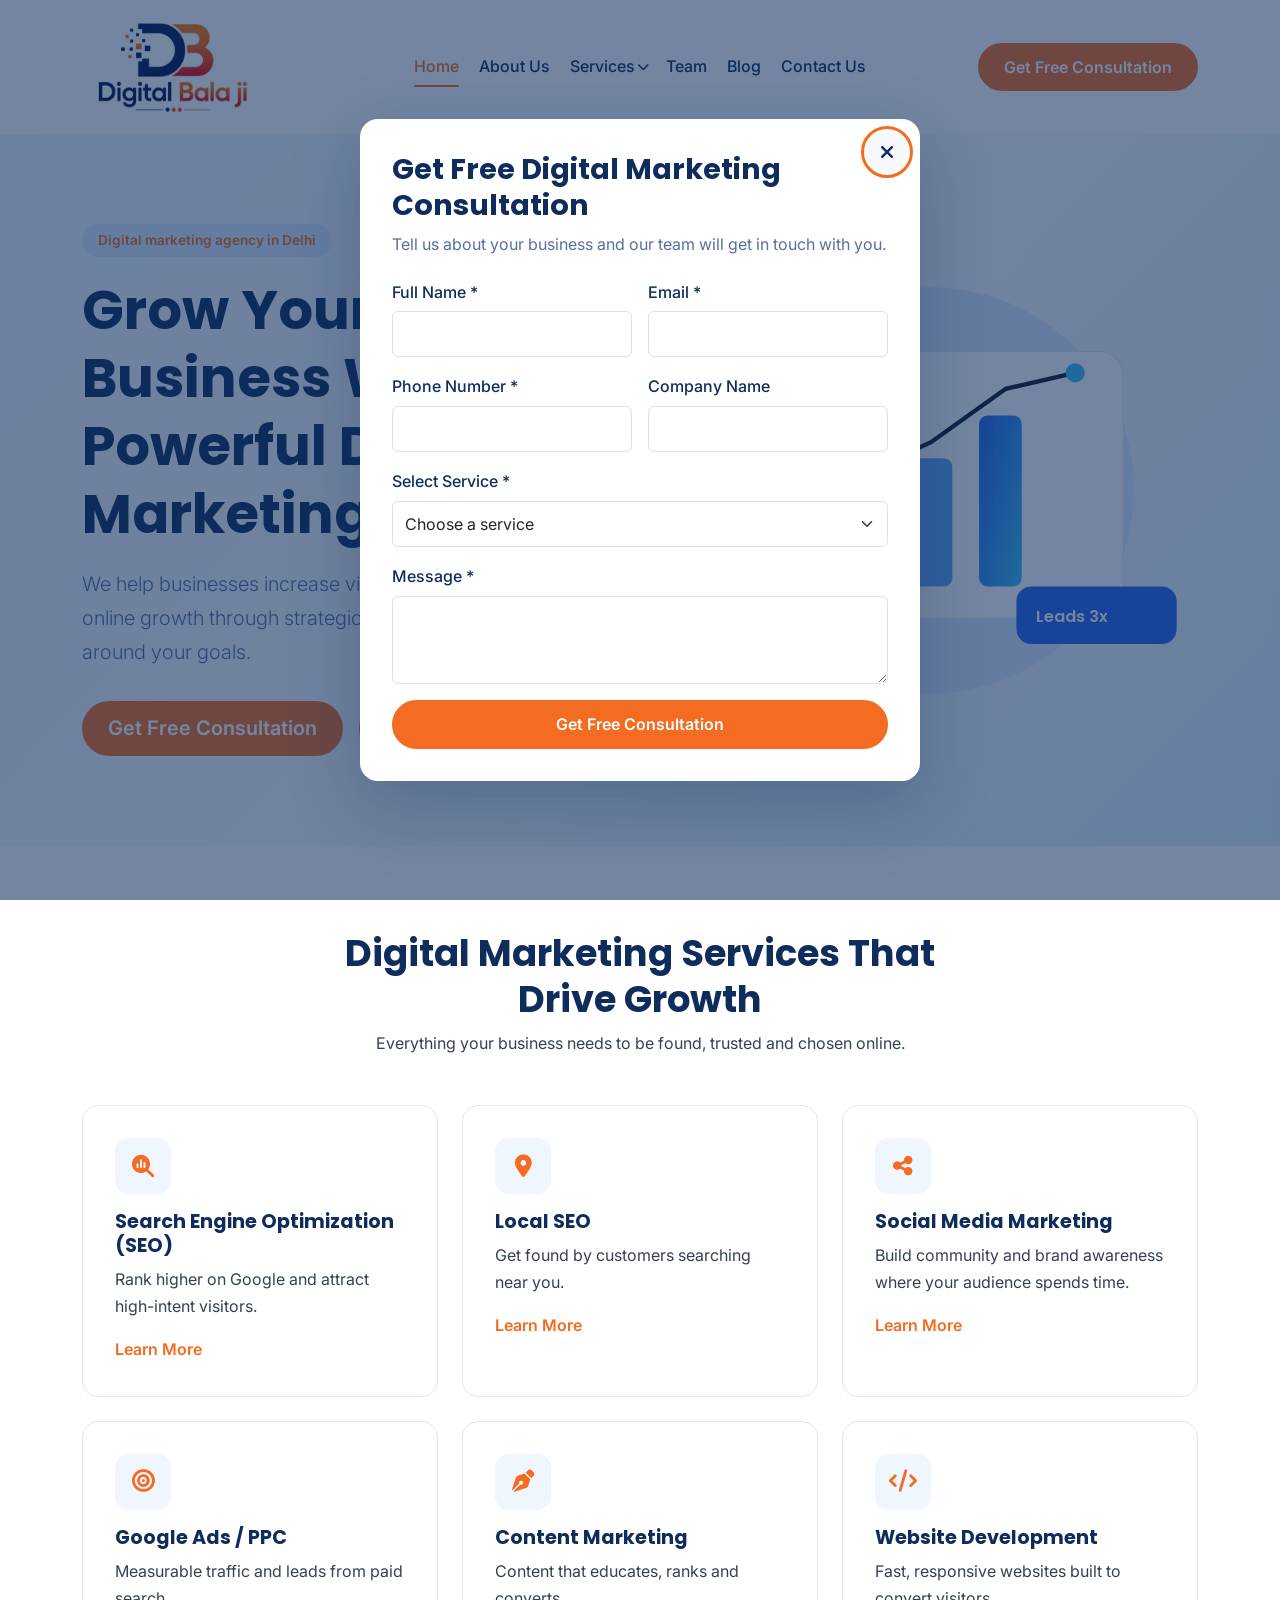
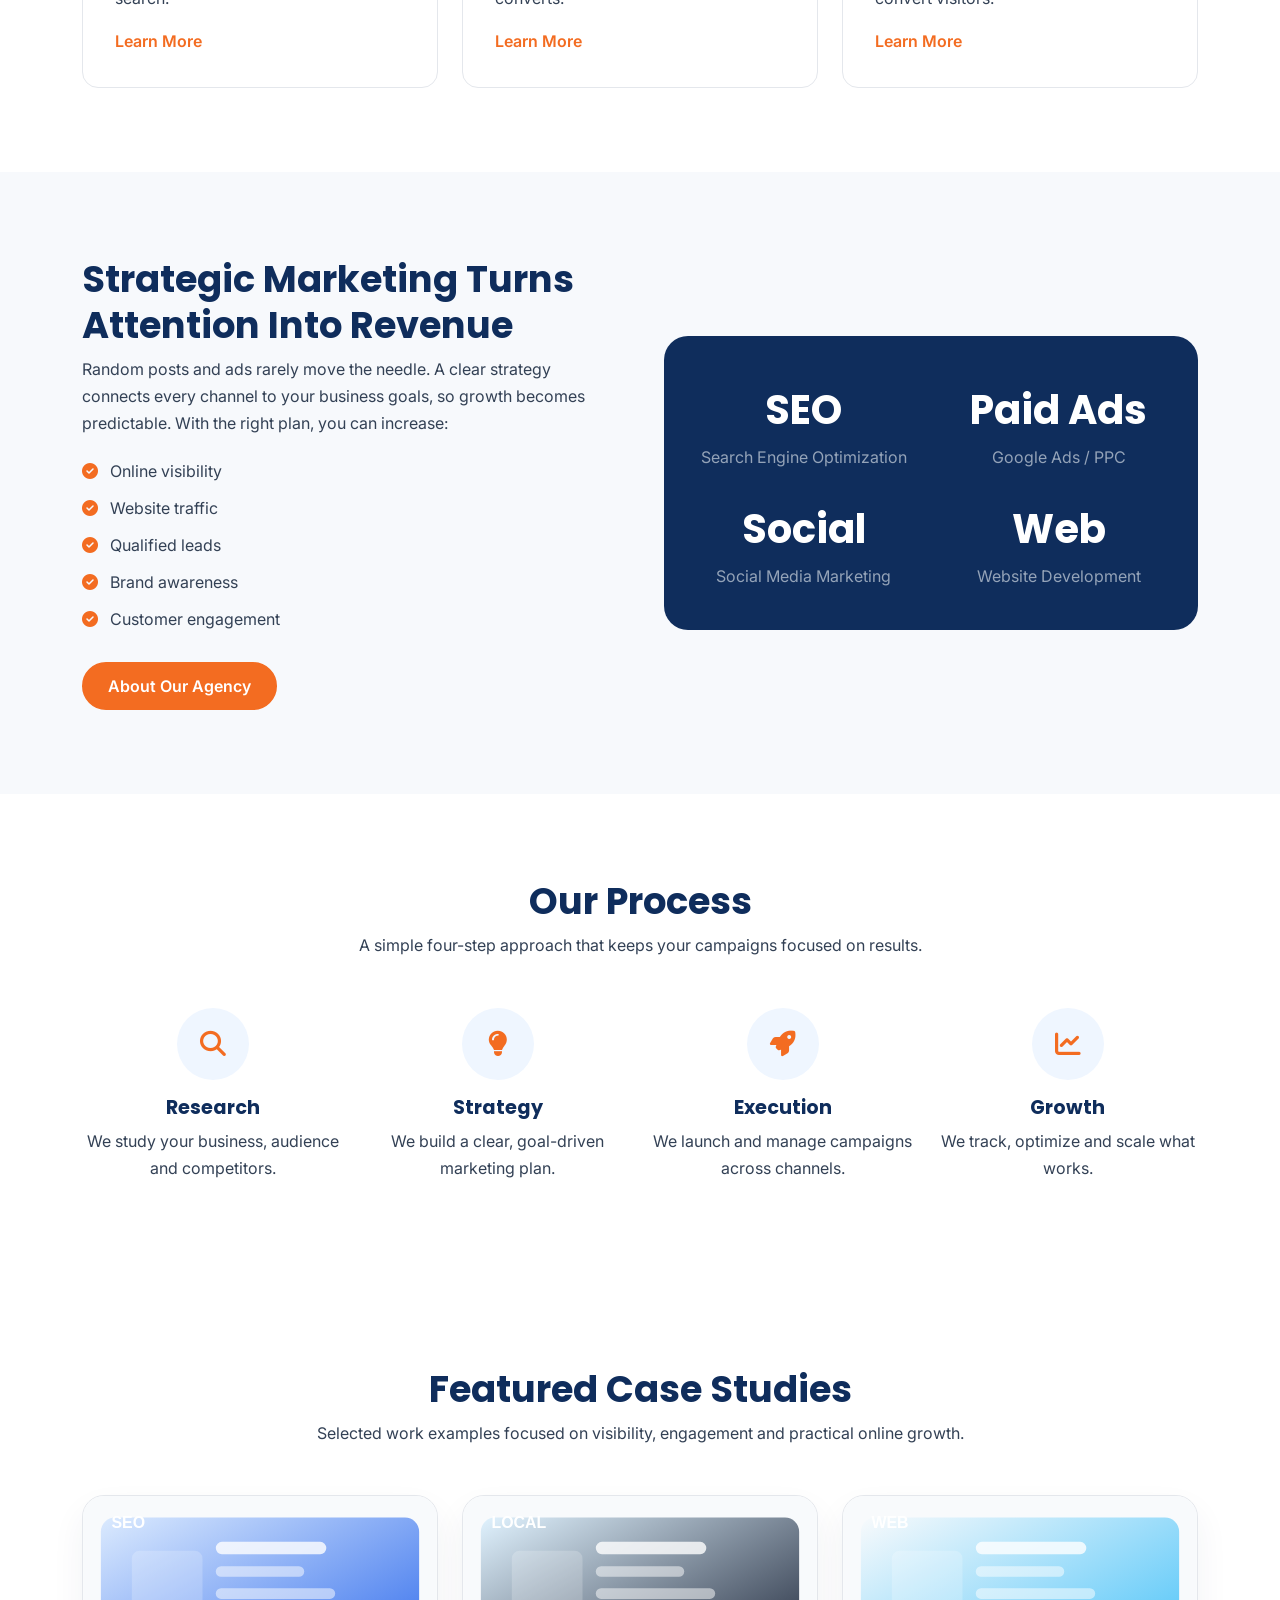
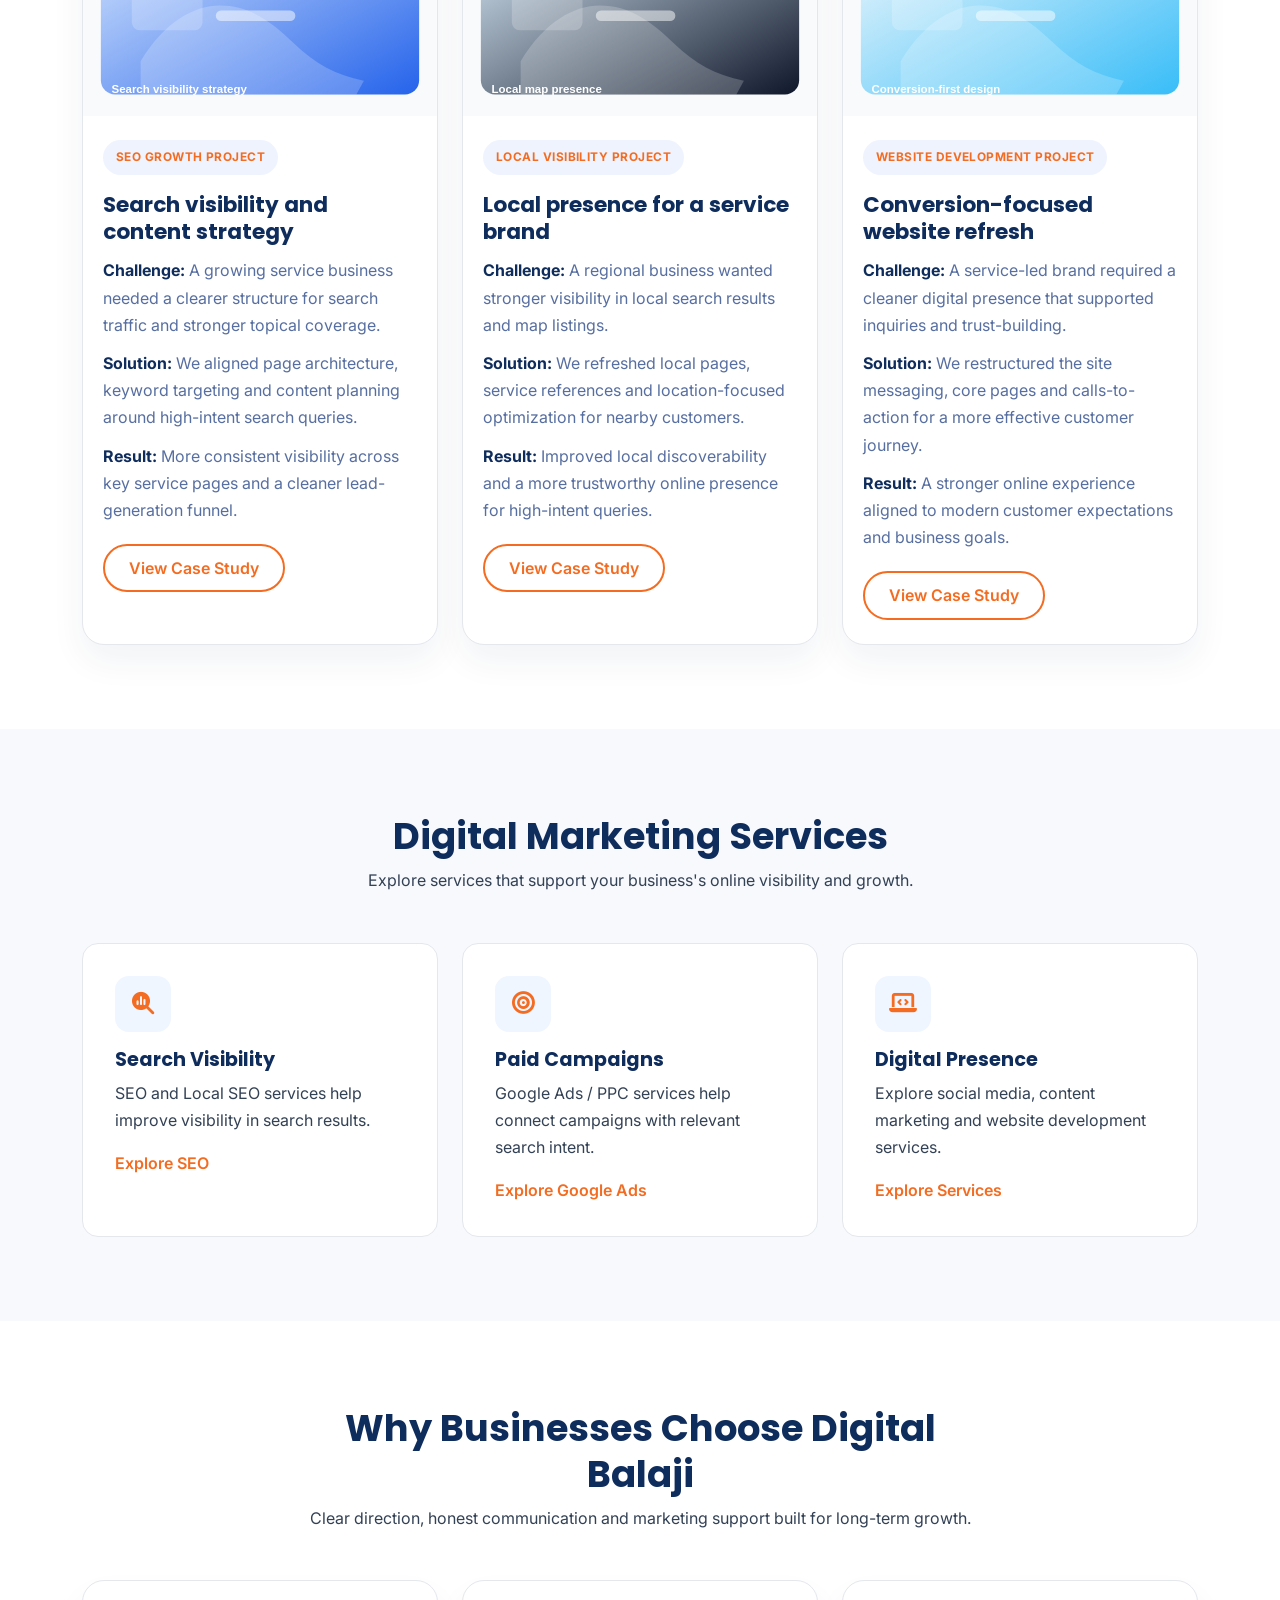
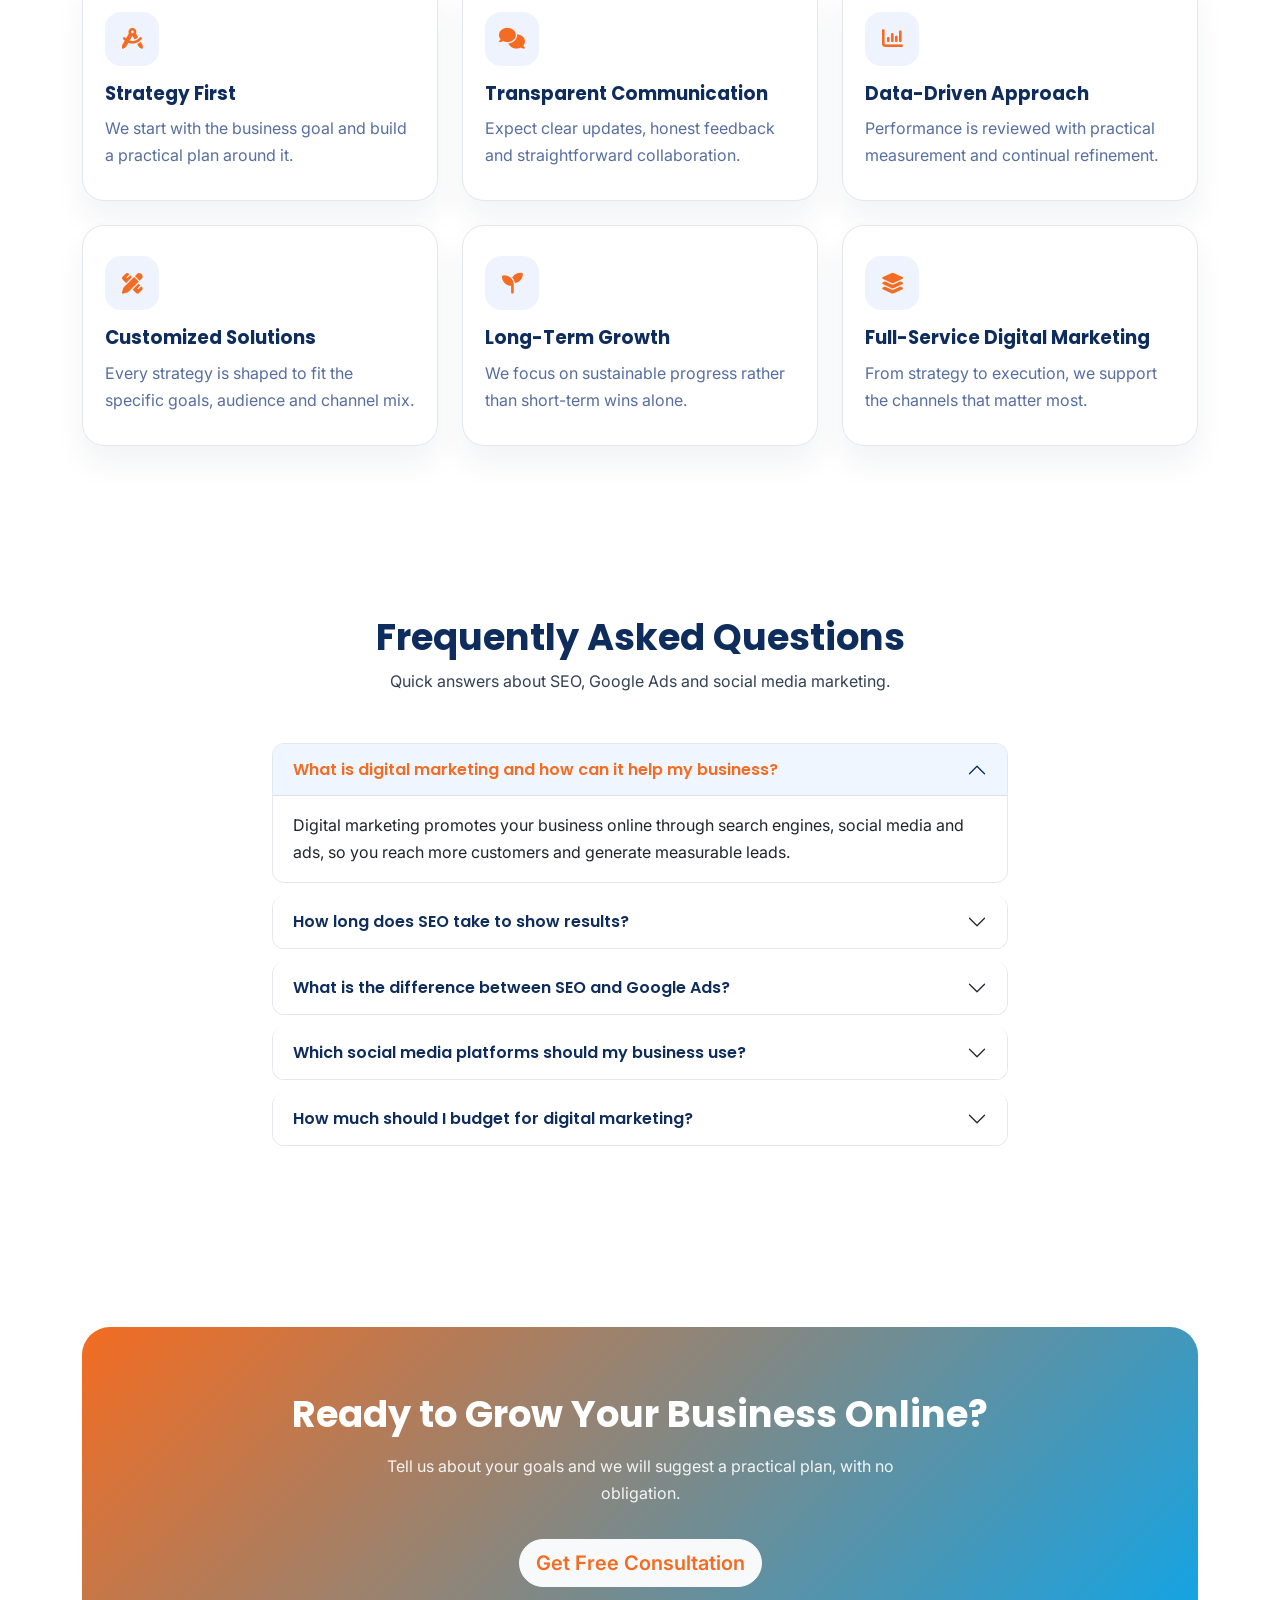
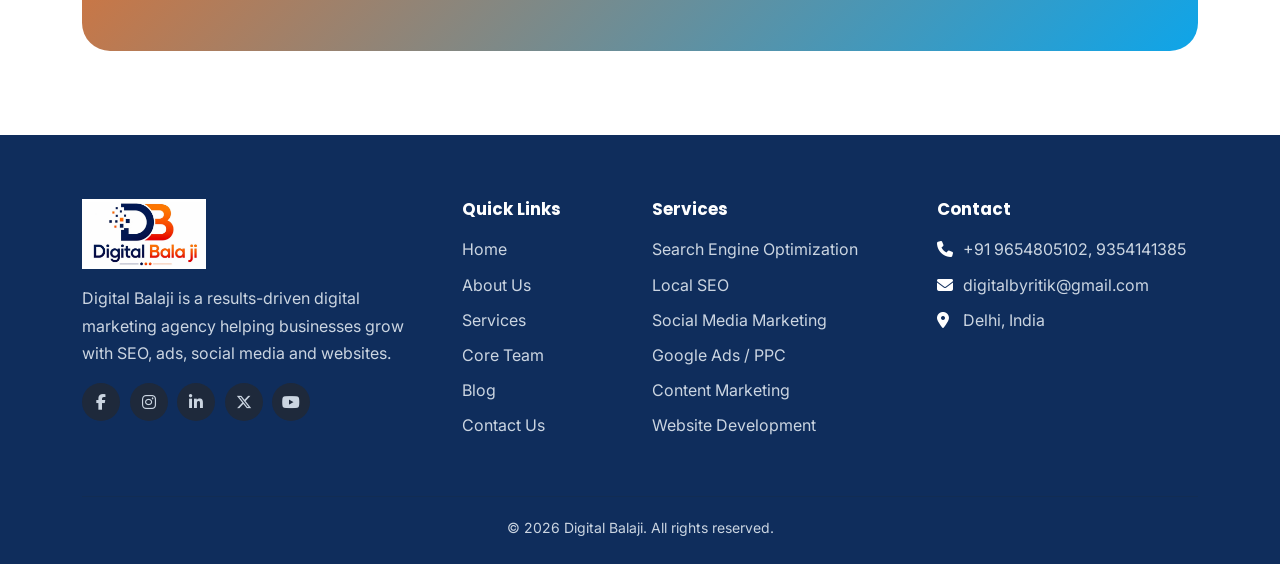
<file: index.html>
<!DOCTYPE html>
<html lang="en">

<head>
    <!-- Google tag (gtag.js) -->
<script async src="https://www.googletagmanager.com/gtag/js?id=G-68JZRBQSYX"></script>
<script>
  window.dataLayer = window.dataLayer || [];
  function gtag(){dataLayer.push(arguments);}
  gtag('js', new Date());

  gtag('config', 'G-68JZRBQSYX');
</script>
    <meta charset="utf-8">
    <meta name="viewport" content="width=device-width,initial-scale=1">
    <title>Digital Marketing Agency in Delhi | Digital Balaji</title>
    <link rel="icon" type="image/png" href="favicon.png">
    <link rel="icon" type="image/x-icon" href="favicon.ico">
    <link rel="manifest" href="site.webmanifest">
    <meta name="description"
        content="Digital Balaji helps businesses grow with SEO, Local SEO, Google Ads, social media marketing, content and website development. Get a free consultation.">
    <link rel="canonical" href="https://codewithritik0.github.io/Digital-Balaji/">
    <meta property="og:type" content="website">
    <meta property="og:title" content="Digital Marketing Agency in Delhi | Digital Balaji">
    <meta property="og:description"
        content="Digital Balaji helps businesses grow with SEO, Local SEO, Google Ads, social media marketing, content and website development. Get a free consultation.">
    <meta property="og:url" content="https://codewithritik0.github.io/Digital-Balaji/">
    <meta name="theme-color" content="#2563EB">
    <link rel="preconnect" href="https://fonts.googleapis.com">
    <link rel="preconnect" href="https://fonts.gstatic.com" crossorigin>
    <link
        href="https://fonts.googleapis.com/css2?family=Inter:wght@400;500;600&family=Poppins:wght@600;700&display=swap"
        rel="stylesheet">
    <link href="https://cdn.jsdelivr.net/npm/bootstrap@5.3.3/dist/css/bootstrap.min.css" rel="stylesheet">
    <link href="https://cdnjs.cloudflare.com/ajax/libs/font-awesome/6.5.2/css/all.min.css" rel="stylesheet">
    <link href="css/style.css" rel="stylesheet">
    <noscript>
        <style>
            .reveal {
                opacity: 1;
                transform: none
            }
        </style>
    </noscript>
    <script
        type="application/ld+json">{"@context":"https://schema.org","@type":"Organization","name":"Digital Balaji","url":"https://codewithritik0.github.io/Digital-Balaji/","email":"digitalbyritik@gmail.com","telephone":["9354141385","9654805102"]}</script>
</head>

<body>
    <a class="visually-hidden-focusable" href="#main">Skip to content</a>
    <header>
        <nav class="navbar navbar-expand-lg sticky-top" aria-label="Main navigation">
            <div class="container">
                <!-- LOGO: edit the name/icon here, or swap the <i> for an <img src="images/logo.svg" alt="Digital Balaji logo"> -->
                <a class="navbar-brand" href="index.html"><img src="logo/logo.png" alt="Digital Balaji" height="100px">
                </a>
                <button class="navbar-toggler border-0" type="button" data-bs-toggle="collapse" data-bs-target="#menu"
                    aria-controls="menu" aria-expanded="false" aria-label="Toggle navigation"><span
                        class="navbar-toggler-icon"></span></button>
                <div class="collapse navbar-collapse" id="menu">
                    <ul class="navbar-nav ms-auto align-items-lg-center gap-lg-1">
                        <li class="nav-item"><a class="nav-link active" href="index.html" aria-current="page">Home</a>
                        </li>
                        <li class="nav-item"><a class="nav-link" href="about.html">About Us</a></li>
                        <li class="nav-item services-nav-item">
                            <a class="nav-link services-nav-link" href="services.html">Services</a>
                            <button class="nav-link services-dropdown-toggle" type="button"
                                aria-label="Toggle Services submenu" aria-expanded="false"
                                aria-controls="services-dropdown-menu">
                                <i class="fa-solid fa-chevron-down" aria-hidden="true"></i>
                            </button>
                            <div class="services-dropdown" id="services-dropdown-menu">
                                <div class="services-dropdown-inner">
                                    <div class="services-dropdown-header">
                                        <h3>Our Digital Marketing Services</h3>
                                        <p>Explore our services designed to help your business grow online.</p>
                                    </div>
                                    <div class="services-dropdown-grid">
                                        <a class="service-dropdown-item" href="seo.html">
                                            <span class="service-dropdown-icon"><i
                                                    class="fa-solid fa-magnifying-glass-chart"
                                                    aria-hidden="true"></i></span>
                                            <span class="service-dropdown-content"><strong>Search Engine
                                                    Optimization</strong><small>Improve your Google visibility and grow
                                                    qualified organic traffic.</small></span>
                                        </a>
                                        <a class="service-dropdown-item" href="local-seo.html">
                                            <span class="service-dropdown-icon"><i class="fa-solid fa-location-dot"
                                                    aria-hidden="true"></i></span>
                                            <span class="service-dropdown-content"><strong>Local SEO</strong><small>Get
                                                    discovered by customers searching for businesses near
                                                    them.</small></span>
                                        </a>
                                        <a class="service-dropdown-item" href="social-media.html">
                                            <span class="service-dropdown-icon"><i class="fa-brands fa-instagram"
                                                    aria-hidden="true"></i></span>
                                            <span class="service-dropdown-content"><strong>Social Media
                                                    Marketing</strong><small>Build your brand and engage your audience
                                                    across social platforms.</small></span>
                                        </a>
                                        <a class="service-dropdown-item" href="google-ads.html">
                                            <span class="service-dropdown-icon"><i class="fa-solid fa-bullseye"
                                                    aria-hidden="true"></i></span>
                                            <span class="service-dropdown-content"><strong>Google Ads /
                                                    PPC</strong><small>Reach high-intent customers with targeted paid
                                                    advertising.</small></span>
                                        </a>
                                        <a class="service-dropdown-item" href="content.html">
                                            <span class="service-dropdown-icon"><i class="fa-solid fa-newspaper"
                                                    aria-hidden="true"></i></span>
                                            <span class="service-dropdown-content"><strong>Content
                                                    Marketing</strong><small>Create useful content that attracts,
                                                    educates and converts.</small></span>
                                        </a>
                                        <a class="service-dropdown-item" href="web-dev.html">
                                            <span class="service-dropdown-icon"><i class="fa-solid fa-laptop-code"
                                                    aria-hidden="true"></i></span>
                                            <span class="service-dropdown-content"><strong>Website
                                                    Development</strong><small>Build fast, responsive and
                                                    conversion-focused business websites.</small></span>
                                        </a>
                                    </div>
                                    <div class="services-dropdown-cta">
                                        <span>Need help choosing the right service?</span>
                                        <a class="btn btn-ghost btn-sm" href="services.html">View All Services</a>
                                    </div>
                                </div>
                            </div>
                        </li>
                        <li class="nav-item"><a class="nav-link" href="team.html">Team</a></li>
                        <li class="nav-item"><a class="nav-link" href="blog.html">Blog</a></li>
                        <li class="nav-item"><a class="nav-link" href="contact.html">Contact Us</a></li>
                    </ul>
                    <a class="btn btn-brand ms-lg-3 mt-3 mt-lg-0" href="contact.html">Get Free Consultation</a>
                </div>
            </div>
        </nav>
    </header>
    <main id="main">

        <section class="hero">
            <div class="container">
                <div class="row align-items-center g-5">
                    <div class="col-lg-6"><span class="badge-soft">Digital marketing agency in Delhi</span>
                        <h1>Grow Your Business With Powerful Digital Marketing</h1>
                        <p class="lead">We help businesses increase visibility, traffic, leads and online growth through
                            strategic digital marketing built around your goals.</p>
                        <div class="d-flex flex-wrap gap-3"><a class="btn btn-brand btn-lg" href="contact.html">Get Free
                                Consultation</a><a class="btn btn-ghost btn-lg" href="services.html">Explore Our
                                Services</a></div>
                    </div>
                    <div class="col-lg-6"><svg viewBox="0 0 500 420" class="w-100" role="img"
                            aria-label="Illustration of a marketing dashboard with rising growth chart">
                            <defs>
                                <linearGradient id="hg" x1="0" y1="0" x2="1" y2="1">
                                    <stop offset="0" stop-color="#2563EB" />
                                    <stop offset="1" stop-color="#38BDF8" />
                                </linearGradient>
                            </defs>
                            <circle cx="250" cy="210" r="190" fill="#DBEAFE" />
                            <rect x="70" y="80" width="360" height="250" rx="22" fill="#fff" stroke="#E2E8F0" />
                            <rect x="100" y="250" width="40" height="50" rx="8" fill="#BFDBFE" />
                            <rect x="165" y="215" width="40" height="85" rx="8" fill="#93C5FD" />
                            <rect x="230" y="180" width="40" height="120" rx="8" fill="#60A5FA" />
                            <rect x="295" y="140" width="40" height="160" rx="8" fill="url(#hg)" />
                            <polyline points="105,235 185,195 250,165 320,115 385,100" fill="none" stroke="#0F172A"
                                stroke-width="4" stroke-linecap="round" />
                            <circle cx="385" cy="100" r="9" fill="#38BDF8" />
                            <rect x="20" y="40" width="150" height="54" rx="14" fill="#0F172A" /><text x="38" y="73"
                                fill="#fff" font-size="15" font-family="Poppins,sans-serif" font-weight="600">+248%
                                Traffic</text>
                            <rect x="330" y="300" width="150" height="54" rx="14" fill="#2563EB" /><text x="348" y="333"
                                fill="#fff" font-size="15" font-family="Poppins,sans-serif" font-weight="600">Leads
                                3x</text>
                        </svg></div>
                </div>
            </div>
        </section>
        <section>
            <div class="container">
                <div class="section-title">
                    <h2>Digital Marketing Services That Drive Growth</h2>
                    <p>Everything your business needs to be found, trusted and chosen online.</p>
                </div>
                <div class="row g-4 ">
                    <div class="col-md-6 col-lg-4">
                        <div class="card-c">
                            <div class="icon-box"><i class="fa-solid fa-magnifying-glass-chart"></i></div>
                            <h3>Search Engine Optimization (SEO)</h3>
                            <p>Rank higher on Google and attract high-intent visitors.</p><a href="services.html#seo"
                                class="learn">Learn More</a>
                        </div>
                    </div>
                    <div class="col-md-6 col-lg-4">
                        <div class="card-c">
                            <div class="icon-box"><i class="fa-solid fa-location-dot"></i></div>
                            <h3>Local SEO</h3>
                            <p>Get found by customers searching near you.</p><a href="services.html#local-seo"
                                class="learn">Learn More</a>
                        </div>
                    </div>
                    <div class="col-md-6 col-lg-4">
                        <div class="card-c">
                            <div class="icon-box"><i class="fa-solid fa-share-nodes"></i></div>
                            <h3>Social Media Marketing</h3>
                            <p>Build community and brand awareness where your audience spends time.</p><a
                                href="services.html#social-media" class="learn">Learn More</a>
                        </div>
                    </div>
                    <div class="col-md-6 col-lg-4">
                        <div class="card-c">
                            <div class="icon-box"><i class="fa-solid fa-bullseye"></i></div>
                            <h3>Google Ads / PPC</h3>
                            <p>Measurable traffic and leads from paid search.</p><a href="services.html#google-ads"
                                class="learn">Learn More</a>
                        </div>
                    </div>
                    <div class="col-md-6 col-lg-4">
                        <div class="card-c">
                            <div class="icon-box"><i class="fa-solid fa-pen-nib"></i></div>
                            <h3>Content Marketing</h3>
                            <p>Content that educates, ranks and converts.</p><a href="services.html#content"
                                class="learn">Learn More</a>
                        </div>
                    </div>
                    <div class="col-md-6 col-lg-4">
                        <div class="card-c">
                            <div class="icon-box"><i class="fa-solid fa-code"></i></div>
                            <h3>Website Development</h3>
                            <p>Fast, responsive websites built to convert visitors.</p><a href="services.html#web-dev"
                                class="learn">Learn More</a>
                        </div>
                    </div>
                </div>
            </div>
        </section>
        <section class="bg-soft">
            <div class="container">
                <div class="row align-items-center g-5">
                    <div class="col-lg-6">
                        <h2>Strategic Marketing Turns Attention Into Revenue</h2>
                        <p>Random posts and ads rarely move the needle. A clear strategy connects every channel to your
                            business goals, so growth becomes predictable. With the right plan, you can increase:</p>
                        <ul class="check-list">
                            <li><i class="fa-solid fa-circle-check"></i> Online visibility</li>
                            <li><i class="fa-solid fa-circle-check"></i> Website traffic</li>
                            <li><i class="fa-solid fa-circle-check"></i> Qualified leads</li>
                            <li><i class="fa-solid fa-circle-check"></i> Brand awareness</li>
                            <li><i class="fa-solid fa-circle-check"></i> Customer engagement</li>
                        </ul><a class="btn btn-brand mt-2" href="about.html">About Our Agency</a>
                    </div>
                    <div class="col-lg-6">
                        <div class="stats-panel">
                            <div class="row g-4 text-center">
                                <div class="col-6 stat">
                                    <div><span class="stat-num">SEO</span></div>
                                    <p>Search Engine Optimization</p>
                                </div>
                                <div class="col-6 stat">
                                    <div><span class="stat-num">Paid Ads</span></div>
                                    <p>Google Ads / PPC</p>
                                </div>
                                <div class="col-6 stat">
                                    <div><span class="stat-num">Social</span></div>
                                    <p>Social Media Marketing</p>
                                </div>
                                <div class="col-6 stat">
                                    <div><span class="stat-num">Web</span></div>
                                    <p>Website Development</p>
                                </div>
                            </div>
                        </div>
                    </div>
                </div>
            </div>
        </section>
        <section>
            <div class="container">
                <div class="section-title">
                    <h2>Our Process</h2>
                    <p>A simple four-step approach that keeps your campaigns focused on results.</p>
                </div>
                <div class="row g-4 reveal">
                    <div class="col-sm-6 col-lg-3">
                        <div class="step">
                            <div class="step-icon"><i class="fa-solid fa-magnifying-glass"></i></div>
                            <h3>Research</h3>
                            <p>We study your business, audience and competitors.</p>
                        </div>
                    </div>
                    <div class="col-sm-6 col-lg-3">
                        <div class="step">
                            <div class="step-icon"><i class="fa-solid fa-lightbulb"></i></div>
                            <h3>Strategy</h3>
                            <p>We build a clear, goal-driven marketing plan.</p>
                        </div>
                    </div>
                    <div class="col-sm-6 col-lg-3">
                        <div class="step">
                            <div class="step-icon"><i class="fa-solid fa-rocket"></i></div>
                            <h3>Execution</h3>
                            <p>We launch and manage campaigns across channels.</p>
                        </div>
                    </div>
                    <div class="col-sm-6 col-lg-3">
                        <div class="step">
                            <div class="step-icon"><i class="fa-solid fa-chart-line"></i></div>
                            <h3>Growth</h3>
                            <p>We track, optimize and scale what works.</p>
                        </div>
                    </div>
                </div>
            </div>
        </section>
        <section class="case-studies-section">
            <div class="container">
                <div class="section-title">
                    <h2>Featured Case Studies</h2>
                    <p>Selected work examples focused on visibility, engagement and practical online growth.</p>
                </div>
                <div class="row g-4 reveal">
                    <div class="col-md-6 col-xl-4">
                        <article class="case-study-card">
                            <div class="case-study-card__media">
                                <img src="images/case-studies/seo-growth.svg" alt="SEO growth project preview"
                                    loading="lazy">
                            </div>
                            <div class="case-study-card__body">
                                <span class="case-study-tag">SEO Growth Project</span>
                                <h3>Search visibility and content strategy</h3>
                                <p><strong>Challenge:</strong> A growing service business needed a clearer structure for
                                    search traffic and stronger topical coverage.</p>
                                <p><strong>Solution:</strong> We aligned page architecture, keyword targeting and
                                    content planning around high-intent search queries.</p>
                                <p><strong>Result:</strong> More consistent visibility across key service pages and a
                                    cleaner lead-generation funnel.</p>
                                <a class="btn btn-ghost mt-2" href="services.html#seo">View Case Study</a>
                            </div>
                        </article>
                    </div>
                    <div class="col-md-6 col-xl-4">
                        <article class="case-study-card">
                            <div class="case-study-card__media">
                                <img src="images/case-studies/local-visibility.svg"
                                    alt="Local visibility project preview" loading="lazy">
                            </div>
                            <div class="case-study-card__body">
                                <span class="case-study-tag">Local Visibility Project</span>
                                <h3>Local presence for a service brand</h3>
                                <p><strong>Challenge:</strong> A regional business wanted stronger visibility in local
                                    search results and map listings.</p>
                                <p><strong>Solution:</strong> We refreshed local pages, service references and
                                    location-focused optimization for nearby customers.</p>
                                <p><strong>Result:</strong> Improved local discoverability and a more trustworthy online
                                    presence for high-intent queries.</p>
                                <a class="btn btn-ghost mt-2" href="services.html#local-seo">View Case Study</a>
                            </div>
                        </article>
                    </div>
                    <div class="col-md-6 col-xl-4">
                        <article class="case-study-card">
                            <div class="case-study-card__media">
                                <img src="images/case-studies/website-dev.svg" alt="Website development project preview"
                                    loading="lazy">
                            </div>
                            <div class="case-study-card__body">
                                <span class="case-study-tag">Website Development Project</span>
                                <h3>Conversion-focused website refresh</h3>
                                <p><strong>Challenge:</strong> A service-led brand required a cleaner digital presence
                                    that supported inquiries and trust-building.</p>
                                <p><strong>Solution:</strong> We restructured the site messaging, core pages and
                                    calls-to-action for a more effective customer journey.</p>
                                <p><strong>Result:</strong> A stronger online experience aligned to modern customer
                                    expectations and business goals.</p>
                                <a class="btn btn-ghost mt-2" href="services.html#web-dev">View Case Study</a>
                            </div>
                        </article>
                    </div>
                </div>
            </div>
        </section>
        <section class="bg-soft">
            <div class="container">
                <div class="section-title">
                    <h2>Digital Marketing Services</h2>
                    <p>Explore services that support your business's online visibility and growth.</p>
                </div>
                <div class="row g-4">
                    <div class="col-md-6 col-lg-4">
                        <article class="card-c h-100">
                            <div class="icon-box"><i class="fa-solid fa-magnifying-glass-chart" aria-hidden="true"></i>
                            </div>
                            <h3>Search Visibility</h3>
                            <p>SEO and Local SEO services help improve visibility in search results.</p>
                            <a class="learn" href="seo.html">Explore SEO</a>
                        </article>
                    </div>
                    <div class="col-md-6 col-lg-4">
                        <article class="card-c h-100">
                            <div class="icon-box"><i class="fa-solid fa-bullseye" aria-hidden="true"></i></div>
                            <h3>Paid Campaigns</h3>
                            <p>Google Ads / PPC services help connect campaigns with relevant search intent.</p>
                            <a class="learn" href="google-ads.html">Explore Google Ads</a>
                        </article>
                    </div>
                    <div class="col-md-6 col-lg-4">
                        <article class="card-c h-100">
                            <div class="icon-box"><i class="fa-solid fa-laptop-code" aria-hidden="true"></i></div>
                            <h3>Digital Presence</h3>
                            <p>Explore social media, content marketing and website development services.</p>
                            <a class="learn" href="services.html">Explore Services</a>
                        </article>
                    </div>
                </div>
            </div>
        </section>
        <section>
            <div class="container">
                <div class="section-title">
                    <h2>Why Businesses Choose Digital Balaji</h2>
                    <p>Clear direction, honest communication and marketing support built for long-term growth.</p>
                </div>
                <div class="row g-4 reveal">
                    <div class="col-md-6 col-lg-4">
                        <div class="why-card">
                            <div class="why-card__icon"><i class="fa-solid fa-compass-drafting"></i></div>
                            <h3>Strategy First</h3>
                            <p>We start with the business goal and build a practical plan around it.</p>
                        </div>
                    </div>
                    <div class="col-md-6 col-lg-4">
                        <div class="why-card">
                            <div class="why-card__icon"><i class="fa-solid fa-comments"></i></div>
                            <h3>Transparent Communication</h3>
                            <p>Expect clear updates, honest feedback and straightforward collaboration.</p>
                        </div>
                    </div>
                    <div class="col-md-6 col-lg-4">
                        <div class="why-card">
                            <div class="why-card__icon"><i class="fa-solid fa-chart-column"></i></div>
                            <h3>Data-Driven Approach</h3>
                            <p>Performance is reviewed with practical measurement and continual refinement.</p>
                        </div>
                    </div>
                    <div class="col-md-6 col-lg-4">
                        <div class="why-card">
                            <div class="why-card__icon"><i class="fa-solid fa-pen-ruler"></i></div>
                            <h3>Customized Solutions</h3>
                            <p>Every strategy is shaped to fit the specific goals, audience and channel mix.</p>
                        </div>
                    </div>
                    <div class="col-md-6 col-lg-4">
                        <div class="why-card">
                            <div class="why-card__icon"><i class="fa-solid fa-seedling"></i></div>
                            <h3>Long-Term Growth</h3>
                            <p>We focus on sustainable progress rather than short-term wins alone.</p>
                        </div>
                    </div>
                    <div class="col-md-6 col-lg-4">
                        <div class="why-card">
                            <div class="why-card__icon"><i class="fa-solid fa-layer-group"></i></div>
                            <h3>Full-Service Digital Marketing</h3>
                            <p>From strategy to execution, we support the channels that matter most.</p>
                        </div>
                    </div>
                </div>
            </div>
        </section>
        <section>
            <div class="container">
                <div class="row justify-content-center">
                    <div class="col-lg-8">
                        <div class="section-title">
                            <h2>Frequently Asked Questions</h2>
                            <p>Quick answers about SEO, Google Ads and social media marketing.</p>
                        </div>
                        <div class="accordion" id="faq">
                            <div class="accordion-item">
                                <h3 class="accordion-header"><button class="accordion-button" type="button"
                                        data-bs-toggle="collapse" data-bs-target="#f0" aria-expanded="true"
                                        aria-controls="f0">What is digital marketing and how can it help my
                                        business?</button></h3>
                                <div id="f0" class="accordion-collapse collapse show" data-bs-parent="#faq">
                                    <div class="accordion-body">Digital marketing promotes your business online through
                                        search engines, social media and ads, so you reach more customers and generate
                                        measurable leads.</div>
                                </div>
                            </div>
                            <div class="accordion-item">
                                <h3 class="accordion-header"><button class="accordion-button collapsed" type="button"
                                        data-bs-toggle="collapse" data-bs-target="#f1" aria-expanded="false"
                                        aria-controls="f1">How long does SEO take to show results?</button></h3>
                                <div id="f1" class="accordion-collapse collapse" data-bs-parent="#faq">
                                    <div class="accordion-body">SEO is a long-term strategy. Most businesses see early
                                        gains in 3 to 6 months, with stronger results building over time.</div>
                                </div>
                            </div>
                            <div class="accordion-item">
                                <h3 class="accordion-header"><button class="accordion-button collapsed" type="button"
                                        data-bs-toggle="collapse" data-bs-target="#f2" aria-expanded="false"
                                        aria-controls="f2">What is the difference between SEO and Google Ads?</button>
                                </h3>
                                <div id="f2" class="accordion-collapse collapse" data-bs-parent="#faq">
                                    <div class="accordion-body">SEO earns free organic rankings over time, while Google
                                        Ads buys immediate visibility. Many businesses use both together.</div>
                                </div>
                            </div>
                            <div class="accordion-item">
                                <h3 class="accordion-header"><button class="accordion-button collapsed" type="button"
                                        data-bs-toggle="collapse" data-bs-target="#f3" aria-expanded="false"
                                        aria-controls="f3">Which social media platforms should my business use?</button>
                                </h3>
                                <div id="f3" class="accordion-collapse collapse" data-bs-parent="#faq">
                                    <div class="accordion-body">It depends on your audience. We research where your
                                        customers spend time and focus on the platforms that deliver results.</div>
                                </div>
                            </div>
                            <div class="accordion-item">
                                <h3 class="accordion-header"><button class="accordion-button collapsed" type="button"
                                        data-bs-toggle="collapse" data-bs-target="#f4" aria-expanded="false"
                                        aria-controls="f4">How much should I budget for digital marketing?</button></h3>
                                <div id="f4" class="accordion-collapse collapse" data-bs-parent="#faq">
                                    <div class="accordion-body">Budgets depend on your goals and competition. We
                                        recommend a plan after a free consultation.</div>
                                </div>
                            </div>
                        </div>
                    </div>
                </div>
            </div>
        </section>
        <section>
            <div class="container">
                <div class="cta-band">
                    <h2>Ready to Grow Your Business Online?</h2>
                    <p>Tell us about your goals and we will suggest a practical plan, with no obligation.</p><a
                        class="btn btn-light btn-lg rounded-pill fw-semibold" href="contact.html">Get Free
                        Consultation</a>
                </div>
            </div>
        </section>
    </main>
    <footer class="site-footer">
        <div class="container">
            <div class="row g-4">
                <div class="col-lg-4"><a class="navbar-brand" href="index.html"><img src="logo/logo.png" alt=""
                            height="70px"></a>
                    <p class="mt-3">Digital Balaji is a results-driven digital marketing agency helping businesses grow
                        with SEO, ads, social media and websites.</p>
                    <!-- SOCIAL LINKS: replace each # with your profile URL -->
                    <div class="social"><a href="#" aria-label="Facebook"><i class="fa-brands fa-facebook-f"></i></a><a
                            href="#" aria-label="Instagram"><i class="fa-brands fa-instagram"></i></a><a href="#"
                            aria-label="LinkedIn"><i class="fa-brands fa-linkedin-in"></i></a><a href="#"
                            aria-label="X (Twitter)"><i class="fa-brands fa-x-twitter"></i></a><a href="#"
                            aria-label="YouTube"><i class="fa-brands fa-youtube"></i></a></div>
                </div>
                <div class="col-6 col-lg-2">
                    <h2>Quick Links</h2>
                    <ul class="list-unstyled">
                        <li><a href="index.html">Home</a></li>
                        <li><a href="about.html">About Us</a></li>
                        <li><a href="services.html">Services</a></li>
                        <li><a href="team.html">Core Team</a></li>
                        <li><a href="blog.html">Blog</a></li>
                        <li><a href="contact.html">Contact Us</a></li>
                    </ul>
                </div>
                <div class="col-6 col-lg-3">
                    <h2>Services</h2>
                    <ul class="list-unstyled">
                        <li><a href="seo.html">Search Engine Optimization</a></li>
                        <li><a href="local-seo.html">Local SEO</a></li>
                        <li><a href="social-media.html">Social Media Marketing</a></li>
                        <li><a href="google-ads.html">Google Ads / PPC</a></li>
                        <li><a href="content.html">Content Marketing</a></li>
                        <li><a href="web-dev.html">Website Development</a></li>
                    </ul>
                </div>
                <div class="col-lg-3">
                    <h2>Contact</h2>
                    <ul class="list-unstyled">
                        <li><i class="fa-solid fa-phone"></i> <a href="tel:9654805102">+91 9654805102</a>, <a
                                href="tel:9354141385">9354141385</a></li>
                        <li><i class="fa-solid fa-envelope"></i> <a
                                href="mailto:digitalbyritik@gmail.com">digitalbyritik@gmail.com</a></li>
                        <li><i class="fa-solid fa-location-dot"></i> Delhi, India</li>
                    </ul>
                </div>
            </div>
            <hr>
            <p class="text-center small mb-0">&copy; <span class="js-year">2026</span> Digital Balaji. All rights
                reserved.</p>
        </div>
    </footer>
    <div class="consultation-popup" aria-hidden="true">
        <section class="consultation-popup__panel" role="dialog" aria-modal="true"
            aria-labelledby="consultationPopupTitle" aria-describedby="consultationPopupDescription" tabindex="-1">
            <button class="consultation-popup__close" type="button" aria-label="Close consultation form">
                <i class="fa-solid fa-xmark" aria-hidden="true"></i>
            </button>
            <h2 id="consultationPopupTitle">Get Free Digital Marketing Consultation</h2>
            <p id="consultationPopupDescription">Tell us about your business and our team will get in touch with you.
            </p>
            <form class="consultation-popup__form" data-validate novalidate>
                <div class="row g-3">
                    <div class="col-md-6">
                        <label class="form-label" for="popupName">Full Name *</label>
                        <input class="form-control" id="popupName" name="name" type="text" autocomplete="name" required>
                        <div class="invalid-feedback">Please enter your full name.</div>
                    </div>
                    <div class="col-md-6">
                        <label class="form-label" for="popupEmail">Email *</label>
                        <input class="form-control" id="popupEmail" name="email" type="email" autocomplete="email"
                            required>
                        <div class="invalid-feedback">Enter a valid email address.</div>
                    </div>
                    <div class="col-md-6">
                        <label class="form-label" for="popupPhone">Phone Number *</label>
                        <input class="form-control" id="popupPhone" name="phone" type="tel" autocomplete="tel" required>
                        <div class="invalid-feedback">Enter a valid phone number.</div>
                    </div>
                    <div class="col-md-6">
                        <label class="form-label" for="popupCompany">Company Name</label>
                        <input class="form-control" id="popupCompany" name="company" type="text"
                            autocomplete="organization">
                    </div>
                    <div class="col-12">
                        <label class="form-label" for="popupService">Select Service *</label>
                        <select class="form-select" id="popupService" name="service" required>
                            <option value="">Choose a service</option>
                            <option>Search Engine Optimization</option>
                            <option>Local SEO</option>
                            <option>Social Media Marketing</option>
                            <option>Google Ads / PPC</option>
                            <option>Content Marketing</option>
                            <option>Website Development</option>
                        </select>
                        <div class="invalid-feedback">Please select a service.</div>
                    </div>
                    <div class="col-12">
                        <label class="form-label" for="popupMessage">Message *</label>
                        <textarea class="form-control" id="popupMessage" name="message" rows="3" required></textarea>
                        <div class="invalid-feedback">Please write at least 10 characters.</div>
                    </div>
                    <div class="col-12">
                        <button class="btn btn-brand w-100" type="submit">Get Free Consultation</button>
                        <div class="form-status" role="status" aria-live="polite"></div>
                    </div>
                </div>
            </form>
        </section>
    </div>
    <button id="backToTop" class="back-to-top" type="button" aria-label="Back to top" aria-hidden="true" tabindex="-1">
        <i class="fa-solid fa-arrow-up" aria-hidden="true"></i>
    </button>
    <script src="https://cdn.jsdelivr.net/npm/bootstrap@5.3.3/dist/js/bootstrap.bundle.min.js"></script>
    <script src="js/script.js"></script>
</body>

</html>
</file>
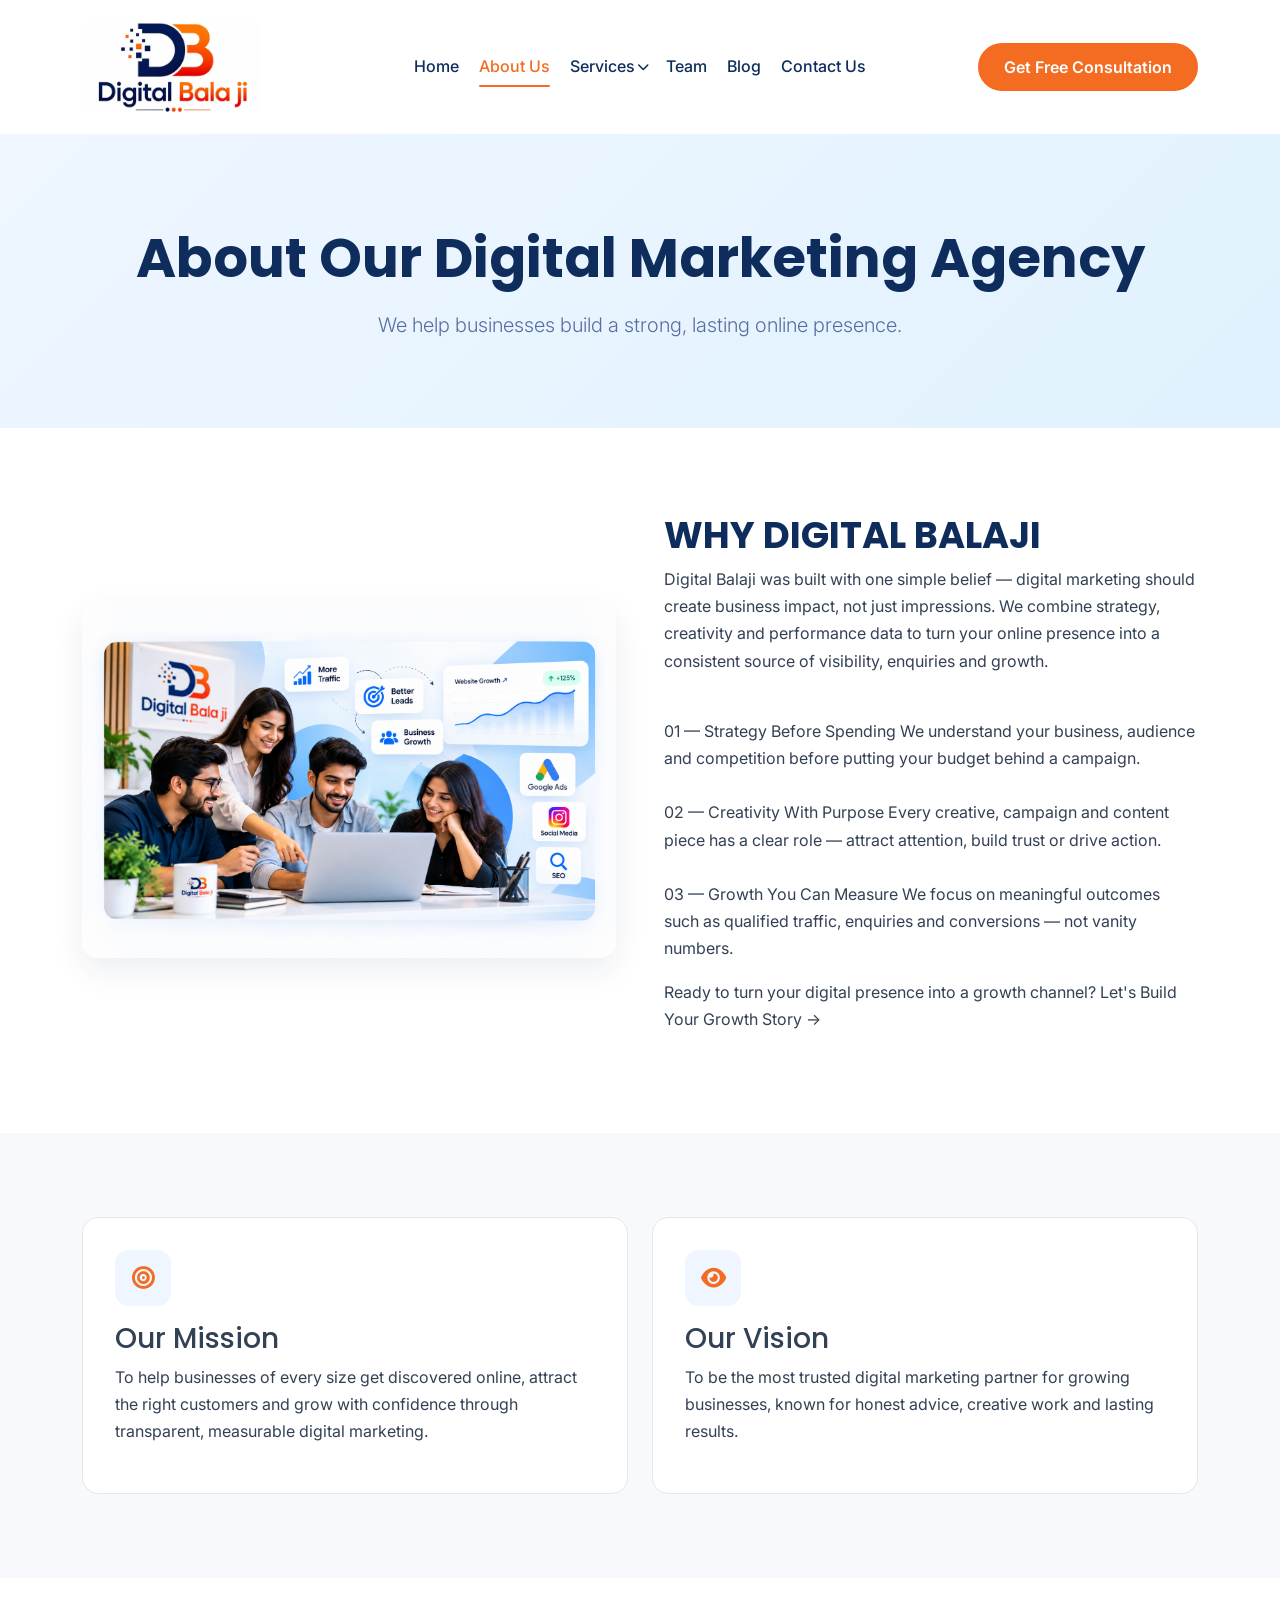
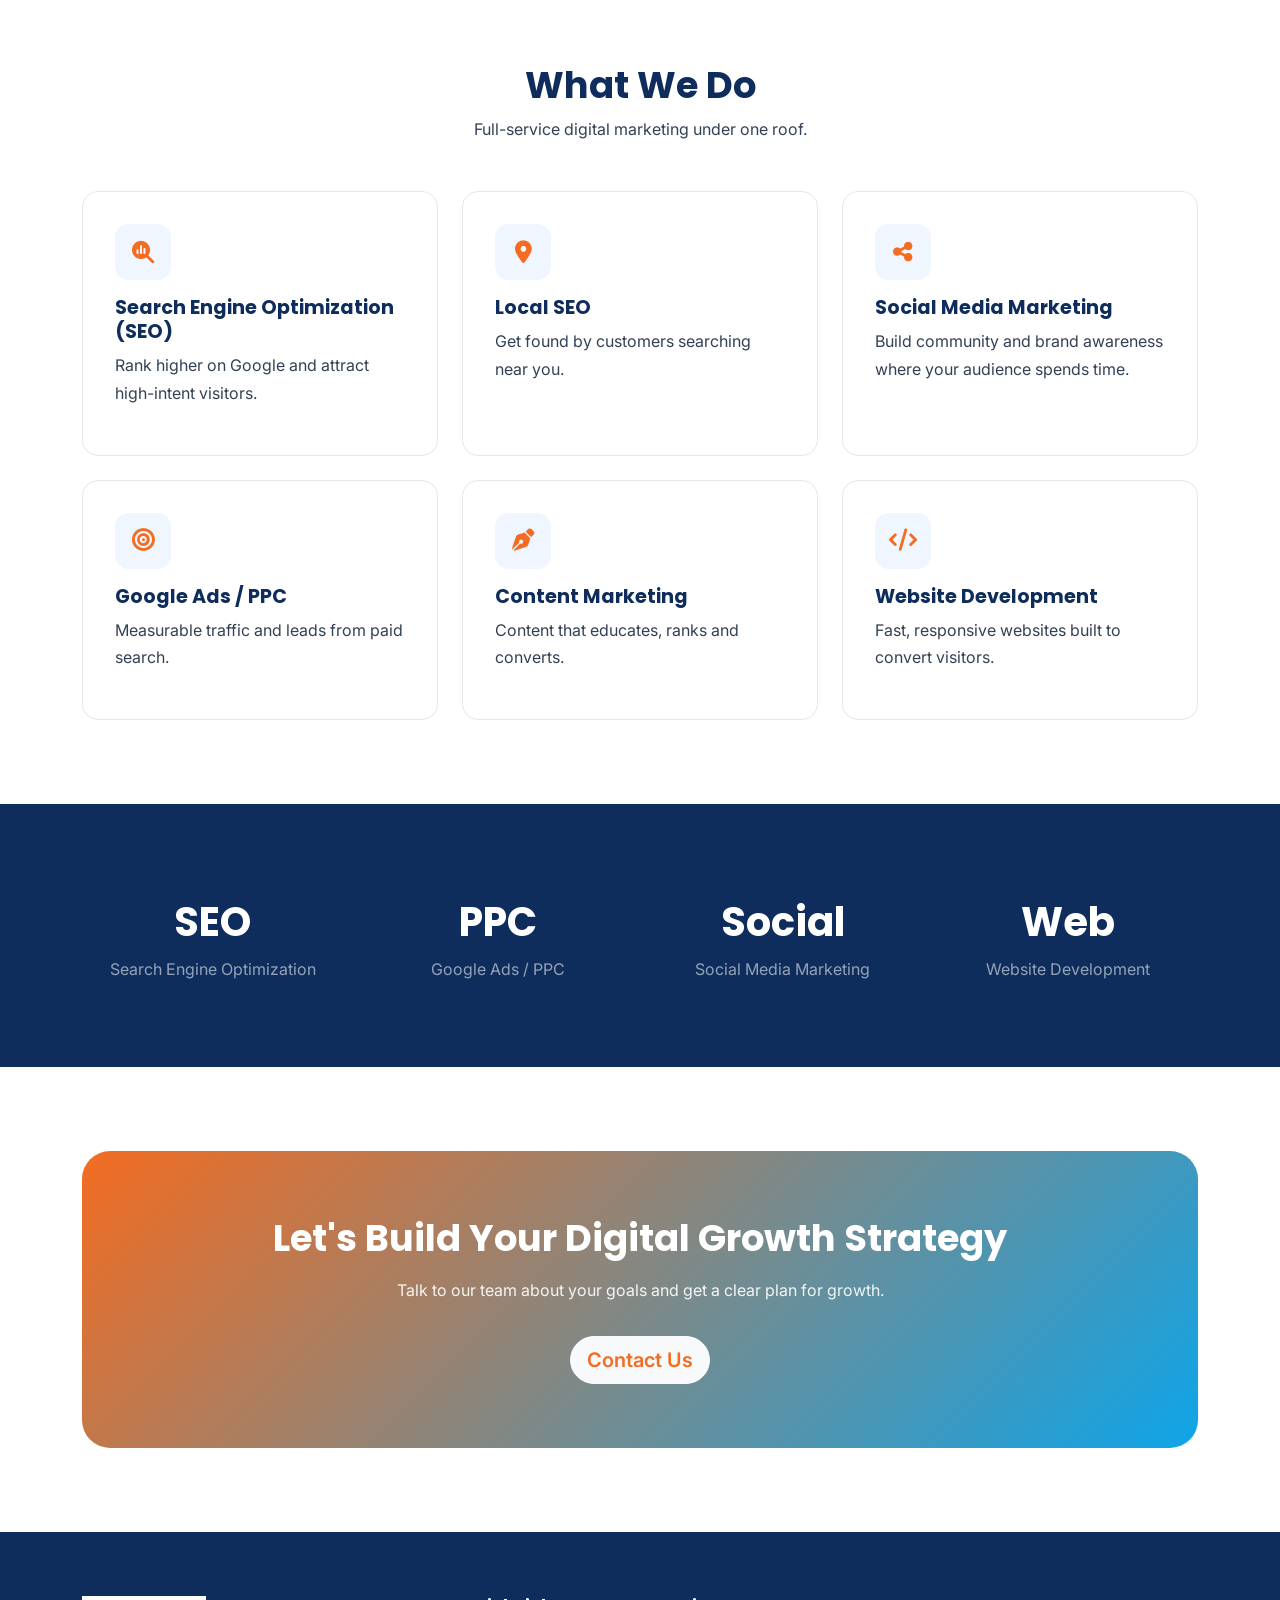
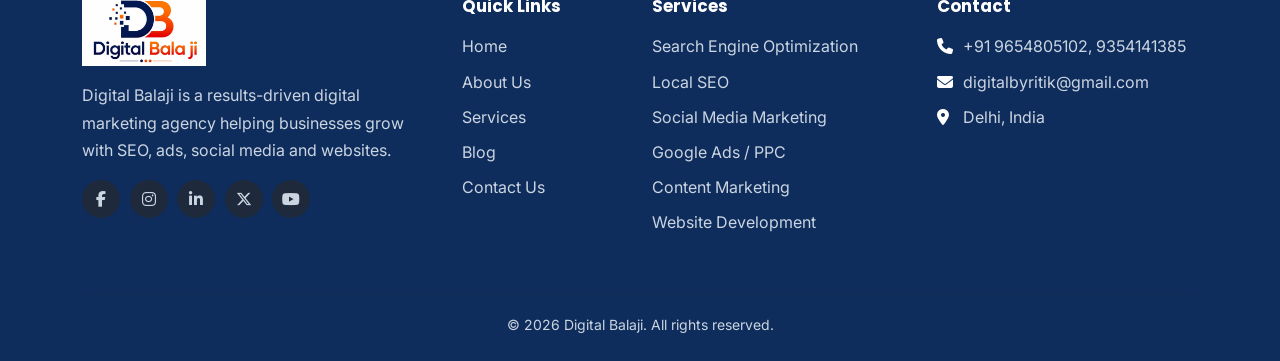
<file: about.html>
<!DOCTYPE html>
<html lang="en">

<head>
    <meta charset="utf-8">
    <meta name="viewport" content="width=device-width,initial-scale=1">
    <title>About Us | Digital Marketing Agency in Delhi | Digital Balaji</title>
    <link rel="icon" type="image/png" href="favicon.png">
    <link rel="icon" type="image/x-icon" href="favicon.ico">
    <link rel="manifest" href="site.webmanifest">
    <meta name="description" content="Learn about Digital Balaji, a Delhi digital marketing agency helping businesses build a strong online presence with SEO, ads, social media and web development.">
    <link rel="canonical" href="https://codewithritik0.github.io/Digital-Balaji/about.html">     <meta property="og:type" content="website">     <meta property="og:title" content="About Us | Digital Marketing Agency in Delhi | Digital Balaji">     <meta property="og:description" content="Learn about Digital Balaji, a Delhi digital marketing agency helping businesses build a strong online presence with SEO, ads, social media and web development.">     <meta property="og:url" content="https://codewithritik0.github.io/Digital-Balaji/about.html">
    <meta name="theme-color" content="#2563EB">
    <link rel="preconnect" href="https://fonts.googleapis.com">
    <link rel="preconnect" href="https://fonts.gstatic.com" crossorigin>
    <link
        href="https://fonts.googleapis.com/css2?family=Inter:wght@400;500;600&family=Poppins:wght@600;700&display=swap"
        rel="stylesheet">
    <link href="https://cdn.jsdelivr.net/npm/bootstrap@5.3.3/dist/css/bootstrap.min.css" rel="stylesheet">
    <link href="https://cdnjs.cloudflare.com/ajax/libs/font-awesome/6.5.2/css/all.min.css" rel="stylesheet">
    <link href="css/style.css" rel="stylesheet">
    <noscript>
        <style>
            .reveal {
                opacity: 1;
                transform: none
            }
        </style>
    </noscript>
    
</head>

<body>
    <a class="visually-hidden-focusable" href="#main">Skip to content</a>
    <header>
        <nav class="navbar navbar-expand-lg sticky-top" aria-label="Main navigation">
            <div class="container">
                <!-- LOGO: edit the name/icon here, or swap the <i> for an <img src="images/logo.svg" alt="Digital Balaji logo"> -->
                <a class="navbar-brand" href="index.html"><img src="logo/logo.png" alt="" height="100px">
                </a>
                <button class="navbar-toggler border-0" type="button" data-bs-toggle="collapse" data-bs-target="#menu"
                    aria-controls="menu" aria-expanded="false" aria-label="Toggle navigation"><span
                        class="navbar-toggler-icon"></span></button>
                <div class="collapse navbar-collapse" id="menu">
                    <ul class="navbar-nav ms-auto align-items-lg-center gap-lg-1">
                        <li class="nav-item"><a class="nav-link" href="index.html">Home</a></li>
                        <li class="nav-item"><a class="nav-link active" href="about.html" aria-current="page">About
                                Us</a></li>
                        <li class="nav-item services-nav-item">
    <a class="nav-link services-nav-link" href="services.html">Services</a>
    <button class="nav-link services-dropdown-toggle" type="button" aria-label="Toggle Services submenu" aria-expanded="false" aria-controls="services-dropdown-menu">
        <i class="fa-solid fa-chevron-down" aria-hidden="true"></i>
    </button>
    <div class="services-dropdown" id="services-dropdown-menu">
        <div class="services-dropdown-inner">
            <div class="services-dropdown-header">
                <h3>Our Digital Marketing Services</h3>
                <p>Explore our services designed to help your business grow online.</p>
            </div>
            <div class="services-dropdown-grid">
                <a class="service-dropdown-item" href="seo.html">
                    <span class="service-dropdown-icon"><i class="fa-solid fa-magnifying-glass-chart" aria-hidden="true"></i></span>
                    <span class="service-dropdown-content"><strong>Search Engine Optimization</strong><small>Improve your Google visibility and grow qualified organic traffic.</small></span>
                </a>
                <a class="service-dropdown-item" href="local-seo.html">
                    <span class="service-dropdown-icon"><i class="fa-solid fa-location-dot" aria-hidden="true"></i></span>
                    <span class="service-dropdown-content"><strong>Local SEO</strong><small>Get discovered by customers searching for businesses near them.</small></span>
                </a>
                <a class="service-dropdown-item" href="social-media.html">
                    <span class="service-dropdown-icon"><i class="fa-brands fa-instagram" aria-hidden="true"></i></span>
                    <span class="service-dropdown-content"><strong>Social Media Marketing</strong><small>Build your brand and engage your audience across social platforms.</small></span>
                </a>
                <a class="service-dropdown-item" href="google-ads.html">
                    <span class="service-dropdown-icon"><i class="fa-solid fa-bullseye" aria-hidden="true"></i></span>
                    <span class="service-dropdown-content"><strong>Google Ads / PPC</strong><small>Reach high-intent customers with targeted paid advertising.</small></span>
                </a>
                <a class="service-dropdown-item" href="content.html">
                    <span class="service-dropdown-icon"><i class="fa-solid fa-newspaper" aria-hidden="true"></i></span>
                    <span class="service-dropdown-content"><strong>Content Marketing</strong><small>Create useful content that attracts, educates and converts.</small></span>
                </a>
                <a class="service-dropdown-item" href="web-dev.html">
                    <span class="service-dropdown-icon"><i class="fa-solid fa-laptop-code" aria-hidden="true"></i></span>
                    <span class="service-dropdown-content"><strong>Website Development</strong><small>Build fast, responsive and conversion-focused business websites.</small></span>
                </a>
            </div>
            <div class="services-dropdown-cta">
                <span>Need help choosing the right service?</span>
                <a class="btn btn-ghost btn-sm" href="services.html">View All Services</a>
            </div>
        </div>
    </div>
</li>
                        <li class="nav-item"><a class="nav-link" href="team.html">Team</a></li>
                        <li class="nav-item"><a class="nav-link" href="blog.html">Blog</a></li>
                        <li class="nav-item"><a class="nav-link" href="contact.html">Contact Us</a></li>
                    </ul>
                    <a class="btn btn-brand ms-lg-3 mt-3 mt-lg-0" href="contact.html">Get Free Consultation</a>
                </div>
            </div>
        </nav>
    </header>
    <main id="main">
        <section class="page-hero">
            <div class="container">
                <h1>About Our Digital Marketing Agency</h1>
                <p class="lead mx-auto">We help businesses build a strong, lasting online presence.</p>
            </div>
        </section>
        <section>
            <div class="container">
                <div class="row align-items-center g-5">
                    <div class="col-lg-6"><img class="img-fluid rounded-4 shadow-soft" src="images/team-img.png"
                            width="640" height="400" loading="lazy"
                            alt="Digital Balaji team planning a marketing strategy"></div>
                    <div class="col-lg-6">
                        <h2>WHY DIGITAL BALAJI</h2>
                        <p>Digital Balaji was built with one simple belief — digital marketing should create business
                            impact, not just impressions. We combine strategy, creativity and performance data to turn
                            your online presence into a consistent source of visibility, enquiries and growth.</p> <br>
                        <p>01 — Strategy Before Spending
                            We understand your business, audience and competition before putting your budget behind a
                            campaign. <br> <br>

                            02 — Creativity With Purpose
                            Every creative, campaign and content piece has a clear role — attract attention, build trust
                            or drive action.<br> <br>

                            03 — Growth You Can Measure
                            We focus on meaningful outcomes such as qualified traffic, enquiries and conversions — not
                            vanity numbers.</p>

                        <p>Ready to turn your digital presence into a growth channel?
                            Let's Build Your Growth Story →</p>
                    </div>
                </div>
            </div>
        </section>
        <section class="bg-soft">
            <div class="container">
                <div class="row g-4">
                    <div class="col-md-6">
                        <div class="card-c">
                            <div class="icon-box"><i class="fa-solid fa-bullseye"></i></div>
                            <h2 class="h3">Our Mission</h2>
                            <p>To help businesses of every size get discovered online, attract the right customers and
                                grow with confidence through transparent, measurable digital marketing.</p>
                        </div>
                    </div>
                    <div class="col-md-6">
                        <div class="card-c">
                            <div class="icon-box"><i class="fa-solid fa-eye"></i></div>
                            <h2 class="h3">Our Vision</h2>
                            <p>To be the most trusted digital marketing partner for growing businesses, known for honest
                                advice, creative work and lasting results.</p>
                        </div>
                    </div>
                </div>
            </div>
        </section>
        <section>
            <div class="container">
                <div class="section-title">
                    <h2>What We Do</h2>
                    <p>Full-service digital marketing under one roof.</p>
                </div>
                <div class="row g-4">
                    <div class="col-md-6 col-lg-4">
                        <div class="card-c">
                            <div class="icon-box"><i class="fa-solid fa-magnifying-glass-chart"></i></div>
                            <h3>Search Engine Optimization (SEO)</h3>
                            <p>Rank higher on Google and attract high-intent visitors.</p>
                        </div>
                    </div>
                    <div class="col-md-6 col-lg-4">
                        <div class="card-c">
                            <div class="icon-box"><i class="fa-solid fa-location-dot"></i></div>
                            <h3>Local SEO</h3>
                            <p>Get found by customers searching near you.</p>
                        </div>
                    </div>
                    <div class="col-md-6 col-lg-4">
                        <div class="card-c">
                            <div class="icon-box"><i class="fa-solid fa-share-nodes"></i></div>
                            <h3>Social Media Marketing</h3>
                            <p>Build community and brand awareness where your audience spends time.</p>
                        </div>
                    </div>
                    <div class="col-md-6 col-lg-4">
                        <div class="card-c">
                            <div class="icon-box"><i class="fa-solid fa-bullseye"></i></div>
                            <h3>Google Ads / PPC</h3>
                            <p>Measurable traffic and leads from paid search.</p>
                        </div>
                    </div>
                    <div class="col-md-6 col-lg-4">
                        <div class="card-c">
                            <div class="icon-box"><i class="fa-solid fa-pen-nib"></i></div>
                            <h3>Content Marketing</h3>
                            <p>Content that educates, ranks and converts.</p>
                        </div>
                    </div>
                    <div class="col-md-6 col-lg-4">
                        <div class="card-c">
                            <div class="icon-box"><i class="fa-solid fa-code"></i></div>
                            <h3>Website Development</h3>
                            <p>Fast, responsive websites built to convert visitors.</p>
                        </div>
                    </div>
                </div>
            </div>
        </section>
        <section class="bg-dark-c">
            <div class="container">
                <div class="row g-4 text-center">
                    <div class="col-6 col-md-3 stat">
                        <div><span class="stat-num">SEO</span></div>
                        <p>Search Engine Optimization</p>
                    </div>
                    <div class="col-6 col-md-3 stat">
                        <div><span class="stat-num">PPC</span></div>
                        <p>Google Ads / PPC</p>
                    </div>
                    <div class="col-6 col-md-3 stat">
                        <div><span class="stat-num">Social</span></div>
                        <p>Social Media Marketing</p>
                    </div>
                    <div class="col-6 col-md-3 stat">
                        <div><span class="stat-num">Web</span></div>
                        <p>Website Development</p>
                    </div>
                </div>
            </div>
        </section>
        <section>
            <div class="container">
                <div class="cta-band">
                    <h2>Let's Build Your Digital Growth Strategy</h2>
                    <p>Talk to our team about your goals and get a clear plan for growth.</p><a
                        class="btn btn-light btn-lg rounded-pill fw-semibold" href="contact.html">Contact Us</a>
                </div>
            </div>
        </section>
    </main>
    <footer class="site-footer">
        <div class="container">
            <div class="row g-4">
                <div class="col-lg-4"><a class="navbar-brand" href="index.html"><img src="logo/logo.png" alt=""
                            height="70px"></a>
                    <p class="mt-3">Digital Balaji is a results-driven digital marketing agency helping businesses grow
                        with SEO, ads, social media and websites.</p>
                    <!-- SOCIAL LINKS: replace each # with your profile URL -->
                    <div class="social"><a href="#" aria-label="Facebook"><i class="fa-brands fa-facebook-f"></i></a><a
                            href="#" aria-label="Instagram"><i class="fa-brands fa-instagram"></i></a><a href="#"
                            aria-label="LinkedIn"><i class="fa-brands fa-linkedin-in"></i></a><a href="#"
                            aria-label="X (Twitter)"><i class="fa-brands fa-x-twitter"></i></a><a href="#"
                            aria-label="YouTube"><i class="fa-brands fa-youtube"></i></a></div>
                </div>
                <div class="col-6 col-lg-2">
                    <h2>Quick Links</h2>
                    <ul class="list-unstyled">
                        <li><a href="index.html">Home</a></li>
                        <li><a href="about.html">About Us</a></li>
                        <li><a href="services.html">Services</a></li>
                        <li><a href="blog.html">Blog</a></li>
                        <li><a href="contact.html">Contact Us</a></li>
                    </ul>
                </div>
                <div class="col-6 col-lg-3">
                    <h2>Services</h2>
                    <ul class="list-unstyled">
                        <li><a href="seo.html">Search Engine Optimization</a></li>
                        <li><a href="local-seo.html">Local SEO</a></li>
                        <li><a href="social-media.html">Social Media Marketing</a></li>
                        <li><a href="google-ads.html">Google Ads / PPC</a></li>
                        <li><a href="content.html">Content Marketing</a></li>
                        <li><a href="web-dev.html">Website Development</a></li>
                    </ul>
                </div>
                <div class="col-lg-3">
                    <h2>Contact</h2>
                    <ul class="list-unstyled">
                        <li><i class="fa-solid fa-phone"></i> <a href="tel:9654805102">+91 9654805102</a>, <a href="tel:9354141385">9354141385</a></li>
                        <li><i class="fa-solid fa-envelope"></i> <a href="mailto:digitalbyritik@gmail.com">digitalbyritik@gmail.com</a></li>
                        <li><i class="fa-solid fa-location-dot"></i> Delhi, India</li>
                    </ul>
                </div>
            </div>
            <hr>
            <p class="text-center small mb-0">&copy; <span class="js-year">2026</span> Digital Balaji. All rights
                reserved.</p>
        </div>
    </footer>
    <button id="backToTop" class="back-to-top" type="button" aria-label="Back to top" aria-hidden="true" tabindex="-1">
        <i class="fa-solid fa-arrow-up" aria-hidden="true"></i>
    </button>
    <script src="https://cdn.jsdelivr.net/npm/bootstrap@5.3.3/dist/js/bootstrap.bundle.min.js"></script>
    <script src="js/script.js"></script>
</body>

</html>
</file>
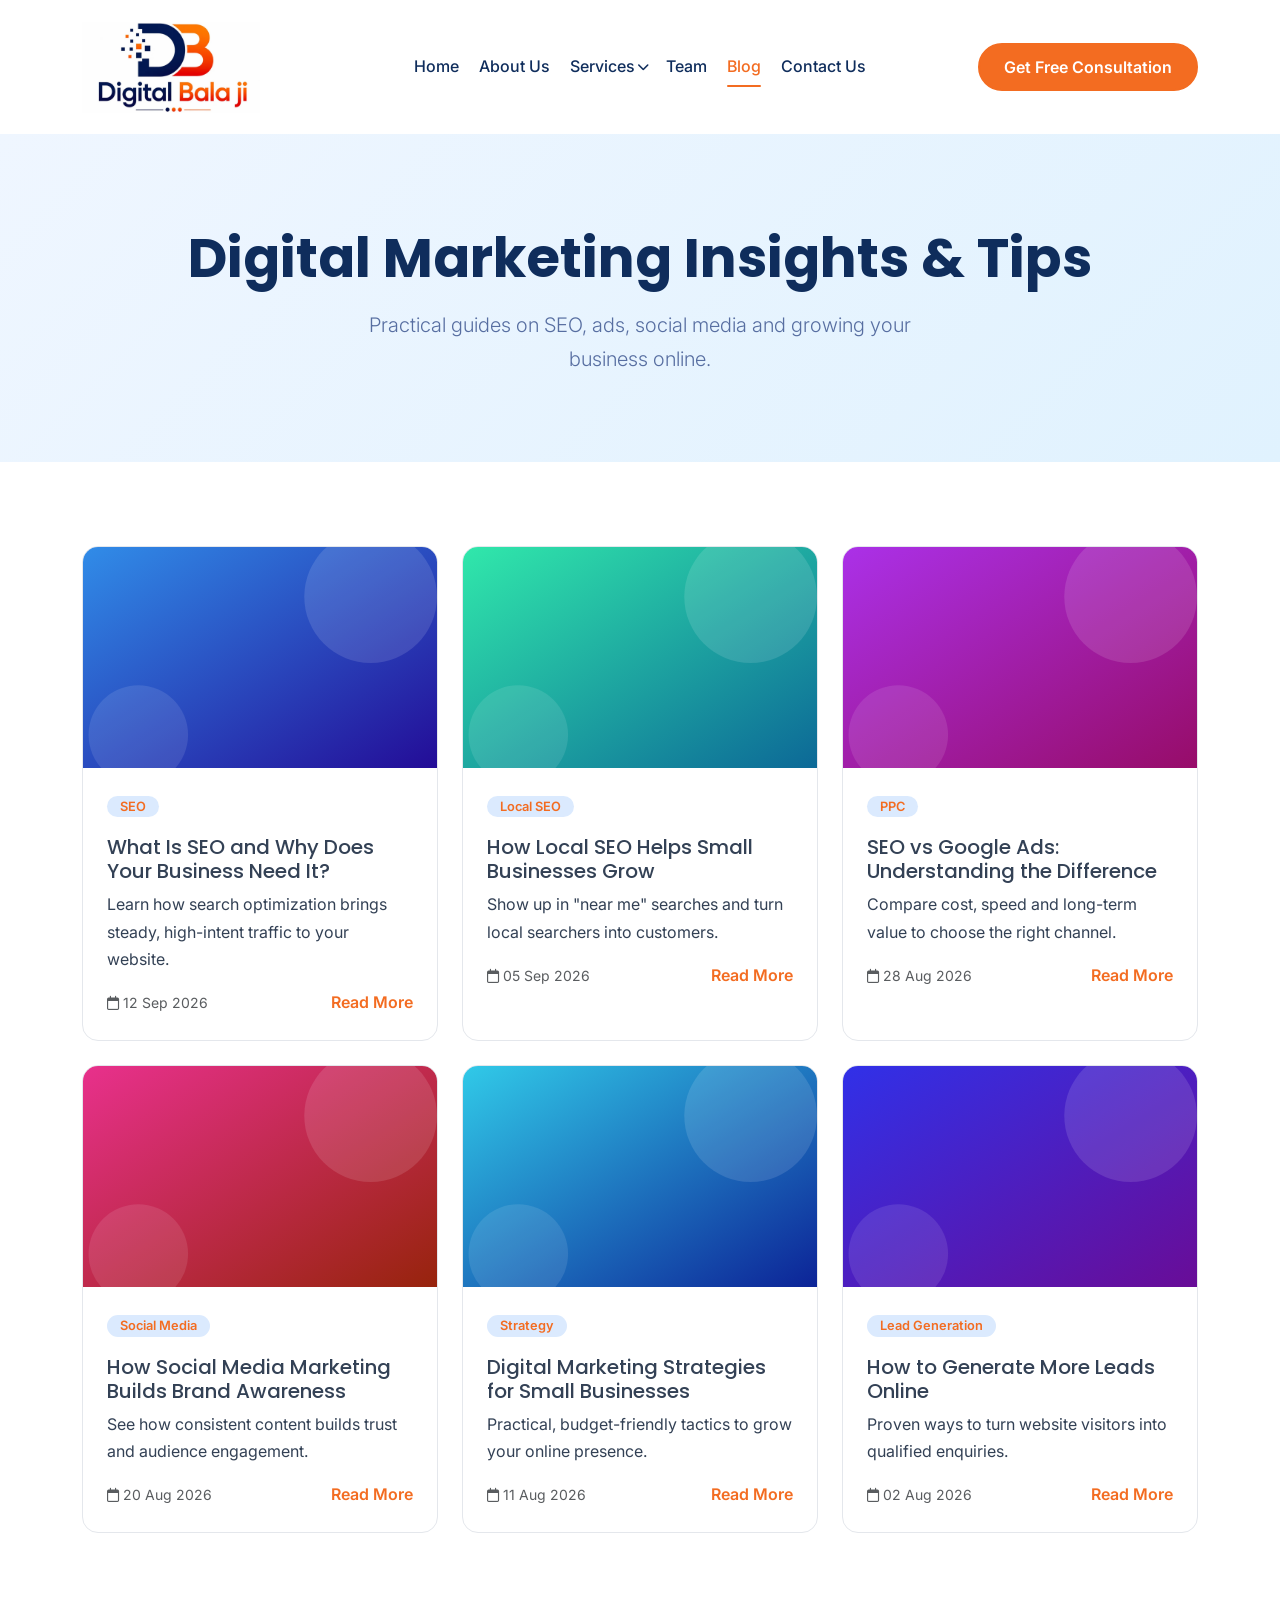
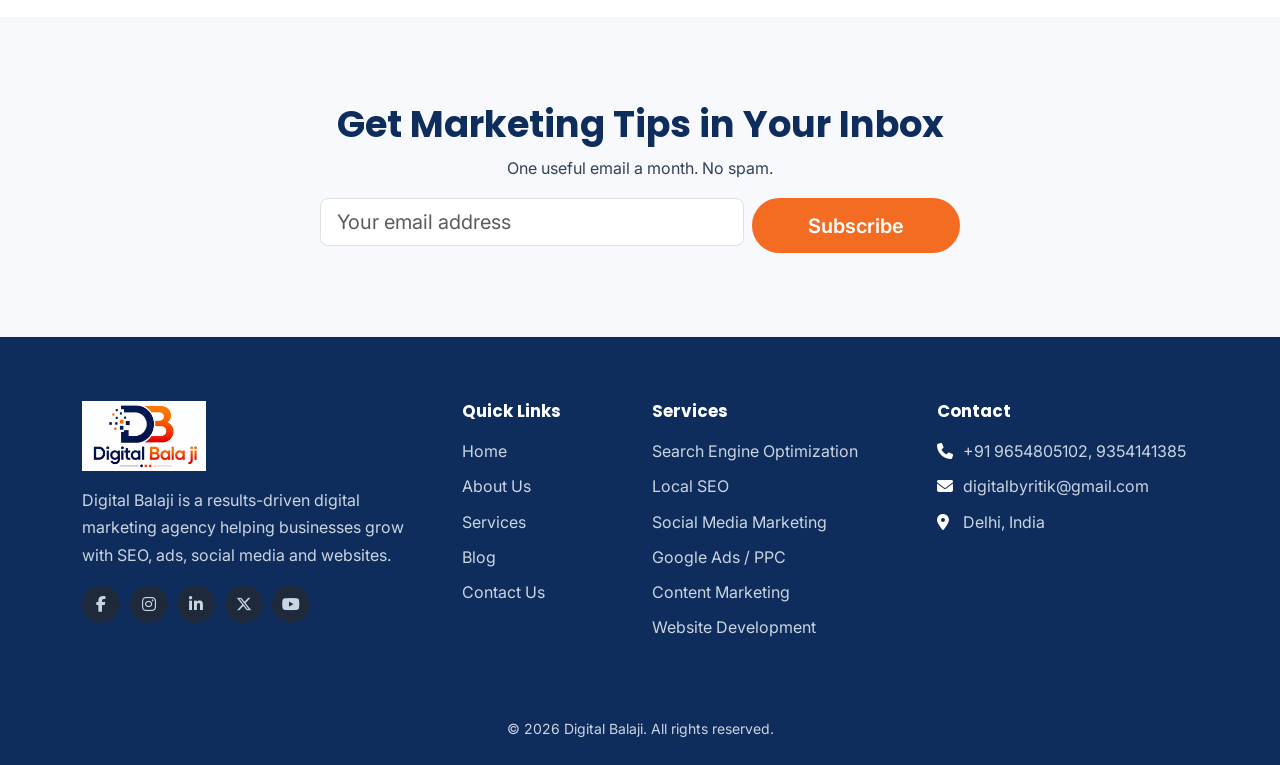
<file: blog.html>
<!DOCTYPE html>
<html lang="en">

<head>
    <meta charset="utf-8">
    <meta name="viewport" content="width=device-width,initial-scale=1">
    <title>Digital Marketing Blog | SEO & Growth Tips | Digital Balaji</title>
    <link rel="icon" type="image/png" href="favicon.png">
    <link rel="icon" type="image/x-icon" href="favicon.ico">
    <link rel="manifest" href="site.webmanifest">
    <meta name="description" content="Read practical digital marketing tips on SEO, local SEO, Google Ads, social media and lead generation from the Digital Balaji team.">
    <link rel="canonical" href="https://codewithritik0.github.io/Digital-Balaji/blog.html">     <meta property="og:type" content="website">     <meta property="og:title" content="Digital Marketing Blog | SEO &amp; Growth Tips | Digital Balaji">     <meta property="og:description" content="Read practical digital marketing tips on SEO, local SEO, Google Ads, social media and lead generation from the Digital Balaji team.">     <meta property="og:url" content="https://codewithritik0.github.io/Digital-Balaji/blog.html">
    <meta name="theme-color" content="#2563EB">
    <link rel="preconnect" href="https://fonts.googleapis.com">
    <link rel="preconnect" href="https://fonts.gstatic.com" crossorigin>
    <link
        href="https://fonts.googleapis.com/css2?family=Inter:wght@400;500;600&family=Poppins:wght@600;700&display=swap"
        rel="stylesheet">
    <link href="https://cdn.jsdelivr.net/npm/bootstrap@5.3.3/dist/css/bootstrap.min.css" rel="stylesheet">
    <link href="https://cdnjs.cloudflare.com/ajax/libs/font-awesome/6.5.2/css/all.min.css" rel="stylesheet">
    <link href="css/style.css" rel="stylesheet">
    <noscript>
        <style>
            .reveal {
                opacity: 1;
                transform: none
            }
        </style>
    </noscript>
    
</head>

<body>
    <a class="visually-hidden-focusable" href="#main">Skip to content</a>
    <header>
        <nav class="navbar navbar-expand-lg sticky-top" aria-label="Main navigation">
            <div class="container">
                <!-- LOGO: edit the name/icon here, or swap the <i> for an <img src="images/logo.svg" alt="Digital Balaji logo"> -->
                <a class="navbar-brand" href="index.html"><img src="logo/logo.png" alt="" height="100px">
                </a>
                <button class="navbar-toggler border-0" type="button" data-bs-toggle="collapse" data-bs-target="#menu"
                    aria-controls="menu" aria-expanded="false" aria-label="Toggle navigation"><span
                        class="navbar-toggler-icon"></span></button>
                <div class="collapse navbar-collapse" id="menu">
                    <ul class="navbar-nav ms-auto align-items-lg-center gap-lg-1">
                        <li class="nav-item"><a class="nav-link" href="index.html">Home</a></li>
                        <li class="nav-item"><a class="nav-link" href="about.html">About Us</a></li>
                        <li class="nav-item services-nav-item">
    <a class="nav-link services-nav-link" href="services.html">Services</a>
    <button class="nav-link services-dropdown-toggle" type="button" aria-label="Toggle Services submenu" aria-expanded="false" aria-controls="services-dropdown-menu">
        <i class="fa-solid fa-chevron-down" aria-hidden="true"></i>
    </button>
    <div class="services-dropdown" id="services-dropdown-menu">
        <div class="services-dropdown-inner">
            <div class="services-dropdown-header">
                <h3>Our Digital Marketing Services</h3>
                <p>Explore our services designed to help your business grow online.</p>
            </div>
            <div class="services-dropdown-grid">
                <a class="service-dropdown-item" href="seo.html">
                    <span class="service-dropdown-icon"><i class="fa-solid fa-magnifying-glass-chart" aria-hidden="true"></i></span>
                    <span class="service-dropdown-content"><strong>Search Engine Optimization</strong><small>Improve your Google visibility and grow qualified organic traffic.</small></span>
                </a>
                <a class="service-dropdown-item" href="local-seo.html">
                    <span class="service-dropdown-icon"><i class="fa-solid fa-location-dot" aria-hidden="true"></i></span>
                    <span class="service-dropdown-content"><strong>Local SEO</strong><small>Get discovered by customers searching for businesses near them.</small></span>
                </a>
                <a class="service-dropdown-item" href="social-media.html">
                    <span class="service-dropdown-icon"><i class="fa-brands fa-instagram" aria-hidden="true"></i></span>
                    <span class="service-dropdown-content"><strong>Social Media Marketing</strong><small>Build your brand and engage your audience across social platforms.</small></span>
                </a>
                <a class="service-dropdown-item" href="google-ads.html">
                    <span class="service-dropdown-icon"><i class="fa-solid fa-bullseye" aria-hidden="true"></i></span>
                    <span class="service-dropdown-content"><strong>Google Ads / PPC</strong><small>Reach high-intent customers with targeted paid advertising.</small></span>
                </a>
                <a class="service-dropdown-item" href="content.html">
                    <span class="service-dropdown-icon"><i class="fa-solid fa-newspaper" aria-hidden="true"></i></span>
                    <span class="service-dropdown-content"><strong>Content Marketing</strong><small>Create useful content that attracts, educates and converts.</small></span>
                </a>
                <a class="service-dropdown-item" href="web-dev.html">
                    <span class="service-dropdown-icon"><i class="fa-solid fa-laptop-code" aria-hidden="true"></i></span>
                    <span class="service-dropdown-content"><strong>Website Development</strong><small>Build fast, responsive and conversion-focused business websites.</small></span>
                </a>
            </div>
            <div class="services-dropdown-cta">
                <span>Need help choosing the right service?</span>
                <a class="btn btn-ghost btn-sm" href="services.html">View All Services</a>
            </div>
        </div>
    </div>
</li>
                        <li class="nav-item"><a class="nav-link" href="team.html">Team</a></li>
                        <li class="nav-item"><a class="nav-link active" href="blog.html" aria-current="page">Blog</a>
                        </li>
                        <li class="nav-item"><a class="nav-link" href="contact.html">Contact Us</a></li>
                    </ul>
                    <a class="btn btn-brand ms-lg-3 mt-3 mt-lg-0" href="contact.html">Get Free Consultation</a>
                </div>
            </div>
        </nav>
    </header>
    <main id="main">
        <section class="page-hero">
            <div class="container">
                <h1>Digital Marketing Insights & Tips</h1>
                <p class="lead mx-auto">Practical guides on SEO, ads, social media and growing your business online.</p>
            </div>
        </section>
        <section>
            <div class="container">
                <!-- BLOG CARDS: placeholder posts. Point each "Read More" link at the full article page -->
                <div class="row g-4">
                    <div class="col-md-6 col-lg-4">
                        <article class="card-c blog-card p-0"><img
                                src="data:image/svg+xml,%3Csvg xmlns='http://www.w3.org/2000/svg' viewBox='0 0 640 400'%3E%3Cdefs%3E%3ClinearGradient id='g' x1='0' y1='0' x2='1' y2='1'%3E%3Cstop offset='0' stop-color='hsl(210,80%25,55%25)'/%3E%3Cstop offset='1' stop-color='hsl(250,85%25,32%25)'/%3E%3C/linearGradient%3E%3C/defs%3E%3Crect width='100%25' height='100%25' fill='url(%23g)'/%3E%3Ccircle cx='520' cy='90' r='120' fill='white' opacity='.12'/%3E%3Ccircle cx='100' cy='340' r='90' fill='white' opacity='.1'/%3E%3C/svg%3E"
                                width="640" height="400" loading="lazy"
                                alt="Featured image for: What Is SEO and Why Does Your Business Need It?">
                            <div class="p-4"><span class="badge-cat">SEO</span>
                                <h2 class="h5 mt-3">What Is SEO and Why Does Your Business Need It?</h2>
                                <p>Learn how search optimization brings steady, high-intent traffic to your website.</p>
                                <div class="d-flex justify-content-between align-items-center"><small
                                        class="text-muted"><i class="fa-regular fa-calendar"></i> <time>12 Sep
                                            2026</time></small><a href="#" class="learn">Read More</a></div>
                            </div>
                        </article>
                    </div>
                    <div class="col-md-6 col-lg-4">
                        <article class="card-c blog-card p-0"><img
                                src="data:image/svg+xml,%3Csvg xmlns='http://www.w3.org/2000/svg' viewBox='0 0 640 400'%3E%3Cdefs%3E%3ClinearGradient id='g' x1='0' y1='0' x2='1' y2='1'%3E%3Cstop offset='0' stop-color='hsl(160,80%25,55%25)'/%3E%3Cstop offset='1' stop-color='hsl(200,85%25,32%25)'/%3E%3C/linearGradient%3E%3C/defs%3E%3Crect width='100%25' height='100%25' fill='url(%23g)'/%3E%3Ccircle cx='520' cy='90' r='120' fill='white' opacity='.12'/%3E%3Ccircle cx='100' cy='340' r='90' fill='white' opacity='.1'/%3E%3C/svg%3E"
                                width="640" height="400" loading="lazy"
                                alt="Featured image for: How Local SEO Helps Small Businesses Grow">
                            <div class="p-4"><span class="badge-cat">Local SEO</span>
                                <h2 class="h5 mt-3">How Local SEO Helps Small Businesses Grow</h2>
                                <p>Show up in "near me" searches and turn local searchers into customers.</p>
                                <div class="d-flex justify-content-between align-items-center"><small
                                        class="text-muted"><i class="fa-regular fa-calendar"></i> <time>05 Sep
                                            2026</time></small><a href="#" class="learn">Read More</a></div>
                            </div>
                        </article>
                    </div>
                    <div class="col-md-6 col-lg-4">
                        <article class="card-c blog-card p-0"><img
                                src="data:image/svg+xml,%3Csvg xmlns='http://www.w3.org/2000/svg' viewBox='0 0 640 400'%3E%3Cdefs%3E%3ClinearGradient id='g' x1='0' y1='0' x2='1' y2='1'%3E%3Cstop offset='0' stop-color='hsl(280,80%25,55%25)'/%3E%3Cstop offset='1' stop-color='hsl(320,85%25,32%25)'/%3E%3C/linearGradient%3E%3C/defs%3E%3Crect width='100%25' height='100%25' fill='url(%23g)'/%3E%3Ccircle cx='520' cy='90' r='120' fill='white' opacity='.12'/%3E%3Ccircle cx='100' cy='340' r='90' fill='white' opacity='.1'/%3E%3C/svg%3E"
                                width="640" height="400" loading="lazy"
                                alt="Featured image for: SEO vs Google Ads: Understanding the Difference">
                            <div class="p-4"><span class="badge-cat">PPC</span>
                                <h2 class="h5 mt-3">SEO vs Google Ads: Understanding the Difference</h2>
                                <p>Compare cost, speed and long-term value to choose the right channel.</p>
                                <div class="d-flex justify-content-between align-items-center"><small
                                        class="text-muted"><i class="fa-regular fa-calendar"></i> <time>28 Aug
                                            2026</time></small><a href="#" class="learn">Read More</a></div>
                            </div>
                        </article>
                    </div>
                    <div class="col-md-6 col-lg-4">
                        <article class="card-c blog-card p-0"><img
                                src="data:image/svg+xml,%3Csvg xmlns='http://www.w3.org/2000/svg' viewBox='0 0 640 400'%3E%3Cdefs%3E%3ClinearGradient id='g' x1='0' y1='0' x2='1' y2='1'%3E%3Cstop offset='0' stop-color='hsl(330,80%25,55%25)'/%3E%3Cstop offset='1' stop-color='hsl(10,85%25,32%25)'/%3E%3C/linearGradient%3E%3C/defs%3E%3Crect width='100%25' height='100%25' fill='url(%23g)'/%3E%3Ccircle cx='520' cy='90' r='120' fill='white' opacity='.12'/%3E%3Ccircle cx='100' cy='340' r='90' fill='white' opacity='.1'/%3E%3C/svg%3E"
                                width="640" height="400" loading="lazy"
                                alt="Featured image for: How Social Media Marketing Builds Brand Awareness">
                            <div class="p-4"><span class="badge-cat">Social Media</span>
                                <h2 class="h5 mt-3">How Social Media Marketing Builds Brand Awareness</h2>
                                <p>See how consistent content builds trust and audience engagement.</p>
                                <div class="d-flex justify-content-between align-items-center"><small
                                        class="text-muted"><i class="fa-regular fa-calendar"></i> <time>20 Aug
                                            2026</time></small><a href="#" class="learn">Read More</a></div>
                            </div>
                        </article>
                    </div>
                    <div class="col-md-6 col-lg-4">
                        <article class="card-c blog-card p-0"><img
                                src="data:image/svg+xml,%3Csvg xmlns='http://www.w3.org/2000/svg' viewBox='0 0 640 400'%3E%3Cdefs%3E%3ClinearGradient id='g' x1='0' y1='0' x2='1' y2='1'%3E%3Cstop offset='0' stop-color='hsl(190,80%25,55%25)'/%3E%3Cstop offset='1' stop-color='hsl(230,85%25,32%25)'/%3E%3C/linearGradient%3E%3C/defs%3E%3Crect width='100%25' height='100%25' fill='url(%23g)'/%3E%3Ccircle cx='520' cy='90' r='120' fill='white' opacity='.12'/%3E%3Ccircle cx='100' cy='340' r='90' fill='white' opacity='.1'/%3E%3C/svg%3E"
                                width="640" height="400" loading="lazy"
                                alt="Featured image for: Digital Marketing Strategies for Small Businesses">
                            <div class="p-4"><span class="badge-cat">Strategy</span>
                                <h2 class="h5 mt-3">Digital Marketing Strategies for Small Businesses</h2>
                                <p>Practical, budget-friendly tactics to grow your online presence.</p>
                                <div class="d-flex justify-content-between align-items-center"><small
                                        class="text-muted"><i class="fa-regular fa-calendar"></i> <time>11 Aug
                                            2026</time></small><a href="#" class="learn">Read More</a></div>
                            </div>
                        </article>
                    </div>
                    <div class="col-md-6 col-lg-4">
                        <article class="card-c blog-card p-0"><img
                                src="data:image/svg+xml,%3Csvg xmlns='http://www.w3.org/2000/svg' viewBox='0 0 640 400'%3E%3Cdefs%3E%3ClinearGradient id='g' x1='0' y1='0' x2='1' y2='1'%3E%3Cstop offset='0' stop-color='hsl(240,80%25,55%25)'/%3E%3Cstop offset='1' stop-color='hsl(280,85%25,32%25)'/%3E%3C/linearGradient%3E%3C/defs%3E%3Crect width='100%25' height='100%25' fill='url(%23g)'/%3E%3Ccircle cx='520' cy='90' r='120' fill='white' opacity='.12'/%3E%3Ccircle cx='100' cy='340' r='90' fill='white' opacity='.1'/%3E%3C/svg%3E"
                                width="640" height="400" loading="lazy"
                                alt="Featured image for: How to Generate More Leads Online">
                            <div class="p-4"><span class="badge-cat">Lead Generation</span>
                                <h2 class="h5 mt-3">How to Generate More Leads Online</h2>
                                <p>Proven ways to turn website visitors into qualified enquiries.</p>
                                <div class="d-flex justify-content-between align-items-center"><small
                                        class="text-muted"><i class="fa-regular fa-calendar"></i> <time>02 Aug
                                            2026</time></small><a href="#" class="learn">Read More</a></div>
                            </div>
                        </article>
                    </div>
                </div>
            </div>
        </section>
        <section class="bg-soft">
            <div class="container">
                <div class="row justify-content-center">
                    <div class="col-lg-7 text-center">
                        <h2>Get Marketing Tips in Your Inbox</h2>
                        <p>One useful email a month. No spam.</p>
                        <!-- NEWSLETTER: connect to your email service (Mailchimp, Brevo, etc.) in js/script.js -->
                        <form class="row g-2 justify-content-center" data-validate novalidate>
                            <div class="col-sm-8"><label class="visually-hidden" for="nl">Email address</label><input
                                    class="form-control form-control-lg" id="nl" name="email" type="email"
                                    placeholder="Your email address" autocomplete="email">
                                <div class="invalid-feedback text-start">Enter a valid email address.</div>
                            </div>
                            <div class="col-sm-4"><button class="btn btn-brand btn-lg w-100"
                                    type="submit">Subscribe</button></div>
                            <div class="form-status" role="status"></div>
                        </form>
                    </div>
                </div>
            </div>
        </section>
    </main>
    <footer class="site-footer">
        <div class="container">
            <div class="row g-4">
                <div class="col-lg-4"><a class="navbar-brand" href="index.html"><img src="logo/logo.png" alt=""
                            height="70px"></a>
                    <p class="mt-3">Digital Balaji is a results-driven digital marketing agency helping businesses grow
                        with SEO, ads, social media and websites.</p>
                    <!-- SOCIAL LINKS: replace each # with your profile URL -->
                    <div class="social"><a href="#" aria-label="Facebook"><i class="fa-brands fa-facebook-f"></i></a><a
                            href="#" aria-label="Instagram"><i class="fa-brands fa-instagram"></i></a><a href="#"
                            aria-label="LinkedIn"><i class="fa-brands fa-linkedin-in"></i></a><a href="#"
                            aria-label="X (Twitter)"><i class="fa-brands fa-x-twitter"></i></a><a href="#"
                            aria-label="YouTube"><i class="fa-brands fa-youtube"></i></a></div>
                </div>
                <div class="col-6 col-lg-2">
                    <h2>Quick Links</h2>
                    <ul class="list-unstyled">
                        <li><a href="index.html">Home</a></li>
                        <li><a href="about.html">About Us</a></li>
                        <li><a href="services.html">Services</a></li>
                        <li><a href="blog.html">Blog</a></li>
                        <li><a href="contact.html">Contact Us</a></li>
                    </ul>
                </div>
                <div class="col-6 col-lg-3">
                    <h2>Services</h2>
                    <ul class="list-unstyled">
                        <li><a href="seo.html">Search Engine Optimization</a></li>
                        <li><a href="local-seo.html">Local SEO</a></li>
                        <li><a href="social-media.html">Social Media Marketing</a></li>
                        <li><a href="google-ads.html">Google Ads / PPC</a></li>
                        <li><a href="content.html">Content Marketing</a></li>
                        <li><a href="web-dev.html">Website Development</a></li>
                    </ul>
                </div>
                <div class="col-lg-3">
                    <h2>Contact</h2>
                    <ul class="list-unstyled">
                        <li><i class="fa-solid fa-phone"></i> <a href="tel:9654805102">+91 9654805102</a>, <a href="tel:9354141385">9354141385</a></li>
                        <li><i class="fa-solid fa-envelope"></i> <a href="mailto:digitalbyritik@gmail.com">digitalbyritik@gmail.com</a></li>
                        <li><i class="fa-solid fa-location-dot"></i> Delhi, India</li>
                    </ul>
                </div>
            </div>
            <hr>
            <p class="text-center small mb-0">&copy; <span class="js-year">2026</span> Digital Balaji. All rights
                reserved.</p>
        </div>
    </footer>
    <button id="backToTop" class="back-to-top" type="button" aria-label="Back to top" aria-hidden="true" tabindex="-1">
        <i class="fa-solid fa-arrow-up" aria-hidden="true"></i>
    </button>
    <script src="https://cdn.jsdelivr.net/npm/bootstrap@5.3.3/dist/js/bootstrap.bundle.min.js"></script>
    <script src="js/script.js"></script>
</body>

</html>
</file>
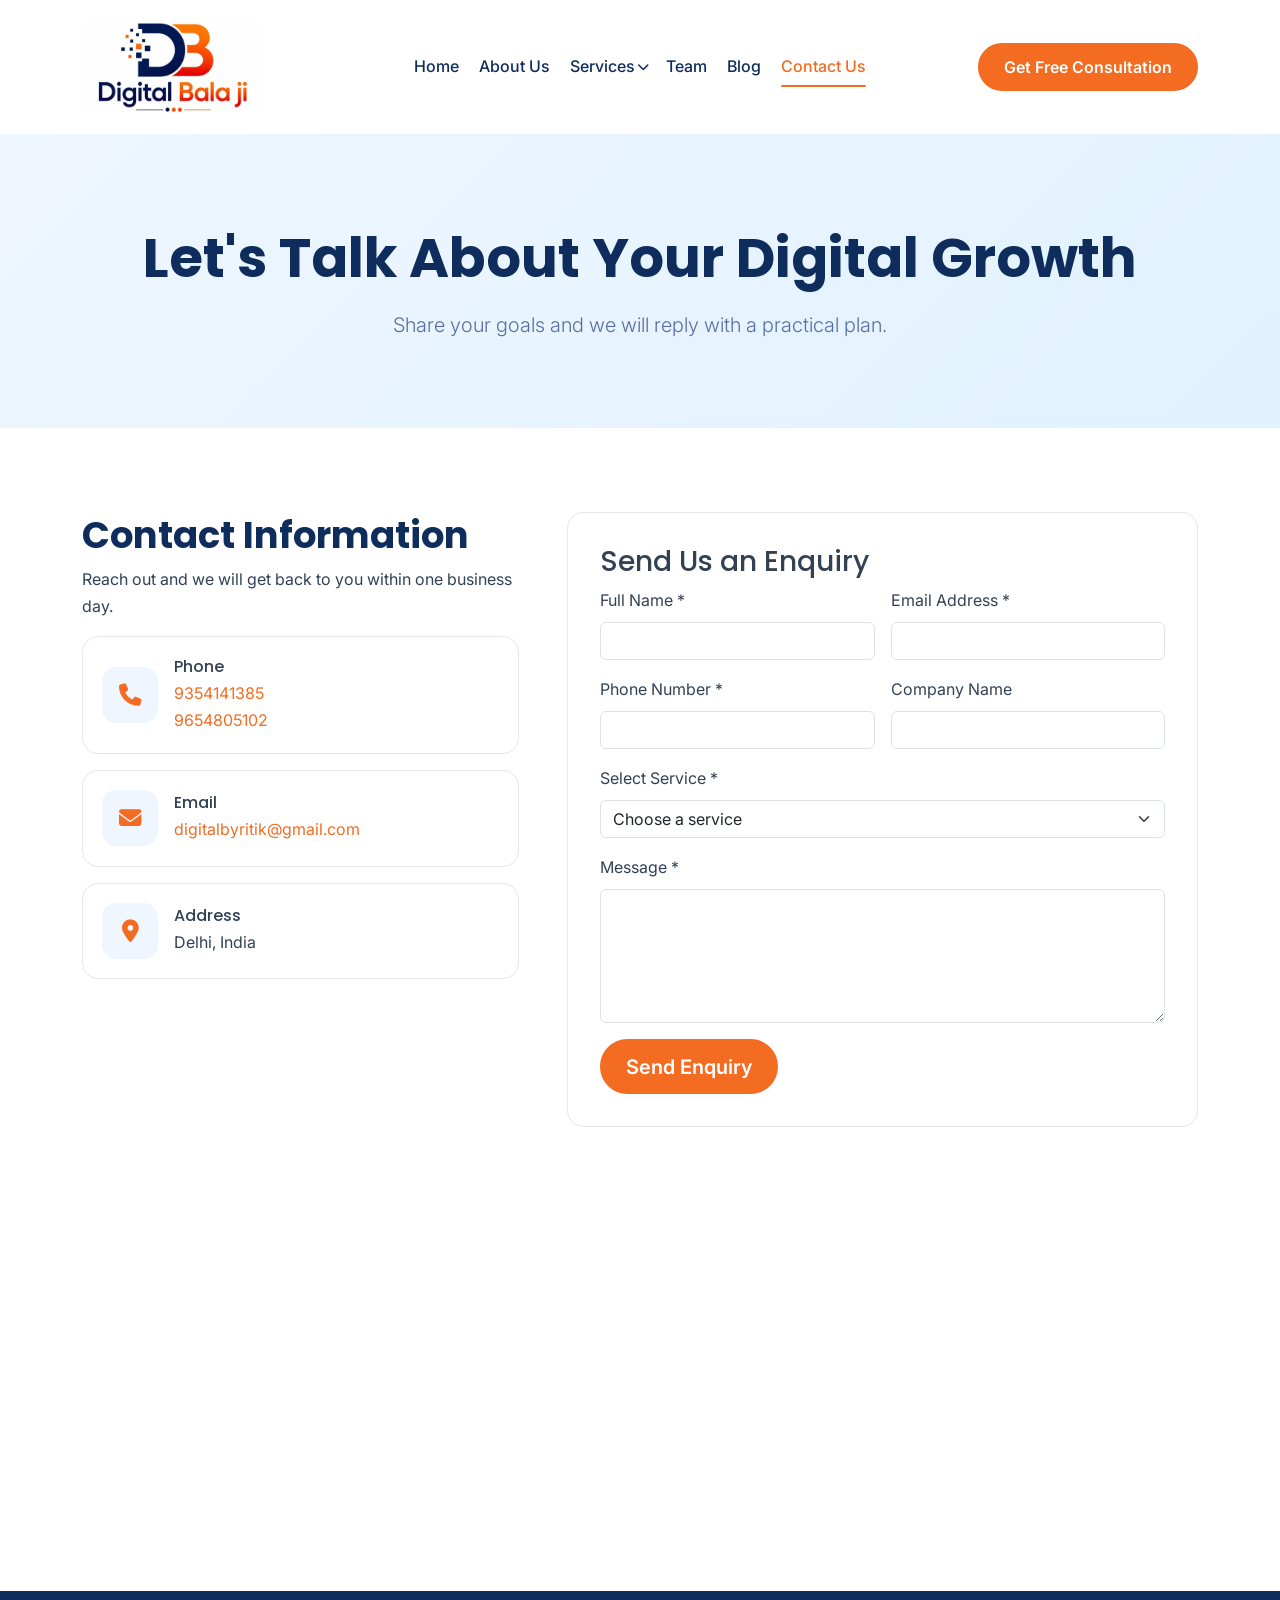
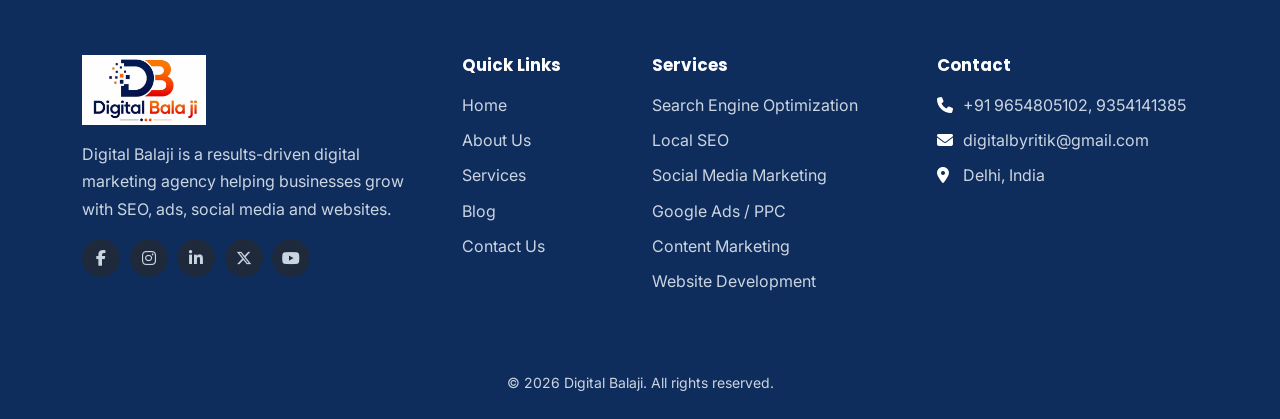
<file: contact.html>
<!DOCTYPE html>
<html lang="en">

<head>
    <meta charset="utf-8">
    <meta name="viewport" content="width=device-width,initial-scale=1">
    <title>Contact Us | Free Digital Marketing Consultation | Digital Balaji</title>
    <link rel="icon" type="image/png" href="favicon.png">
    <link rel="icon" type="image/x-icon" href="favicon.ico">
    <link rel="manifest" href="site.webmanifest">
    <meta name="description" content="Contact Digital Balaji about SEO, Google Ads, social media marketing or website development using the enquiry form.">
    <link rel="canonical" href="https://codewithritik0.github.io/Digital-Balaji/contact.html">     <meta property="og:type" content="website">     <meta property="og:title" content="Contact Us | Free Digital Marketing Consultation | Digital Balaji">     <meta property="og:description" content="Contact Digital Balaji about SEO, Google Ads, social media marketing or website development using the enquiry form.">     <meta property="og:url" content="https://codewithritik0.github.io/Digital-Balaji/contact.html">
    <meta name="theme-color" content="#2563EB">
    <link rel="preconnect" href="https://fonts.googleapis.com">
    <link rel="preconnect" href="https://fonts.gstatic.com" crossorigin>
    <link
        href="https://fonts.googleapis.com/css2?family=Inter:wght@400;500;600&family=Poppins:wght@600;700&display=swap"
        rel="stylesheet">
    <link href="https://cdn.jsdelivr.net/npm/bootstrap@5.3.3/dist/css/bootstrap.min.css" rel="stylesheet">
    <link href="https://cdnjs.cloudflare.com/ajax/libs/font-awesome/6.5.2/css/all.min.css" rel="stylesheet">
    <link href="css/style.css" rel="stylesheet">
    <noscript>
        <style>
            .reveal {
                opacity: 1;
                transform: none
            }
        </style>
    </noscript>
    
</head>

<body>
    <a class="visually-hidden-focusable" href="#main">Skip to content</a>
    <header>
        <nav class="navbar navbar-expand-lg sticky-top" aria-label="Main navigation">
            <div class="container">
                <!-- LOGO: edit the name/icon here, or swap the <i> for an <img src="images/logo.svg" alt="Digital Balaji logo"> -->
                <a class="navbar-brand" href="index.html"><img src="logo/logo.png" alt="" height="100px">
                </a>
                <button class="navbar-toggler border-0" type="button" data-bs-toggle="collapse" data-bs-target="#menu"
                    aria-controls="menu" aria-expanded="false" aria-label="Toggle navigation"><span
                        class="navbar-toggler-icon"></span></button>
                <div class="collapse navbar-collapse" id="menu">
                    <ul class="navbar-nav ms-auto align-items-lg-center gap-lg-1">
                        <li class="nav-item"><a class="nav-link" href="index.html">Home</a></li>
                        <li class="nav-item"><a class="nav-link" href="about.html">About Us</a></li>
                        <li class="nav-item services-nav-item">
    <a class="nav-link services-nav-link" href="services.html">Services</a>
    <button class="nav-link services-dropdown-toggle" type="button" aria-label="Toggle Services submenu" aria-expanded="false" aria-controls="services-dropdown-menu">
        <i class="fa-solid fa-chevron-down" aria-hidden="true"></i>
    </button>
    <div class="services-dropdown" id="services-dropdown-menu">
        <div class="services-dropdown-inner">
            <div class="services-dropdown-header">
                <h3>Our Digital Marketing Services</h3>
                <p>Explore our services designed to help your business grow online.</p>
            </div>
            <div class="services-dropdown-grid">
                <a class="service-dropdown-item" href="seo.html">
                    <span class="service-dropdown-icon"><i class="fa-solid fa-magnifying-glass-chart" aria-hidden="true"></i></span>
                    <span class="service-dropdown-content"><strong>Search Engine Optimization</strong><small>Improve your Google visibility and grow qualified organic traffic.</small></span>
                </a>
                <a class="service-dropdown-item" href="local-seo.html">
                    <span class="service-dropdown-icon"><i class="fa-solid fa-location-dot" aria-hidden="true"></i></span>
                    <span class="service-dropdown-content"><strong>Local SEO</strong><small>Get discovered by customers searching for businesses near them.</small></span>
                </a>
                <a class="service-dropdown-item" href="social-media.html">
                    <span class="service-dropdown-icon"><i class="fa-brands fa-instagram" aria-hidden="true"></i></span>
                    <span class="service-dropdown-content"><strong>Social Media Marketing</strong><small>Build your brand and engage your audience across social platforms.</small></span>
                </a>
                <a class="service-dropdown-item" href="google-ads.html">
                    <span class="service-dropdown-icon"><i class="fa-solid fa-bullseye" aria-hidden="true"></i></span>
                    <span class="service-dropdown-content"><strong>Google Ads / PPC</strong><small>Reach high-intent customers with targeted paid advertising.</small></span>
                </a>
                <a class="service-dropdown-item" href="content.html">
                    <span class="service-dropdown-icon"><i class="fa-solid fa-newspaper" aria-hidden="true"></i></span>
                    <span class="service-dropdown-content"><strong>Content Marketing</strong><small>Create useful content that attracts, educates and converts.</small></span>
                </a>
                <a class="service-dropdown-item" href="web-dev.html">
                    <span class="service-dropdown-icon"><i class="fa-solid fa-laptop-code" aria-hidden="true"></i></span>
                    <span class="service-dropdown-content"><strong>Website Development</strong><small>Build fast, responsive and conversion-focused business websites.</small></span>
                </a>
            </div>
            <div class="services-dropdown-cta">
                <span>Need help choosing the right service?</span>
                <a class="btn btn-ghost btn-sm" href="services.html">View All Services</a>
            </div>
        </div>
    </div>
</li>
                        <li class="nav-item"><a class="nav-link" href="team.html">Team</a></li>
                        <li class="nav-item"><a class="nav-link" href="blog.html">Blog</a></li>
                        <li class="nav-item"><a class="nav-link active" href="contact.html" aria-current="page">Contact
                                Us</a></li>
                    </ul>
                    <a class="btn btn-brand ms-lg-3 mt-3 mt-lg-0" href="contact.html">Get Free Consultation</a>
                </div>
            </div>
        </nav>
    </header>
    <main id="main">
        <section class="page-hero">
            <div class="container">
                <h1>Let's Talk About Your Digital Growth</h1>
                <p class="lead mx-auto">Share your goals and we will reply with a practical plan.</p>
            </div>
        </section>
        <section>
            <div class="container">
                <div class="row g-5">
                    <div class="col-lg-5">
                        <h2>Contact Information</h2>
                        <p>Reach out and we will get back to you within one business day.</p>
                        <div class="d-grid gap-3">
                            <div class="card-c info">
                                <div class="icon-box"><i class="fa-solid fa-phone"></i></div>
                                <div>
                                    <h3 class="h6 mb-1">Phone</h3>
                                    <a href="tel:9354141385">9354141385</a><br>
                                    <a href="tel:9654805102">9654805102</a>
                                </div>
                            </div>
                            <div class="card-c info">
                                <div class="icon-box"><i class="fa-solid fa-envelope"></i></div>
                                <div>
                                    <h3 class="h6 mb-1">Email</h3>
                                    <a
                                        href="mailto:digitalbyritik@gmail.com">digitalbyritik@gmail.com</a>
                                </div>
                            </div>
                            <div class="card-c info">
                                <div class="icon-box"><i class="fa-solid fa-location-dot"></i></div>
                                <div>
                                    <h3 class="h6 mb-1">Address</h3>Delhi, India
                                </div>
                            </div>
                        </div>
                    </div>
                    <div class="col-lg-7">
                        <div class="card-c">
                            <h2 class="h3">Send Us an Enquiry</h2>
                            <!-- BACKEND: this form is validated in the browser only. To send it, set the action URL (e.g. Formspree or your server) and follow the BACKEND HOOK in js/script.js -->
                            <form id="contactForm" data-validate novalidate action="#" method="post">
                                <div class="row g-3">
                                    <div class="col-md-6"><label class="form-label" for="name">Full Name *</label><input
                                            class="form-control" id="name" name="name" type="text" autocomplete="name">
                                        <div class="invalid-feedback">Please enter your full name.</div>
                                    </div>
                                    <div class="col-md-6"><label class="form-label" for="email">Email Address
                                            *</label><input class="form-control" id="email" name="email" type="email"
                                            autocomplete="email">
                                        <div class="invalid-feedback">Enter a valid email address.</div>
                                    </div>
                                    <div class="col-md-6"><label class="form-label" for="phone">Phone Number
                                            *</label><input class="form-control" id="phone" name="phone" type="tel"
                                            autocomplete="tel">
                                        <div class="invalid-feedback">Enter a valid phone number.</div>
                                    </div>
                                    <div class="col-md-6"><label class="form-label" for="company">Company
                                            Name</label><input class="form-control" id="company" name="company"
                                            type="text" autocomplete="organization">
                                        <div class="invalid-feedback"></div>
                                    </div>
                                    <div class="col-12"><label class="form-label" for="service">Select Service
                                            *</label><select class="form-select" id="service" name="service">
                                            <option value="">Choose a service</option>
                                            <option>Search Engine Optimization (SEO)</option>
                                            <option>Local SEO</option>
                                            <option>Social Media Marketing</option>
                                            <option>Google Ads / PPC</option>
                                            <option>Content Marketing</option>
                                            <option>Website Development</option>
                                        </select>
                                        <div class="invalid-feedback">Please select a service.</div>
                                    </div>
                                    <div class="col-12"><label class="form-label" for="message">Message
                                            *</label><textarea class="form-control" id="message" name="message"
                                            rows="5"></textarea>
                                        <div class="invalid-feedback">Please write at least 10 characters.</div>
                                    </div>
                                    <div class="col-12"><button class="btn btn-brand btn-lg" type="submit">Send
                                            Enquiry</button></div>
                                    <div class="form-status" role="status"></div>
                                </div>
                            </form>
                        </div>
                    </div>
                </div>
            </div>
        </section>
        <section class="p-0 map">
            <!-- MAP: replace the iframe src with the embed link from Google Maps > Share > Embed a map -->
            <iframe title="Our location on Google Maps" src="https://www.google.com/maps?q=Delhi,India&output=embed"
                loading="lazy" referrerpolicy="no-referrer-when-downgrade"></iframe>
        </section>
    </main>
    <footer class="site-footer">
        <div class="container">
            <div class="row g-4">
                <div class="col-lg-4"><a class="navbar-brand" href="index.html"><img src="logo/logo.png" alt=""
                            height="70px"></a>
                    <p class="mt-3">Digital Balaji is a results-driven digital marketing agency helping businesses grow
                        with SEO, ads, social media and websites.</p>
                    <!-- SOCIAL LINKS: replace each # with your profile URL -->
                    <div class="social"><a href="#" aria-label="Facebook"><i class="fa-brands fa-facebook-f"></i></a><a
                            href="#" aria-label="Instagram"><i class="fa-brands fa-instagram"></i></a><a href="#"
                            aria-label="LinkedIn"><i class="fa-brands fa-linkedin-in"></i></a><a href="#"
                            aria-label="X (Twitter)"><i class="fa-brands fa-x-twitter"></i></a><a href="#"
                            aria-label="YouTube"><i class="fa-brands fa-youtube"></i></a></div>
                </div>
                <div class="col-6 col-lg-2">
                    <h2>Quick Links</h2>
                    <ul class="list-unstyled">
                        <li><a href="index.html">Home</a></li>
                        <li><a href="about.html">About Us</a></li>
                        <li><a href="services.html">Services</a></li>
                        <li><a href="blog.html">Blog</a></li>
                        <li><a href="contact.html">Contact Us</a></li>
                    </ul>
                </div>
                <div class="col-6 col-lg-3">
                    <h2>Services</h2>
                    <ul class="list-unstyled">
                        <li><a href="seo.html">Search Engine Optimization</a></li>
                        <li><a href="local-seo.html">Local SEO</a></li>
                        <li><a href="social-media.html">Social Media Marketing</a></li>
                        <li><a href="google-ads.html">Google Ads / PPC</a></li>
                        <li><a href="content.html">Content Marketing</a></li>
                        <li><a href="web-dev.html">Website Development</a></li>
                    </ul>
                </div>
                <div class="col-lg-3">
                    <h2>Contact</h2>
                    <ul class="list-unstyled">
                        <li><i class="fa-solid fa-phone"></i> <a href="tel:9654805102">+91 9654805102</a>, <a href="tel:9354141385">9354141385</a></li>
                        <li><i class="fa-solid fa-envelope"></i> <a href="mailto:digitalbyritik@gmail.com">digitalbyritik@gmail.com</a></li>
                        <li><i class="fa-solid fa-location-dot"></i> Delhi, India</li>
                    </ul>
                </div>
            </div>
            <hr>
            <p class="text-center small mb-0">&copy; <span class="js-year">2026</span> Digital Balaji. All rights
                reserved.</p>
        </div>
    </footer>
    <button id="backToTop" class="back-to-top" type="button" aria-label="Back to top" aria-hidden="true" tabindex="-1">
        <i class="fa-solid fa-arrow-up" aria-hidden="true"></i>
    </button>
    <script src="https://cdn.jsdelivr.net/npm/bootstrap@5.3.3/dist/js/bootstrap.bundle.min.js"></script>
    <script src="js/script.js"></script>
</body>

</html>
</file>
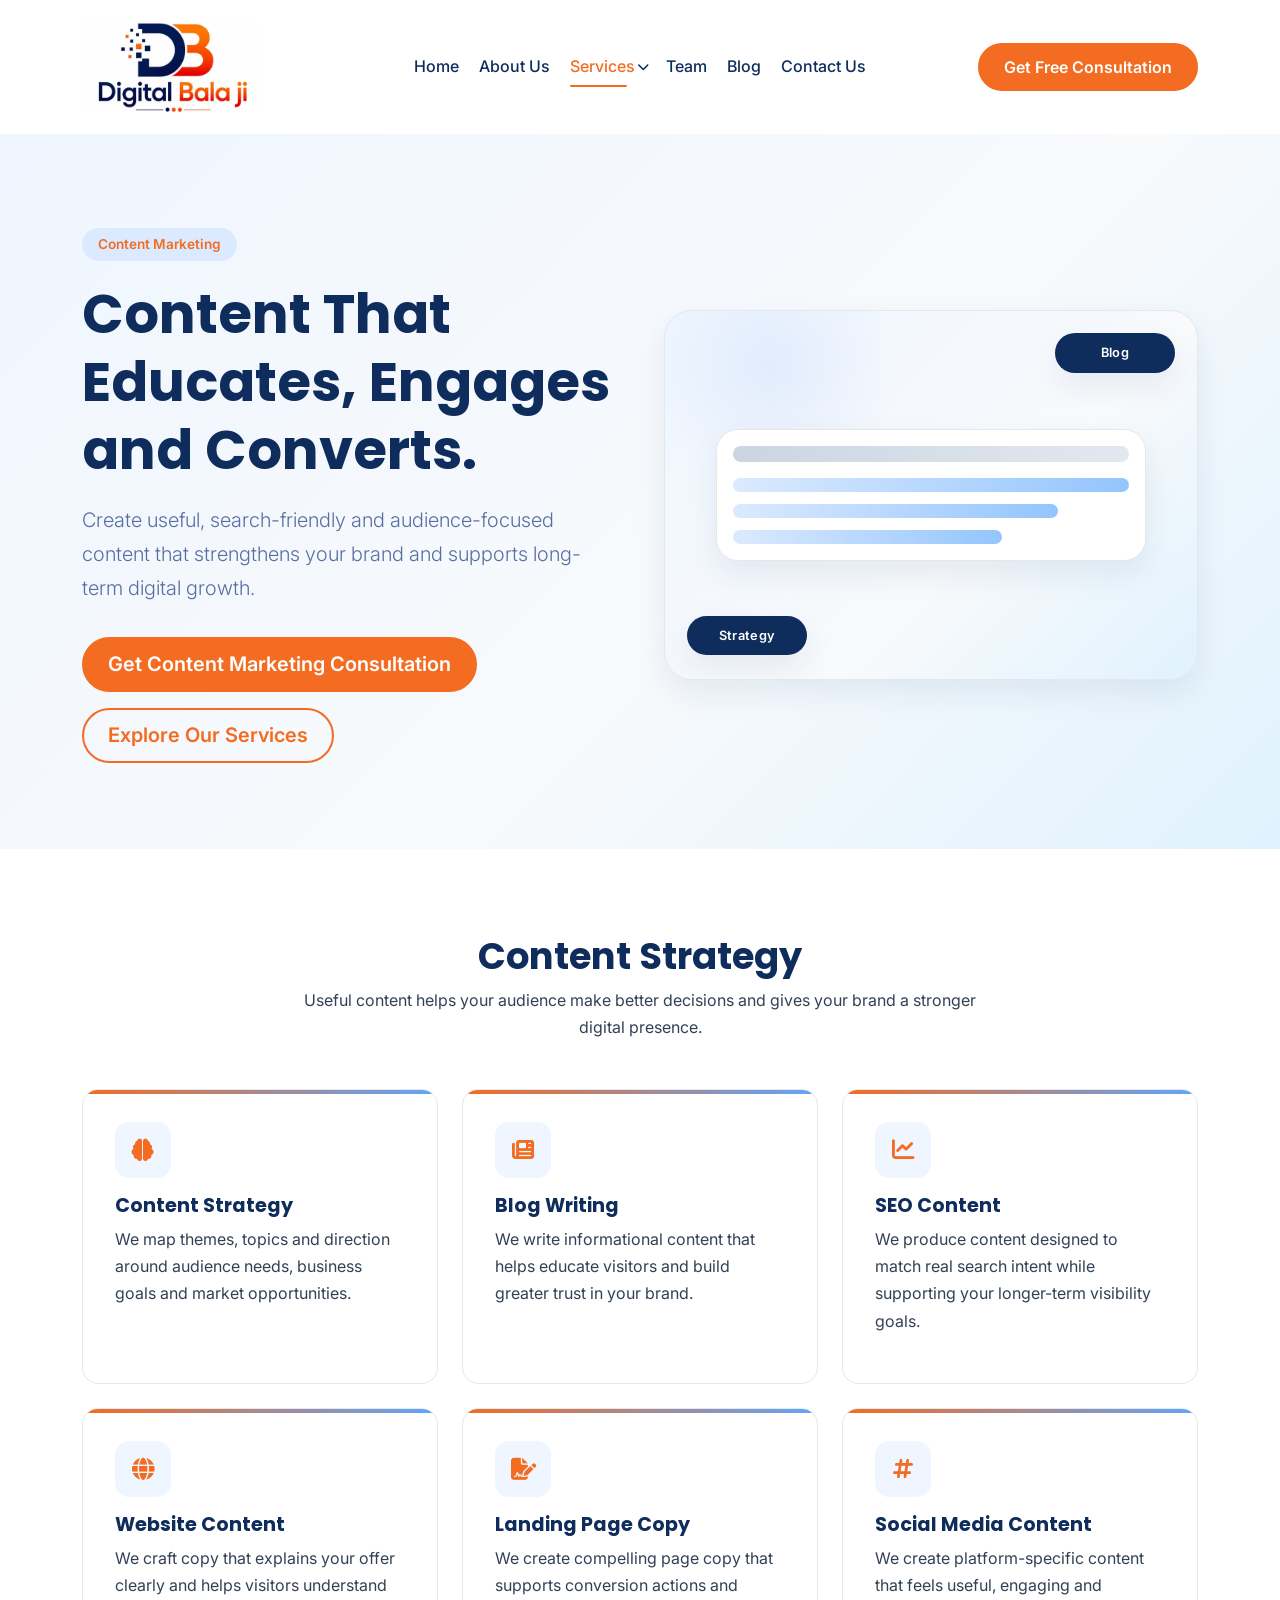
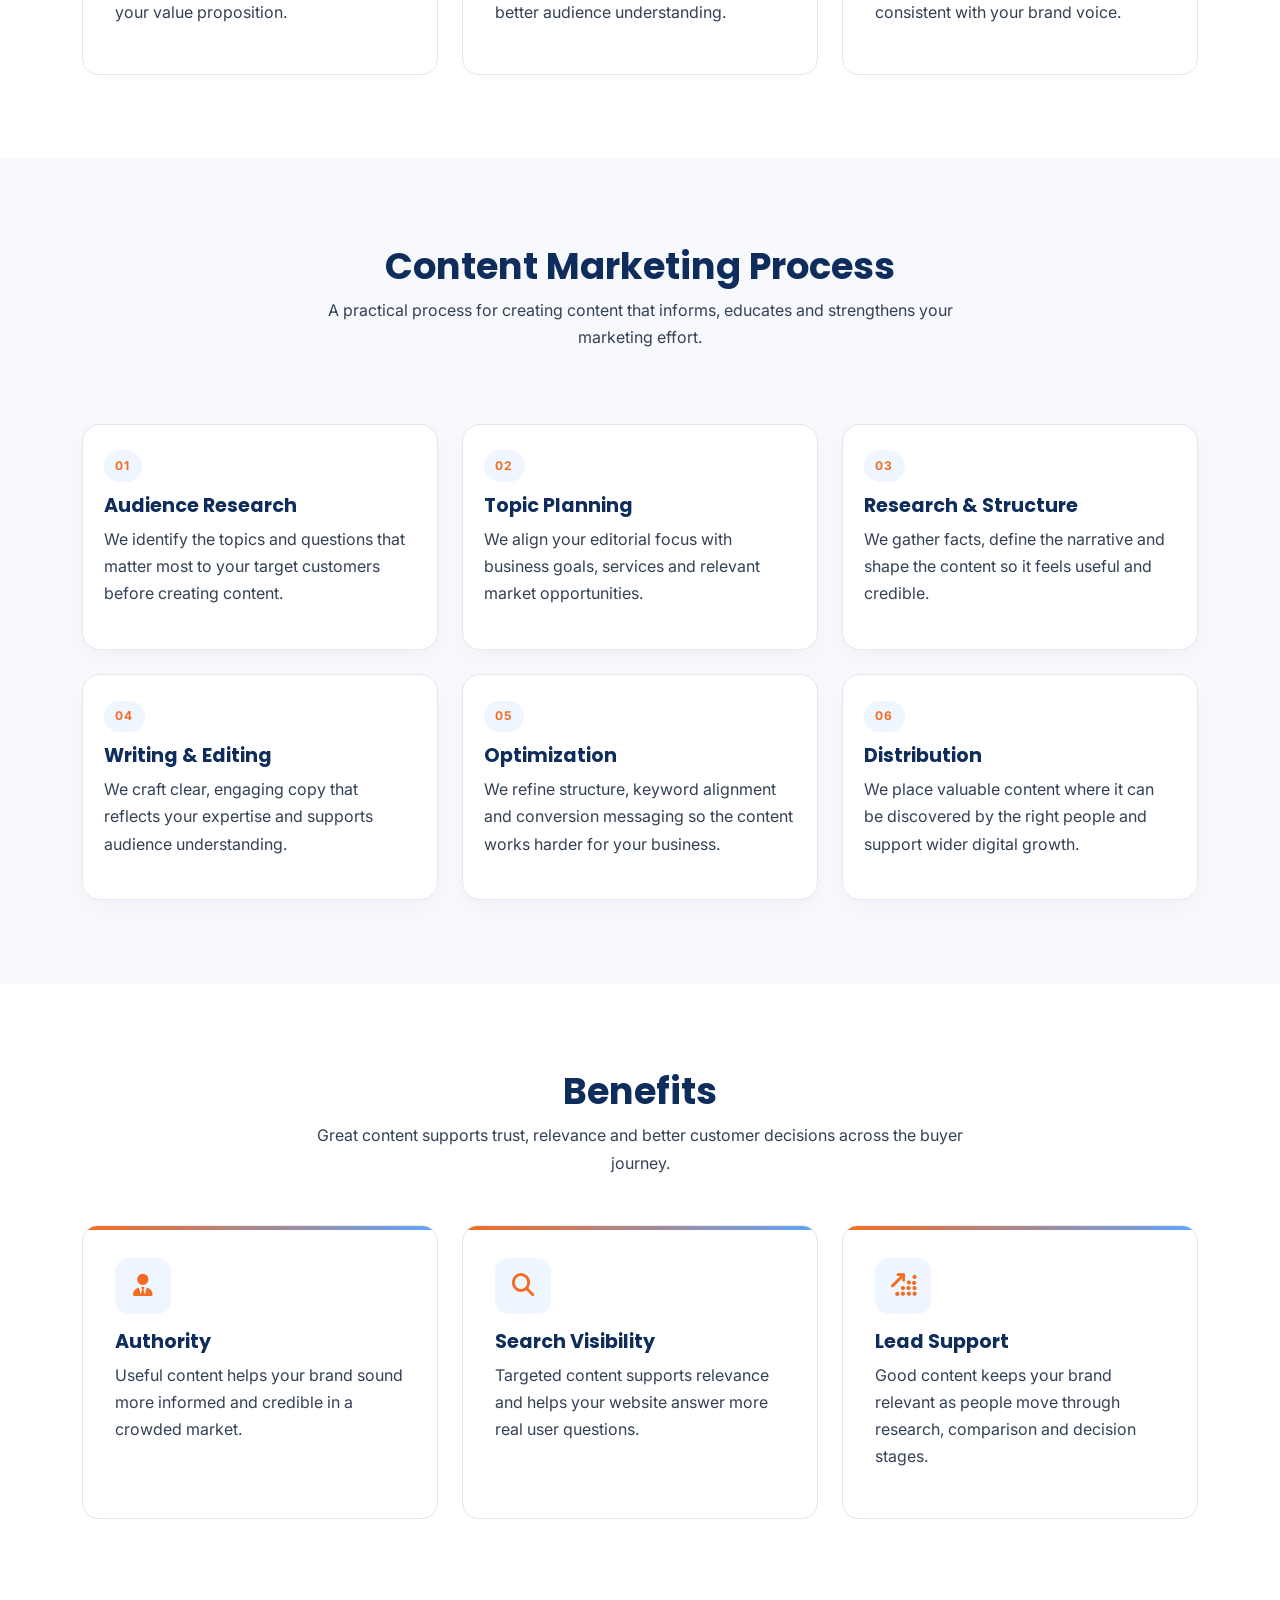
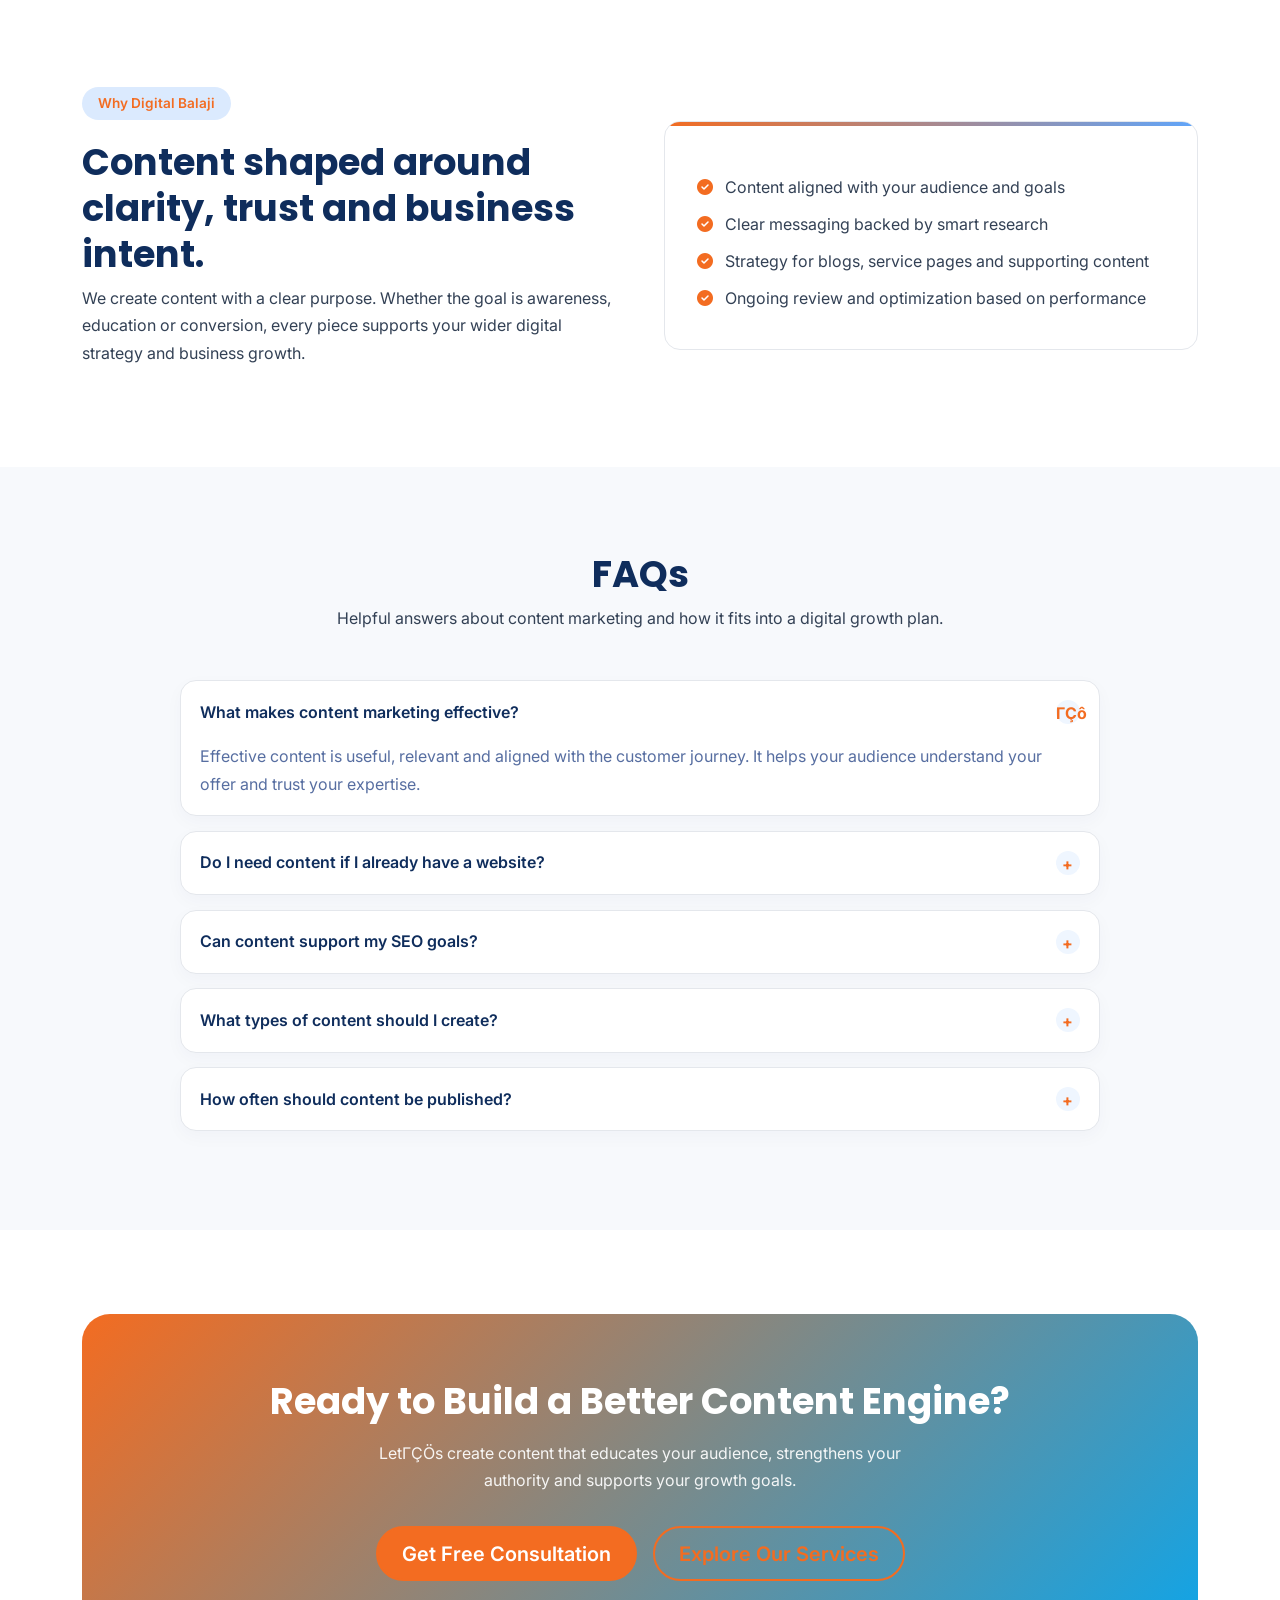
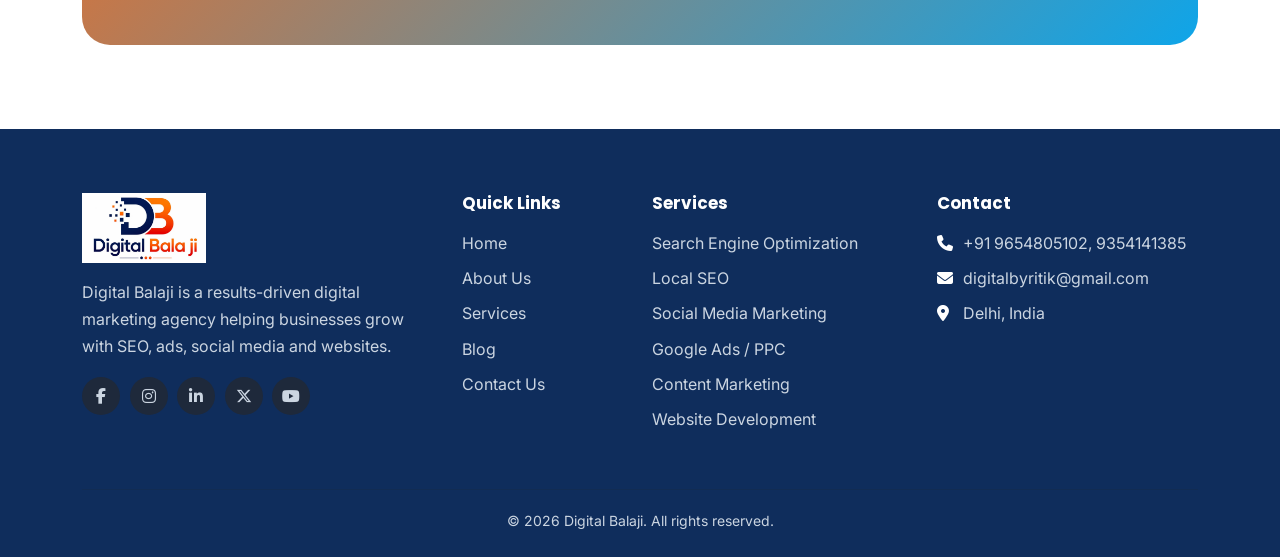
<file: content.html>
<!DOCTYPE html> <html lang="en">  <head>     <meta charset="utf-8">     <meta name="viewport" content="width=device-width,initial-scale=1">     <title>Content Marketing Services in Delhi | Digital Balaji</title>     <meta name="description" content="Create useful, search-friendly and audience-focused content with content marketing services in Delhi from Digital Balaji.">     <meta name="keywords" content="content marketing services in Delhi, blog writing, SEO content, website content">     <link rel="icon" type="image/png" href="favicon.png">
    <link rel="icon" type="image/x-icon" href="favicon.ico">
    <link rel="manifest" href="site.webmanifest">     <meta name="robots" content="index, follow">     <link rel="canonical" href="https://codewithritik0.github.io/Digital-Balaji/content.html">     <meta property="og:type" content="website">     <meta property="og:title" content="Content Marketing Services in Delhi | Digital Balaji">     <meta property="og:description" content="Create useful, search-friendly and audience-focused content with content marketing services in Delhi from Digital Balaji.">     <meta property="og:url" content="https://codewithritik0.github.io/Digital-Balaji/content.html">
    <meta name="theme-color" content="#2563EB">     <link rel="preconnect" href="https://fonts.googleapis.com">     <link rel="preconnect" href="https://fonts.gstatic.com" crossorigin>     <link         href="https://fonts.googleapis.com/css2?family=Inter:wght@400;500;600&family=Poppins:wght@600;700&display=swap"         rel="stylesheet">     <link href="https://cdn.jsdelivr.net/npm/bootstrap@5.3.3/dist/css/bootstrap.min.css" rel="stylesheet">     <link href="https://cdnjs.cloudflare.com/ajax/libs/font-awesome/6.5.2/css/all.min.css" rel="stylesheet">     <link href="css/style.css" rel="stylesheet">      </head>  <body>     <a class="visually-hidden-focusable" href="#main">Skip to content</a>     <header>         <nav class="navbar navbar-expand-lg sticky-top" aria-label="Main navigation">             <div class="container">                 <a class="navbar-brand" href="index.html"><img src="logo/logo.png" alt="Digital Balaji logo"                         height="100px"></a>                 <button class="navbar-toggler border-0" type="button" data-bs-toggle="collapse" data-bs-target="#menu"                     aria-controls="menu" aria-expanded="false" aria-label="Toggle navigation"><span                         class="navbar-toggler-icon"></span></button>                 <div class="collapse navbar-collapse" id="menu">                     <ul class="navbar-nav ms-auto align-items-lg-center gap-lg-1">                         <li class="nav-item"><a class="nav-link" href="index.html">Home</a></li>                         <li class="nav-item"><a class="nav-link" href="about.html">About Us</a></li>                         <li class="nav-item services-nav-item">
    <a class="nav-link services-nav-link active" href="services.html" aria-current="page">Services</a>
    <button class="nav-link services-dropdown-toggle" type="button" aria-label="Toggle Services submenu" aria-expanded="false" aria-controls="services-dropdown-menu">
        <i class="fa-solid fa-chevron-down" aria-hidden="true"></i>
    </button>
    <div class="services-dropdown" id="services-dropdown-menu">
        <div class="services-dropdown-inner">
            <div class="services-dropdown-header">
                <h3>Our Digital Marketing Services</h3>
                <p>Explore our services designed to help your business grow online.</p>
            </div>
            <div class="services-dropdown-grid">
                <a class="service-dropdown-item" href="seo.html">
                    <span class="service-dropdown-icon"><i class="fa-solid fa-magnifying-glass-chart" aria-hidden="true"></i></span>
                    <span class="service-dropdown-content"><strong>Search Engine Optimization</strong><small>Improve your Google visibility and grow qualified organic traffic.</small></span>
                </a>
                <a class="service-dropdown-item" href="local-seo.html">
                    <span class="service-dropdown-icon"><i class="fa-solid fa-location-dot" aria-hidden="true"></i></span>
                    <span class="service-dropdown-content"><strong>Local SEO</strong><small>Get discovered by customers searching for businesses near them.</small></span>
                </a>
                <a class="service-dropdown-item" href="social-media.html">
                    <span class="service-dropdown-icon"><i class="fa-brands fa-instagram" aria-hidden="true"></i></span>
                    <span class="service-dropdown-content"><strong>Social Media Marketing</strong><small>Build your brand and engage your audience across social platforms.</small></span>
                </a>
                <a class="service-dropdown-item" href="google-ads.html">
                    <span class="service-dropdown-icon"><i class="fa-solid fa-bullseye" aria-hidden="true"></i></span>
                    <span class="service-dropdown-content"><strong>Google Ads / PPC</strong><small>Reach high-intent customers with targeted paid advertising.</small></span>
                </a>
                <a class="service-dropdown-item" href="content.html">
                    <span class="service-dropdown-icon"><i class="fa-solid fa-newspaper" aria-hidden="true"></i></span>
                    <span class="service-dropdown-content"><strong>Content Marketing</strong><small>Create useful content that attracts, educates and converts.</small></span>
                </a>
                <a class="service-dropdown-item" href="web-dev.html">
                    <span class="service-dropdown-icon"><i class="fa-solid fa-laptop-code" aria-hidden="true"></i></span>
                    <span class="service-dropdown-content"><strong>Website Development</strong><small>Build fast, responsive and conversion-focused business websites.</small></span>
                </a>
            </div>
            <div class="services-dropdown-cta">
                <span>Need help choosing the right service?</span>
                <a class="btn btn-ghost btn-sm" href="services.html">View All Services</a>
            </div>
        </div>
    </div>
</li>                         <li class="nav-item"><a class="nav-link" href="team.html">Team</a></li>
                        <li class="nav-item"><a class="nav-link" href="blog.html">Blog</a></li>                         <li class="nav-item"><a class="nav-link" href="contact.html">Contact Us</a></li>                     </ul>                     <a class="btn btn-brand ms-lg-3 mt-3 mt-lg-0" href="contact.html">Get Free Consultation</a>                 </div>             </div>         </nav>     </header>     <main id="main">         <section class="service-hero">             <div class="container">                 <div class="row align-items-center g-5">                     <div class="col-lg-6"><span class="badge-soft">Content Marketing</span>                         <h1>Content That Educates, Engages and Converts.</h1>                         <p class="lead">Create useful, search-friendly and audience-focused content that strengthens                             your brand and supports long-term digital growth.</p>                         <div class="d-flex flex-wrap gap-3"><a class="btn btn-brand btn-lg" href="contact.html">Get                                 Content Marketing Consultation</a><a class="btn btn-ghost btn-lg"                                 href="services.html">Explore Our Services</a></div>                     </div>                     <div class="col-lg-6">                         <div class="service-visual service-visual-content"                             aria-label="Content marketing creative illustration">                             <div class="content-browser">                                 <div class="browser-header"></div>                                 <div class="browser-lines"><span></span><span></span><span></span></div>                             </div>                             <div class="service-badge service-badge-top">Blog</div>                             <div class="service-badge service-badge-bottom">Strategy</div>                         </div>                     </div>                 </div>             </div>         </section>         <section>             <div class="container">                 <div class="section-title">                     <h2>Content Strategy</h2>                     <p>Useful content helps your audience make better decisions and gives your brand a stronger digital                         presence.</p>                 </div>                 <div class="row g-4">                     <div class="col-md-6 col-lg-4">                         <article class="card-c service-card">                             <div class="icon-box"><i class="fa-solid fa-brain"></i></div>                             <h3>Content Strategy</h3>                             <p>We map themes, topics and direction around audience needs, business goals and market                                 opportunities.</p>                         </article>                     </div>                     <div class="col-md-6 col-lg-4">                         <article class="card-c service-card">                             <div class="icon-box"><i class="fa-solid fa-newspaper"></i></div>                             <h3>Blog Writing</h3>                             <p>We write informational content that helps educate visitors and build greater trust in                                 your brand.</p>                         </article>                     </div>                     <div class="col-md-6 col-lg-4">                         <article class="card-c service-card">                             <div class="icon-box"><i class="fa-solid fa-chart-line"></i></div>                             <h3>SEO Content</h3>                             <p>We produce content designed to match real search intent while supporting your longer-term                                 visibility goals.</p>                         </article>                     </div>                     <div class="col-md-6 col-lg-4">                         <article class="card-c service-card">                             <div class="icon-box"><i class="fa-solid fa-globe"></i></div>                             <h3>Website Content</h3>                             <p>We craft copy that explains your offer clearly and helps visitors understand your value                                 proposition.</p>                         </article>                     </div>                     <div class="col-md-6 col-lg-4">                         <article class="card-c service-card">                             <div class="icon-box"><i class="fa-solid fa-file-signature"></i></div>                             <h3>Landing Page Copy</h3>                             <p>We create compelling page copy that supports conversion actions and better audience                                 understanding.</p>                         </article>                     </div>                     <div class="col-md-6 col-lg-4">                         <article class="card-c service-card">                             <div class="icon-box"><i class="fa-solid fa-hashtag"></i></div>                             <h3>Social Media Content</h3>                             <p>We create platform-specific content that feels useful, engaging and consistent with your                                 brand voice.</p>                         </article>                     </div>                 </div>             </div>         </section>         <section class="bg-soft">             <div class="container">                 <div class="section-title">                     <h2>Content Marketing Process</h2>                     <p>A practical process for creating content that informs, educates and strengthens your marketing                         effort.</p>                 </div>                 <div class="row g-4 service-process-grid">                     <div class="col-md-6 col-lg-4">                         <div class="service-process-step"><span class="service-step-number">01</span>                             <h3>Audience Research</h3>                             <p>We identify the topics and questions that matter most to your target customers before                                 creating content.</p>                         </div>                     </div>                     <div class="col-md-6 col-lg-4">                         <div class="service-process-step"><span class="service-step-number">02</span>                             <h3>Topic Planning</h3>                             <p>We align your editorial focus with business goals, services and relevant market                                 opportunities.</p>                         </div>                     </div>                     <div class="col-md-6 col-lg-4">                         <div class="service-process-step"><span class="service-step-number">03</span>                             <h3>Research & Structure</h3>                             <p>We gather facts, define the narrative and shape the content so it feels useful and                                 credible.</p>                         </div>                     </div>                     <div class="col-md-6 col-lg-4">                         <div class="service-process-step"><span class="service-step-number">04</span>                             <h3>Writing & Editing</h3>                             <p>We craft clear, engaging copy that reflects your expertise and supports audience                                 understanding.</p>                         </div>                     </div>                     <div class="col-md-6 col-lg-4">                         <div class="service-process-step"><span class="service-step-number">05</span>                             <h3>Optimization</h3>                             <p>We refine structure, keyword alignment and conversion messaging so the content works                                 harder for your business.</p>                         </div>                     </div>                     <div class="col-md-6 col-lg-4">                         <div class="service-process-step"><span class="service-step-number">06</span>                             <h3>Distribution</h3>                             <p>We place valuable content where it can be discovered by the right people and support                                 wider digital growth.</p>                         </div>                     </div>                 </div>             </div>         </section>         <section>             <div class="container">                 <div class="section-title">                     <h2>Benefits</h2>                     <p>Great content supports trust, relevance and better customer decisions across the buyer journey.                     </p>                 </div>                 <div class="row g-4">                     <div class="col-md-6 col-lg-4">                         <div class="card-c service-card">                             <div class="icon-box"><i class="fa-solid fa-user-tie"></i></div>                             <h3>Authority</h3>                             <p>Useful content helps your brand sound more informed and credible in a crowded market.</p>                         </div>                     </div>                     <div class="col-md-6 col-lg-4">                         <div class="card-c service-card">                             <div class="icon-box"><i class="fa-solid fa-search"></i></div>                             <h3>Search Visibility</h3>                             <p>Targeted content supports relevance and helps your website answer more real user                                 questions.</p>                         </div>                     </div>                     <div class="col-md-6 col-lg-4">                         <div class="card-c service-card">                             <div class="icon-box"><i class="fa-solid fa-arrow-up-right-dots"></i></div>                             <h3>Lead Support</h3>                             <p>Good content keeps your brand relevant as people move through research, comparison and                                 decision stages.</p>                         </div>                     </div>                 </div>             </div>         </section>         <section>             <div class="container">                 <div class="row align-items-center g-5">                     <div class="col-lg-6">                         <div class="service-why-box"><span class="badge-soft">Why Digital Balaji</span>                             <h2>Content shaped around clarity, trust and business intent.</h2>                             <p>We create content with a clear purpose. Whether the goal is awareness, education or                                 conversion, every piece supports your wider digital strategy and business growth.</p>                         </div>                     </div>                     <div class="col-lg-6">                         <div class="card-c service-card">                             <ul class="check-list mb-0">                                 <li><i class="fa-solid fa-circle-check"></i> Content aligned with your audience and                                     goals</li>                                 <li><i class="fa-solid fa-circle-check"></i> Clear messaging backed by smart research                                 </li>                                 <li><i class="fa-solid fa-circle-check"></i> Strategy for blogs, service pages and                                     supporting content</li>                                 <li><i class="fa-solid fa-circle-check"></i> Ongoing review and optimization based on                                     performance</li>                             </ul>                         </div>                     </div>                 </div>             </div>         </section>         <section class="bg-soft">             <div class="container">                 <div class="section-title">                     <h2>FAQs</h2>                     <p>Helpful answers about content marketing and how it fits into a digital growth plan.</p>                 </div>                 <div class="service-faq">                     <details open>                         <summary>What makes content marketing effective?</summary>                         <p>Effective content is useful, relevant and aligned with the customer journey. It helps your                             audience understand your offer and trust your expertise.</p>                     </details>                     <details>                         <summary>Do I need content if I already have a website?</summary>                         <p>Yes. Websites need fresh, relevant content to support messaging, answer customer questions                             and reinforce authority over time.</p>                     </details>                     <details>                         <summary>Can content support my SEO goals?</summary>                         <p>When content is well-researched and aligned with user intent, it can help support search                             visibility and topical authority.</p>                     </details>                     <details>                         <summary>What types of content should I create?</summary>                         <p>It depends on your audience and business goals, but common examples include blog articles,                             service pages, landing page copy, FAQs and social content.</p>                     </details>                     <details>                         <summary>How often should content be published?</summary>                         <p>Consistency matters more than volume. A realistic publishing rhythm is usually more effective                             than irregular bursts of effort.</p>                     </details>                 </div>             </div>         </section>         <section>             <div class="container">                 <div class="cta-band">                     <h2>Ready to Build a Better Content Engine?</h2>                     <p>LetΓÇÖs create content that educates your audience, strengthens your authority and supports your                         growth goals.</p>                     <div class="cta-actions"><a class="btn btn-brand btn-lg" href="contact.html">Get Free                             Consultation</a><a class="btn btn-ghost btn-lg" href="services.html">Explore Our                             Services</a></div>                 </div>             </div>         </section>     </main>     <footer class="site-footer">         <div class="container">             <div class="row g-4">                 <div class="col-lg-4"><a class="navbar-brand" href="index.html"><img src="logo/logo.png"                             alt="Digital Balaji logo" height="70px"></a>                     <p class="mt-3">Digital Balaji is a results-driven digital marketing agency helping businesses grow                         with SEO, ads, social media and websites.</p>                     <div class="social"><a                             href="https://l.instagram.com/?u=https%3A%2F%2Fwww.facebook.com%2Fshare%2F1YYqj7RwF5%2F%3Futm_source%3Dig%26utm_medium%3Dsocial%26utm_content%3Dlink_in_bio&e=AUAJywznwTZ6_9cOyg7hlEbCVRGdkorkYHJZ3KQd2p3xyStDb7twYkcttdq1YJC3ULjvIb6IgC_z7OoWC1Sqbb9s6tNp89ELsNOWmWQxxZSsGtGztqB12rdsJn9J2mz2QIDUFTYxPPB_xWBV3loHCpI"                             aria-label="Facebook"><i class="fa-brands fa-facebook-f"></i></a><a                             href="https://www.instagram.com/digitalbalaji.in" aria-label="Instagram"><i                                 class="fa-brands fa-instagram"></i></a><a href="contact.html" aria-label="LinkedIn"><i                                 class="fa-brands fa-linkedin-in"></i></a><a href="contact.html"                             aria-label="X (Twitter)"><i class="fa-brands fa-x-twitter"></i></a><a href="contact.html"                             aria-label="YouTube"><i class="fa-brands fa-youtube"></i></a></div>                 </div>                 <div class="col-6 col-lg-2">                     <h2>Quick Links</h2>                     <ul class="list-unstyled">                         <li><a href="index.html">Home</a></li>                         <li><a href="about.html">About Us</a></li>                         <li><a href="services.html">Services</a></li>                         <li><a href="blog.html">Blog</a></li>                         <li><a href="contact.html">Contact Us</a></li>                     </ul>                 </div>                 <div class="col-6 col-lg-3">                     <h2>Services</h2>                     <ul class="list-unstyled">                         <li><a href="seo.html">Search Engine Optimization</a></li>                         <li><a href="local-seo.html">Local SEO</a></li>                         <li><a href="social-media.html">Social Media Marketing</a></li>                         <li><a href="google-ads.html">Google Ads / PPC</a></li>                         <li><a href="content.html">Content Marketing</a></li>                         <li><a href="web-dev.html">Website Development</a></li>                     </ul>                 </div>                 <div class="col-lg-3">                     <h2>Contact</h2>
                    <ul class="list-unstyled">
                        <li><i class="fa-solid fa-phone"></i> <a href="tel:9654805102">+91 9654805102</a>, <a href="tel:9354141385">9354141385</a></li>
                        <li><i class="fa-solid fa-envelope"></i> <a href="mailto:digitalbyritik@gmail.com">digitalbyritik@gmail.com</a></li>
                        <li><i class="fa-solid fa-location-dot"></i> Delhi, India</li>
                    </ul>                 </div>             </div>             <hr>             <p class="text-center small mb-0">&copy; <span class="js-year">2026</span> Digital Balaji. All rights                 reserved.</p>         </div>     </footer>
    <button id="backToTop" class="back-to-top" type="button" aria-label="Back to top" aria-hidden="true" tabindex="-1">
        <i class="fa-solid fa-arrow-up" aria-hidden="true"></i>
    </button>     <script src="https://cdn.jsdelivr.net/npm/bootstrap@5.3.3/dist/js/bootstrap.bundle.min.js"></script>     <script src="js/script.js"></script> </body>  </html>
</file>
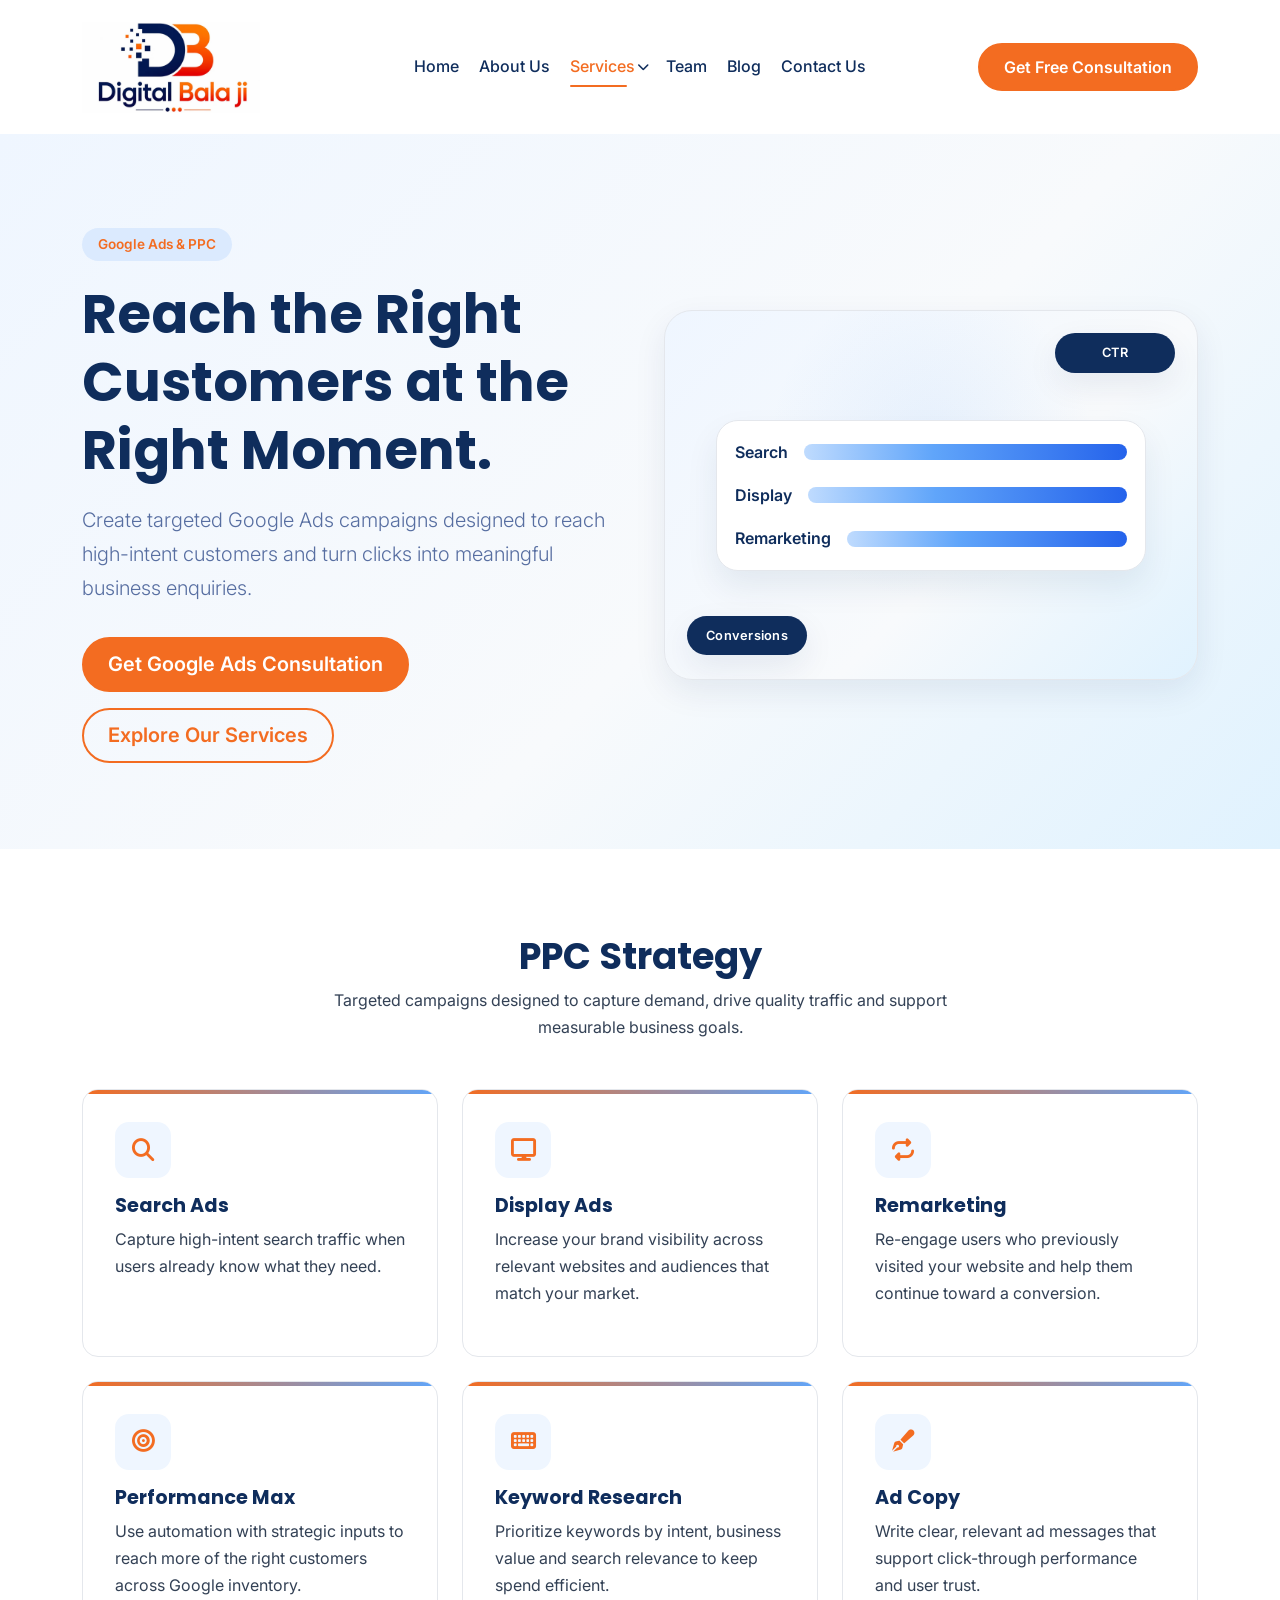
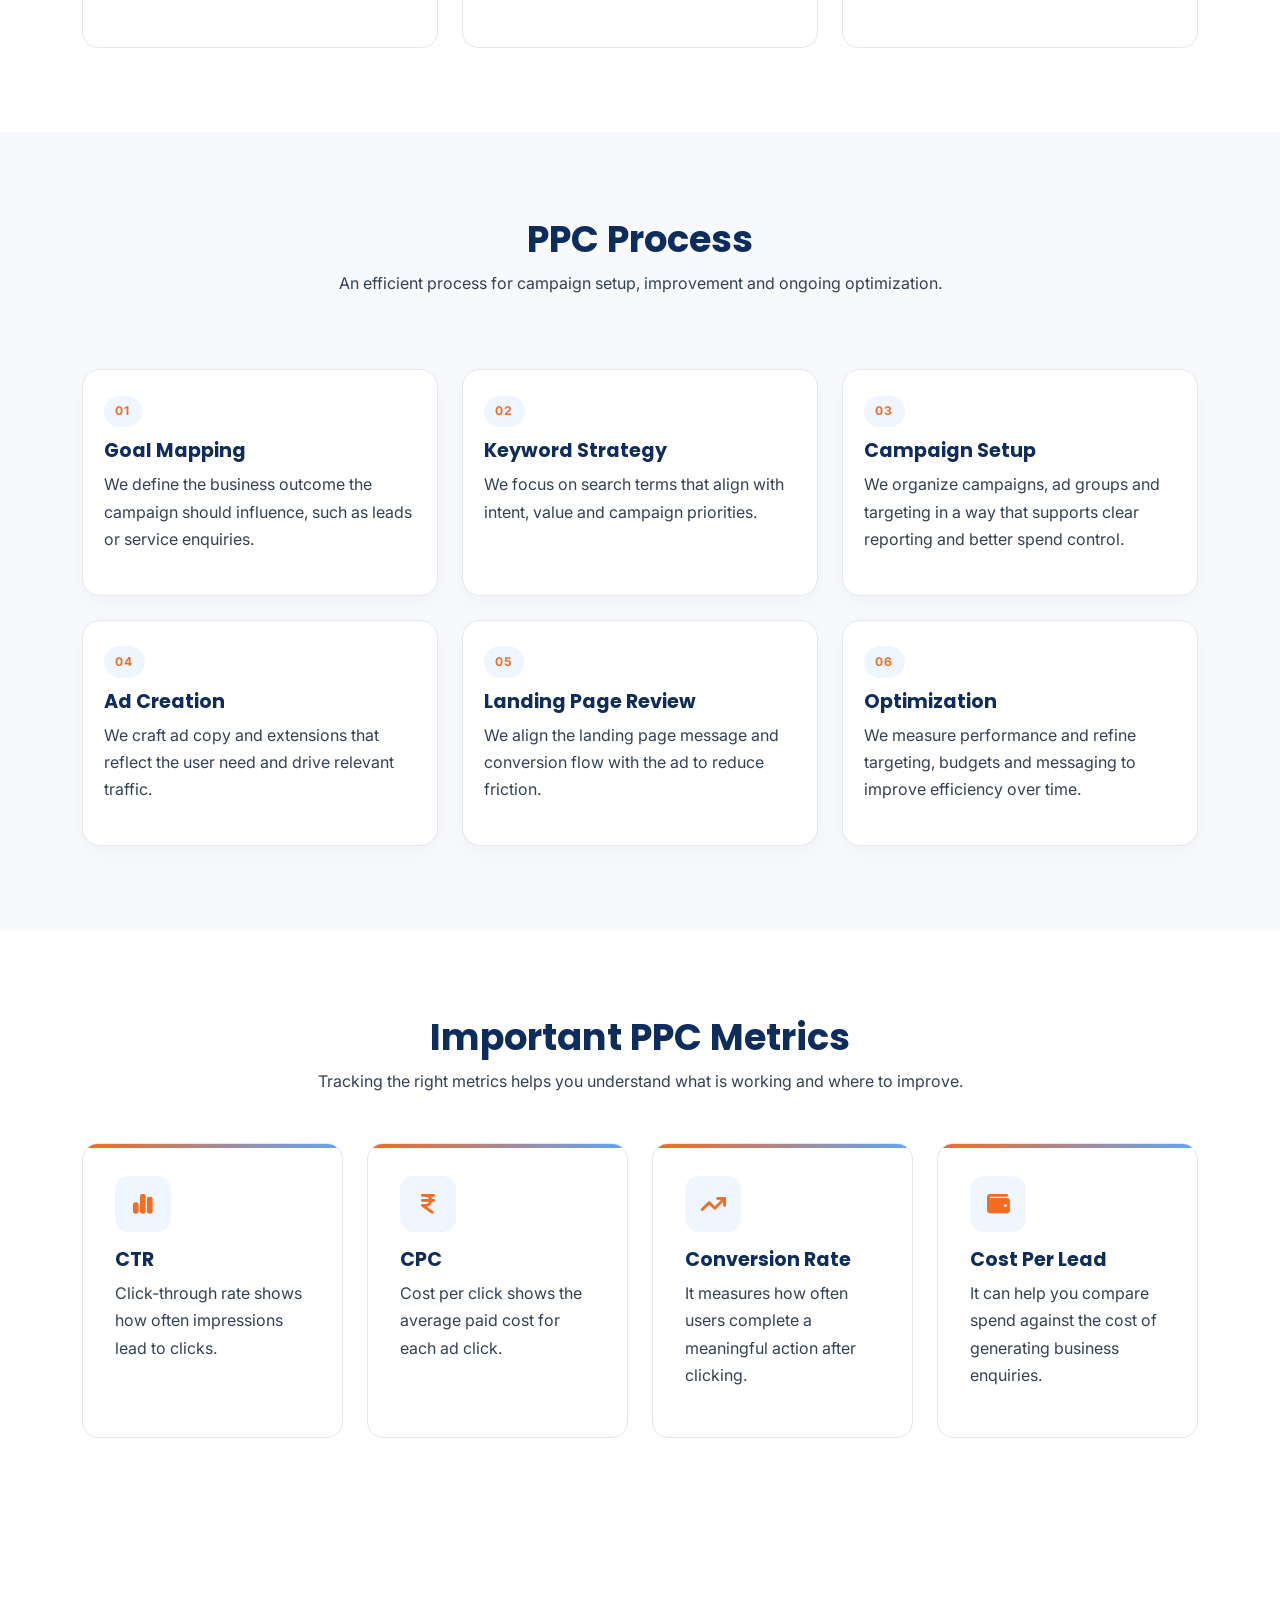
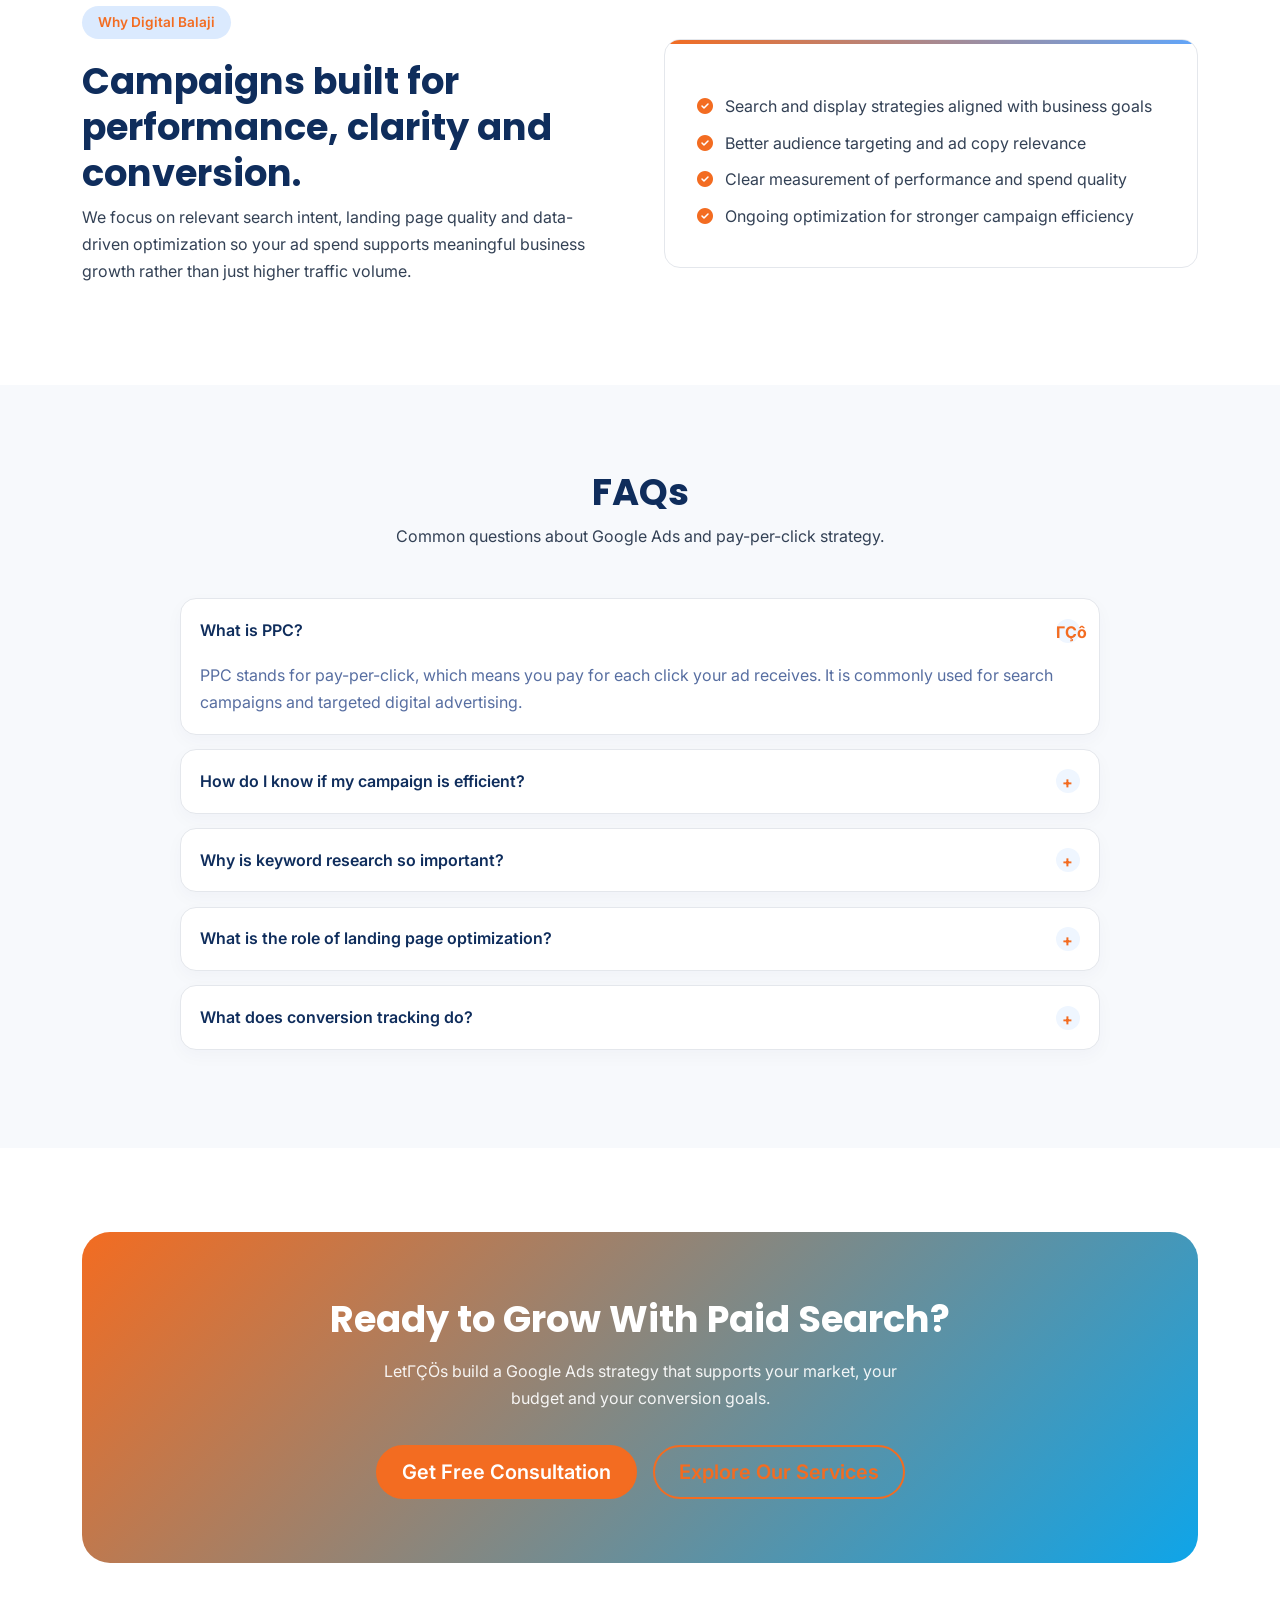
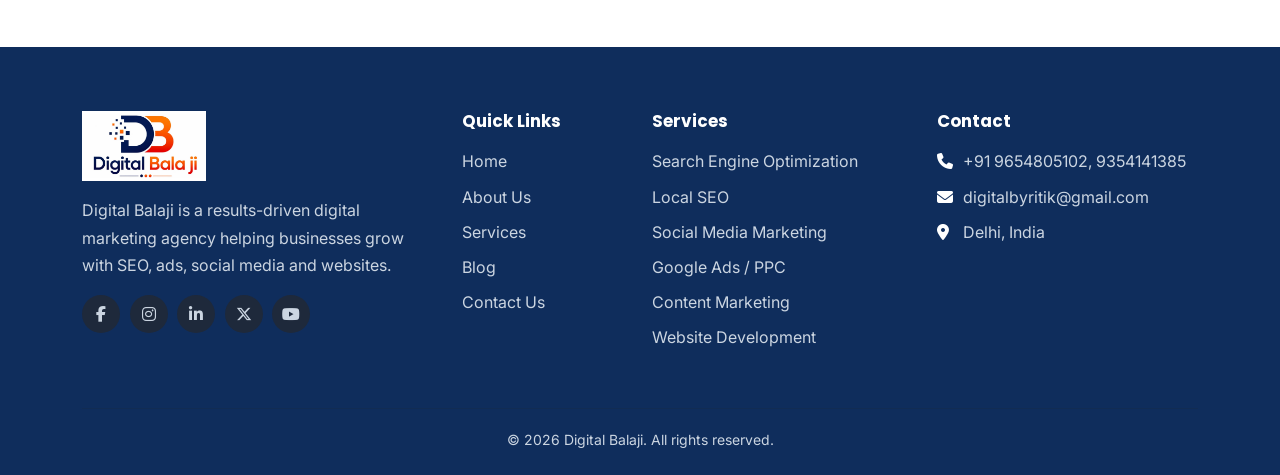
<file: google-ads.html>
<!DOCTYPE html> <html lang="en">  <head>     <meta charset="utf-8">     <meta name="viewport" content="width=device-width,initial-scale=1">     <title>Google Ads & PPC Services in Delhi | Digital Balaji</title>     <meta name="description" content="Drive high-intent traffic and valuable enquiries with Google Ads &amp; PPC services in Delhi from Digital Balaji. Create campaigns that reach the right customers at the right moment.">     <meta name="keywords"         content="Google Ads services in Delhi, PPC agency, pay per click marketing, campaign optimization">     <link rel="icon" type="image/png" href="favicon.png">
    <link rel="icon" type="image/x-icon" href="favicon.ico">
    <link rel="manifest" href="site.webmanifest">     <meta name="robots" content="index, follow">     <link rel="canonical" href="https://codewithritik0.github.io/Digital-Balaji/google-ads.html">     <meta property="og:type" content="website">     <meta property="og:title" content="Google Ads &amp; PPC Services in Delhi | Digital Balaji">     <meta property="og:description" content="Drive high-intent traffic and valuable enquiries with Google Ads &amp; PPC services in Delhi from Digital Balaji. Create campaigns that reach the right customers at the right moment.">     <meta property="og:url" content="https://codewithritik0.github.io/Digital-Balaji/google-ads.html">
    <meta name="theme-color" content="#2563EB">     <link rel="preconnect" href="https://fonts.googleapis.com">     <link rel="preconnect" href="https://fonts.gstatic.com" crossorigin>     <link         href="https://fonts.googleapis.com/css2?family=Inter:wght@400;500;600&family=Poppins:wght@600;700&display=swap"         rel="stylesheet">     <link href="https://cdn.jsdelivr.net/npm/bootstrap@5.3.3/dist/css/bootstrap.min.css" rel="stylesheet">     <link href="https://cdnjs.cloudflare.com/ajax/libs/font-awesome/6.5.2/css/all.min.css" rel="stylesheet">     <link href="css/style.css" rel="stylesheet">      </head>  <body>     <a class="visually-hidden-focusable" href="#main">Skip to content</a>     <header>         <nav class="navbar navbar-expand-lg sticky-top" aria-label="Main navigation">             <div class="container">                 <a class="navbar-brand" href="index.html"><img src="logo/logo.png" alt="Digital Balaji logo"                         height="100px"></a>                 <button class="navbar-toggler border-0" type="button" data-bs-toggle="collapse" data-bs-target="#menu"                     aria-controls="menu" aria-expanded="false" aria-label="Toggle navigation"><span                         class="navbar-toggler-icon"></span></button>                 <div class="collapse navbar-collapse" id="menu">                     <ul class="navbar-nav ms-auto align-items-lg-center gap-lg-1">                         <li class="nav-item"><a class="nav-link" href="index.html">Home</a></li>                         <li class="nav-item"><a class="nav-link" href="about.html">About Us</a></li>                         <li class="nav-item services-nav-item">
    <a class="nav-link services-nav-link active" href="services.html" aria-current="page">Services</a>
    <button class="nav-link services-dropdown-toggle" type="button" aria-label="Toggle Services submenu" aria-expanded="false" aria-controls="services-dropdown-menu">
        <i class="fa-solid fa-chevron-down" aria-hidden="true"></i>
    </button>
    <div class="services-dropdown" id="services-dropdown-menu">
        <div class="services-dropdown-inner">
            <div class="services-dropdown-header">
                <h3>Our Digital Marketing Services</h3>
                <p>Explore our services designed to help your business grow online.</p>
            </div>
            <div class="services-dropdown-grid">
                <a class="service-dropdown-item" href="seo.html">
                    <span class="service-dropdown-icon"><i class="fa-solid fa-magnifying-glass-chart" aria-hidden="true"></i></span>
                    <span class="service-dropdown-content"><strong>Search Engine Optimization</strong><small>Improve your Google visibility and grow qualified organic traffic.</small></span>
                </a>
                <a class="service-dropdown-item" href="local-seo.html">
                    <span class="service-dropdown-icon"><i class="fa-solid fa-location-dot" aria-hidden="true"></i></span>
                    <span class="service-dropdown-content"><strong>Local SEO</strong><small>Get discovered by customers searching for businesses near them.</small></span>
                </a>
                <a class="service-dropdown-item" href="social-media.html">
                    <span class="service-dropdown-icon"><i class="fa-brands fa-instagram" aria-hidden="true"></i></span>
                    <span class="service-dropdown-content"><strong>Social Media Marketing</strong><small>Build your brand and engage your audience across social platforms.</small></span>
                </a>
                <a class="service-dropdown-item" href="google-ads.html">
                    <span class="service-dropdown-icon"><i class="fa-solid fa-bullseye" aria-hidden="true"></i></span>
                    <span class="service-dropdown-content"><strong>Google Ads / PPC</strong><small>Reach high-intent customers with targeted paid advertising.</small></span>
                </a>
                <a class="service-dropdown-item" href="content.html">
                    <span class="service-dropdown-icon"><i class="fa-solid fa-newspaper" aria-hidden="true"></i></span>
                    <span class="service-dropdown-content"><strong>Content Marketing</strong><small>Create useful content that attracts, educates and converts.</small></span>
                </a>
                <a class="service-dropdown-item" href="web-dev.html">
                    <span class="service-dropdown-icon"><i class="fa-solid fa-laptop-code" aria-hidden="true"></i></span>
                    <span class="service-dropdown-content"><strong>Website Development</strong><small>Build fast, responsive and conversion-focused business websites.</small></span>
                </a>
            </div>
            <div class="services-dropdown-cta">
                <span>Need help choosing the right service?</span>
                <a class="btn btn-ghost btn-sm" href="services.html">View All Services</a>
            </div>
        </div>
    </div>
</li>                         <li class="nav-item"><a class="nav-link" href="team.html">Team</a></li>
                        <li class="nav-item"><a class="nav-link" href="blog.html">Blog</a></li>                         <li class="nav-item"><a class="nav-link" href="contact.html">Contact Us</a></li>                     </ul>                     <a class="btn btn-brand ms-lg-3 mt-3 mt-lg-0" href="contact.html">Get Free Consultation</a>                 </div>             </div>         </nav>     </header>     <main id="main">         <section class="service-hero">             <div class="container">                 <div class="row align-items-center g-5">                     <div class="col-lg-6"><span class="badge-soft">Google Ads & PPC</span>                         <h1>Reach the Right Customers at the Right Moment.</h1>                         <p class="lead">Create targeted Google Ads campaigns designed to reach high-intent customers and                             turn clicks into meaningful business enquiries.</p>                         <div class="d-flex flex-wrap gap-3"><a class="btn btn-brand btn-lg" href="contact.html">Get                                 Google Ads Consultation</a><a class="btn btn-ghost btn-lg" href="services.html">Explore                                 Our Services</a></div>                     </div>                     <div class="col-lg-6">                         <div class="service-visual service-visual-ads"                             aria-label="Google Ads performance dashboard illustration">                             <div class="ads-panel">                                 <div class="ads-row"><span>Search</span>                                     <div class="ads-bar ads-bar-1"></div>                                 </div>                                 <div class="ads-row"><span>Display</span>                                     <div class="ads-bar ads-bar-2"></div>                                 </div>                                 <div class="ads-row"><span>Remarketing</span>                                     <div class="ads-bar ads-bar-3"></div>                                 </div>                             </div>                             <div class="service-badge service-badge-top">CTR</div>                             <div class="service-badge service-badge-bottom">Conversions</div>                         </div>                     </div>                 </div>             </div>         </section>         <section>             <div class="container">                 <div class="section-title">                     <h2>PPC Strategy</h2>                     <p>Targeted campaigns designed to capture demand, drive quality traffic and support measurable                         business goals.</p>                 </div>                 <div class="row g-4">                     <div class="col-md-6 col-lg-4">                         <article class="card-c service-card">                             <div class="icon-box"><i class="fa-solid fa-magnifying-glass"></i></div>                             <h3>Search Ads</h3>                             <p>Capture high-intent search traffic when users already know what they need.</p>                         </article>                     </div>                     <div class="col-md-6 col-lg-4">                         <article class="card-c service-card">                             <div class="icon-box"><i class="fa-solid fa-display"></i></div>                             <h3>Display Ads</h3>                             <p>Increase your brand visibility across relevant websites and audiences that match your                                 market.</p>                         </article>                     </div>                     <div class="col-md-6 col-lg-4">                         <article class="card-c service-card">                             <div class="icon-box"><i class="fa-solid fa-repeat"></i></div>                             <h3>Remarketing</h3>                             <p>Re-engage users who previously visited your website and help them continue toward a                                 conversion.</p>                         </article>                     </div>                     <div class="col-md-6 col-lg-4">                         <article class="card-c service-card">                             <div class="icon-box"><i class="fa-solid fa-bullseye"></i></div>                             <h3>Performance Max</h3>                             <p>Use automation with strategic inputs to reach more of the right customers across Google                                 inventory.</p>                         </article>                     </div>                     <div class="col-md-6 col-lg-4">                         <article class="card-c service-card">                             <div class="icon-box"><i class="fa-solid fa-keyboard"></i></div>                             <h3>Keyword Research</h3>                             <p>Prioritize keywords by intent, business value and search relevance to keep spend                                 efficient.</p>                         </article>                     </div>                     <div class="col-md-6 col-lg-4">                         <article class="card-c service-card">                             <div class="icon-box"><i class="fa-solid fa-pen-fancy"></i></div>                             <h3>Ad Copy</h3>                             <p>Write clear, relevant ad messages that support click-through performance and user trust.                             </p>                         </article>                     </div>                 </div>             </div>         </section>         <section class="bg-soft">             <div class="container">                 <div class="section-title">                     <h2>PPC Process</h2>                     <p>An efficient process for campaign setup, improvement and ongoing optimization.</p>                 </div>                 <div class="row g-4 service-process-grid">                     <div class="col-md-6 col-lg-4">                         <div class="service-process-step"><span class="service-step-number">01</span>                             <h3>Goal Mapping</h3>                             <p>We define the business outcome the campaign should influence, such as leads or service                                 enquiries.</p>                         </div>                     </div>                     <div class="col-md-6 col-lg-4">                         <div class="service-process-step"><span class="service-step-number">02</span>                             <h3>Keyword Strategy</h3>                             <p>We focus on search terms that align with intent, value and campaign priorities.</p>                         </div>                     </div>                     <div class="col-md-6 col-lg-4">                         <div class="service-process-step"><span class="service-step-number">03</span>                             <h3>Campaign Setup</h3>                             <p>We organize campaigns, ad groups and targeting in a way that supports clear reporting and                                 better spend control.</p>                         </div>                     </div>                     <div class="col-md-6 col-lg-4">                         <div class="service-process-step"><span class="service-step-number">04</span>                             <h3>Ad Creation</h3>                             <p>We craft ad copy and extensions that reflect the user need and drive relevant traffic.                             </p>                         </div>                     </div>                     <div class="col-md-6 col-lg-4">                         <div class="service-process-step"><span class="service-step-number">05</span>                             <h3>Landing Page Review</h3>                             <p>We align the landing page message and conversion flow with the ad to reduce friction.</p>                         </div>                     </div>                     <div class="col-md-6 col-lg-4">                         <div class="service-process-step"><span class="service-step-number">06</span>                             <h3>Optimization</h3>                             <p>We measure performance and refine targeting, budgets and messaging to improve efficiency                                 over time.</p>                         </div>                     </div>                 </div>             </div>         </section>         <section>             <div class="container">                 <div class="section-title">                     <h2>Important PPC Metrics</h2>                     <p>Tracking the right metrics helps you understand what is working and where to improve.</p>                 </div>                 <div class="row g-4">                     <div class="col-md-6 col-lg-3">                         <div class="card-c service-card">                             <div class="icon-box"><i class="fa-solid fa-chart-simple"></i></div>                             <h3>CTR</h3>                             <p>Click-through rate shows how often impressions lead to clicks.</p>                         </div>                     </div>                     <div class="col-md-6 col-lg-3">                         <div class="card-c service-card">                             <div class="icon-box"><i class="fa-solid fa-indian-rupee-sign"></i></div>                             <h3>CPC</h3>                             <p>Cost per click shows the average paid cost for each ad click.</p>                         </div>                     </div>                     <div class="col-md-6 col-lg-3">                         <div class="card-c service-card">                             <div class="icon-box"><i class="fa-solid fa-arrow-trend-up"></i></div>                             <h3>Conversion Rate</h3>                             <p>It measures how often users complete a meaningful action after clicking.</p>                         </div>                     </div>                     <div class="col-md-6 col-lg-3">                         <div class="card-c service-card">                             <div class="icon-box"><i class="fa-solid fa-wallet"></i></div>                             <h3>Cost Per Lead</h3>                             <p>It can help you compare spend against the cost of generating business enquiries.</p>                         </div>                     </div>                 </div>             </div>         </section>         <section>             <div class="container">                 <div class="row align-items-center g-5">                     <div class="col-lg-6">                         <div class="service-why-box"><span class="badge-soft">Why Digital Balaji</span>                             <h2>Campaigns built for performance, clarity and conversion.</h2>                             <p>We focus on relevant search intent, landing page quality and data-driven optimization so                                 your ad spend supports meaningful business growth rather than just higher traffic                                 volume.</p>                         </div>                     </div>                     <div class="col-lg-6">                         <div class="card-c service-card">                             <ul class="check-list mb-0">                                 <li><i class="fa-solid fa-circle-check"></i> Search and display strategies aligned with                                     business goals</li>                                 <li><i class="fa-solid fa-circle-check"></i> Better audience targeting and ad copy                                     relevance</li>                                 <li><i class="fa-solid fa-circle-check"></i> Clear measurement of performance and spend                                     quality</li>                                 <li><i class="fa-solid fa-circle-check"></i> Ongoing optimization for stronger campaign                                     efficiency</li>                             </ul>                         </div>                     </div>                 </div>             </div>         </section>         <section class="bg-soft">             <div class="container">                 <div class="section-title">                     <h2>FAQs</h2>                     <p>Common questions about Google Ads and pay-per-click strategy.</p>                 </div>                 <div class="service-faq">                     <details open>                         <summary>What is PPC?</summary>                         <p>PPC stands for pay-per-click, which means you pay for each click your ad receives. It is                             commonly used for search campaigns and targeted digital advertising.</p>                     </details>                     <details>                         <summary>How do I know if my campaign is efficient?</summary>                         <p>Efficiency is usually judged by how well the campaign generates clicks, enquiries or                             conversions relative to your spend and business objectives.</p>                     </details>                     <details>                         <summary>Why is keyword research so important?</summary>                         <p>It helps match your ads with real user intent and reduces wasted spend by targeting the terms                             most likely to generate relevant interest.</p>                     </details>                     <details>                         <summary>What is the role of landing page optimization?</summary>                         <p>Landing page optimization helps connect the ad message to the user journey and reduces                             friction, making it easier for visitors to act.</p>                     </details>                     <details>                         <summary>What does conversion tracking do?</summary>                         <p>It shows which campaigns, keywords or ad variations are creating meaningful actions such as                             calls, leads and inquiry forms.</p>                     </details>                 </div>             </div>         </section>         <section>             <div class="container">                 <div class="cta-band">                     <h2>Ready to Grow With Paid Search?</h2>                     <p>LetΓÇÖs build a Google Ads strategy that supports your market, your budget and your conversion                         goals.</p>                     <div class="cta-actions"><a class="btn btn-brand btn-lg" href="contact.html">Get Free                             Consultation</a><a class="btn btn-ghost btn-lg" href="services.html">Explore Our                             Services</a></div>                 </div>             </div>         </section>     </main>     <footer class="site-footer">         <div class="container">             <div class="row g-4">                 <div class="col-lg-4"><a class="navbar-brand" href="index.html"><img src="logo/logo.png"                             alt="Digital Balaji logo" height="70px"></a>                     <p class="mt-3">Digital Balaji is a results-driven digital marketing agency helping businesses grow                         with SEO, ads, social media and websites.</p>                     <div class="social"><a                             href="https://l.instagram.com/?u=https%3A%2F%2Fwww.facebook.com%2Fshare%2F1YYqj7RwF5%2F%3Futm_source%3Dig%26utm_medium%3Dsocial%26utm_content%3Dlink_in_bio&e=AUAJywznwTZ6_9cOyg7hlEbCVRGdkorkYHJZ3KQd2p3xyStDb7twYkcttdq1YJC3ULjvIb6IgC_z7OoWC1Sqbb9s6tNp89ELsNOWmWQxxZSsGtGztqB12rdsJn9J2mz2QIDUFTYxPPB_xWBV3loHCpI"                             aria-label="Facebook"><i class="fa-brands fa-facebook-f"></i></a><a                             href="https://www.instagram.com/digitalbalaji.in" aria-label="Instagram"><i                                 class="fa-brands fa-instagram"></i></a><a href="contact.html" aria-label="LinkedIn"><i                                 class="fa-brands fa-linkedin-in"></i></a><a href="contact.html"                             aria-label="X (Twitter)"><i class="fa-brands fa-x-twitter"></i></a><a href="contact.html"                             aria-label="YouTube"><i class="fa-brands fa-youtube"></i></a></div>                 </div>                 <div class="col-6 col-lg-2">                     <h2>Quick Links</h2>                     <ul class="list-unstyled">                         <li><a href="index.html">Home</a></li>                         <li><a href="about.html">About Us</a></li>                         <li><a href="services.html">Services</a></li>                         <li><a href="blog.html">Blog</a></li>                         <li><a href="contact.html">Contact Us</a></li>                     </ul>                 </div>                 <div class="col-6 col-lg-3">                     <h2>Services</h2>                     <ul class="list-unstyled">                         <li><a href="seo.html">Search Engine Optimization</a></li>                         <li><a href="local-seo.html">Local SEO</a></li>                         <li><a href="social-media.html">Social Media Marketing</a></li>                         <li><a href="google-ads.html">Google Ads / PPC</a></li>                         <li><a href="content.html">Content Marketing</a></li>                         <li><a href="web-dev.html">Website Development</a></li>                     </ul>                 </div>                 <div class="col-lg-3">                     <h2>Contact</h2>
                    <ul class="list-unstyled">
                        <li><i class="fa-solid fa-phone"></i> <a href="tel:9654805102">+91 9654805102</a>, <a href="tel:9354141385">9354141385</a></li>
                        <li><i class="fa-solid fa-envelope"></i> <a href="mailto:digitalbyritik@gmail.com">digitalbyritik@gmail.com</a></li>
                        <li><i class="fa-solid fa-location-dot"></i> Delhi, India</li>
                    </ul>                 </div>             </div>             <hr>             <p class="text-center small mb-0">&copy; <span class="js-year">2026</span> Digital Balaji. All rights                 reserved.</p>         </div>     </footer>
    <button id="backToTop" class="back-to-top" type="button" aria-label="Back to top" aria-hidden="true" tabindex="-1">
        <i class="fa-solid fa-arrow-up" aria-hidden="true"></i>
    </button>     <script src="https://cdn.jsdelivr.net/npm/bootstrap@5.3.3/dist/js/bootstrap.bundle.min.js"></script>     <script src="js/script.js"></script> </body>  </html>
</file>
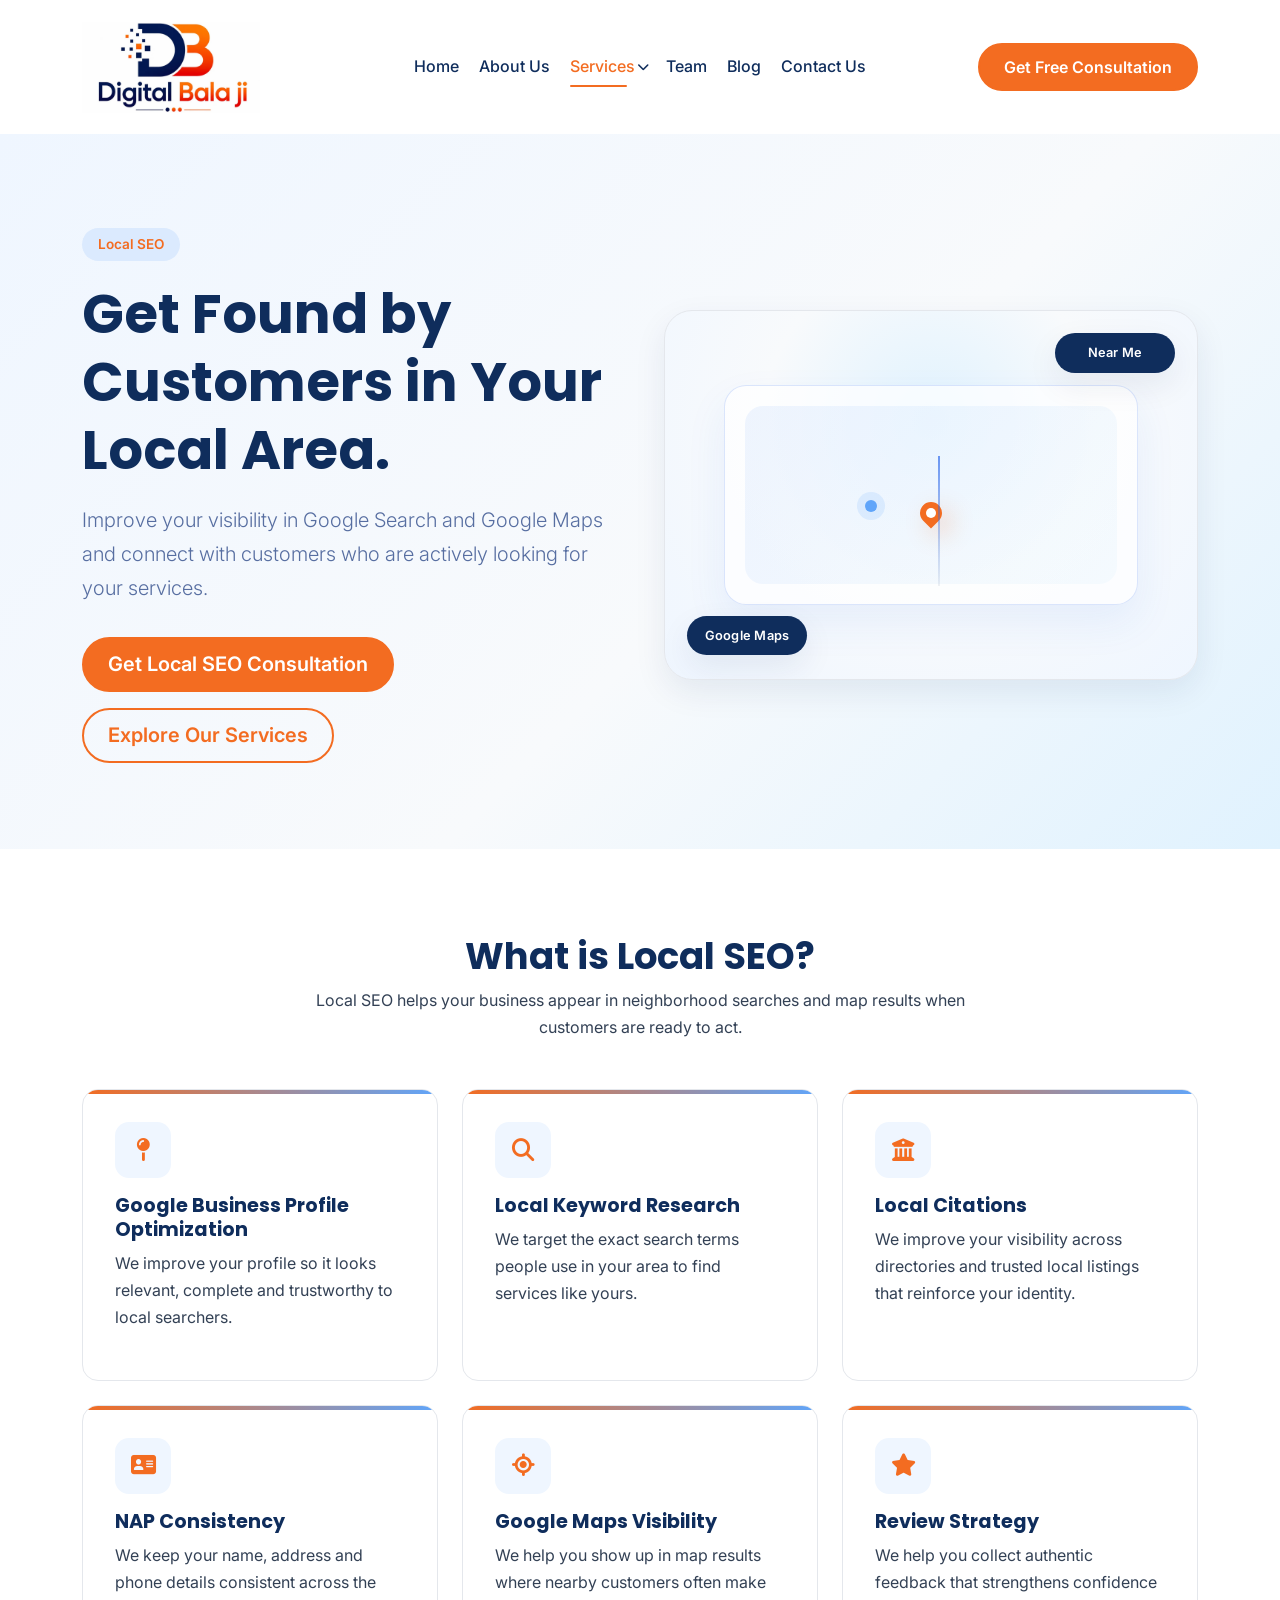
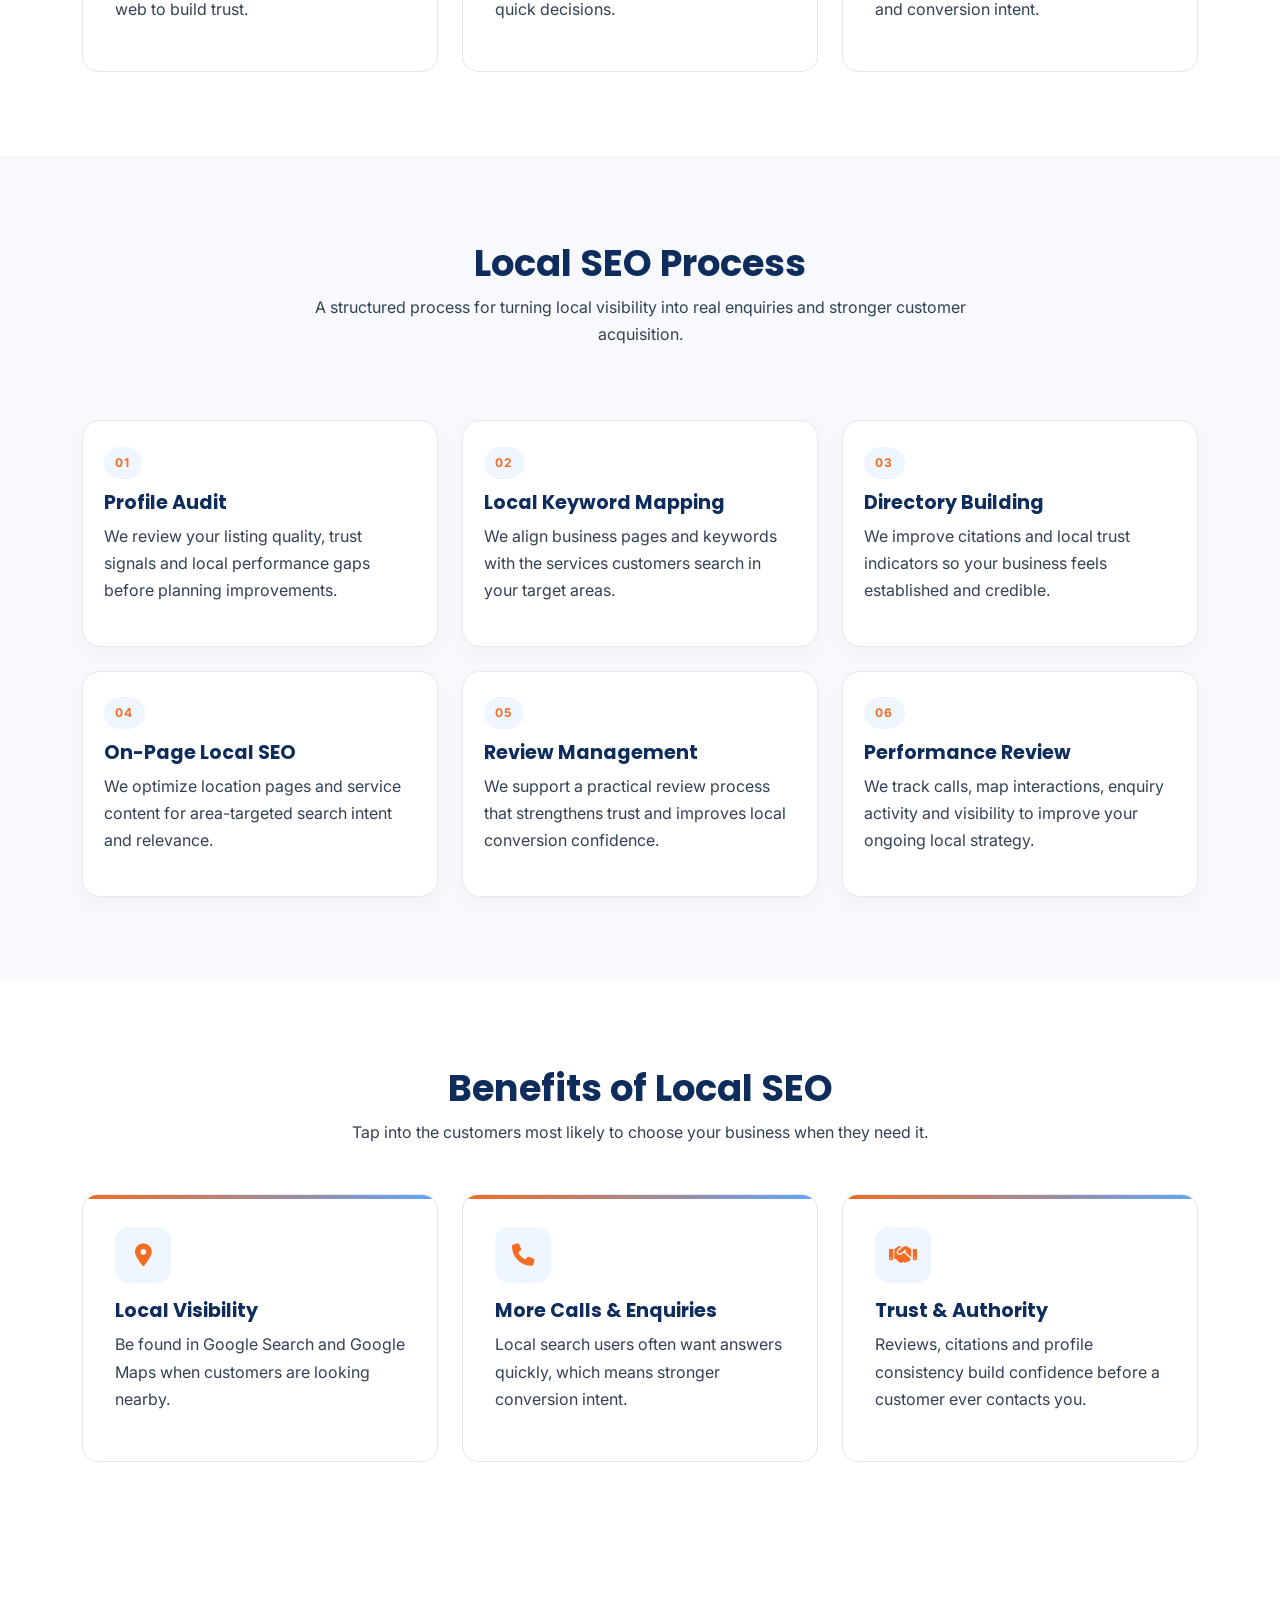
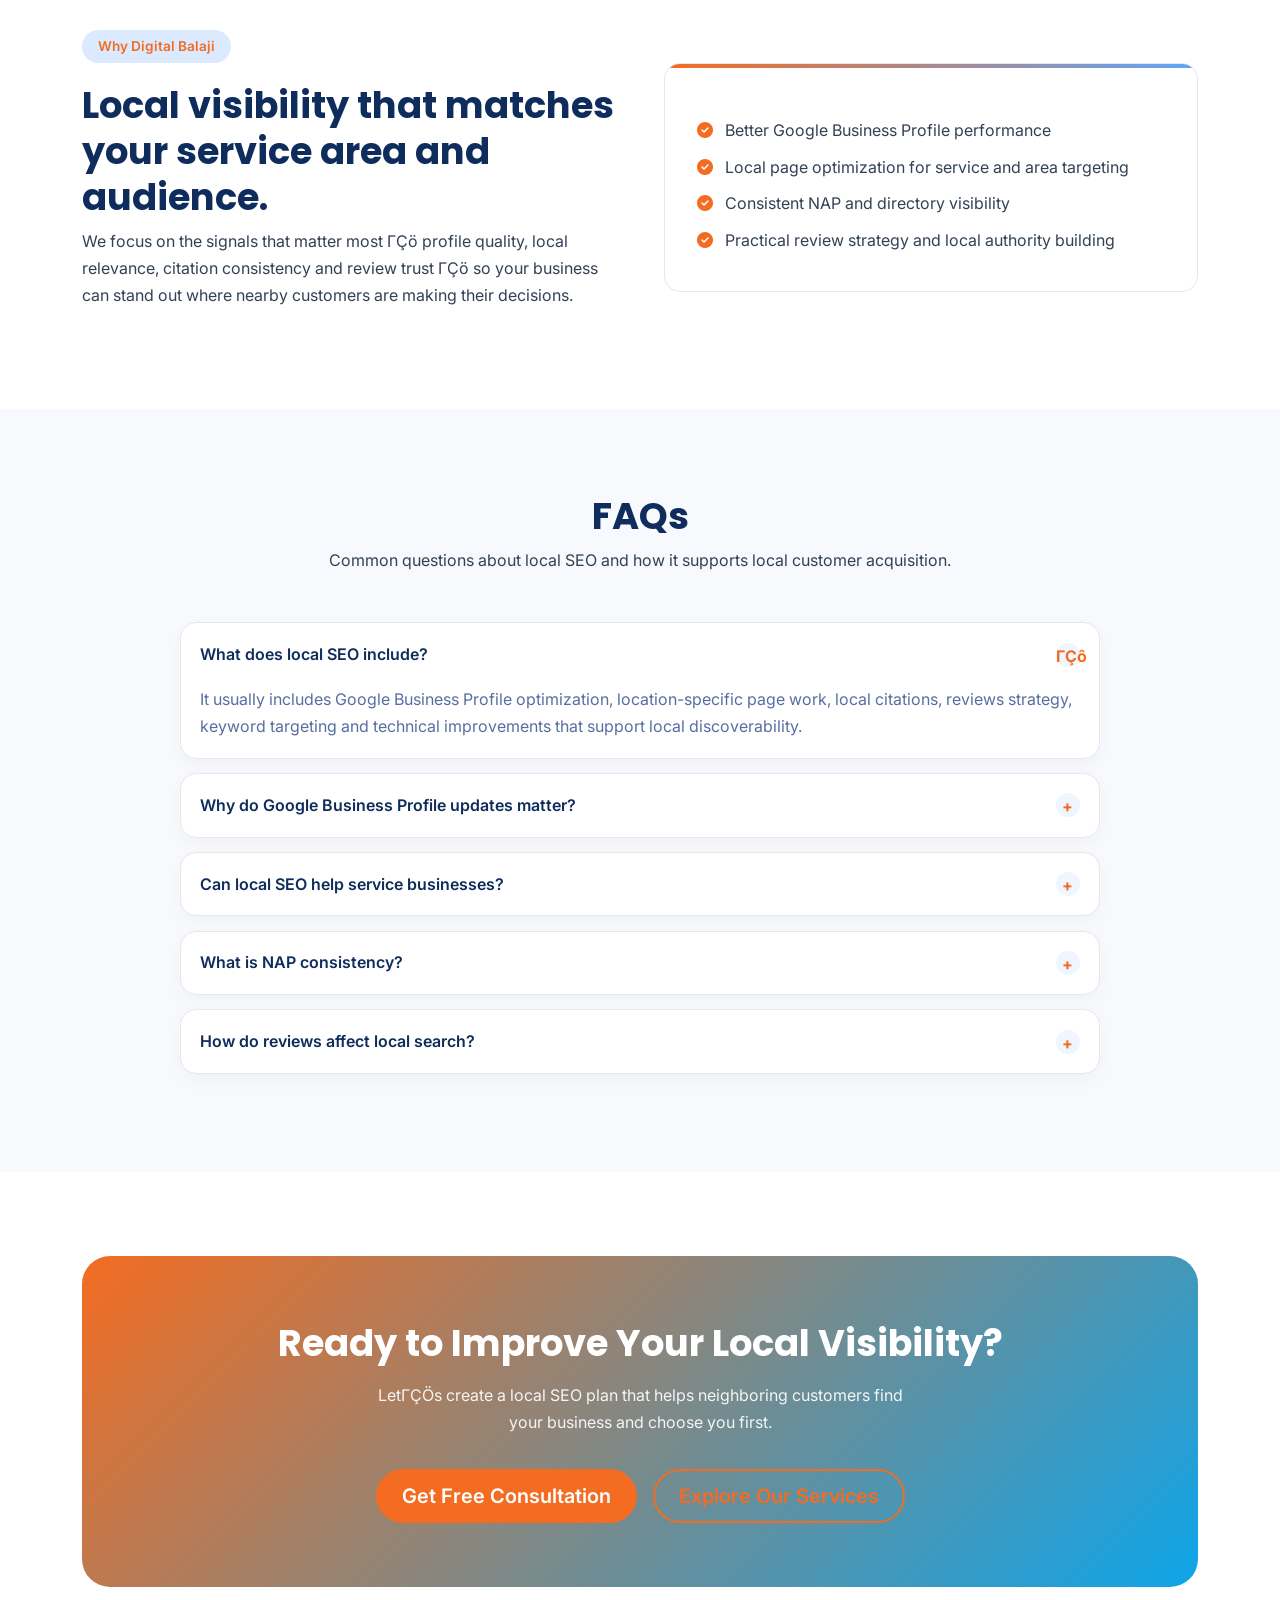
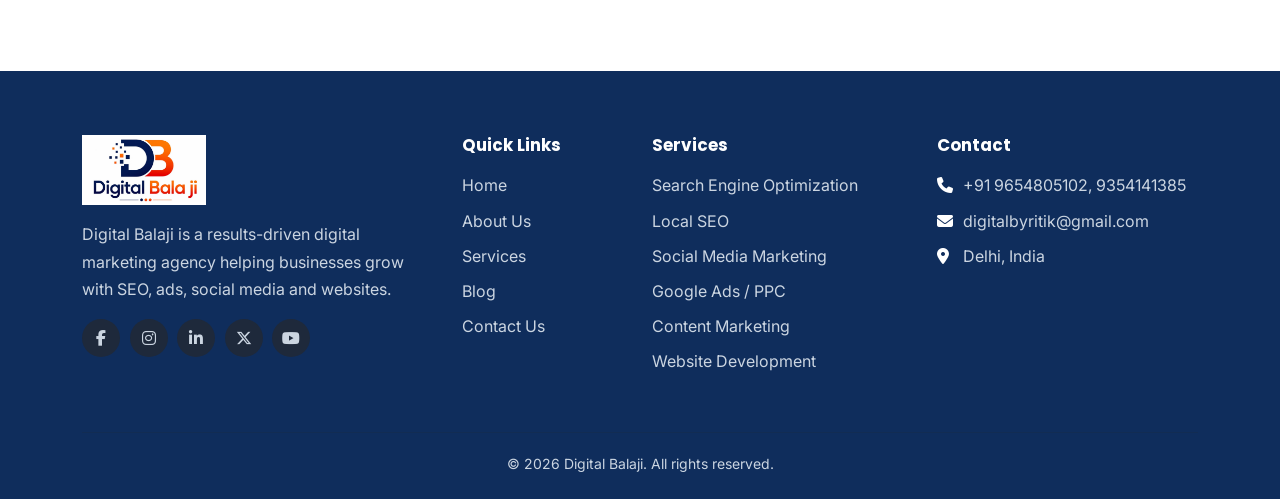
<file: local-seo.html>
<!DOCTYPE html> <html lang="en">  <head>     <meta charset="utf-8">     <meta name="viewport" content="width=device-width,initial-scale=1">     <title>Local SEO Services in Delhi | Digital Balaji</title>     <meta name="description" content="Improve your visibility in Google Search and Google Maps with local SEO services in Delhi from Digital Balaji. Connect with nearby customers ready to buy.">     <meta name="keywords" content="local SEO services in Delhi, Google Business Profile optimization, map visibility">     <link rel="icon" type="image/png" href="favicon.png">
    <link rel="icon" type="image/x-icon" href="favicon.ico">
    <link rel="manifest" href="site.webmanifest">     <meta name="robots" content="index, follow">     <link rel="canonical" href="https://codewithritik0.github.io/Digital-Balaji/local-seo.html">     <meta property="og:type" content="website">     <meta property="og:title" content="Local SEO Services in Delhi | Digital Balaji">     <meta property="og:description" content="Improve your visibility in Google Search and Google Maps with local SEO services in Delhi from Digital Balaji. Connect with nearby customers ready to buy.">     <meta property="og:url" content="https://codewithritik0.github.io/Digital-Balaji/local-seo.html">
    <meta name="theme-color" content="#2563EB">     <link rel="preconnect" href="https://fonts.googleapis.com">     <link rel="preconnect" href="https://fonts.gstatic.com" crossorigin>     <link         href="https://fonts.googleapis.com/css2?family=Inter:wght@400;500;600&family=Poppins:wght@600;700&display=swap"         rel="stylesheet">     <link href="https://cdn.jsdelivr.net/npm/bootstrap@5.3.3/dist/css/bootstrap.min.css" rel="stylesheet">     <link href="https://cdnjs.cloudflare.com/ajax/libs/font-awesome/6.5.2/css/all.min.css" rel="stylesheet">     <link href="css/style.css" rel="stylesheet">      </head>  <body>     <a class="visually-hidden-focusable" href="#main">Skip to content</a>     <header>         <nav class="navbar navbar-expand-lg sticky-top" aria-label="Main navigation">             <div class="container">                 <a class="navbar-brand" href="index.html"><img src="logo/logo.png" alt="Digital Balaji logo"                         height="100px"></a>                 <button class="navbar-toggler border-0" type="button" data-bs-toggle="collapse" data-bs-target="#menu"                     aria-controls="menu" aria-expanded="false" aria-label="Toggle navigation"><span                         class="navbar-toggler-icon"></span></button>                 <div class="collapse navbar-collapse" id="menu">                     <ul class="navbar-nav ms-auto align-items-lg-center gap-lg-1">                         <li class="nav-item"><a class="nav-link" href="index.html">Home</a></li>                         <li class="nav-item"><a class="nav-link" href="about.html">About Us</a></li>                         <li class="nav-item services-nav-item">
    <a class="nav-link services-nav-link active" href="services.html" aria-current="page">Services</a>
    <button class="nav-link services-dropdown-toggle" type="button" aria-label="Toggle Services submenu" aria-expanded="false" aria-controls="services-dropdown-menu">
        <i class="fa-solid fa-chevron-down" aria-hidden="true"></i>
    </button>
    <div class="services-dropdown" id="services-dropdown-menu">
        <div class="services-dropdown-inner">
            <div class="services-dropdown-header">
                <h3>Our Digital Marketing Services</h3>
                <p>Explore our services designed to help your business grow online.</p>
            </div>
            <div class="services-dropdown-grid">
                <a class="service-dropdown-item" href="seo.html">
                    <span class="service-dropdown-icon"><i class="fa-solid fa-magnifying-glass-chart" aria-hidden="true"></i></span>
                    <span class="service-dropdown-content"><strong>Search Engine Optimization</strong><small>Improve your Google visibility and grow qualified organic traffic.</small></span>
                </a>
                <a class="service-dropdown-item" href="local-seo.html">
                    <span class="service-dropdown-icon"><i class="fa-solid fa-location-dot" aria-hidden="true"></i></span>
                    <span class="service-dropdown-content"><strong>Local SEO</strong><small>Get discovered by customers searching for businesses near them.</small></span>
                </a>
                <a class="service-dropdown-item" href="social-media.html">
                    <span class="service-dropdown-icon"><i class="fa-brands fa-instagram" aria-hidden="true"></i></span>
                    <span class="service-dropdown-content"><strong>Social Media Marketing</strong><small>Build your brand and engage your audience across social platforms.</small></span>
                </a>
                <a class="service-dropdown-item" href="google-ads.html">
                    <span class="service-dropdown-icon"><i class="fa-solid fa-bullseye" aria-hidden="true"></i></span>
                    <span class="service-dropdown-content"><strong>Google Ads / PPC</strong><small>Reach high-intent customers with targeted paid advertising.</small></span>
                </a>
                <a class="service-dropdown-item" href="content.html">
                    <span class="service-dropdown-icon"><i class="fa-solid fa-newspaper" aria-hidden="true"></i></span>
                    <span class="service-dropdown-content"><strong>Content Marketing</strong><small>Create useful content that attracts, educates and converts.</small></span>
                </a>
                <a class="service-dropdown-item" href="web-dev.html">
                    <span class="service-dropdown-icon"><i class="fa-solid fa-laptop-code" aria-hidden="true"></i></span>
                    <span class="service-dropdown-content"><strong>Website Development</strong><small>Build fast, responsive and conversion-focused business websites.</small></span>
                </a>
            </div>
            <div class="services-dropdown-cta">
                <span>Need help choosing the right service?</span>
                <a class="btn btn-ghost btn-sm" href="services.html">View All Services</a>
            </div>
        </div>
    </div>
</li>                         <li class="nav-item"><a class="nav-link" href="team.html">Team</a></li>
                        <li class="nav-item"><a class="nav-link" href="blog.html">Blog</a></li>                         <li class="nav-item"><a class="nav-link" href="contact.html">Contact Us</a></li>                     </ul>                     <a class="btn btn-brand ms-lg-3 mt-3 mt-lg-0" href="contact.html">Get Free Consultation</a>                 </div>             </div>         </nav>     </header>     <main id="main">         <section class="service-hero">             <div class="container">                 <div class="row align-items-center g-5">                     <div class="col-lg-6"><span class="badge-soft">Local SEO</span>                         <h1>Get Found by Customers in Your Local Area.</h1>                         <p class="lead">Improve your visibility in Google Search and Google Maps and connect with                             customers who are actively looking for your services.</p>                         <div class="d-flex flex-wrap gap-3"><a class="btn btn-brand btn-lg" href="contact.html">Get                                 Local SEO Consultation</a><a class="btn btn-ghost btn-lg" href="services.html">Explore                                 Our Services</a></div>                     </div>                     <div class="col-lg-6">                         <div class="service-visual service-visual-local" aria-label="Local SEO map illustration">                             <div class="service-map-card">                                 <div class="service-map-pin"></div>                                 <div class="service-map-line"></div>                                 <div class="service-map-dot"></div>                             </div>                             <div class="service-badge service-badge-top">Near Me</div>                             <div class="service-badge service-badge-bottom">Google Maps</div>                         </div>                     </div>                 </div>             </div>         </section>         <section>             <div class="container">                 <div class="section-title">                     <h2>What is Local SEO?</h2>                     <p>Local SEO helps your business appear in neighborhood searches and map results when customers are                         ready to act.</p>                 </div>                 <div class="row g-4">                     <div class="col-md-6 col-lg-4">                         <article class="card-c service-card">                             <div class="icon-box"><i class="fa-solid fa-map-pin"></i></div>                             <h3>Google Business Profile Optimization</h3>                             <p>We improve your profile so it looks relevant, complete and trustworthy to local                                 searchers.</p>                         </article>                     </div>                     <div class="col-md-6 col-lg-4">                         <article class="card-c service-card">                             <div class="icon-box"><i class="fa-solid fa-magnifying-glass"></i></div>                             <h3>Local Keyword Research</h3>                             <p>We target the exact search terms people use in your area to find services like yours.</p>                         </article>                     </div>                     <div class="col-md-6 col-lg-4">                         <article class="card-c service-card">                             <div class="icon-box"><i class="fa-solid fa-building-columns"></i></div>                             <h3>Local Citations</h3>                             <p>We improve your visibility across directories and trusted local listings that reinforce                                 your identity.</p>                         </article>                     </div>                     <div class="col-md-6 col-lg-4">                         <article class="card-c service-card">                             <div class="icon-box"><i class="fa-solid fa-address-card"></i></div>                             <h3>NAP Consistency</h3>                             <p>We keep your name, address and phone details consistent across the web to build trust.                             </p>                         </article>                     </div>                     <div class="col-md-6 col-lg-4">                         <article class="card-c service-card">                             <div class="icon-box"><i class="fa-solid fa-location-crosshairs"></i></div>                             <h3>Google Maps Visibility</h3>                             <p>We help you show up in map results where nearby customers often make quick decisions.</p>                         </article>                     </div>                     <div class="col-md-6 col-lg-4">                         <article class="card-c service-card">                             <div class="icon-box"><i class="fa-solid fa-star"></i></div>                             <h3>Review Strategy</h3>                             <p>We help you collect authentic feedback that strengthens confidence and conversion intent.                             </p>                         </article>                     </div>                 </div>             </div>         </section>         <section class="bg-soft">             <div class="container">                 <div class="section-title">                     <h2>Local SEO Process</h2>                     <p>A structured process for turning local visibility into real enquiries and stronger customer                         acquisition.</p>                 </div>                 <div class="row g-4 service-process-grid">                     <div class="col-md-6 col-lg-4">                         <div class="service-process-step"><span class="service-step-number">01</span>                             <h3>Profile Audit</h3>                             <p>We review your listing quality, trust signals and local performance gaps before planning                                 improvements.</p>                         </div>                     </div>                     <div class="col-md-6 col-lg-4">                         <div class="service-process-step"><span class="service-step-number">02</span>                             <h3>Local Keyword Mapping</h3>                             <p>We align business pages and keywords with the services customers search in your target                                 areas.</p>                         </div>                     </div>                     <div class="col-md-6 col-lg-4">                         <div class="service-process-step"><span class="service-step-number">03</span>                             <h3>Directory Building</h3>                             <p>We improve citations and local trust indicators so your business feels established and                                 credible.</p>                         </div>                     </div>                     <div class="col-md-6 col-lg-4">                         <div class="service-process-step"><span class="service-step-number">04</span>                             <h3>On-Page Local SEO</h3>                             <p>We optimize location pages and service content for area-targeted search intent and                                 relevance.</p>                         </div>                     </div>                     <div class="col-md-6 col-lg-4">                         <div class="service-process-step"><span class="service-step-number">05</span>                             <h3>Review Management</h3>                             <p>We support a practical review process that strengthens trust and improves local                                 conversion confidence.</p>                         </div>                     </div>                     <div class="col-md-6 col-lg-4">                         <div class="service-process-step"><span class="service-step-number">06</span>                             <h3>Performance Review</h3>                             <p>We track calls, map interactions, enquiry activity and visibility to improve your ongoing                                 local strategy.</p>                         </div>                     </div>                 </div>             </div>         </section>         <section>             <div class="container">                 <div class="section-title">                     <h2>Benefits of Local SEO</h2>                     <p>Tap into the customers most likely to choose your business when they need it.</p>                 </div>                 <div class="row g-4">                     <div class="col-md-6 col-lg-4">                         <div class="card-c service-card">                             <div class="icon-box"><i class="fa-solid fa-location-dot"></i></div>                             <h3>Local Visibility</h3>                             <p>Be found in Google Search and Google Maps when customers are looking nearby.</p>                         </div>                     </div>                     <div class="col-md-6 col-lg-4">                         <div class="card-c service-card">                             <div class="icon-box"><i class="fa-solid fa-phone"></i></div>                             <h3>More Calls & Enquiries</h3>                             <p>Local search users often want answers quickly, which means stronger conversion intent.                             </p>                         </div>                     </div>                     <div class="col-md-6 col-lg-4">                         <div class="card-c service-card">                             <div class="icon-box"><i class="fa-solid fa-handshake"></i></div>                             <h3>Trust & Authority</h3>                             <p>Reviews, citations and profile consistency build confidence before a customer ever                                 contacts you.</p>                         </div>                     </div>                 </div>             </div>         </section>         <section>             <div class="container">                 <div class="row align-items-center g-5">                     <div class="col-lg-6">                         <div class="service-why-box"><span class="badge-soft">Why Digital Balaji</span>                             <h2>Local visibility that matches your service area and audience.</h2>                             <p>We focus on the signals that matter most ΓÇö profile quality, local relevance, citation                                 consistency and review trust ΓÇö so your business can stand out where nearby customers are                                 making their decisions.</p>                         </div>                     </div>                     <div class="col-lg-6">                         <div class="card-c service-card">                             <ul class="check-list mb-0">                                 <li><i class="fa-solid fa-circle-check"></i> Better Google Business Profile performance                                 </li>                                 <li><i class="fa-solid fa-circle-check"></i> Local page optimization for service and                                     area targeting</li>                                 <li><i class="fa-solid fa-circle-check"></i> Consistent NAP and directory visibility                                 </li>                                 <li><i class="fa-solid fa-circle-check"></i> Practical review strategy and local                                     authority building</li>                             </ul>                         </div>                     </div>                 </div>             </div>         </section>         <section class="bg-soft">             <div class="container">                 <div class="section-title">                     <h2>FAQs</h2>                     <p>Common questions about local SEO and how it supports local customer acquisition.</p>                 </div>                 <div class="service-faq">                     <details open>                         <summary>What does local SEO include?</summary>                         <p>It usually includes Google Business Profile optimization, location-specific page work, local                             citations, reviews strategy, keyword targeting and technical improvements that support local                             discoverability.</p>                     </details>                     <details>                         <summary>Why do Google Business Profile updates matter?</summary>                         <p>They help Google understand your business more clearly and give local users the most accurate                             and relevant information about your service areas and offer.</p>                     </details>                     <details>                         <summary>Can local SEO help service businesses?</summary>                         <p>Yes. It is especially useful for businesses that rely on nearby customers, local trust and                             action-oriented searches such as calls, booking requests and visits.</p>                     </details>                     <details>                         <summary>What is NAP consistency?</summary>                         <p>NAP consistency means your business name, address and phone number are presented consistently                             across directories, search engines and your website so trust and accuracy improve.</p>                     </details>                     <details>                         <summary>How do reviews affect local search?</summary>                         <p>Reviews build trust and influence how customers evaluate businesses. They can also support                             better local visibility and increase conversion confidence.</p>                     </details>                 </div>             </div>         </section>         <section>             <div class="container">                 <div class="cta-band">                     <h2>Ready to Improve Your Local Visibility?</h2>                     <p>LetΓÇÖs create a local SEO plan that helps neighboring customers find your business and choose you                         first.</p>                     <div class="cta-actions"><a class="btn btn-brand btn-lg" href="contact.html">Get Free                             Consultation</a><a class="btn btn-ghost btn-lg" href="services.html">Explore Our                             Services</a></div>                 </div>             </div>         </section>     </main>     <footer class="site-footer">         <div class="container">             <div class="row g-4">                 <div class="col-lg-4"><a class="navbar-brand" href="index.html"><img src="logo/logo.png"                             alt="Digital Balaji logo" height="70px"></a>                     <p class="mt-3">Digital Balaji is a results-driven digital marketing agency helping businesses grow                         with SEO, ads, social media and websites.</p>                     <div class="social"><a                             href="https://l.instagram.com/?u=https%3A%2F%2Fwww.facebook.com%2Fshare%2F1YYqj7RwF5%2F%3Futm_source%3Dig%26utm_medium%3Dsocial%26utm_content%3Dlink_in_bio&e=AUAJywznwTZ6_9cOyg7hlEbCVRGdkorkYHJZ3KQd2p3xyStDb7twYkcttdq1YJC3ULjvIb6IgC_z7OoWC1Sqbb9s6tNp89ELsNOWmWQxxZSsGtGztqB12rdsJn9J2mz2QIDUFTYxPPB_xWBV3loHCpI"                             aria-label="Facebook"><i class="fa-brands fa-facebook-f"></i></a><a                             href="https://www.instagram.com/digitalbalaji.in" aria-label="Instagram"><i                                 class="fa-brands fa-instagram"></i></a><a href="contact.html" aria-label="LinkedIn"><i                                 class="fa-brands fa-linkedin-in"></i></a><a href="contact.html"                             aria-label="X (Twitter)"><i class="fa-brands fa-x-twitter"></i></a><a href="contact.html"                             aria-label="YouTube"><i class="fa-brands fa-youtube"></i></a></div>                 </div>                 <div class="col-6 col-lg-2">                     <h2>Quick Links</h2>                     <ul class="list-unstyled">                         <li><a href="index.html">Home</a></li>                         <li><a href="about.html">About Us</a></li>                         <li><a href="services.html">Services</a></li>                         <li><a href="blog.html">Blog</a></li>                         <li><a href="contact.html">Contact Us</a></li>                     </ul>                 </div>                 <div class="col-6 col-lg-3">                     <h2>Services</h2>                     <ul class="list-unstyled">                         <li><a href="seo.html">Search Engine Optimization</a></li>                         <li><a href="local-seo.html">Local SEO</a></li>                         <li><a href="social-media.html">Social Media Marketing</a></li>                         <li><a href="google-ads.html">Google Ads / PPC</a></li>                         <li><a href="content.html">Content Marketing</a></li>                         <li><a href="web-dev.html">Website Development</a></li>                     </ul>                 </div>                 <div class="col-lg-3">                     <h2>Contact</h2>
                    <ul class="list-unstyled">
                        <li><i class="fa-solid fa-phone"></i> <a href="tel:9654805102">+91 9654805102</a>, <a href="tel:9354141385">9354141385</a></li>
                        <li><i class="fa-solid fa-envelope"></i> <a href="mailto:digitalbyritik@gmail.com">digitalbyritik@gmail.com</a></li>
                        <li><i class="fa-solid fa-location-dot"></i> Delhi, India</li>
                    </ul>                 </div>             </div>             <hr>             <p class="text-center small mb-0">&copy; <span class="js-year">2026</span> Digital Balaji. All rights                 reserved.</p>         </div>     </footer>
    <button id="backToTop" class="back-to-top" type="button" aria-label="Back to top" aria-hidden="true" tabindex="-1">
        <i class="fa-solid fa-arrow-up" aria-hidden="true"></i>
    </button>     <script src="https://cdn.jsdelivr.net/npm/bootstrap@5.3.3/dist/js/bootstrap.bundle.min.js"></script>     <script src="js/script.js"></script> </body>  </html>
</file>
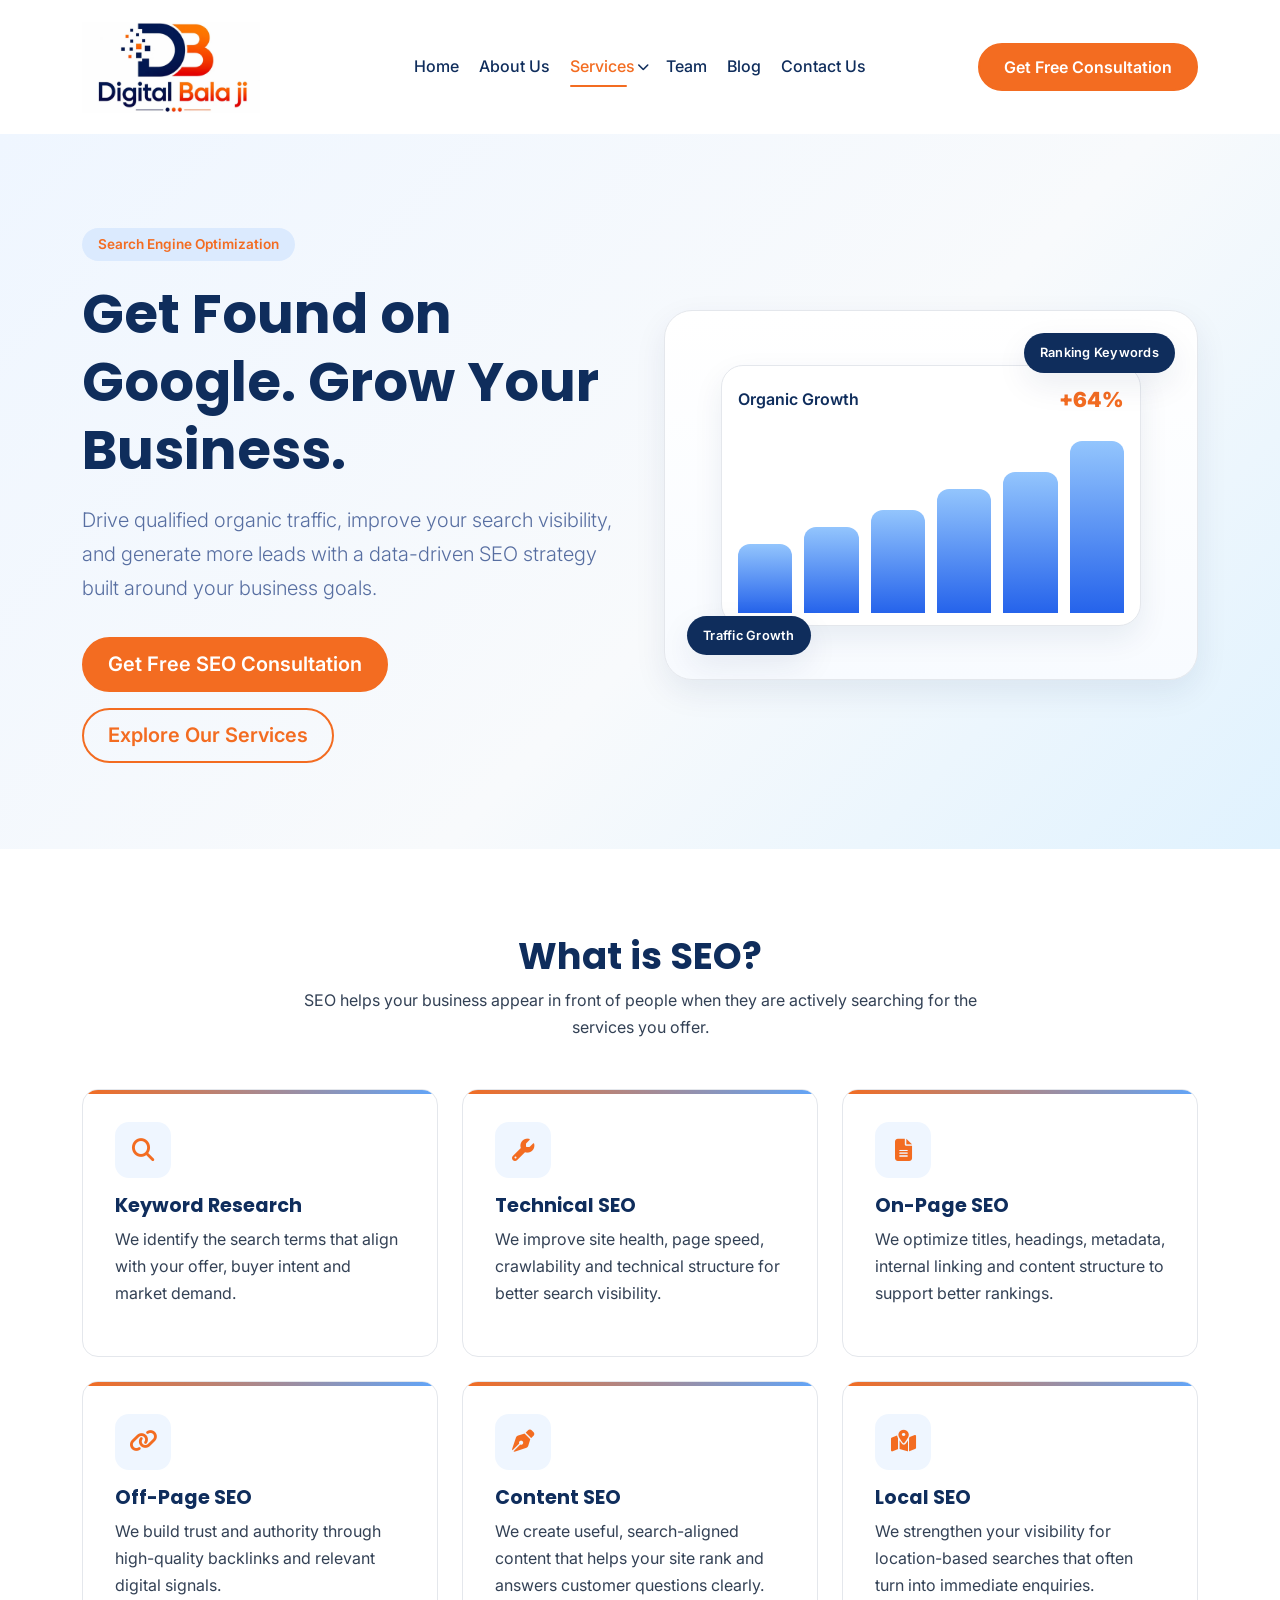
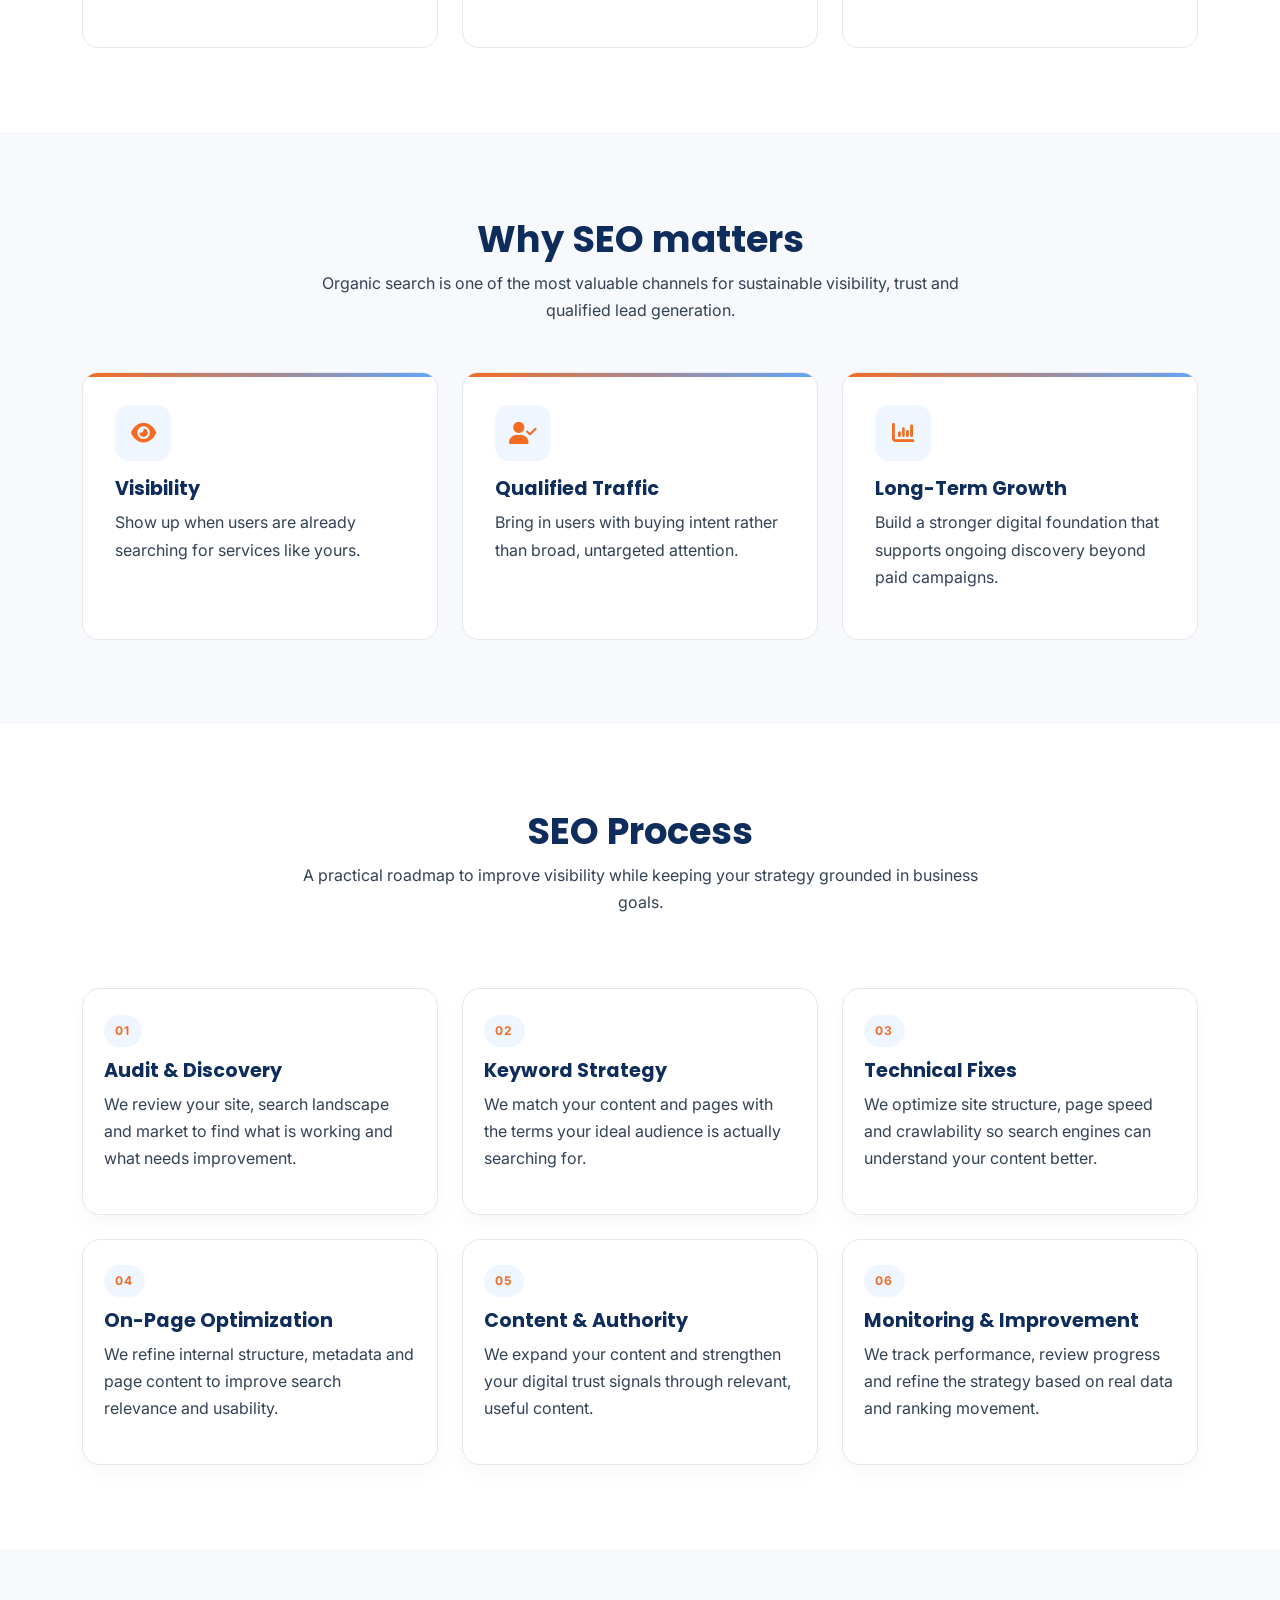
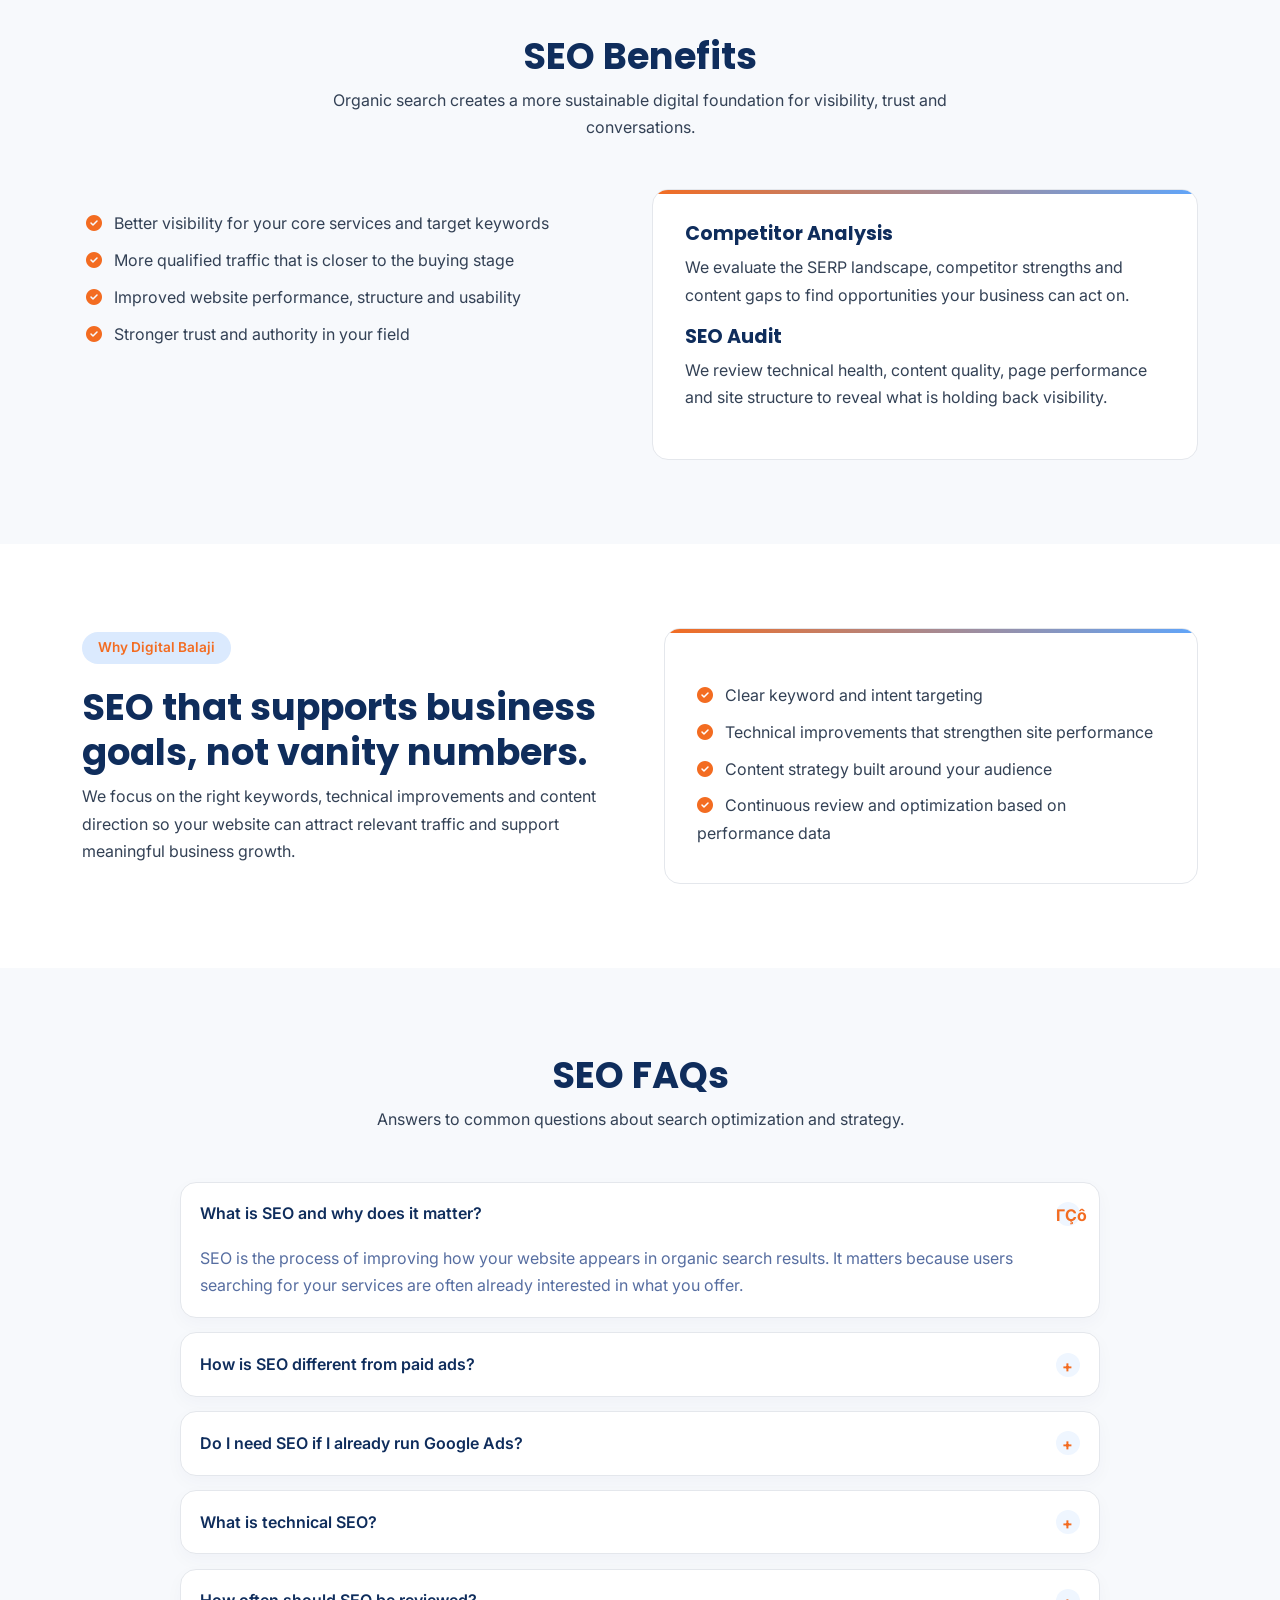
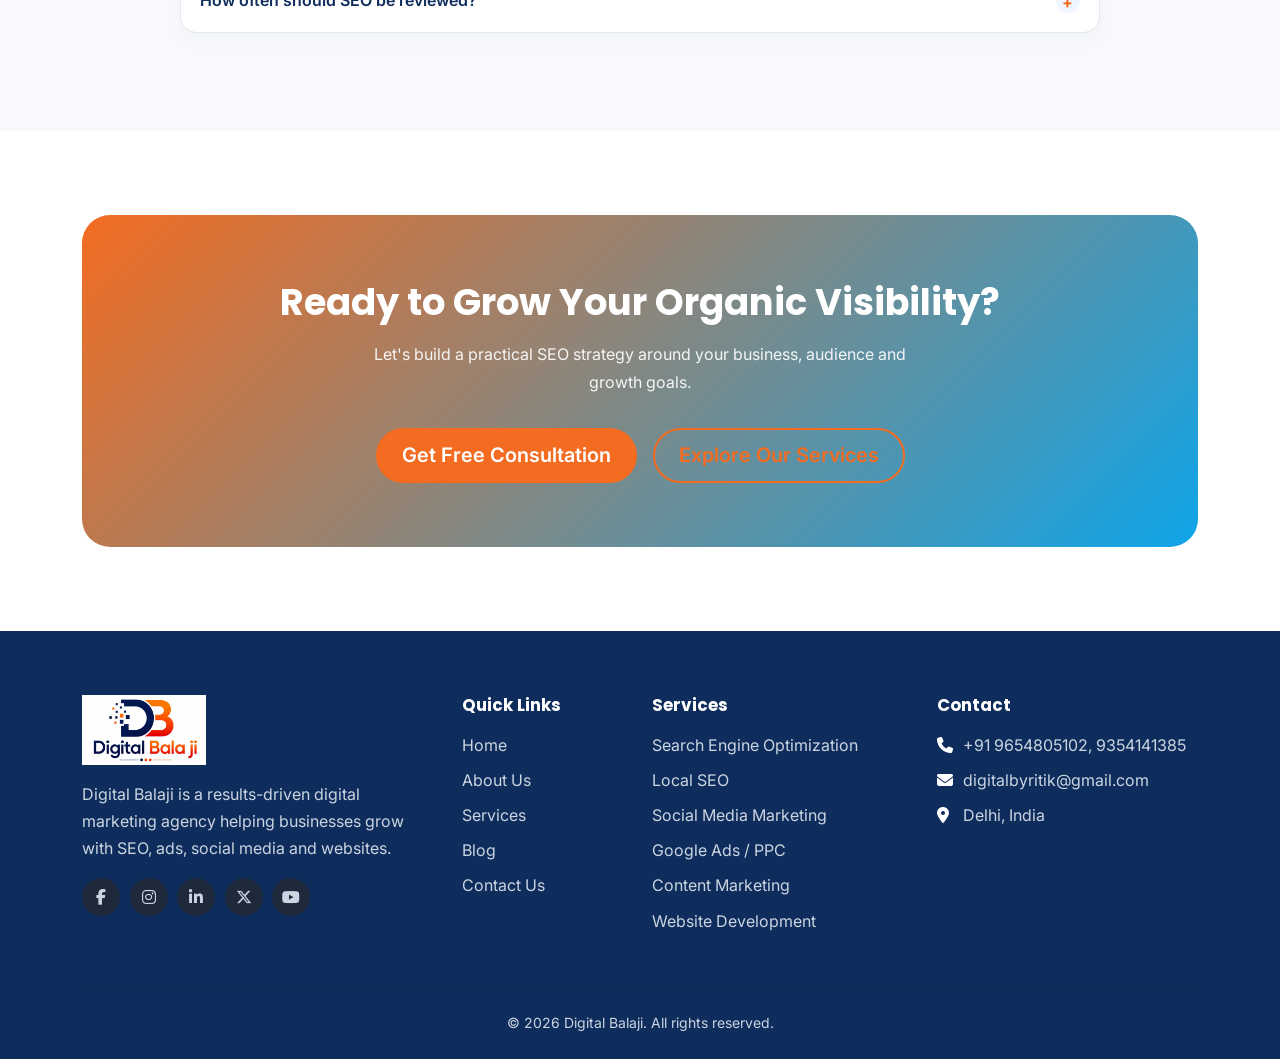
<file: seo.html>
<!DOCTYPE html> <html lang="en">  <head>     <meta charset="utf-8">     <meta name="viewport" content="width=device-width,initial-scale=1">     <title>SEO Services in Delhi | Search Engine Optimization | Digital Balaji</title>     <link rel="icon" type="image/png" href="favicon.png">
    <link rel="icon" type="image/x-icon" href="favicon.ico">
    <link rel="manifest" href="site.webmanifest">     <meta name="description" content="Grow your business with SEO services in Delhi from Digital Balaji. Improve visibility, attract qualified organic traffic and generate more leads with a strategy built around your goals.">     <meta name="keywords" content="SEO services in Delhi, search engine optimization, organic traffic, Google rankings">     <meta name="robots" content="index, follow">     <link rel="canonical" href="https://codewithritik0.github.io/Digital-Balaji/seo.html">     <meta property="og:type" content="website">     <meta property="og:title" content="SEO Services in Delhi | Search Engine Optimization | Digital Balaji">     <meta property="og:description" content="Grow your business with SEO services in Delhi from Digital Balaji. Improve visibility, attract qualified organic traffic and generate more leads with a strategy built around your goals.">     <meta property="og:url" content="https://codewithritik0.github.io/Digital-Balaji/seo.html">
    <meta name="theme-color" content="#2563EB">     <link rel="preconnect" href="https://fonts.googleapis.com">     <link rel="preconnect" href="https://fonts.gstatic.com" crossorigin>     <link         href="https://fonts.googleapis.com/css2?family=Inter:wght@400;500;600&family=Poppins:wght@600;700&display=swap"         rel="stylesheet">     <link href="https://cdn.jsdelivr.net/npm/bootstrap@5.3.3/dist/css/bootstrap.min.css" rel="stylesheet">     <link href="https://cdnjs.cloudflare.com/ajax/libs/font-awesome/6.5.2/css/all.min.css" rel="stylesheet">     <link href="css/style.css" rel="stylesheet">      </head>  <body>     <a class="visually-hidden-focusable" href="#main">Skip to content</a>     <header>         <nav class="navbar navbar-expand-lg sticky-top" aria-label="Main navigation">             <div class="container">                 <a class="navbar-brand" href="index.html"><img src="logo/logo.png" alt="Digital Balaji logo"                         height="100px"></a>                 <button class="navbar-toggler border-0" type="button" data-bs-toggle="collapse" data-bs-target="#menu"                     aria-controls="menu" aria-expanded="false" aria-label="Toggle navigation"><span                         class="navbar-toggler-icon"></span></button>                 <div class="collapse navbar-collapse" id="menu">                     <ul class="navbar-nav ms-auto align-items-lg-center gap-lg-1">                         <li class="nav-item"><a class="nav-link" href="index.html">Home</a></li>                         <li class="nav-item"><a class="nav-link" href="about.html">About Us</a></li>                         <li class="nav-item services-nav-item">
    <a class="nav-link services-nav-link active" href="services.html" aria-current="page">Services</a>
    <button class="nav-link services-dropdown-toggle" type="button" aria-label="Toggle Services submenu" aria-expanded="false" aria-controls="services-dropdown-menu">
        <i class="fa-solid fa-chevron-down" aria-hidden="true"></i>
    </button>
    <div class="services-dropdown" id="services-dropdown-menu">
        <div class="services-dropdown-inner">
            <div class="services-dropdown-header">
                <h3>Our Digital Marketing Services</h3>
                <p>Explore our services designed to help your business grow online.</p>
            </div>
            <div class="services-dropdown-grid">
                <a class="service-dropdown-item" href="seo.html">
                    <span class="service-dropdown-icon"><i class="fa-solid fa-magnifying-glass-chart" aria-hidden="true"></i></span>
                    <span class="service-dropdown-content"><strong>Search Engine Optimization</strong><small>Improve your Google visibility and grow qualified organic traffic.</small></span>
                </a>
                <a class="service-dropdown-item" href="local-seo.html">
                    <span class="service-dropdown-icon"><i class="fa-solid fa-location-dot" aria-hidden="true"></i></span>
                    <span class="service-dropdown-content"><strong>Local SEO</strong><small>Get discovered by customers searching for businesses near them.</small></span>
                </a>
                <a class="service-dropdown-item" href="social-media.html">
                    <span class="service-dropdown-icon"><i class="fa-brands fa-instagram" aria-hidden="true"></i></span>
                    <span class="service-dropdown-content"><strong>Social Media Marketing</strong><small>Build your brand and engage your audience across social platforms.</small></span>
                </a>
                <a class="service-dropdown-item" href="google-ads.html">
                    <span class="service-dropdown-icon"><i class="fa-solid fa-bullseye" aria-hidden="true"></i></span>
                    <span class="service-dropdown-content"><strong>Google Ads / PPC</strong><small>Reach high-intent customers with targeted paid advertising.</small></span>
                </a>
                <a class="service-dropdown-item" href="content.html">
                    <span class="service-dropdown-icon"><i class="fa-solid fa-newspaper" aria-hidden="true"></i></span>
                    <span class="service-dropdown-content"><strong>Content Marketing</strong><small>Create useful content that attracts, educates and converts.</small></span>
                </a>
                <a class="service-dropdown-item" href="web-dev.html">
                    <span class="service-dropdown-icon"><i class="fa-solid fa-laptop-code" aria-hidden="true"></i></span>
                    <span class="service-dropdown-content"><strong>Website Development</strong><small>Build fast, responsive and conversion-focused business websites.</small></span>
                </a>
            </div>
            <div class="services-dropdown-cta">
                <span>Need help choosing the right service?</span>
                <a class="btn btn-ghost btn-sm" href="services.html">View All Services</a>
            </div>
        </div>
    </div>
</li>                         <li class="nav-item"><a class="nav-link" href="team.html">Team</a></li>
                        <li class="nav-item"><a class="nav-link" href="blog.html">Blog</a></li>                         <li class="nav-item"><a class="nav-link" href="contact.html">Contact Us</a></li>                     </ul>                     <a class="btn btn-brand ms-lg-3 mt-3 mt-lg-0" href="contact.html">Get Free Consultation</a>                 </div>             </div>         </nav>     </header>     <main id="main">         <section class="service-hero">             <div class="container">                 <div class="row align-items-center g-5">                     <div class="col-lg-6">                         <span class="badge-soft">Search Engine Optimization</span>                         <h1>Get Found on Google. Grow Your Business.</h1>                         <p class="lead">Drive qualified organic traffic, improve your search visibility, and generate                             more leads with a data-driven SEO strategy built around your business goals.</p>                         <div class="d-flex flex-wrap gap-3">                             <a class="btn btn-brand btn-lg" href="contact.html">Get Free SEO Consultation</a>                             <a class="btn btn-ghost btn-lg" href="services.html">Explore Our Services</a>                         </div>                     </div>                     <div class="col-lg-6">                         <div class="service-visual service-visual-seo"                             aria-label="SEO analytics dashboard illustration">                             <div class="service-chart-card">                                 <div class="service-chart-top"><span>Organic Growth</span><strong>+64%</strong></div>                                 <div class="service-bars"><span style="height: 40%"></span><span                                         style="height: 50%"></span><span style="height: 60%"></span><span                                         style="height: 72%"></span><span style="height: 82%"></span><span                                         style="height: 100%"></span></div>                             </div>                             <div class="service-badge service-badge-top">Ranking Keywords</div>                             <div class="service-badge service-badge-bottom">Traffic Growth</div>                         </div>                     </div>                 </div>             </div>         </section>          <section>             <div class="container">                 <div class="section-title">                     <h2>What is SEO?</h2>                     <p>SEO helps your business appear in front of people when they are actively searching for the                         services you offer.</p>                 </div>                 <div class="row g-4">                     <div class="col-md-6 col-lg-4">                         <article class="card-c service-card">                             <div class="icon-box"><i class="fa-solid fa-magnifying-glass"></i></div>                             <h3>Keyword Research</h3>                             <p>We identify the search terms that align with your offer, buyer intent and market demand.                             </p>                         </article>                     </div>                     <div class="col-md-6 col-lg-4">                         <article class="card-c service-card">                             <div class="icon-box"><i class="fa-solid fa-wrench"></i></div>                             <h3>Technical SEO</h3>                             <p>We improve site health, page speed, crawlability and technical structure for better                                 search visibility.</p>                         </article>                     </div>                     <div class="col-md-6 col-lg-4">                         <article class="card-c service-card">                             <div class="icon-box"><i class="fa-solid fa-file-lines"></i></div>                             <h3>On-Page SEO</h3>                             <p>We optimize titles, headings, metadata, internal linking and content structure to support                                 better rankings.</p>                         </article>                     </div>                     <div class="col-md-6 col-lg-4">                         <article class="card-c service-card">                             <div class="icon-box"><i class="fa-solid fa-link"></i></div>                             <h3>Off-Page SEO</h3>                             <p>We build trust and authority through high-quality backlinks and relevant digital signals.                             </p>                         </article>                     </div>                     <div class="col-md-6 col-lg-4">                         <article class="card-c service-card">                             <div class="icon-box"><i class="fa-solid fa-pen-nib"></i></div>                             <h3>Content SEO</h3>                             <p>We create useful, search-aligned content that helps your site rank and answers customer                                 questions clearly.</p>                         </article>                     </div>                     <div class="col-md-6 col-lg-4">                         <article class="card-c service-card">                             <div class="icon-box"><i class="fa-solid fa-map-location-dot"></i></div>                             <h3>Local SEO</h3>                             <p>We strengthen your visibility for location-based searches that often turn into immediate                                 enquiries.</p>                         </article>                     </div>                 </div>             </div>         </section>          <section class="bg-soft">             <div class="container">                 <div class="section-title">                     <h2>Why SEO matters</h2>                     <p>Organic search is one of the most valuable channels for sustainable visibility, trust and                         qualified lead generation.</p>                 </div>                 <div class="row g-4">                     <div class="col-md-6 col-lg-4">                         <div class="card-c service-card">                             <div class="icon-box"><i class="fa-solid fa-eye"></i></div>                             <h3>Visibility</h3>                             <p>Show up when users are already searching for services like yours.</p>                         </div>                     </div>                     <div class="col-md-6 col-lg-4">                         <div class="card-c service-card">                             <div class="icon-box"><i class="fa-solid fa-user-check"></i></div>                             <h3>Qualified Traffic</h3>                             <p>Bring in users with buying intent rather than broad, untargeted attention.</p>                         </div>                     </div>                     <div class="col-md-6 col-lg-4">                         <div class="card-c service-card">                             <div class="icon-box"><i class="fa-solid fa-chart-column"></i></div>                             <h3>Long-Term Growth</h3>                             <p>Build a stronger digital foundation that supports ongoing discovery beyond paid                                 campaigns.</p>                         </div>                     </div>                 </div>             </div>         </section>          <section>             <div class="container">                 <div class="section-title">                     <h2>SEO Process</h2>                     <p>A practical roadmap to improve visibility while keeping your strategy grounded in business goals.                     </p>                 </div>                 <div class="row g-4 service-process-grid">                     <div class="col-md-6 col-lg-4">                         <div class="service-process-step"><span class="service-step-number">01</span>                             <h3>Audit & Discovery</h3>                             <p>We review your site, search landscape and market to find what is working and what needs                                 improvement.</p>                         </div>                     </div>                     <div class="col-md-6 col-lg-4">                         <div class="service-process-step"><span class="service-step-number">02</span>                             <h3>Keyword Strategy</h3>                             <p>We match your content and pages with the terms your ideal audience is actually searching                                 for.</p>                         </div>                     </div>                     <div class="col-md-6 col-lg-4">                         <div class="service-process-step"><span class="service-step-number">03</span>                             <h3>Technical Fixes</h3>                             <p>We optimize site structure, page speed and crawlability so search engines can understand                                 your content better.</p>                         </div>                     </div>                     <div class="col-md-6 col-lg-4">                         <div class="service-process-step"><span class="service-step-number">04</span>                             <h3>On-Page Optimization</h3>                             <p>We refine internal structure, metadata and page content to improve search relevance and                                 usability.</p>                         </div>                     </div>                     <div class="col-md-6 col-lg-4">                         <div class="service-process-step"><span class="service-step-number">05</span>                             <h3>Content & Authority</h3>                             <p>We expand your content and strengthen your digital trust signals through relevant, useful                                 content.</p>                         </div>                     </div>                     <div class="col-md-6 col-lg-4">                         <div class="service-process-step"><span class="service-step-number">06</span>                             <h3>Monitoring & Improvement</h3>                             <p>We track performance, review progress and refine the strategy based on real data and                                 ranking movement.</p>                         </div>                     </div>                 </div>             </div>         </section>          <section class="bg-soft">             <div class="container">                 <div class="section-title">                     <h2>SEO Benefits</h2>                     <p>Organic search creates a more sustainable digital foundation for visibility, trust and                         conversations.</p>                 </div>                 <div class="row g-4">                     <div class="col-lg-6">                         <ul class="check-list service-check-list">                             <li><i class="fa-solid fa-circle-check"></i> Better visibility for your core services and                                 target keywords</li>                             <li><i class="fa-solid fa-circle-check"></i> More qualified traffic that is closer to the                                 buying stage</li>                             <li><i class="fa-solid fa-circle-check"></i> Improved website performance, structure and                                 usability</li>                             <li><i class="fa-solid fa-circle-check"></i> Stronger trust and authority in your field</li>                         </ul>                     </div>                     <div class="col-lg-6">                         <div class="card-c service-card">                             <h3>Competitor Analysis</h3>                             <p>We evaluate the SERP landscape, competitor strengths and content gaps to find                                 opportunities your business can act on.</p>                             <h3>SEO Audit</h3>                             <p>We review technical health, content quality, page performance and site structure to                                 reveal what is holding back visibility.</p>                         </div>                     </div>                 </div>             </div>         </section>          <section>             <div class="container">                 <div class="row align-items-center g-5">                     <div class="col-lg-6">                         <div class="service-why-box"><span class="badge-soft">Why Digital Balaji</span>                             <h2>SEO that supports business goals, not vanity numbers.</h2>                             <p>We focus on the right keywords, technical improvements and content direction so your                                 website can attract relevant traffic and support meaningful business growth.</p>                         </div>                     </div>                     <div class="col-lg-6">                         <div class="card-c service-card">                             <ul class="check-list mb-0">                                 <li><i class="fa-solid fa-circle-check"></i> Clear keyword and intent targeting</li>                                 <li><i class="fa-solid fa-circle-check"></i> Technical improvements that strengthen site                                     performance</li>                                 <li><i class="fa-solid fa-circle-check"></i> Content strategy built around your audience                                 </li>                                 <li><i class="fa-solid fa-circle-check"></i> Continuous review and optimization based on                                     performance data</li>                             </ul>                         </div>                     </div>                 </div>             </div>         </section>          <section class="bg-soft">             <div class="container">                 <div class="section-title">                     <h2>SEO FAQs</h2>                     <p>Answers to common questions about search optimization and strategy.</p>                 </div>                 <div class="service-faq">                     <details open>                         <summary>What is SEO and why does it matter?</summary>                         <p>SEO is the process of improving how your website appears in organic search results. It                             matters because users searching for your services are often already interested in what you                             offer.</p>                     </details>                     <details>                         <summary>How is SEO different from paid ads?</summary>                         <p>SEO supports long-term visibility through search relevance and website quality, while paid                             ads create faster traffic but usually require ongoing spend to maintain visibility.</p>                     </details>                     <details>                         <summary>Do I need SEO if I already run Google Ads?</summary>                         <p>Yes. Paid search can capture immediate demand, while SEO helps support long-term visibility                             and a more complete acquisition mix.</p>                     </details>                     <details>                         <summary>What is technical SEO?</summary>                         <p>Technical SEO covers site crawlability, speed, mobile usability, indexation and page                             structure, all of which influence how well your site performs in search.</p>                     </details>                     <details>                         <summary>How often should SEO be reviewed?</summary>                         <p>SEO should be reviewed regularly because search trends, competitor movement and site                             performance change over time. Ongoing refinement is part of a healthy strategy.</p>                     </details>                 </div>             </div>         </section>          <section>             <div class="container">                 <div class="cta-band">                     <h2>Ready to Grow Your Organic Visibility?</h2>                     <p>Let's build a practical SEO strategy around your business, audience and growth goals.</p>                     <div class="cta-actions">                         <a class="btn btn-brand btn-lg" href="contact.html">Get Free Consultation</a>                         <a class="btn btn-ghost btn-lg" href="services.html">Explore Our Services</a>                     </div>                 </div>             </div>         </section>     </main>     <footer class="site-footer">         <div class="container">             <div class="row g-4">                 <div class="col-lg-4"><a class="navbar-brand" href="index.html"><img src="logo/logo.png"                             alt="Digital Balaji logo" height="70px"></a>                     <p class="mt-3">Digital Balaji is a results-driven digital marketing agency helping businesses grow                         with SEO, ads, social media and websites.</p>                     <div class="social"><a                             href="https://l.instagram.com/?u=https%3A%2F%2Fwww.facebook.com%2Fshare%2F1YYqj7RwF5%2F%3Futm_source%3Dig%26utm_medium%3Dsocial%26utm_content%3Dlink_in_bio&e=AUAJywznwTZ6_9cOyg7hlEbCVRGdkorkYHJZ3KQd2p3xyStDb7twYkcttdq1YJC3ULjvIb6IgC_z7OoWC1Sqbb9s6tNp89ELsNOWmWQxxZSsGtGztqB12rdsJn9J2mz2QIDUFTYxPPB_xWBV3loHCpI"                             aria-label="Facebook"><i class="fa-brands fa-facebook-f"></i></a><a                             href="https://www.instagram.com/digitalbalaji.in" aria-label="Instagram"><i                                 class="fa-brands fa-instagram"></i></a><a href="contact.html" aria-label="LinkedIn"><i                                 class="fa-brands fa-linkedin-in"></i></a><a href="contact.html"                             aria-label="X (Twitter)"><i class="fa-brands fa-x-twitter"></i></a><a href="contact.html"                             aria-label="YouTube"><i class="fa-brands fa-youtube"></i></a></div>                 </div>                 <div class="col-6 col-lg-2">                     <h2>Quick Links</h2>                     <ul class="list-unstyled">                         <li><a href="index.html">Home</a></li>                         <li><a href="about.html">About Us</a></li>                         <li><a href="services.html">Services</a></li>                         <li><a href="blog.html">Blog</a></li>                         <li><a href="contact.html">Contact Us</a></li>                     </ul>                 </div>                 <div class="col-6 col-lg-3">                     <h2>Services</h2>                     <ul class="list-unstyled">                         <li><a href="seo.html">Search Engine Optimization</a></li>                         <li><a href="local-seo.html">Local SEO</a></li>                         <li><a href="social-media.html">Social Media Marketing</a></li>                         <li><a href="google-ads.html">Google Ads / PPC</a></li>                         <li><a href="content.html">Content Marketing</a></li>                         <li><a href="web-dev.html">Website Development</a></li>                     </ul>                 </div>                 <div class="col-lg-3">                     <h2>Contact</h2>
                    <ul class="list-unstyled">
                        <li><i class="fa-solid fa-phone"></i> <a href="tel:9654805102">+91 9654805102</a>, <a href="tel:9354141385">9354141385</a></li>
                        <li><i class="fa-solid fa-envelope"></i> <a href="mailto:digitalbyritik@gmail.com">digitalbyritik@gmail.com</a></li>
                        <li><i class="fa-solid fa-location-dot"></i> Delhi, India</li>
                    </ul>                 </div>             </div>             <hr>             <p class="text-center small mb-0">&copy; <span class="js-year">2026</span> Digital Balaji. All rights                 reserved.</p>         </div>     </footer>
    <button id="backToTop" class="back-to-top" type="button" aria-label="Back to top" aria-hidden="true" tabindex="-1">
        <i class="fa-solid fa-arrow-up" aria-hidden="true"></i>
    </button>     <script src="https://cdn.jsdelivr.net/npm/bootstrap@5.3.3/dist/js/bootstrap.bundle.min.js"></script>     <script src="js/script.js"></script> </body>  </html>
</file>
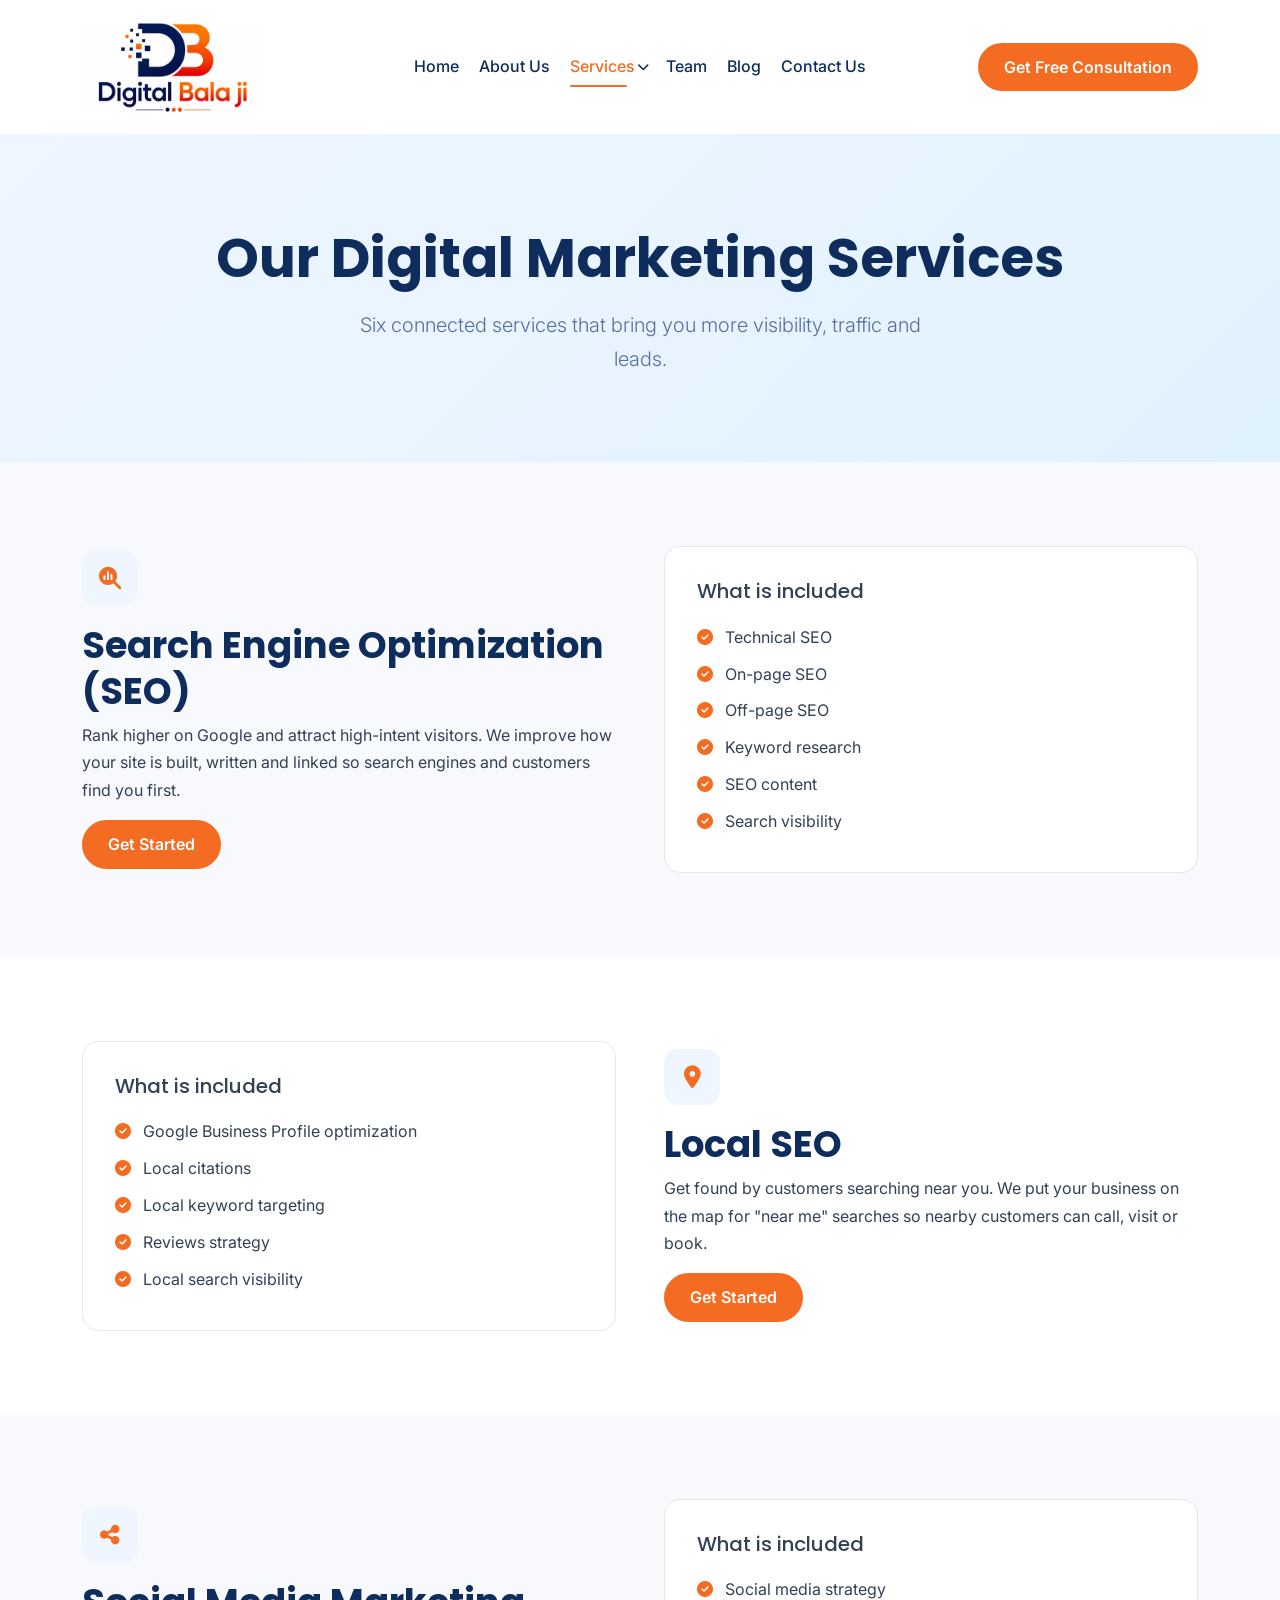
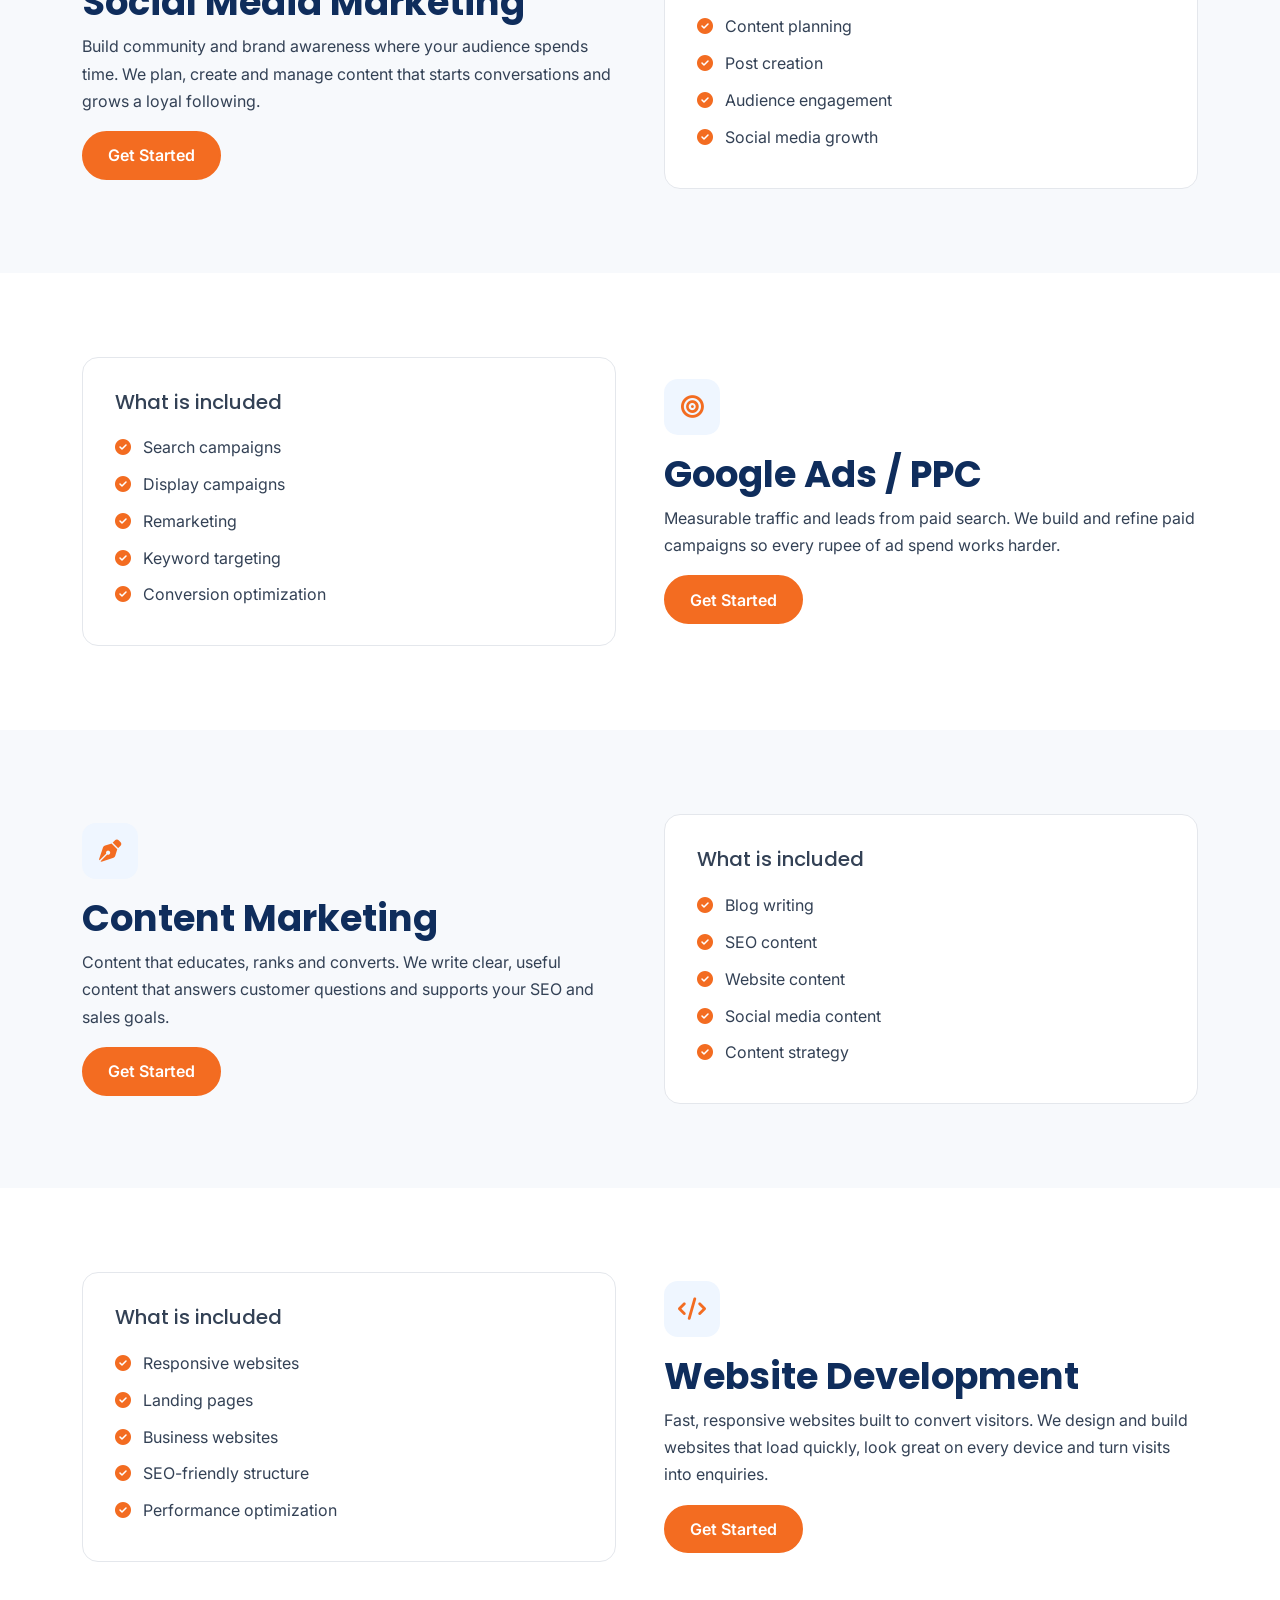
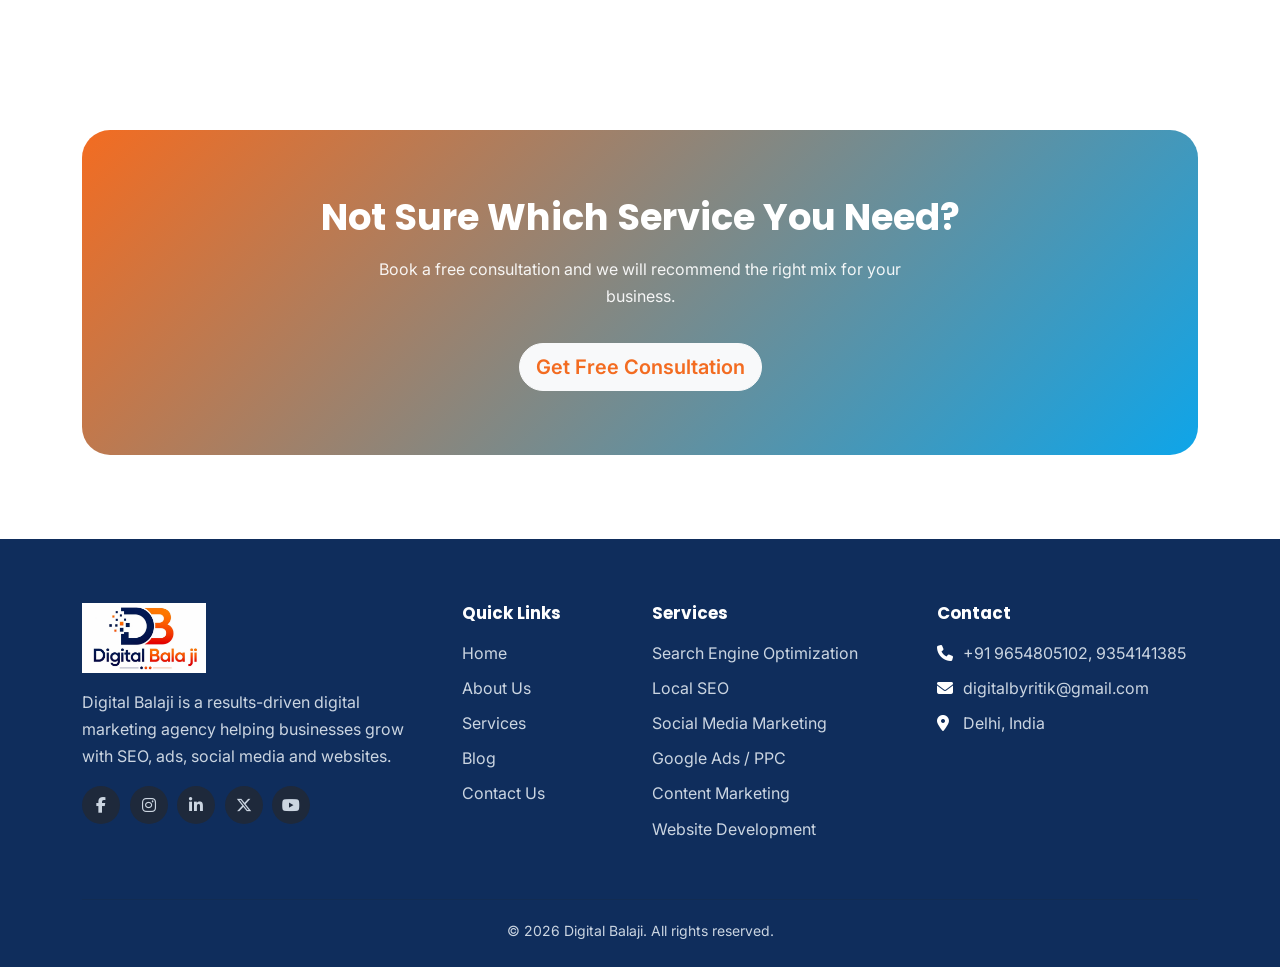
<file: services.html>
<!DOCTYPE html>
<html lang="en">

<head>
    <meta charset="utf-8">
    <meta name="viewport" content="width=device-width,initial-scale=1">
    <title>Digital Marketing Services | SEO, PPC, Social Media | Digital Balaji</title>
    <link rel="icon" type="image/png" href="favicon.png">
    <link rel="icon" type="image/x-icon" href="favicon.ico">
    <link rel="manifest" href="site.webmanifest">
    <meta name="description" content="Explore SEO, Local SEO, social media marketing, Google Ads / PPC, content marketing and website development services from Digital Balaji.">
    <link rel="canonical" href="https://codewithritik0.github.io/Digital-Balaji/services.html">     <meta property="og:type" content="website">     <meta property="og:title" content="Digital Marketing Services | SEO, PPC, Social Media | Digital Balaji">     <meta property="og:description" content="Explore SEO, Local SEO, social media marketing, Google Ads / PPC, content marketing and website development services from Digital Balaji.">     <meta property="og:url" content="https://codewithritik0.github.io/Digital-Balaji/services.html">
    <meta name="theme-color" content="#2563EB">
    <link rel="preconnect" href="https://fonts.googleapis.com">
    <link rel="preconnect" href="https://fonts.gstatic.com" crossorigin>
    <link
        href="https://fonts.googleapis.com/css2?family=Inter:wght@400;500;600&family=Poppins:wght@600;700&display=swap"
        rel="stylesheet">
    <link href="https://cdn.jsdelivr.net/npm/bootstrap@5.3.3/dist/css/bootstrap.min.css" rel="stylesheet">
    <link href="https://cdnjs.cloudflare.com/ajax/libs/font-awesome/6.5.2/css/all.min.css" rel="stylesheet">
    <link href="css/style.css" rel="stylesheet">
    <noscript>
        <style>
            .reveal {
                opacity: 1;
                transform: none
            }
        </style>
    </noscript>
    
</head>

<body>
    <a class="visually-hidden-focusable" href="#main">Skip to content</a>
    <header>
        <nav class="navbar navbar-expand-lg sticky-top" aria-label="Main navigation">
            <div class="container">
                <!-- LOGO: edit the name/icon here, or swap the <i> for an <img src="images/logo.svg" alt="Digital Balaji logo"> -->
                <a class="navbar-brand" href="index.html"><img src="logo/logo.png" alt="" height="100px">
                </a>
                <button class="navbar-toggler border-0" type="button" data-bs-toggle="collapse" data-bs-target="#menu"
                    aria-controls="menu" aria-expanded="false" aria-label="Toggle navigation"><span
                        class="navbar-toggler-icon"></span></button>
                <div class="collapse navbar-collapse" id="menu">
                    <ul class="navbar-nav ms-auto align-items-lg-center gap-lg-1">
                        <li class="nav-item"><a class="nav-link" href="index.html">Home</a></li>
                        <li class="nav-item"><a class="nav-link" href="about.html">About Us</a></li>
                        <li class="nav-item services-nav-item">
    <a class="nav-link services-nav-link active" href="services.html" aria-current="page">Services</a>
    <button class="nav-link services-dropdown-toggle" type="button" aria-label="Toggle Services submenu" aria-expanded="false" aria-controls="services-dropdown-menu">
        <i class="fa-solid fa-chevron-down" aria-hidden="true"></i>
    </button>
    <div class="services-dropdown" id="services-dropdown-menu">
        <div class="services-dropdown-inner">
            <div class="services-dropdown-header">
                <h3>Our Digital Marketing Services</h3>
                <p>Explore our services designed to help your business grow online.</p>
            </div>
            <div class="services-dropdown-grid">
                <a class="service-dropdown-item" href="seo.html">
                    <span class="service-dropdown-icon"><i class="fa-solid fa-magnifying-glass-chart" aria-hidden="true"></i></span>
                    <span class="service-dropdown-content"><strong>Search Engine Optimization</strong><small>Improve your Google visibility and grow qualified organic traffic.</small></span>
                </a>
                <a class="service-dropdown-item" href="local-seo.html">
                    <span class="service-dropdown-icon"><i class="fa-solid fa-location-dot" aria-hidden="true"></i></span>
                    <span class="service-dropdown-content"><strong>Local SEO</strong><small>Get discovered by customers searching for businesses near them.</small></span>
                </a>
                <a class="service-dropdown-item" href="social-media.html">
                    <span class="service-dropdown-icon"><i class="fa-brands fa-instagram" aria-hidden="true"></i></span>
                    <span class="service-dropdown-content"><strong>Social Media Marketing</strong><small>Build your brand and engage your audience across social platforms.</small></span>
                </a>
                <a class="service-dropdown-item" href="google-ads.html">
                    <span class="service-dropdown-icon"><i class="fa-solid fa-bullseye" aria-hidden="true"></i></span>
                    <span class="service-dropdown-content"><strong>Google Ads / PPC</strong><small>Reach high-intent customers with targeted paid advertising.</small></span>
                </a>
                <a class="service-dropdown-item" href="content.html">
                    <span class="service-dropdown-icon"><i class="fa-solid fa-newspaper" aria-hidden="true"></i></span>
                    <span class="service-dropdown-content"><strong>Content Marketing</strong><small>Create useful content that attracts, educates and converts.</small></span>
                </a>
                <a class="service-dropdown-item" href="web-dev.html">
                    <span class="service-dropdown-icon"><i class="fa-solid fa-laptop-code" aria-hidden="true"></i></span>
                    <span class="service-dropdown-content"><strong>Website Development</strong><small>Build fast, responsive and conversion-focused business websites.</small></span>
                </a>
            </div>
            <div class="services-dropdown-cta">
                <span>Need help choosing the right service?</span>
                <a class="btn btn-ghost btn-sm" href="services.html">View All Services</a>
            </div>
        </div>
    </div>
</li>
                        <li class="nav-item"><a class="nav-link" href="team.html">Team</a></li>
                        <li class="nav-item"><a class="nav-link" href="blog.html">Blog</a></li>
                        <li class="nav-item"><a class="nav-link" href="contact.html">Contact Us</a></li>
                    </ul>
                    <a class="btn btn-brand ms-lg-3 mt-3 mt-lg-0" href="contact.html">Get Free Consultation</a>
                </div>
            </div>
        </nav>
    </header>
    <main id="main">
        <section class="page-hero">
            <div class="container">
                <h1>Our Digital Marketing Services</h1>
                <p class="lead mx-auto">Six connected services that bring you more visibility, traffic and leads.</p>
            </div>
        </section>
        <section id="seo" class="bg-soft">
            <div class="container">
                <div class="row align-items-center g-5">
                    <div class="col-lg-6 ">
                        <div class="icon-box"><i class="fa-solid fa-magnifying-glass-chart"></i></div>
                        <h2>Search Engine Optimization (SEO)</h2>
                        <p>Rank higher on Google and attract high-intent visitors. We improve how your site is built,
                            written and linked so search engines and customers find you first.</p><a
                            class="btn btn-brand" href="contact.html">Get Started</a>
                    </div>
                    <div class="col-lg-6">
                        <div class="card-c">
                            <h3 class="h5">What is included</h3>
                            <ul class="check-list mb-0">
                                <li><i class="fa-solid fa-circle-check"></i> Technical SEO</li>
                                <li><i class="fa-solid fa-circle-check"></i> On-page SEO</li>
                                <li><i class="fa-solid fa-circle-check"></i> Off-page SEO</li>
                                <li><i class="fa-solid fa-circle-check"></i> Keyword research</li>
                                <li><i class="fa-solid fa-circle-check"></i> SEO content</li>
                                <li><i class="fa-solid fa-circle-check"></i> Search visibility</li>
                            </ul>
                        </div>
                    </div>
                </div>
            </div>
        </section>
        <section id="local-seo" class="">
            <div class="container">
                <div class="row align-items-center g-5">
                    <div class="col-lg-6 order-lg-2">
                        <div class="icon-box"><i class="fa-solid fa-location-dot"></i></div>
                        <h2>Local SEO</h2>
                        <p>Get found by customers searching near you. We put your business on the map for "near me"
                            searches so nearby customers can call, visit or book.</p><a class="btn btn-brand"
                            href="contact.html">Get Started</a>
                    </div>
                    <div class="col-lg-6">
                        <div class="card-c">
                            <h3 class="h5">What is included</h3>
                            <ul class="check-list mb-0">
                                <li><i class="fa-solid fa-circle-check"></i> Google Business Profile optimization</li>
                                <li><i class="fa-solid fa-circle-check"></i> Local citations</li>
                                <li><i class="fa-solid fa-circle-check"></i> Local keyword targeting</li>
                                <li><i class="fa-solid fa-circle-check"></i> Reviews strategy</li>
                                <li><i class="fa-solid fa-circle-check"></i> Local search visibility</li>
                            </ul>
                        </div>
                    </div>
                </div>
            </div>
        </section>
        <section id="social-media" class="bg-soft">
            <div class="container">
                <div class="row align-items-center g-5">
                    <div class="col-lg-6 ">
                        <div class="icon-box"><i class="fa-solid fa-share-nodes"></i></div>
                        <h2>Social Media Marketing</h2>
                        <p>Build community and brand awareness where your audience spends time. We plan, create and
                            manage content that starts conversations and grows a loyal following.</p><a
                            class="btn btn-brand" href="contact.html">Get Started</a>
                    </div>
                    <div class="col-lg-6">
                        <div class="card-c">
                            <h3 class="h5">What is included</h3>
                            <ul class="check-list mb-0">
                                <li><i class="fa-solid fa-circle-check"></i> Social media strategy</li>
                                <li><i class="fa-solid fa-circle-check"></i> Content planning</li>
                                <li><i class="fa-solid fa-circle-check"></i> Post creation</li>
                                <li><i class="fa-solid fa-circle-check"></i> Audience engagement</li>
                                <li><i class="fa-solid fa-circle-check"></i> Social media growth</li>
                            </ul>
                        </div>
                    </div>
                </div>
            </div>
        </section>
        <section id="google-ads" class="">
            <div class="container">
                <div class="row align-items-center g-5">
                    <div class="col-lg-6 order-lg-2">
                        <div class="icon-box"><i class="fa-solid fa-bullseye"></i></div>
                        <h2>Google Ads / PPC</h2>
                        <p>Measurable traffic and leads from paid search. We build and refine paid campaigns so every
                            rupee of ad spend works harder.</p><a class="btn btn-brand" href="contact.html">Get
                            Started</a>
                    </div>
                    <div class="col-lg-6">
                        <div class="card-c">
                            <h3 class="h5">What is included</h3>
                            <ul class="check-list mb-0">
                                <li><i class="fa-solid fa-circle-check"></i> Search campaigns</li>
                                <li><i class="fa-solid fa-circle-check"></i> Display campaigns</li>
                                <li><i class="fa-solid fa-circle-check"></i> Remarketing</li>
                                <li><i class="fa-solid fa-circle-check"></i> Keyword targeting</li>
                                <li><i class="fa-solid fa-circle-check"></i> Conversion optimization</li>
                            </ul>
                        </div>
                    </div>
                </div>
            </div>
        </section>
        <section id="content" class="bg-soft">
            <div class="container">
                <div class="row align-items-center g-5">
                    <div class="col-lg-6 ">
                        <div class="icon-box"><i class="fa-solid fa-pen-nib"></i></div>
                        <h2>Content Marketing</h2>
                        <p>Content that educates, ranks and converts. We write clear, useful content that answers
                            customer questions and supports your SEO and sales goals.</p><a class="btn btn-brand"
                            href="contact.html">Get Started</a>
                    </div>
                    <div class="col-lg-6">
                        <div class="card-c">
                            <h3 class="h5">What is included</h3>
                            <ul class="check-list mb-0">
                                <li><i class="fa-solid fa-circle-check"></i> Blog writing</li>
                                <li><i class="fa-solid fa-circle-check"></i> SEO content</li>
                                <li><i class="fa-solid fa-circle-check"></i> Website content</li>
                                <li><i class="fa-solid fa-circle-check"></i> Social media content</li>
                                <li><i class="fa-solid fa-circle-check"></i> Content strategy</li>
                            </ul>
                        </div>
                    </div>
                </div>
            </div>
        </section>
        <section id="web-dev" class="">
            <div class="container">
                <div class="row align-items-center g-5">
                    <div class="col-lg-6 order-lg-2">
                        <div class="icon-box"><i class="fa-solid fa-code"></i></div>
                        <h2>Website Development</h2>
                        <p>Fast, responsive websites built to convert visitors. We design and build websites that load
                            quickly, look great on every device and turn visits into enquiries.</p><a
                            class="btn btn-brand" href="contact.html">Get Started</a>
                    </div>
                    <div class="col-lg-6">
                        <div class="card-c">
                            <h3 class="h5">What is included</h3>
                            <ul class="check-list mb-0">
                                <li><i class="fa-solid fa-circle-check"></i> Responsive websites</li>
                                <li><i class="fa-solid fa-circle-check"></i> Landing pages</li>
                                <li><i class="fa-solid fa-circle-check"></i> Business websites</li>
                                <li><i class="fa-solid fa-circle-check"></i> SEO-friendly structure</li>
                                <li><i class="fa-solid fa-circle-check"></i> Performance optimization</li>
                            </ul>
                        </div>
                    </div>
                </div>
            </div>
        </section>
        <section>
            <div class="container">
                <div class="cta-band">
                    <h2>Not Sure Which Service You Need?</h2>
                    <p>Book a free consultation and we will recommend the right mix for your business.</p><a
                        class="btn btn-light btn-lg rounded-pill fw-semibold" href="contact.html">Get Free
                        Consultation</a>
                </div>
            </div>
        </section>
    </main>
    <footer class="site-footer">
        <div class="container">
            <div class="row g-4">
                <div class="col-lg-4"><a class="navbar-brand" href="index.html"><img src="logo/logo.png" alt=""
                            height="70px"></a>
                    <p class="mt-3">Digital Balaji is a results-driven digital marketing agency helping businesses grow
                        with SEO, ads, social media and websites.</p>
                    <!-- SOCIAL LINKS: replace each # with your profile URL -->
                    <div class="social"><a href="#" aria-label="Facebook"><i class="fa-brands fa-facebook-f"></i></a><a
                            href="#" aria-label="Instagram"><i class="fa-brands fa-instagram"></i></a><a href="#"
                            aria-label="LinkedIn"><i class="fa-brands fa-linkedin-in"></i></a><a href="#"
                            aria-label="X (Twitter)"><i class="fa-brands fa-x-twitter"></i></a><a href="#"
                            aria-label="YouTube"><i class="fa-brands fa-youtube"></i></a></div>
                </div>
                <div class="col-6 col-lg-2">
                    <h2>Quick Links</h2>
                    <ul class="list-unstyled">
                        <li><a href="index.html">Home</a></li>
                        <li><a href="about.html">About Us</a></li>
                        <li><a href="services.html">Services</a></li>
                        <li><a href="blog.html">Blog</a></li>
                        <li><a href="contact.html">Contact Us</a></li>
                    </ul>
                </div>
                <div class="col-6 col-lg-3">
                    <h2>Services</h2>
                    <ul class="list-unstyled">
                        <li><a href="seo.html">Search Engine Optimization</a></li>
                        <li><a href="local-seo.html">Local SEO</a></li>
                        <li><a href="social-media.html">Social Media Marketing</a></li>
                        <li><a href="google-ads.html">Google Ads / PPC</a></li>
                        <li><a href="content.html">Content Marketing</a></li>
                        <li><a href="web-dev.html">Website Development</a></li>
                    </ul>
                </div>
                <div class="col-lg-3">
                    <h2>Contact</h2>
                    <ul class="list-unstyled">
                        <li><i class="fa-solid fa-phone"></i> <a href="tel:9654805102">+91 9654805102</a>, <a href="tel:9354141385">9354141385</a></li>
                        <li><i class="fa-solid fa-envelope"></i> <a href="mailto:digitalbyritik@gmail.com">digitalbyritik@gmail.com</a></li>
                        <li><i class="fa-solid fa-location-dot"></i> Delhi, India</li>
                    </ul>
                </div>
            </div>
            <hr>
            <p class="text-center small mb-0">&copy; <span class="js-year">2026</span> Digital Balaji. All rights
                reserved.</p>
        </div>
    </footer>
    <button id="backToTop" class="back-to-top" type="button" aria-label="Back to top" aria-hidden="true" tabindex="-1">
        <i class="fa-solid fa-arrow-up" aria-hidden="true"></i>
    </button>
    <script src="https://cdn.jsdelivr.net/npm/bootstrap@5.3.3/dist/js/bootstrap.bundle.min.js"></script>
    <script src="js/script.js"></script>
</body>

</html>
</file>
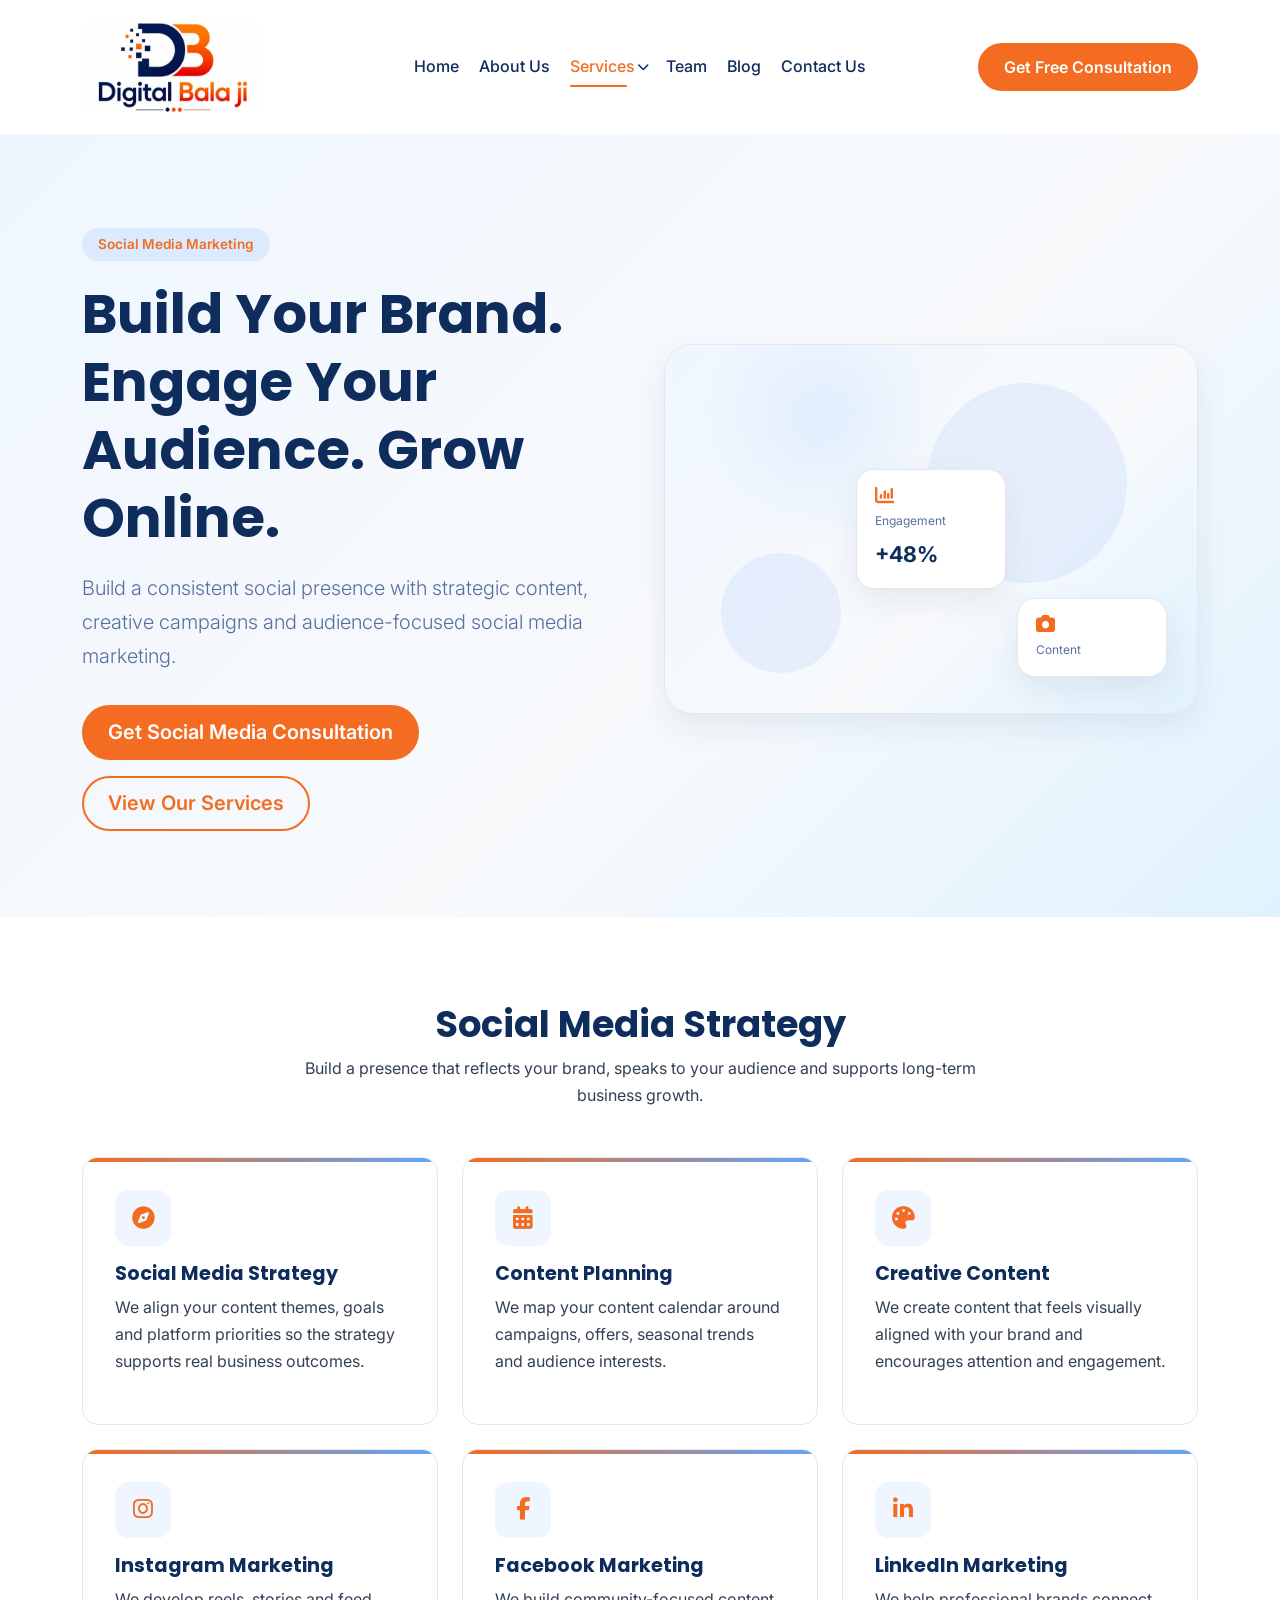
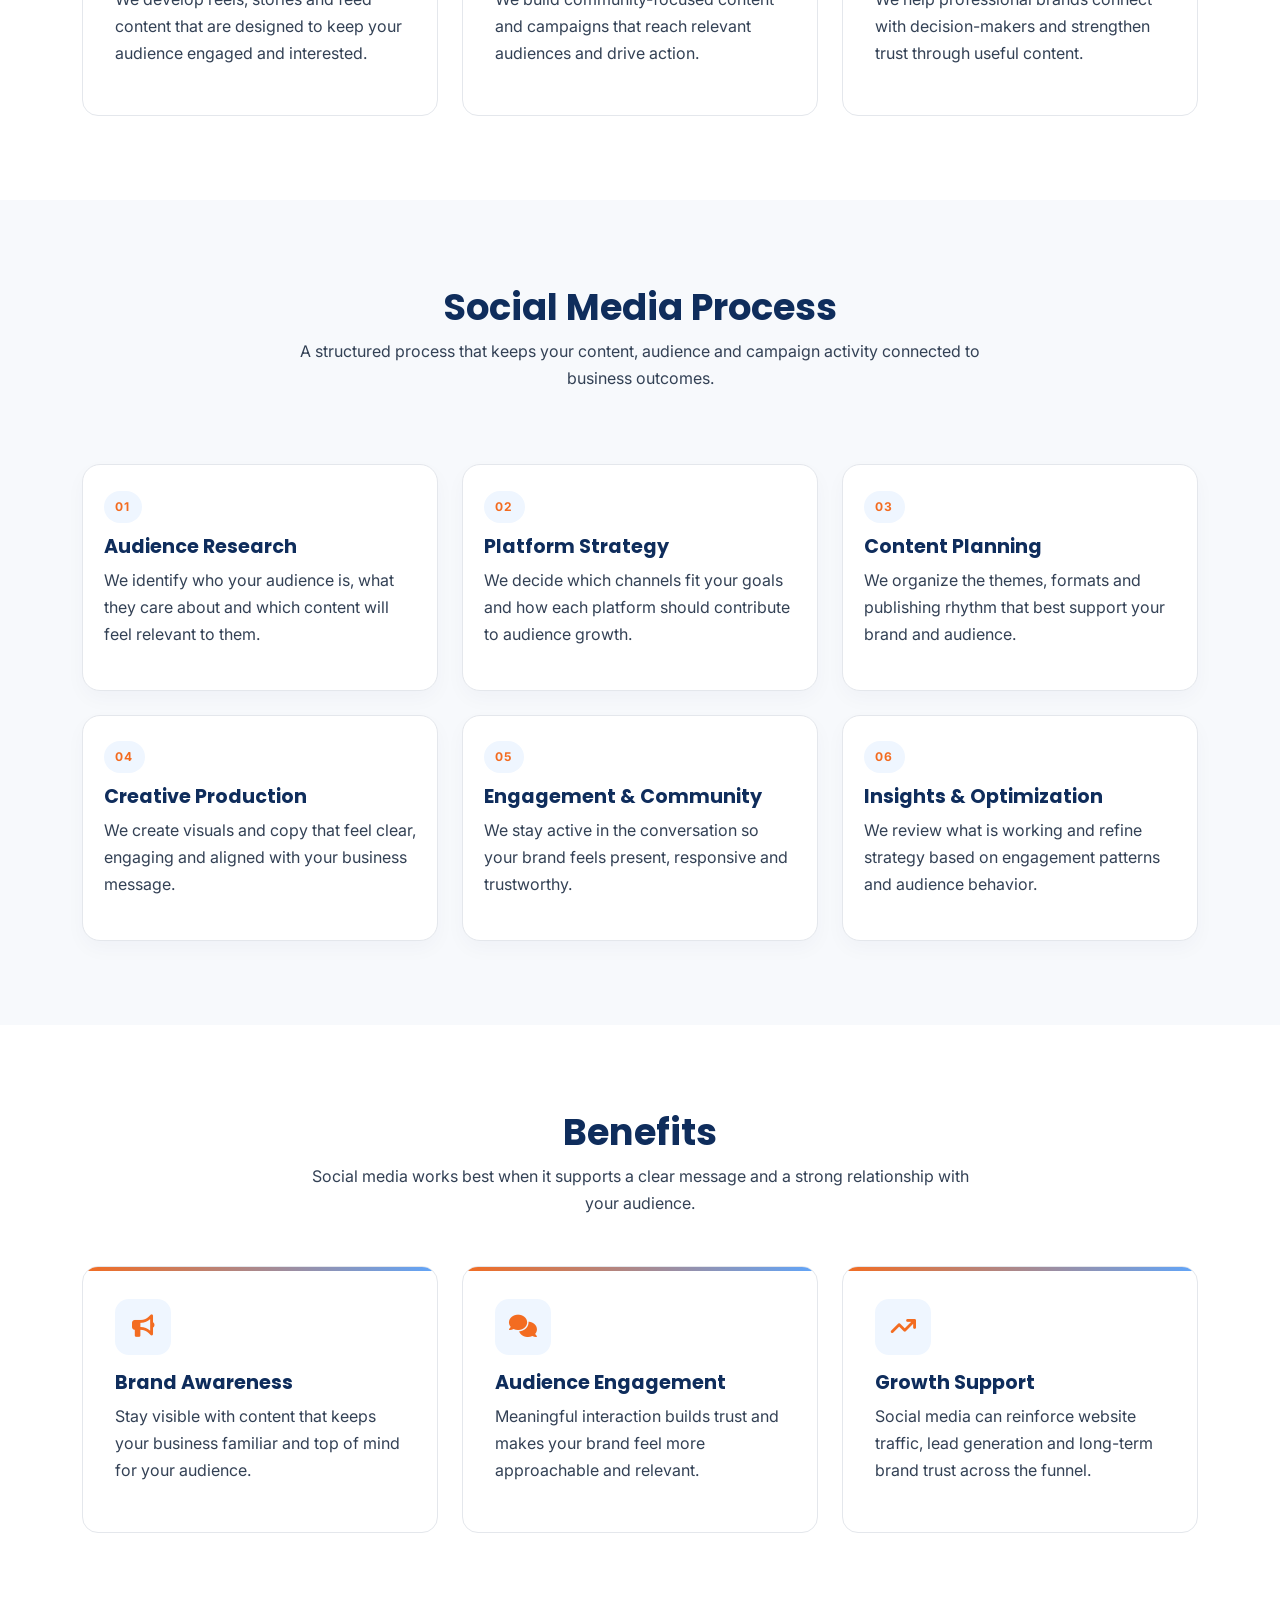
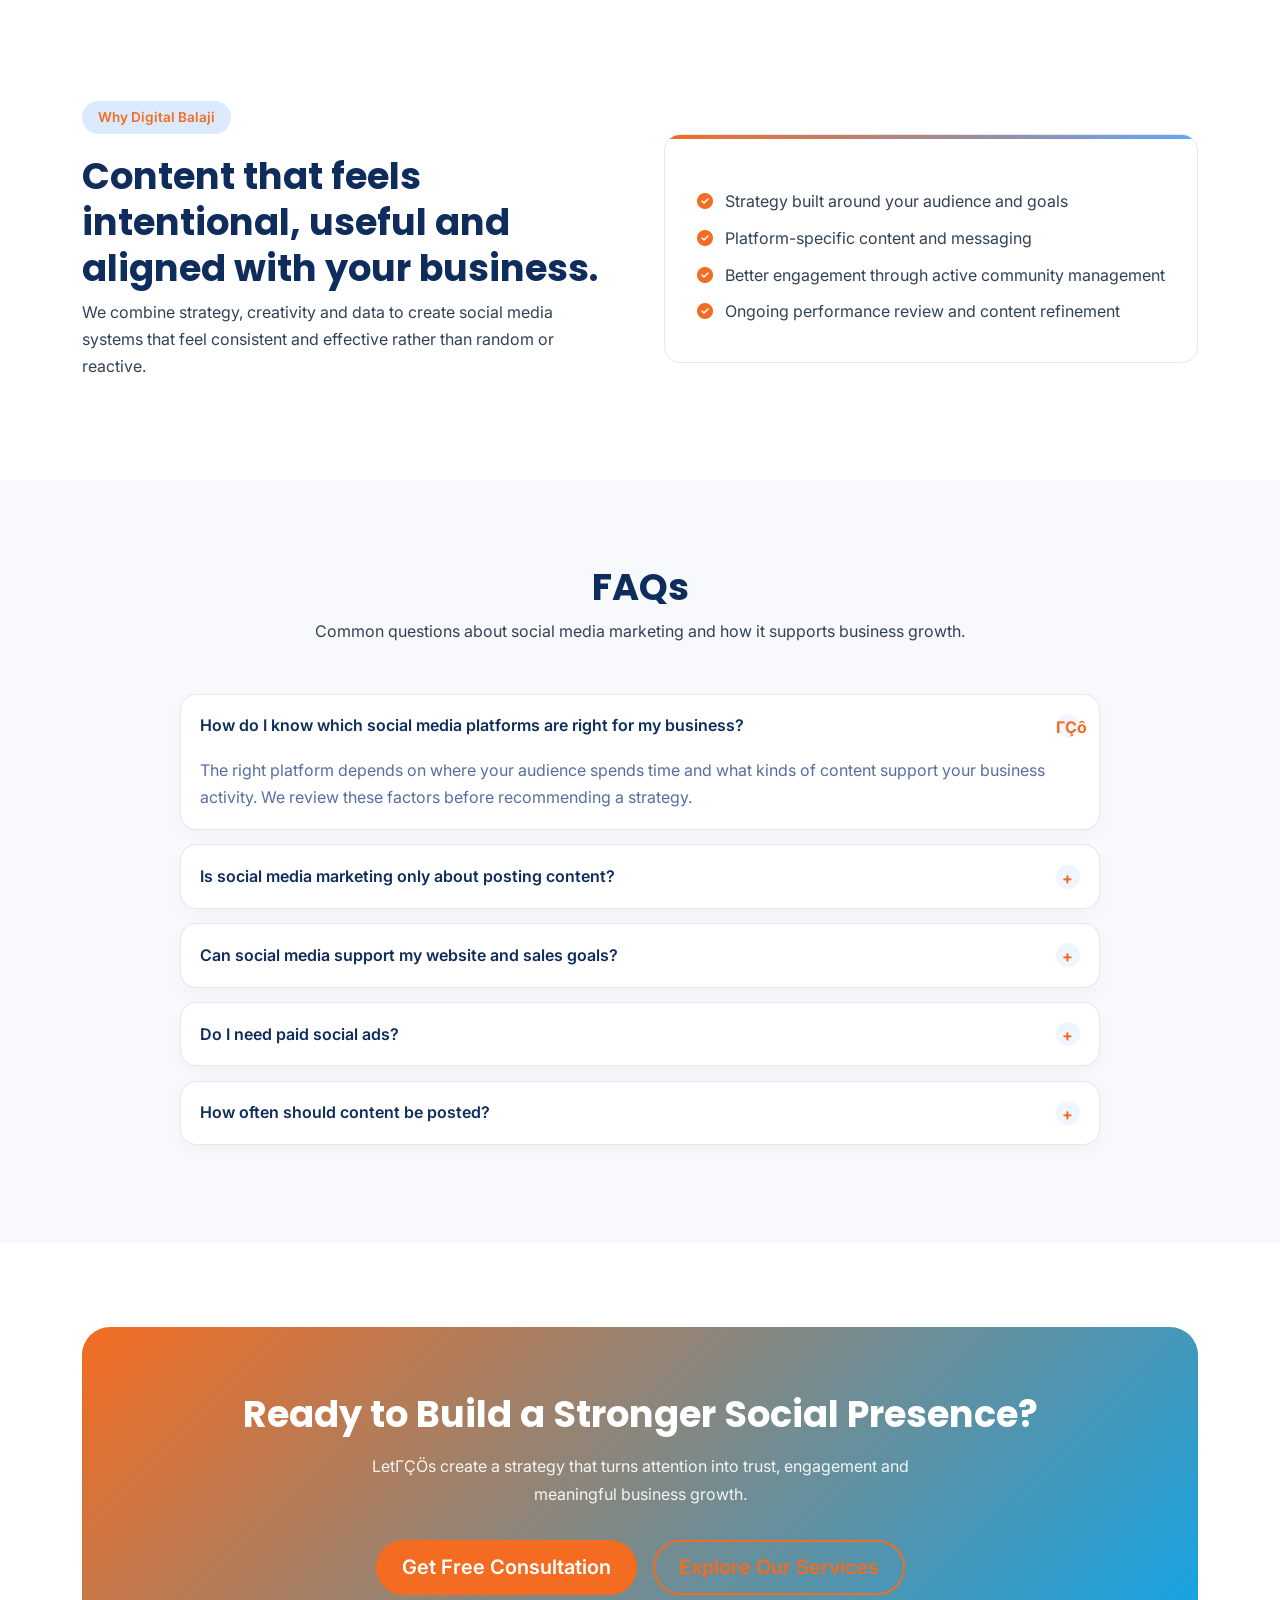
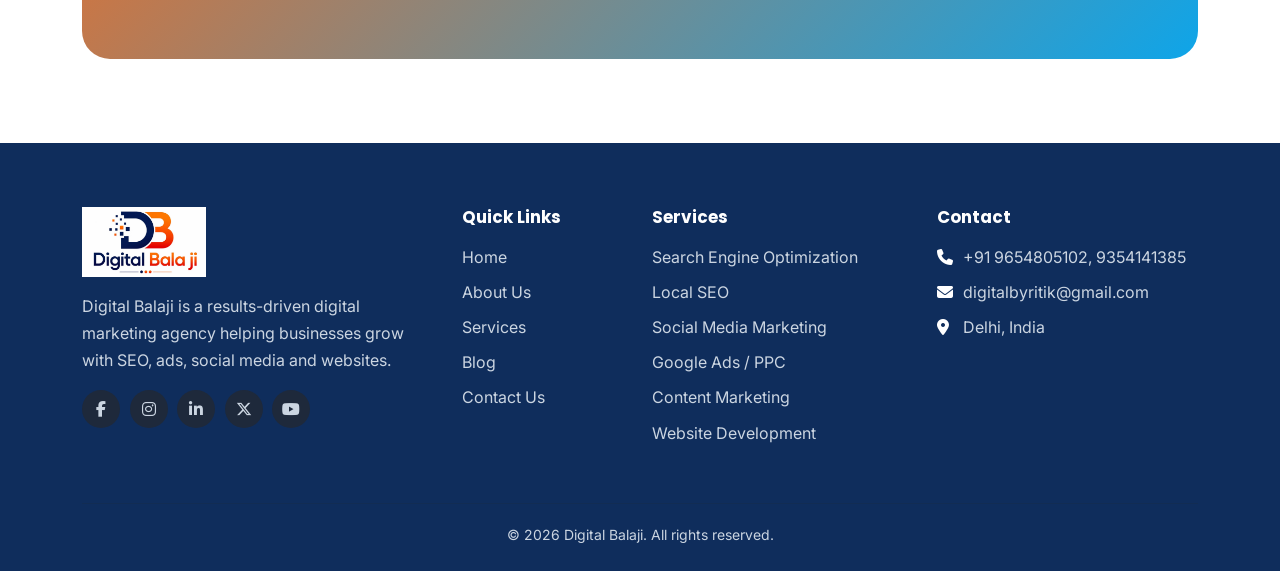
<file: social-media.html>
<!DOCTYPE html> <html lang="en">  <head>     <meta charset="utf-8">     <meta name="viewport" content="width=device-width,initial-scale=1">     <title>Social Media Marketing Services in Delhi | Digital Balaji</title>     <meta name="description" content="Build your brand online with social media marketing services in Delhi from Digital Balaji. Create content, grow engagement and reach your ideal audience.">     <meta name="keywords"         content="social media marketing services in Delhi, Instagram marketing, Facebook marketing, content strategy">     <link rel="icon" type="image/png" href="favicon.png">
    <link rel="icon" type="image/x-icon" href="favicon.ico">
    <link rel="manifest" href="site.webmanifest">     <meta name="robots" content="index, follow">     <link rel="canonical" href="https://codewithritik0.github.io/Digital-Balaji/social-media.html">     <meta property="og:type" content="website">     <meta property="og:title" content="Social Media Marketing Services in Delhi | Digital Balaji">     <meta property="og:description" content="Build your brand online with social media marketing services in Delhi from Digital Balaji. Create content, grow engagement and reach your ideal audience.">     <meta property="og:url" content="https://codewithritik0.github.io/Digital-Balaji/social-media.html">
    <meta name="theme-color" content="#2563EB">     <link rel="preconnect" href="https://fonts.googleapis.com">     <link rel="preconnect" href="https://fonts.gstatic.com" crossorigin>     <link         href="https://fonts.googleapis.com/css2?family=Inter:wght@400;500;600&family=Poppins:wght@600;700&display=swap"         rel="stylesheet">     <link href="https://cdn.jsdelivr.net/npm/bootstrap@5.3.3/dist/css/bootstrap.min.css" rel="stylesheet">     <link href="https://cdnjs.cloudflare.com/ajax/libs/font-awesome/6.5.2/css/all.min.css" rel="stylesheet">     <link href="css/style.css" rel="stylesheet">      </head>  <body>     <a class="visually-hidden-focusable" href="#main">Skip to content</a>     <header>         <nav class="navbar navbar-expand-lg sticky-top" aria-label="Main navigation">             <div class="container">                 <a class="navbar-brand" href="index.html"><img src="logo/logo.png" alt="Digital Balaji logo"                         height="100px"></a>                 <button class="navbar-toggler border-0" type="button" data-bs-toggle="collapse" data-bs-target="#menu"                     aria-controls="menu" aria-expanded="false" aria-label="Toggle navigation"><span                         class="navbar-toggler-icon"></span></button>                 <div class="collapse navbar-collapse" id="menu">                     <ul class="navbar-nav ms-auto align-items-lg-center gap-lg-1">                         <li class="nav-item"><a class="nav-link" href="index.html">Home</a></li>                         <li class="nav-item"><a class="nav-link" href="about.html">About Us</a></li>                         <li class="nav-item services-nav-item">
    <a class="nav-link services-nav-link active" href="services.html" aria-current="page">Services</a>
    <button class="nav-link services-dropdown-toggle" type="button" aria-label="Toggle Services submenu" aria-expanded="false" aria-controls="services-dropdown-menu">
        <i class="fa-solid fa-chevron-down" aria-hidden="true"></i>
    </button>
    <div class="services-dropdown" id="services-dropdown-menu">
        <div class="services-dropdown-inner">
            <div class="services-dropdown-header">
                <h3>Our Digital Marketing Services</h3>
                <p>Explore our services designed to help your business grow online.</p>
            </div>
            <div class="services-dropdown-grid">
                <a class="service-dropdown-item" href="seo.html">
                    <span class="service-dropdown-icon"><i class="fa-solid fa-magnifying-glass-chart" aria-hidden="true"></i></span>
                    <span class="service-dropdown-content"><strong>Search Engine Optimization</strong><small>Improve your Google visibility and grow qualified organic traffic.</small></span>
                </a>
                <a class="service-dropdown-item" href="local-seo.html">
                    <span class="service-dropdown-icon"><i class="fa-solid fa-location-dot" aria-hidden="true"></i></span>
                    <span class="service-dropdown-content"><strong>Local SEO</strong><small>Get discovered by customers searching for businesses near them.</small></span>
                </a>
                <a class="service-dropdown-item" href="social-media.html">
                    <span class="service-dropdown-icon"><i class="fa-brands fa-instagram" aria-hidden="true"></i></span>
                    <span class="service-dropdown-content"><strong>Social Media Marketing</strong><small>Build your brand and engage your audience across social platforms.</small></span>
                </a>
                <a class="service-dropdown-item" href="google-ads.html">
                    <span class="service-dropdown-icon"><i class="fa-solid fa-bullseye" aria-hidden="true"></i></span>
                    <span class="service-dropdown-content"><strong>Google Ads / PPC</strong><small>Reach high-intent customers with targeted paid advertising.</small></span>
                </a>
                <a class="service-dropdown-item" href="content.html">
                    <span class="service-dropdown-icon"><i class="fa-solid fa-newspaper" aria-hidden="true"></i></span>
                    <span class="service-dropdown-content"><strong>Content Marketing</strong><small>Create useful content that attracts, educates and converts.</small></span>
                </a>
                <a class="service-dropdown-item" href="web-dev.html">
                    <span class="service-dropdown-icon"><i class="fa-solid fa-laptop-code" aria-hidden="true"></i></span>
                    <span class="service-dropdown-content"><strong>Website Development</strong><small>Build fast, responsive and conversion-focused business websites.</small></span>
                </a>
            </div>
            <div class="services-dropdown-cta">
                <span>Need help choosing the right service?</span>
                <a class="btn btn-ghost btn-sm" href="services.html">View All Services</a>
            </div>
        </div>
    </div>
</li>                         <li class="nav-item"><a class="nav-link" href="team.html">Team</a></li>
                        <li class="nav-item"><a class="nav-link" href="blog.html">Blog</a></li>                         <li class="nav-item"><a class="nav-link" href="contact.html">Contact Us</a></li>                     </ul>                     <a class="btn btn-brand ms-lg-3 mt-3 mt-lg-0" href="contact.html">Get Free Consultation</a>                 </div>             </div>         </nav>     </header>     <main id="main">         <section class="service-hero">             <div class="container">                 <div class="row align-items-center g-5">                     <div class="col-lg-6"><span class="badge-soft">Social Media Marketing</span>                         <h1>Build Your Brand. Engage Your Audience. Grow Online.</h1>                         <p class="lead">Build a consistent social presence with strategic content, creative campaigns                             and audience-focused social media marketing.</p>                         <div class="d-flex flex-wrap gap-3"><a class="btn btn-brand btn-lg" href="contact.html">Get                                 Social Media Consultation</a><a class="btn btn-ghost btn-lg" href="services.html">View                                 Our Services</a></div>                     </div>                     <div class="col-lg-6">                         <div class="service-visual service-visual-social"                             aria-label="Social media marketing dashboard illustration">                             <div class="social-circle social-circle-one"></div>                             <div class="social-circle social-circle-two"></div>                             <div class="social-card social-card-main"><i                                     class="fa-solid fa-chart-column"></i><span>Engagement</span><strong>+48%</strong>                             </div>                             <div class="social-card social-card-mini"><i                                     class="fa-solid fa-camera"></i><span>Content</span></div>                         </div>                     </div>                 </div>             </div>         </section>         <section>             <div class="container">                 <div class="section-title">                     <h2>Social Media Strategy</h2>                     <p>Build a presence that reflects your brand, speaks to your audience and supports long-term                         business growth.</p>                 </div>                 <div class="row g-4">                     <div class="col-md-6 col-lg-4">                         <article class="card-c service-card">                             <div class="icon-box"><i class="fa-solid fa-compass"></i></div>                             <h3>Social Media Strategy</h3>                             <p>We align your content themes, goals and platform priorities so the strategy supports real                                 business outcomes.</p>                         </article>                     </div>                     <div class="col-md-6 col-lg-4">                         <article class="card-c service-card">                             <div class="icon-box"><i class="fa-solid fa-calendar-days"></i></div>                             <h3>Content Planning</h3>                             <p>We map your content calendar around campaigns, offers, seasonal trends and audience                                 interests.</p>                         </article>                     </div>                     <div class="col-md-6 col-lg-4">                         <article class="card-c service-card">                             <div class="icon-box"><i class="fa-solid fa-palette"></i></div>                             <h3>Creative Content</h3>                             <p>We create content that feels visually aligned with your brand and encourages attention                                 and engagement.</p>                         </article>                     </div>                     <div class="col-md-6 col-lg-4">                         <article class="card-c service-card">                             <div class="icon-box"><i class="fa-brands fa-instagram"></i></div>                             <h3>Instagram Marketing</h3>                             <p>We develop reels, stories and feed content that are designed to keep your audience                                 engaged and interested.</p>                         </article>                     </div>                     <div class="col-md-6 col-lg-4">                         <article class="card-c service-card">                             <div class="icon-box"><i class="fa-brands fa-facebook-f"></i></div>                             <h3>Facebook Marketing</h3>                             <p>We build community-focused content and campaigns that reach relevant audiences and drive                                 action.</p>                         </article>                     </div>                     <div class="col-md-6 col-lg-4">                         <article class="card-c service-card">                             <div class="icon-box"><i class="fa-brands fa-linkedin-in"></i></div>                             <h3>LinkedIn Marketing</h3>                             <p>We help professional brands connect with decision-makers and strengthen trust through                                 useful content.</p>                         </article>                     </div>                 </div>             </div>         </section>         <section class="bg-soft">             <div class="container">                 <div class="section-title">                     <h2>Social Media Process</h2>                     <p>A structured process that keeps your content, audience and campaign activity connected to                         business outcomes.</p>                 </div>                 <div class="row g-4 service-process-grid">                     <div class="col-md-6 col-lg-4">                         <div class="service-process-step"><span class="service-step-number">01</span>                             <h3>Audience Research</h3>                             <p>We identify who your audience is, what they care about and which content will feel                                 relevant to them.</p>                         </div>                     </div>                     <div class="col-md-6 col-lg-4">                         <div class="service-process-step"><span class="service-step-number">02</span>                             <h3>Platform Strategy</h3>                             <p>We decide which channels fit your goals and how each platform should contribute to                                 audience growth.</p>                         </div>                     </div>                     <div class="col-md-6 col-lg-4">                         <div class="service-process-step"><span class="service-step-number">03</span>                             <h3>Content Planning</h3>                             <p>We organize the themes, formats and publishing rhythm that best support your brand and                                 audience.</p>                         </div>                     </div>                     <div class="col-md-6 col-lg-4">                         <div class="service-process-step"><span class="service-step-number">04</span>                             <h3>Creative Production</h3>                             <p>We create visuals and copy that feel clear, engaging and aligned with your business                                 message.</p>                         </div>                     </div>                     <div class="col-md-6 col-lg-4">                         <div class="service-process-step"><span class="service-step-number">05</span>                             <h3>Engagement & Community</h3>                             <p>We stay active in the conversation so your brand feels present, responsive and                                 trustworthy.</p>                         </div>                     </div>                     <div class="col-md-6 col-lg-4">                         <div class="service-process-step"><span class="service-step-number">06</span>                             <h3>Insights & Optimization</h3>                             <p>We review what is working and refine strategy based on engagement patterns and audience                                 behavior.</p>                         </div>                     </div>                 </div>             </div>         </section>         <section>             <div class="container">                 <div class="section-title">                     <h2>Benefits</h2>                     <p>Social media works best when it supports a clear message and a strong relationship with your                         audience.</p>                 </div>                 <div class="row g-4">                     <div class="col-md-6 col-lg-4">                         <div class="card-c service-card">                             <div class="icon-box"><i class="fa-solid fa-bullhorn"></i></div>                             <h3>Brand Awareness</h3>                             <p>Stay visible with content that keeps your business familiar and top of mind for your                                 audience.</p>                         </div>                     </div>                     <div class="col-md-6 col-lg-4">                         <div class="card-c service-card">                             <div class="icon-box"><i class="fa-solid fa-comments"></i></div>                             <h3>Audience Engagement</h3>                             <p>Meaningful interaction builds trust and makes your brand feel more approachable and                                 relevant.</p>                         </div>                     </div>                     <div class="col-md-6 col-lg-4">                         <div class="card-c service-card">                             <div class="icon-box"><i class="fa-solid fa-arrow-trend-up"></i></div>                             <h3>Growth Support</h3>                             <p>Social media can reinforce website traffic, lead generation and long-term brand trust                                 across the funnel.</p>                         </div>                     </div>                 </div>             </div>         </section>         <section>             <div class="container">                 <div class="row align-items-center g-5">                     <div class="col-lg-6">                         <div class="service-why-box"><span class="badge-soft">Why Digital Balaji</span>                             <h2>Content that feels intentional, useful and aligned with your business.</h2>                             <p>We combine strategy, creativity and data to create social media systems that feel                                 consistent and effective rather than random or reactive.</p>                         </div>                     </div>                     <div class="col-lg-6">                         <div class="card-c service-card">                             <ul class="check-list mb-0">                                 <li><i class="fa-solid fa-circle-check"></i> Strategy built around your audience and                                     goals</li>                                 <li><i class="fa-solid fa-circle-check"></i> Platform-specific content and messaging                                 </li>                                 <li><i class="fa-solid fa-circle-check"></i> Better engagement through active community                                     management</li>                                 <li><i class="fa-solid fa-circle-check"></i> Ongoing performance review and content                                     refinement</li>                             </ul>                         </div>                     </div>                 </div>             </div>         </section>         <section class="bg-soft">             <div class="container">                 <div class="section-title">                     <h2>FAQs</h2>                     <p>Common questions about social media marketing and how it supports business growth.</p>                 </div>                 <div class="service-faq">                     <details open>                         <summary>How do I know which social media platforms are right for my business?</summary>                         <p>The right platform depends on where your audience spends time and what kinds of content                             support your business activity. We review these factors before recommending a strategy.</p>                     </details>                     <details>                         <summary>Is social media marketing only about posting content?</summary>                         <p>No. It includes content planning, audience engagement, brand positioning, campaign                             coordination and performance review.</p>                     </details>                     <details>                         <summary>Can social media support my website and sales goals?</summary>                         <p>Yes. Social media can strengthen brand trust, bring more people to your website and support                             lead generation or conversion intent when the strategy is aligned with your goals.</p>                     </details>                     <details>                         <summary>Do I need paid social ads?</summary>                         <p>Not always. Organic content can be highly effective, while paid ads can be useful for                             expanding reach or supporting specific campaigns.</p>                     </details>                     <details>                         <summary>How often should content be posted?</summary>                         <p>Consistency matters more than volume. A realistic cadence that your team can maintain tends                             to be more effective than irregular content bursts.</p>                     </details>                 </div>             </div>         </section>         <section>             <div class="container">                 <div class="cta-band">                     <h2>Ready to Build a Stronger Social Presence?</h2>                     <p>LetΓÇÖs create a strategy that turns attention into trust, engagement and meaningful business                         growth.</p>                     <div class="cta-actions">                         <a class="btn btn-brand btn-lg" href="contact.html">Get Free Consultation</a>                         <a class="btn btn-ghost btn-lg" href="services.html">Explore Our Services</a>                     </div>                 </div>             </div>         </section>     </main>     <footer class="site-footer">         <div class="container">             <div class="row g-4">                 <div class="col-lg-4"><a class="navbar-brand" href="index.html"><img src="logo/logo.png"                             alt="Digital Balaji logo" height="70px"></a>                     <p class="mt-3">Digital Balaji is a results-driven digital marketing agency helping businesses grow                         with SEO, ads, social media and websites.</p>                     <div class="social"><a                             href="https://l.instagram.com/?u=https%3A%2F%2Fwww.facebook.com%2Fshare%2F1YYqj7RwF5%2F%3Futm_source%3Dig%26utm_medium%3Dsocial%26utm_content%3Dlink_in_bio&e=AUAJywznwTZ6_9cOyg7hlEbCVRGdkorkYHJZ3KQd2p3xyStDb7twYkcttdq1YJC3ULjvIb6IgC_z7OoWC1Sqbb9s6tNp89ELsNOWmWQxxZSsGtGztqB12rdsJn9J2mz2QIDUFTYxPPB_xWBV3loHCpI"                             aria-label="Facebook"><i class="fa-brands fa-facebook-f"></i></a><a                             href="https://www.instagram.com/digitalbalaji.in" aria-label="Instagram"><i                                 class="fa-brands fa-instagram"></i></a><a href="contact.html" aria-label="LinkedIn"><i                                 class="fa-brands fa-linkedin-in"></i></a><a href="contact.html"                             aria-label="X (Twitter)"><i class="fa-brands fa-x-twitter"></i></a><a href="contact.html"                             aria-label="YouTube"><i class="fa-brands fa-youtube"></i></a></div>                 </div>                 <div class="col-6 col-lg-2">                     <h2>Quick Links</h2>                     <ul class="list-unstyled">                         <li><a href="index.html">Home</a></li>                         <li><a href="about.html">About Us</a></li>                         <li><a href="services.html">Services</a></li>                         <li><a href="blog.html">Blog</a></li>                         <li><a href="contact.html">Contact Us</a></li>                     </ul>                 </div>                 <div class="col-6 col-lg-3">                     <h2>Services</h2>                     <ul class="list-unstyled">                         <li><a href="seo.html">Search Engine Optimization</a></li>                         <li><a href="local-seo.html">Local SEO</a></li>                         <li><a href="social-media.html">Social Media Marketing</a></li>                         <li><a href="google-ads.html">Google Ads / PPC</a></li>                         <li><a href="content.html">Content Marketing</a></li>                         <li><a href="web-dev.html">Website Development</a></li>                     </ul>                 </div>                 <div class="col-lg-3">                     <h2>Contact</h2>
                    <ul class="list-unstyled">
                        <li><i class="fa-solid fa-phone"></i> <a href="tel:9654805102">+91 9654805102</a>, <a href="tel:9354141385">9354141385</a></li>
                        <li><i class="fa-solid fa-envelope"></i> <a href="mailto:digitalbyritik@gmail.com">digitalbyritik@gmail.com</a></li>
                        <li><i class="fa-solid fa-location-dot"></i> Delhi, India</li>
                    </ul>                 </div>             </div>             <hr>             <p class="text-center small mb-0">&copy; <span class="js-year">2026</span> Digital Balaji. All rights                 reserved.</p>         </div>     </footer>
    <button id="backToTop" class="back-to-top" type="button" aria-label="Back to top" aria-hidden="true" tabindex="-1">
        <i class="fa-solid fa-arrow-up" aria-hidden="true"></i>
    </button>     <script src="https://cdn.jsdelivr.net/npm/bootstrap@5.3.3/dist/js/bootstrap.bundle.min.js"></script>     <script src="js/script.js"></script> </body>  </html>
</file>
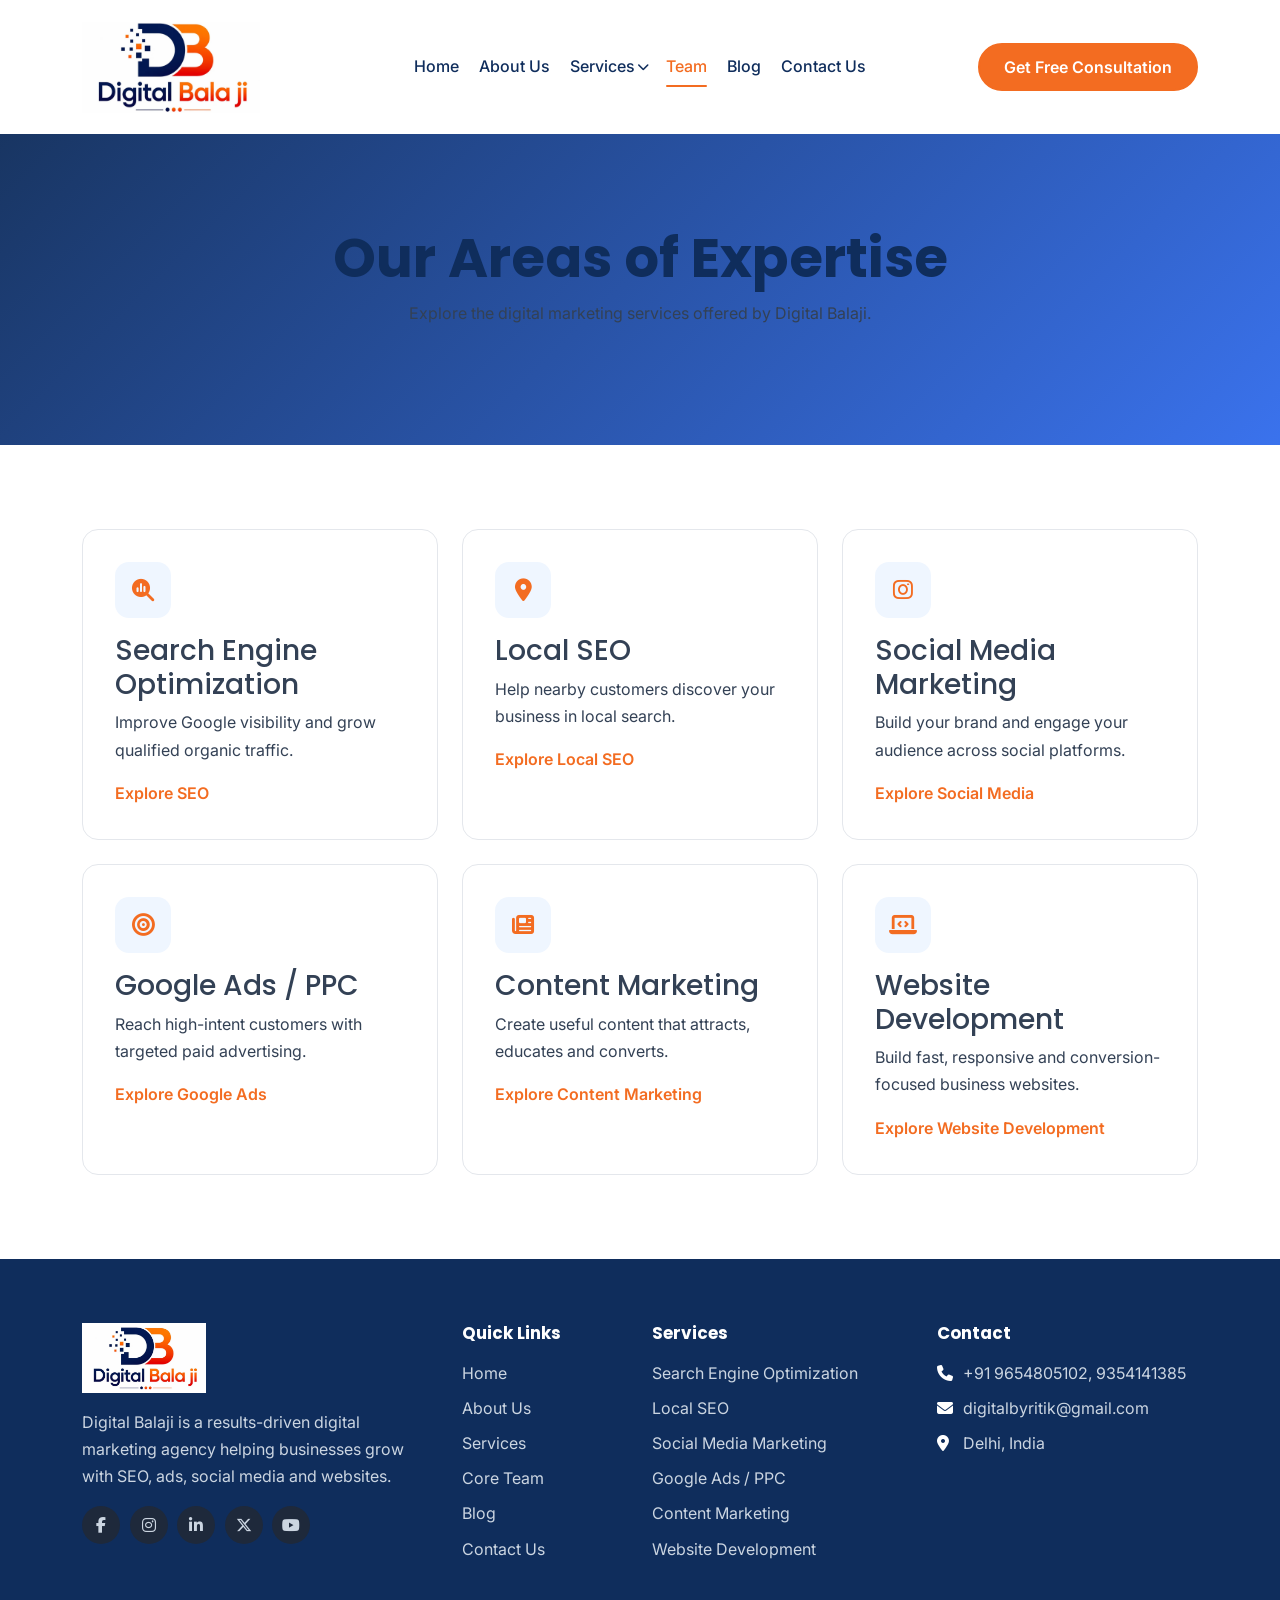
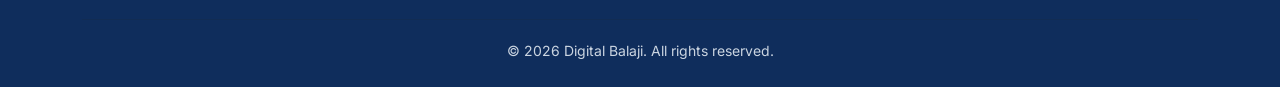
<file: team.html>
<!DOCTYPE html>
<html lang="en">

<head>
    <meta charset="utf-8">
    <meta name="viewport" content="width=device-width,initial-scale=1">
    <title>Our Expertise | Digital Balaji</title>
    <meta name="description" content="Explore the digital marketing services offered by Digital Balaji, including SEO, Google Ads, social media marketing, content and website development.">
    <link rel="icon" type="image/png" href="favicon.png">
    <link rel="icon" type="image/x-icon" href="favicon.ico">
    <link rel="manifest" href="site.webmanifest">
    <link rel="preconnect" href="https://fonts.googleapis.com">
    <link rel="preconnect" href="https://fonts.gstatic.com" crossorigin>
    <link
        href="https://fonts.googleapis.com/css2?family=Inter:wght@400;500;600&family=Poppins:wght@600;700&display=swap"
        rel="stylesheet">
    <link href="https://cdn.jsdelivr.net/npm/bootstrap@5.3.3/dist/css/bootstrap.min.css" rel="stylesheet">
    <link href="https://cdnjs.cloudflare.com/ajax/libs/font-awesome/6.5.2/css/all.min.css" rel="stylesheet">
    <link href="css/style.css" rel="stylesheet">
    <link rel="canonical" href="https://codewithritik0.github.io/Digital-Balaji/team.html">
    <meta property="og:type" content="website">
    <meta property="og:title" content="Our Expertise | Digital Balaji">
    <meta property="og:description"
        content="Explore the digital marketing services offered by Digital Balaji, including SEO, Google Ads, social media marketing, content and website development.">
    <meta property="og:url" content="https://codewithritik0.github.io/Digital-Balaji/team.html">
</head>

<body class="team-page">
    <a class="visually-hidden-focusable" href="#main">Skip to content</a>
    <header>
        <nav class="navbar navbar-expand-lg sticky-top" aria-label="Main navigation">
            <div class="container">
                <a class="navbar-brand" href="index.html"><img src="logo/logo.png" alt="Digital Balaji"
                        height="100px"></a>
                <button class="navbar-toggler border-0" type="button" data-bs-toggle="collapse" data-bs-target="#menu"
                    aria-controls="menu" aria-expanded="false" aria-label="Toggle navigation"><span
                        class="navbar-toggler-icon"></span></button>
                <div class="collapse navbar-collapse" id="menu">
                    <ul class="navbar-nav ms-auto align-items-lg-center gap-lg-1">
                        <li class="nav-item"><a class="nav-link" href="index.html">Home</a></li>
                        <li class="nav-item"><a class="nav-link" href="about.html">About Us</a></li>
                        <li class="nav-item services-nav-item">
                            <a class="nav-link services-nav-link" href="services.html">Services</a>
                            <button class="nav-link services-dropdown-toggle" type="button"
                                aria-label="Toggle Services submenu" aria-expanded="false"
                                aria-controls="services-dropdown-menu">
                                <i class="fa-solid fa-chevron-down" aria-hidden="true"></i>
                            </button>
                            <div class="services-dropdown" id="services-dropdown-menu">
                                <div class="services-dropdown-inner">
                                    <div class="services-dropdown-header">
                                        <h3>Our Digital Marketing Services</h3>
                                        <p>Explore our services designed to help your business grow online.</p>
                                    </div>
                                    <div class="services-dropdown-grid">
                                        <a class="service-dropdown-item" href="seo.html"><span
                                                class="service-dropdown-icon"><i
                                                    class="fa-solid fa-magnifying-glass-chart"
                                                    aria-hidden="true"></i></span><span
                                                class="service-dropdown-content"><strong>Search Engine
                                                    Optimization</strong><small>Improve your Google visibility and grow
                                                    qualified organic traffic.</small></span></a>
                                        <a class="service-dropdown-item" href="local-seo.html"><span
                                                class="service-dropdown-icon"><i class="fa-solid fa-location-dot"
                                                    aria-hidden="true"></i></span><span
                                                class="service-dropdown-content"><strong>Local SEO</strong><small>Get
                                                    discovered by customers searching for businesses near
                                                    them.</small></span></a>
                                        <a class="service-dropdown-item" href="social-media.html"><span
                                                class="service-dropdown-icon"><i class="fa-brands fa-instagram"
                                                    aria-hidden="true"></i></span><span
                                                class="service-dropdown-content"><strong>Social Media
                                                    Marketing</strong><small>Build your brand and engage your audience
                                                    across social platforms.</small></span></a>
                                        <a class="service-dropdown-item" href="google-ads.html"><span
                                                class="service-dropdown-icon"><i class="fa-solid fa-bullseye"
                                                    aria-hidden="true"></i></span><span
                                                class="service-dropdown-content"><strong>Google Ads /
                                                    PPC</strong><small>Reach high-intent customers with targeted paid
                                                    advertising.</small></span></a>
                                        <a class="service-dropdown-item" href="content.html"><span
                                                class="service-dropdown-icon"><i class="fa-solid fa-newspaper"
                                                    aria-hidden="true"></i></span><span
                                                class="service-dropdown-content"><strong>Content
                                                    Marketing</strong><small>Create useful content that attracts,
                                                    educates and converts.</small></span></a>
                                        <a class="service-dropdown-item" href="web-dev.html"><span
                                                class="service-dropdown-icon"><i class="fa-solid fa-laptop-code"
                                                    aria-hidden="true"></i></span><span
                                                class="service-dropdown-content"><strong>Website
                                                    Development</strong><small>Build fast, responsive and
                                                    conversion-focused business websites.</small></span></a>
                                    </div>
                                    <div class="services-dropdown-cta">
                                        <span>Need help choosing the right service?</span>
                                        <a class="btn btn-ghost btn-sm" href="services.html">View All Services</a>
                                    </div>
                                </div>
                            </div>
                        </li>
                        <li class="nav-item"><a class="nav-link active" href="team.html" aria-current="page">Team</a>
                        </li>
                        <li class="nav-item"><a class="nav-link" href="blog.html">Blog</a></li>
                        <li class="nav-item"><a class="nav-link" href="contact.html">Contact Us</a></li>
                    </ul>
                    <a class="btn btn-brand ms-lg-3 mt-3 mt-lg-0" href="contact.html">Get Free Consultation</a>
                </div>
            </div>
        </nav>
    </header>
    <main id="main">
        <section class="page-hero">
            <div class="container">
                <div class="section-title section-title--light">
                    <h1>Our Areas of Expertise</h1>
                    <p>Explore the digital marketing services offered by Digital Balaji.</p>
                </div>
            </div>
        </section>
        <section>
            <div class="container">
                <div class="row g-4">
                    <div class="col-md-6 col-lg-4">
                        <article class="card-c h-100">
                            <div class="icon-box"><i class="fa-solid fa-magnifying-glass-chart"
                                    aria-hidden="true"></i></div>
                            <h2 class="h3">Search Engine Optimization</h2>
                            <p>Improve Google visibility and grow qualified organic traffic.</p>
                            <a class="learn" href="seo.html">Explore SEO</a>
                        </article>
                    </div>
                    <div class="col-md-6 col-lg-4">
                        <article class="card-c h-100">
                            <div class="icon-box"><i class="fa-solid fa-location-dot" aria-hidden="true"></i></div>
                            <h2 class="h3">Local SEO</h2>
                            <p>Help nearby customers discover your business in local search.</p>
                            <a class="learn" href="local-seo.html">Explore Local SEO</a>
                        </article>
                    </div>
                    <div class="col-md-6 col-lg-4">
                        <article class="card-c h-100">
                            <div class="icon-box"><i class="fa-brands fa-instagram" aria-hidden="true"></i></div>
                            <h2 class="h3">Social Media Marketing</h2>
                            <p>Build your brand and engage your audience across social platforms.</p>
                            <a class="learn" href="social-media.html">Explore Social Media</a>
                        </article>
                    </div>
                    <div class="col-md-6 col-lg-4">
                        <article class="card-c h-100">
                            <div class="icon-box"><i class="fa-solid fa-bullseye" aria-hidden="true"></i></div>
                            <h2 class="h3">Google Ads / PPC</h2>
                            <p>Reach high-intent customers with targeted paid advertising.</p>
                            <a class="learn" href="google-ads.html">Explore Google Ads</a>
                        </article>
                    </div>
                    <div class="col-md-6 col-lg-4">
                        <article class="card-c h-100">
                            <div class="icon-box"><i class="fa-solid fa-newspaper" aria-hidden="true"></i></div>
                            <h2 class="h3">Content Marketing</h2>
                            <p>Create useful content that attracts, educates and converts.</p>
                            <a class="learn" href="content.html">Explore Content Marketing</a>
                        </article>
                    </div>
                    <div class="col-md-6 col-lg-4">
                        <article class="card-c h-100">
                            <div class="icon-box"><i class="fa-solid fa-laptop-code" aria-hidden="true"></i></div>
                            <h2 class="h3">Website Development</h2>
                            <p>Build fast, responsive and conversion-focused business websites.</p>
                            <a class="learn" href="web-dev.html">Explore Website Development</a>
                        </article>
                    </div>
                </div>
            </div>
        </section>
    </main>
    <footer class="site-footer">
        <div class="container">
            <div class="row g-4">
                <div class="col-lg-4"><a class="navbar-brand" href="index.html"><img src="logo/logo.png" alt=""
                            height="70px"></a>
                    <p class="mt-3">Digital Balaji is a results-driven digital marketing agency helping businesses grow
                        with SEO, ads, social media and websites.</p>
                    <div class="social"><a href="#" aria-label="Facebook"><i class="fa-brands fa-facebook-f"></i></a><a
                            href="#" aria-label="Instagram"><i class="fa-brands fa-instagram"></i></a><a href="#"
                            aria-label="LinkedIn"><i class="fa-brands fa-linkedin-in"></i></a><a href="#"
                            aria-label="X (Twitter)"><i class="fa-brands fa-x-twitter"></i></a><a href="#"
                            aria-label="YouTube"><i class="fa-brands fa-youtube"></i></a></div>
                </div>
                <div class="col-6 col-lg-2">
                    <h2>Quick Links</h2>
                    <ul class="list-unstyled">
                        <li><a href="index.html">Home</a></li>
                        <li><a href="about.html">About Us</a></li>
                        <li><a href="services.html">Services</a></li>
                        <li><a href="team.html">Core Team</a></li>
                        <li><a href="blog.html">Blog</a></li>
                        <li><a href="contact.html">Contact Us</a></li>
                    </ul>
                </div>
                <div class="col-6 col-lg-3">
                    <h2>Services</h2>
                    <ul class="list-unstyled">
                        <li><a href="seo.html">Search Engine Optimization</a></li>
                        <li><a href="local-seo.html">Local SEO</a></li>
                        <li><a href="social-media.html">Social Media Marketing</a></li>
                        <li><a href="google-ads.html">Google Ads / PPC</a></li>
                        <li><a href="content.html">Content Marketing</a></li>
                        <li><a href="web-dev.html">Website Development</a></li>
                    </ul>
                </div>
                <div class="col-lg-3">
                    <h2>Contact</h2>
                    <ul class="list-unstyled">
                        <li><i class="fa-solid fa-phone"></i> <a href="tel:9654805102">+91 9654805102</a>, <a href="tel:9354141385">9354141385</a></li>
                        <li><i class="fa-solid fa-envelope"></i> <a href="mailto:digitalbyritik@gmail.com">digitalbyritik@gmail.com</a></li>
                        <li><i class="fa-solid fa-location-dot"></i> Delhi, India</li>
                    </ul>
                </div>
            </div>
            <hr>
            <p class="text-center small mb-0">&copy; <span class="js-year">2026</span> Digital Balaji. All rights
                reserved.</p>
        </div>
    </footer>
    <button id="backToTop" class="back-to-top" type="button" aria-label="Back to top" aria-hidden="true"
        tabindex="-1"><i class="fa-solid fa-arrow-up" aria-hidden="true"></i></button>
    <script src="https://cdn.jsdelivr.net/npm/bootstrap@5.3.3/dist/js/bootstrap.bundle.min.js"></script>
    <script src="js/script.js"></script>
</body>

</html>
</file>
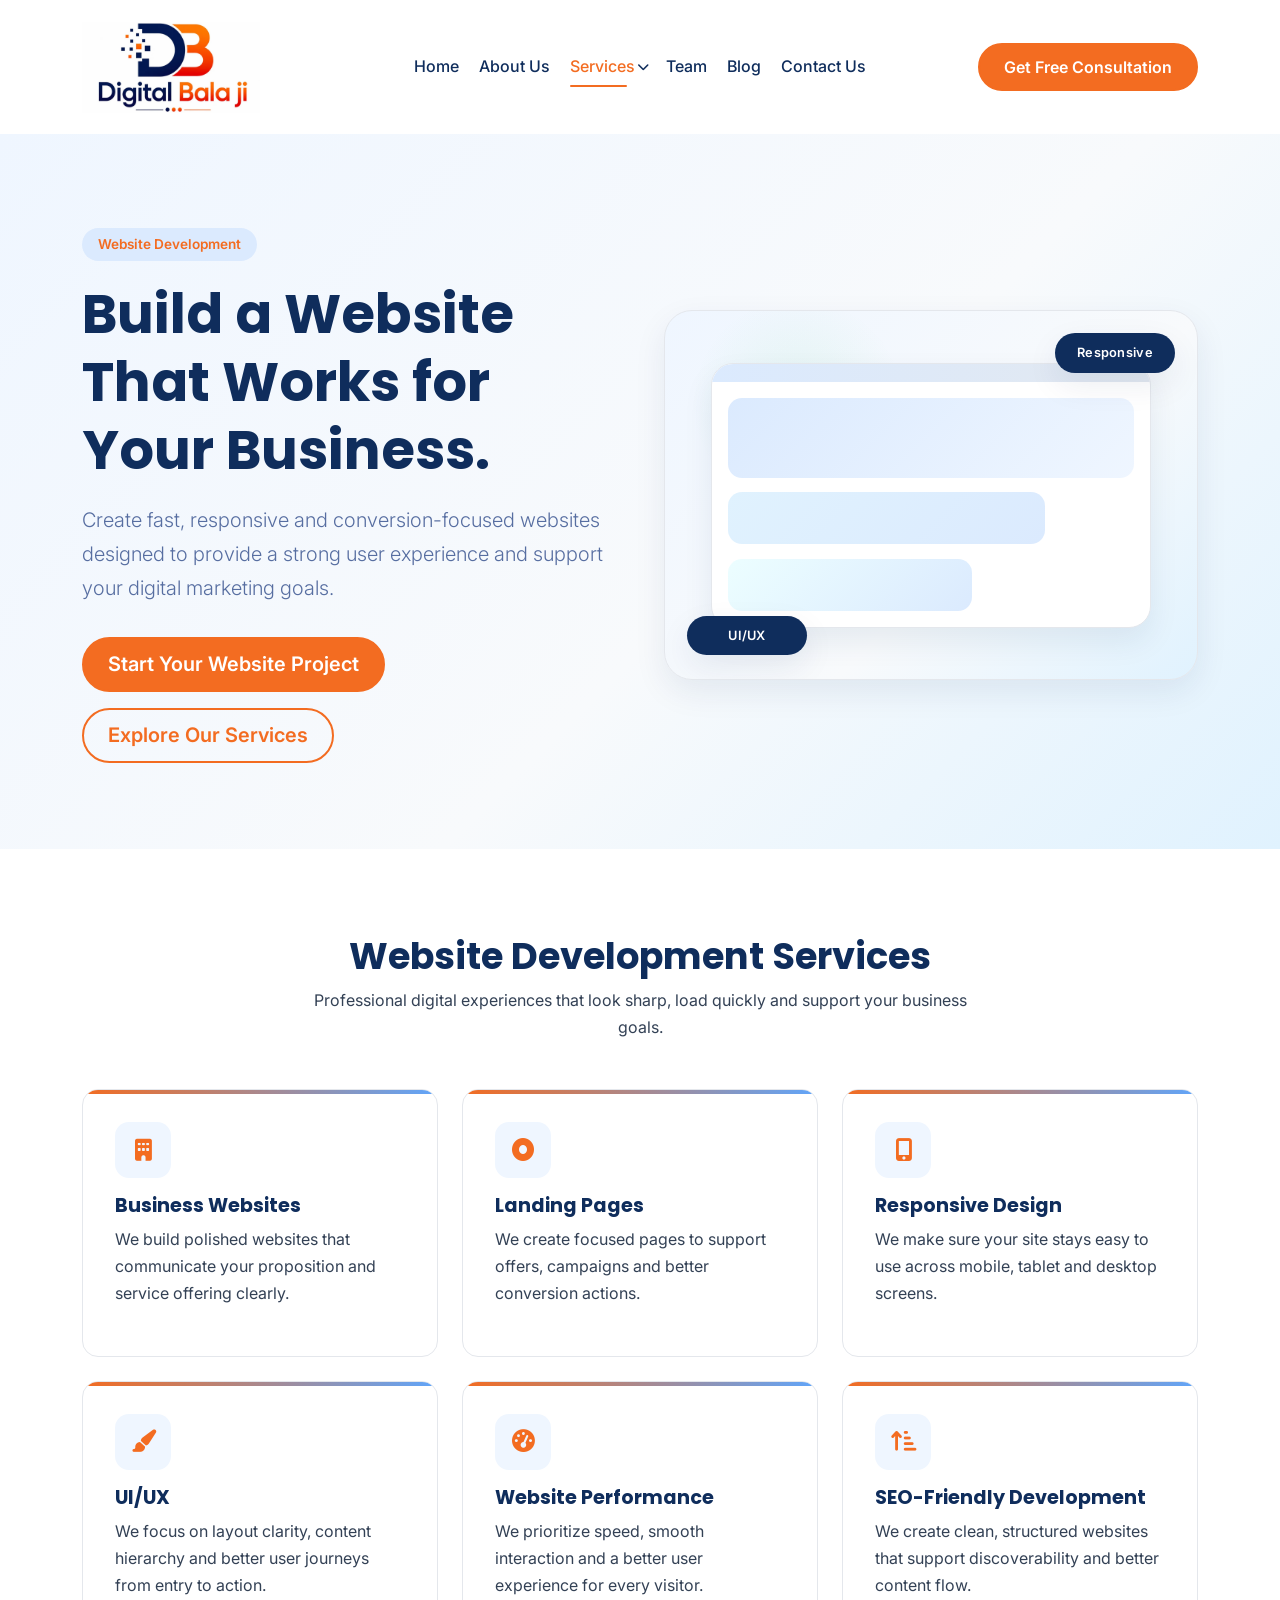
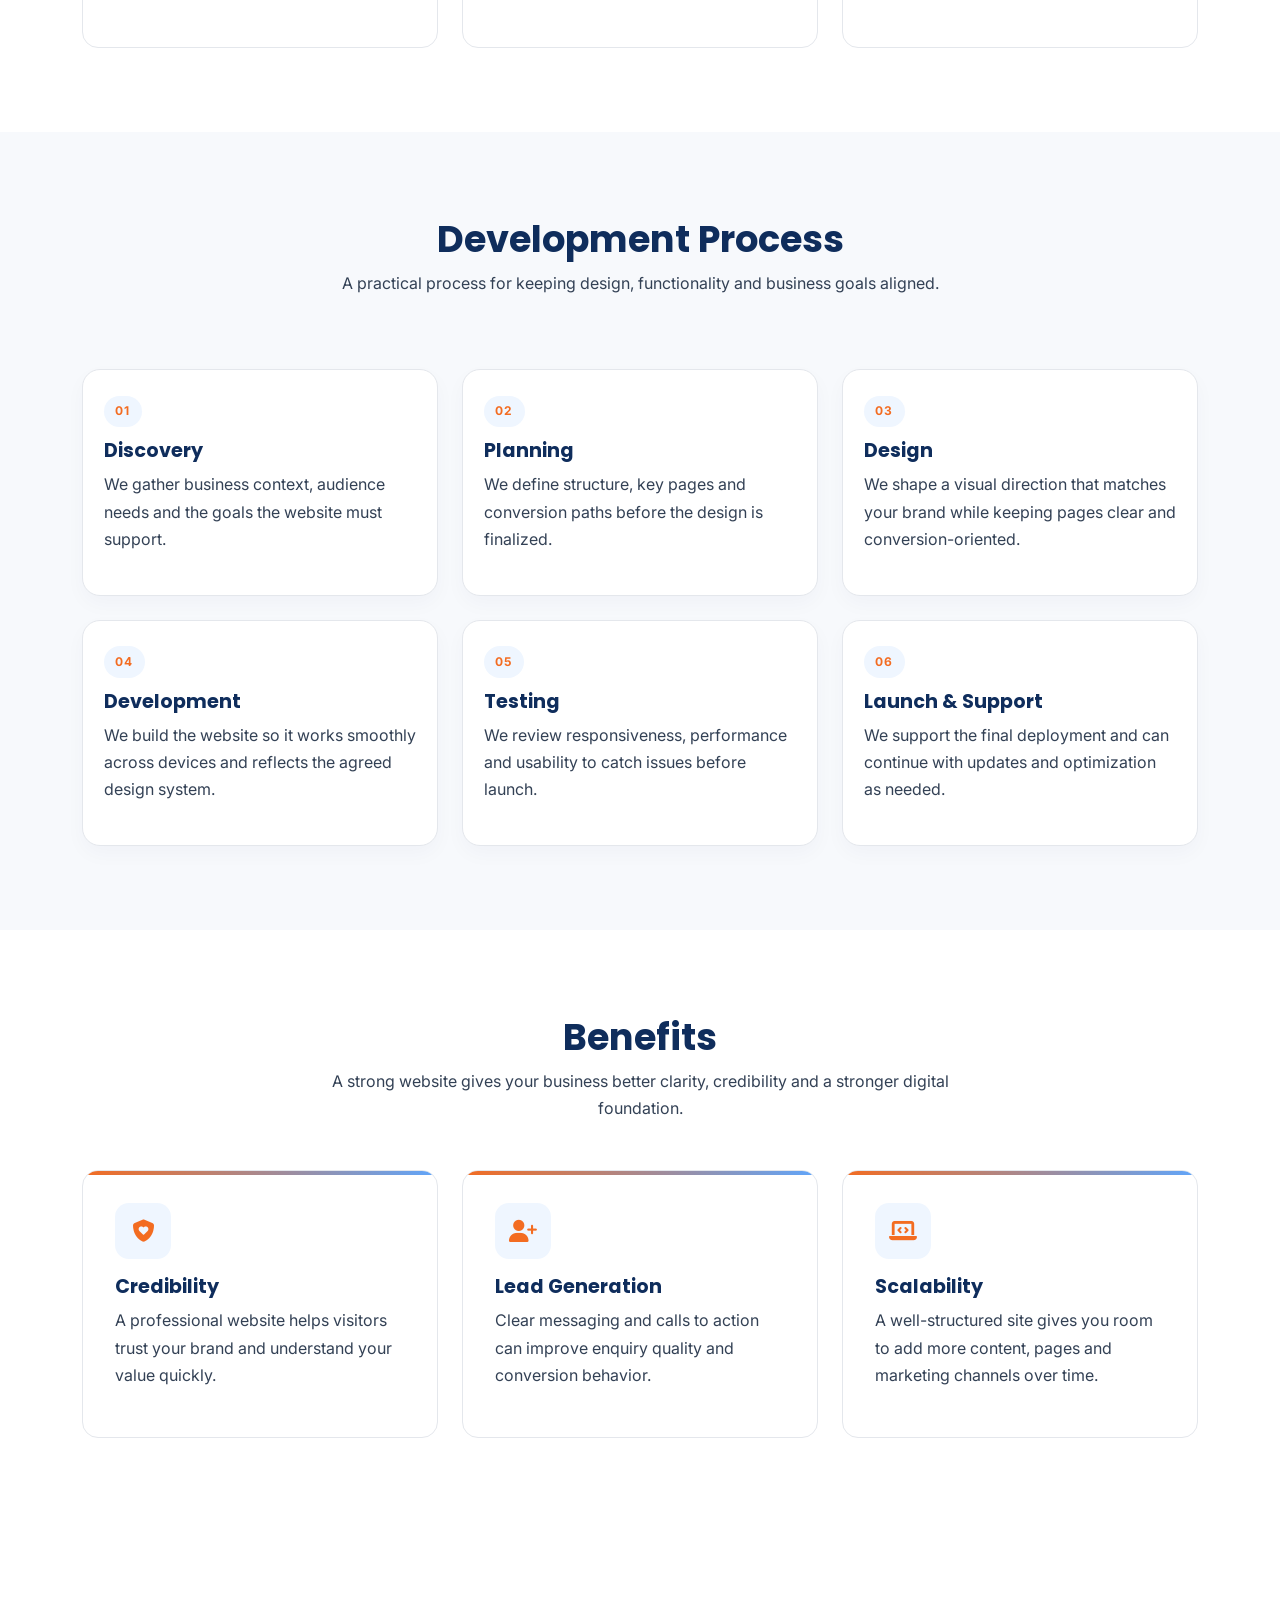
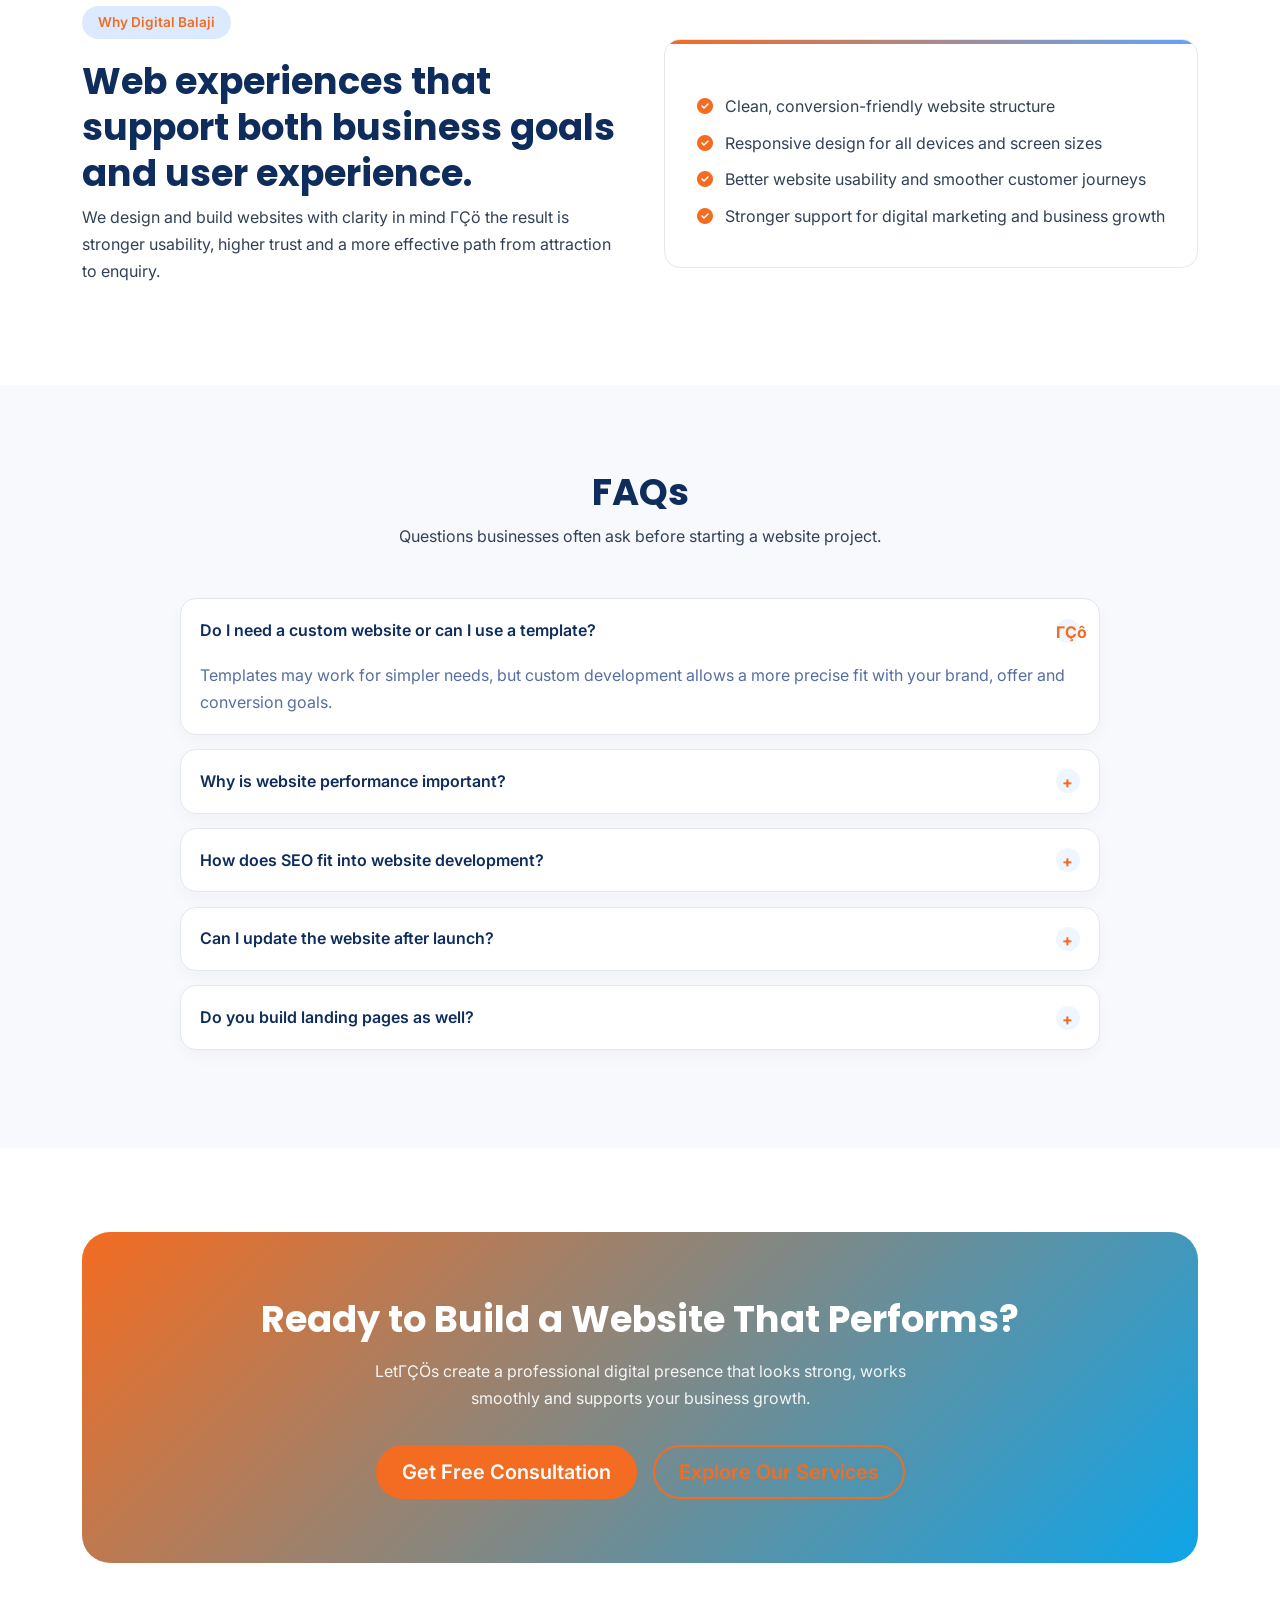
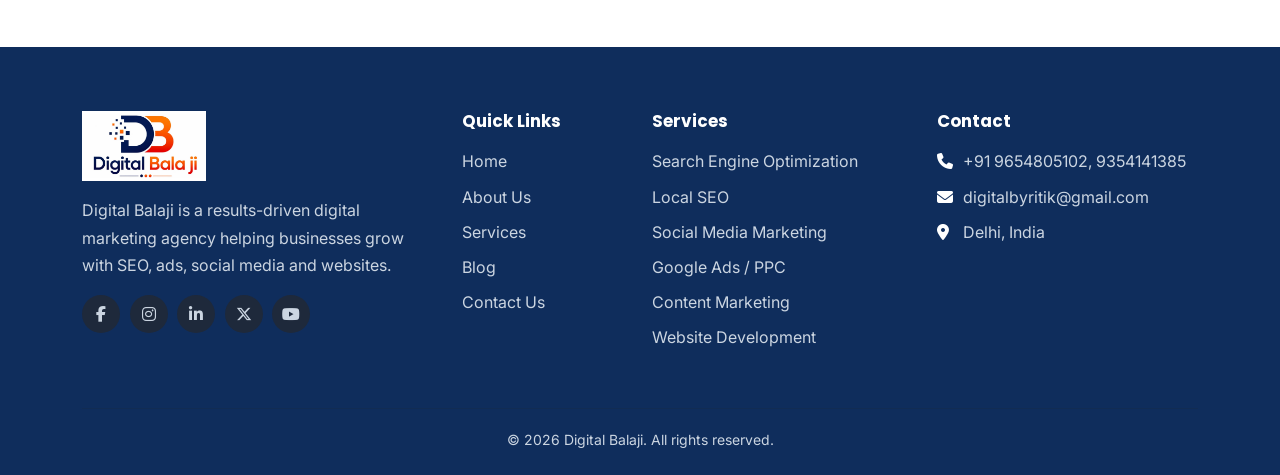
<file: web-dev.html>
<!DOCTYPE html>
<html lang="en">

<head>
    <meta charset="utf-8">
    <meta name="viewport" content="width=device-width,initial-scale=1">
    <title>Website Development Services in Delhi | Digital Balaji</title>
    <meta name="description"
        content="Build a website that works for your business with website development services in Delhi from Digital Balaji. Create responsive, fast and conversion-focused websites.">
    <meta name="keywords"
        content="website development services in Delhi, responsive design, business website design, SEO-friendly development">
    <link rel="icon" type="image/png" href="favicon.png">
    <link rel="icon" type="image/x-icon" href="favicon.ico">
    <link rel="manifest" href="site.webmanifest">
    <link rel="canonical" href="https://codewithritik0.github.io/Digital-Balaji/web-dev.html">
    <meta property="og:type" content="website">
    <meta property="og:title" content="Website Development Services in Delhi | Digital Balaji">
    <meta property="og:description"
        content="Build a website that works for your business with website development services in Delhi from Digital Balaji. Create responsive, fast and conversion-focused websites.">
    <meta property="og:url" content="https://codewithritik0.github.io/Digital-Balaji/web-dev.html">
    <meta name="robots" content="index, follow">
    <meta name="theme-color" content="#2563EB">
    <link rel="preconnect" href="https://fonts.googleapis.com">
    <link rel="preconnect" href="https://fonts.gstatic.com" crossorigin>
    <link
        href="https://fonts.googleapis.com/css2?family=Inter:wght@400;500;600&family=Poppins:wght@600;700&display=swap"
        rel="stylesheet">
    <link href="https://cdn.jsdelivr.net/npm/bootstrap@5.3.3/dist/css/bootstrap.min.css" rel="stylesheet">
    <link href="https://cdnjs.cloudflare.com/ajax/libs/font-awesome/6.5.2/css/all.min.css" rel="stylesheet">
    <link href="css/style.css" rel="stylesheet">
    <script type="application/ld+json">{"@context":"https://schema.org","@type":"Service","name":"Website Development Services","provider":{"@type":"Organization","name":"Digital Balaji","url":"https://codewithritik0.github.io/Digital-Balaji/","email":"digitalbyritik@gmail.com","telephone":["9354141385","9654805102"]},"serviceType":"Website Development","areaServed":"Delhi","description":"Website development services that create responsive, user-friendly and conversion-focused digital experiences for growing businesses.","url":"https://codewithritik0.github.io/Digital-Balaji/web-dev.html"}</script>
</head>

<body> <a class="visually-hidden-focusable" href="#main">Skip to content</a>
    <header>
        <nav class="navbar navbar-expand-lg sticky-top" aria-label="Main navigation">
            <div class="container"> <a class="navbar-brand" href="index.html"><img src="logo/logo.png"
                        alt="Digital Balaji logo" height="100px"></a> <button class="navbar-toggler border-0"
                    type="button" data-bs-toggle="collapse" data-bs-target="#menu" aria-controls="menu"
                    aria-expanded="false" aria-label="Toggle navigation"><span
                        class="navbar-toggler-icon"></span></button>
                <div class="collapse navbar-collapse" id="menu">
                    <ul class="navbar-nav ms-auto align-items-lg-center gap-lg-1">
                        <li class="nav-item"><a class="nav-link" href="index.html">Home</a></li>
                        <li class="nav-item"><a class="nav-link" href="about.html">About Us</a></li>
                        <li class="nav-item services-nav-item">
                            <a class="nav-link services-nav-link active" href="services.html"
                                aria-current="page">Services</a>
                            <button class="nav-link services-dropdown-toggle" type="button"
                                aria-label="Toggle Services submenu" aria-expanded="false"
                                aria-controls="services-dropdown-menu">
                                <i class="fa-solid fa-chevron-down" aria-hidden="true"></i>
                            </button>
                            <div class="services-dropdown" id="services-dropdown-menu">
                                <div class="services-dropdown-inner">
                                    <div class="services-dropdown-header">
                                        <h3>Our Digital Marketing Services</h3>
                                        <p>Explore our services designed to help your business grow online.</p>
                                    </div>
                                    <div class="services-dropdown-grid">
                                        <a class="service-dropdown-item" href="seo.html">
                                            <span class="service-dropdown-icon"><i
                                                    class="fa-solid fa-magnifying-glass-chart"
                                                    aria-hidden="true"></i></span>
                                            <span class="service-dropdown-content"><strong>Search Engine
                                                    Optimization</strong><small>Improve your Google visibility and grow
                                                    qualified organic traffic.</small></span>
                                        </a>
                                        <a class="service-dropdown-item" href="local-seo.html">
                                            <span class="service-dropdown-icon"><i class="fa-solid fa-location-dot"
                                                    aria-hidden="true"></i></span>
                                            <span class="service-dropdown-content"><strong>Local SEO</strong><small>Get
                                                    discovered by customers searching for businesses near
                                                    them.</small></span>
                                        </a>
                                        <a class="service-dropdown-item" href="social-media.html">
                                            <span class="service-dropdown-icon"><i class="fa-brands fa-instagram"
                                                    aria-hidden="true"></i></span>
                                            <span class="service-dropdown-content"><strong>Social Media
                                                    Marketing</strong><small>Build your brand and engage your audience
                                                    across social platforms.</small></span>
                                        </a>
                                        <a class="service-dropdown-item" href="google-ads.html">
                                            <span class="service-dropdown-icon"><i class="fa-solid fa-bullseye"
                                                    aria-hidden="true"></i></span>
                                            <span class="service-dropdown-content"><strong>Google Ads /
                                                    PPC</strong><small>Reach high-intent customers with targeted paid
                                                    advertising.</small></span>
                                        </a>
                                        <a class="service-dropdown-item" href="content.html">
                                            <span class="service-dropdown-icon"><i class="fa-solid fa-newspaper"
                                                    aria-hidden="true"></i></span>
                                            <span class="service-dropdown-content"><strong>Content
                                                    Marketing</strong><small>Create useful content that attracts,
                                                    educates and converts.</small></span>
                                        </a>
                                        <a class="service-dropdown-item" href="web-dev.html">
                                            <span class="service-dropdown-icon"><i class="fa-solid fa-laptop-code"
                                                    aria-hidden="true"></i></span>
                                            <span class="service-dropdown-content"><strong>Website
                                                    Development</strong><small>Build fast, responsive and
                                                    conversion-focused business websites.</small></span>
                                        </a>
                                    </div>
                                    <div class="services-dropdown-cta">
                                        <span>Need help choosing the right service?</span>
                                        <a class="btn btn-ghost btn-sm" href="services.html">View All Services</a>
                                    </div>
                                </div>
                            </div>
                        </li>
                        <li class="nav-item"><a class="nav-link" href="team.html">Team</a></li>
                        <li class="nav-item"><a class="nav-link" href="blog.html">Blog</a></li>
                        <li class="nav-item"><a class="nav-link" href="contact.html">Contact Us</a></li>
                    </ul> <a class="btn btn-brand ms-lg-3 mt-3 mt-lg-0" href="contact.html">Get Free Consultation</a>
                </div>
            </div>
        </nav>
    </header>
    <main id="main">
        <section class="service-hero">
            <div class="container">
                <div class="row align-items-center g-5">
                    <div class="col-lg-6"><span class="badge-soft">Website Development</span>
                        <h1>Build a Website That Works for Your Business.</h1>
                        <p class="lead">Create fast, responsive and conversion-focused websites designed to provide a
                            strong user experience and support your digital marketing goals.</p>
                        <div class="d-flex flex-wrap gap-3"><a class="btn btn-brand btn-lg" href="contact.html">Start
                                Your Website Project</a><a class="btn btn-ghost btn-lg" href="services.html">Explore Our
                                Services</a></div>
                    </div>
                    <div class="col-lg-6">
                        <div class="service-visual service-visual-web"
                            aria-label="Website design and development illustration">
                            <div class="site-browser">
                                <div class="browser-top"></div>
                                <div class="browser-body"><span class="browser-card"></span><span
                                        class="browser-card browser-card-two"></span><span
                                        class="browser-card browser-card-three"></span></div>
                            </div>
                            <div class="service-badge service-badge-top">Responsive</div>
                            <div class="service-badge service-badge-bottom">UI/UX</div>
                        </div>
                    </div>
                </div>
            </div>
        </section>
        <section>
            <div class="container">
                <div class="section-title">
                    <h2>Website Development Services</h2>
                    <p>Professional digital experiences that look sharp, load quickly and support your business goals.
                    </p>
                </div>
                <div class="row g-4">
                    <div class="col-md-6 col-lg-4">
                        <article class="card-c service-card">
                            <div class="icon-box"><i class="fa-solid fa-building"></i></div>
                            <h3>Business Websites</h3>
                            <p>We build polished websites that communicate your proposition and service offering
                                clearly.</p>
                        </article>
                    </div>
                    <div class="col-md-6 col-lg-4">
                        <article class="card-c service-card">
                            <div class="icon-box"><i class="fa-solid fa-circle-dot"></i></div>
                            <h3>Landing Pages</h3>
                            <p>We create focused pages to support offers, campaigns and better conversion actions.</p>
                        </article>
                    </div>
                    <div class="col-md-6 col-lg-4">
                        <article class="card-c service-card">
                            <div class="icon-box"><i class="fa-solid fa-mobile-screen-button"></i></div>
                            <h3>Responsive Design</h3>
                            <p>We make sure your site stays easy to use across mobile, tablet and desktop screens.</p>
                        </article>
                    </div>
                    <div class="col-md-6 col-lg-4">
                        <article class="card-c service-card">
                            <div class="icon-box"><i class="fa-solid fa-paintbrush"></i></div>
                            <h3>UI/UX</h3>
                            <p>We focus on layout clarity, content hierarchy and better user journeys from entry to
                                action.</p>
                        </article>
                    </div>
                    <div class="col-md-6 col-lg-4">
                        <article class="card-c service-card">
                            <div class="icon-box"><i class="fa-solid fa-gauge-high"></i></div>
                            <h3>Website Performance</h3>
                            <p>We prioritize speed, smooth interaction and a better user experience for every visitor.
                            </p>
                        </article>
                    </div>
                    <div class="col-md-6 col-lg-4">
                        <article class="card-c service-card">
                            <div class="icon-box"><i class="fa-solid fa-arrow-up-short-wide"></i></div>
                            <h3>SEO-Friendly Development</h3>
                            <p>We create clean, structured websites that support discoverability and better content
                                flow.</p>
                        </article>
                    </div>
                </div>
            </div>
        </section>
        <section class="bg-soft">
            <div class="container">
                <div class="section-title">
                    <h2>Development Process</h2>
                    <p>A practical process for keeping design, functionality and business goals aligned.</p>
                </div>
                <div class="row g-4 service-process-grid">
                    <div class="col-md-6 col-lg-4">
                        <div class="service-process-step"><span class="service-step-number">01</span>
                            <h3>Discovery</h3>
                            <p>We gather business context, audience needs and the goals the website must support.</p>
                        </div>
                    </div>
                    <div class="col-md-6 col-lg-4">
                        <div class="service-process-step"><span class="service-step-number">02</span>
                            <h3>Planning</h3>
                            <p>We define structure, key pages and conversion paths before the design is finalized.</p>
                        </div>
                    </div>
                    <div class="col-md-6 col-lg-4">
                        <div class="service-process-step"><span class="service-step-number">03</span>
                            <h3>Design</h3>
                            <p>We shape a visual direction that matches your brand while keeping pages clear and
                                conversion-oriented.</p>
                        </div>
                    </div>
                    <div class="col-md-6 col-lg-4">
                        <div class="service-process-step"><span class="service-step-number">04</span>
                            <h3>Development</h3>
                            <p>We build the website so it works smoothly across devices and reflects the agreed design
                                system.</p>
                        </div>
                    </div>
                    <div class="col-md-6 col-lg-4">
                        <div class="service-process-step"><span class="service-step-number">05</span>
                            <h3>Testing</h3>
                            <p>We review responsiveness, performance and usability to catch issues before launch.</p>
                        </div>
                    </div>
                    <div class="col-md-6 col-lg-4">
                        <div class="service-process-step"><span class="service-step-number">06</span>
                            <h3>Launch & Support</h3>
                            <p>We support the final deployment and can continue with updates and optimization as needed.
                            </p>
                        </div>
                    </div>
                </div>
            </div>
        </section>
        <section>
            <div class="container">
                <div class="section-title">
                    <h2>Benefits</h2>
                    <p>A strong website gives your business better clarity, credibility and a stronger digital
                        foundation.</p>
                </div>
                <div class="row g-4">
                    <div class="col-md-6 col-lg-4">
                        <div class="card-c service-card">
                            <div class="icon-box"><i class="fa-solid fa-shield-heart"></i></div>
                            <h3>Credibility</h3>
                            <p>A professional website helps visitors trust your brand and understand your value quickly.
                            </p>
                        </div>
                    </div>
                    <div class="col-md-6 col-lg-4">
                        <div class="card-c service-card">
                            <div class="icon-box"><i class="fa-solid fa-user-plus"></i></div>
                            <h3>Lead Generation</h3>
                            <p>Clear messaging and calls to action can improve enquiry quality and conversion behavior.
                            </p>
                        </div>
                    </div>
                    <div class="col-md-6 col-lg-4">
                        <div class="card-c service-card">
                            <div class="icon-box"><i class="fa-solid fa-laptop-code"></i></div>
                            <h3>Scalability</h3>
                            <p>A well-structured site gives you room to add more content, pages and marketing channels
                                over time.</p>
                        </div>
                    </div>
                </div>
            </div>
        </section>
        <section>
            <div class="container">
                <div class="row align-items-center g-5">
                    <div class="col-lg-6">
                        <div class="service-why-box"><span class="badge-soft">Why Digital Balaji</span>
                            <h2>Web experiences that support both business goals and user experience.</h2>
                            <p>We design and build websites with clarity in mind ΓÇö the result is stronger usability,
                                higher trust and a more effective path from attraction to enquiry.</p>
                        </div>
                    </div>
                    <div class="col-lg-6">
                        <div class="card-c service-card">
                            <ul class="check-list mb-0">
                                <li><i class="fa-solid fa-circle-check"></i> Clean, conversion-friendly website
                                    structure</li>
                                <li><i class="fa-solid fa-circle-check"></i> Responsive design for all devices and
                                    screen sizes</li>
                                <li><i class="fa-solid fa-circle-check"></i> Better website usability and smoother
                                    customer journeys</li>
                                <li><i class="fa-solid fa-circle-check"></i> Stronger support for digital marketing and
                                    business growth</li>
                            </ul>
                        </div>
                    </div>
                </div>
            </div>
        </section>
        <section class="bg-soft">
            <div class="container">
                <div class="section-title">
                    <h2>FAQs</h2>
                    <p>Questions businesses often ask before starting a website project.</p>
                </div>
                <div class="service-faq">
                    <details open>
                        <summary>Do I need a custom website or can I use a template?</summary>
                        <p>Templates may work for simpler needs, but custom development allows a more precise fit with
                            your brand, offer and conversion goals.</p>
                    </details>
                    <details>
                        <summary>Why is website performance important?</summary>
                        <p>Fast websites improve user experience and reduce friction, which can support engagement,
                            trust and conversion outcomes.</p>
                    </details>
                    <details>
                        <summary>How does SEO fit into website development?</summary>
                        <p>SEO-friendly development covers technical structure, content hierarchy, mobile usability and
                            page speed so the site can perform better in search and user experience.</p>
                    </details>
                    <details>
                        <summary>Can I update the website after launch?</summary>
                        <p>Yes. Ongoing maintenance and updates help keep the website relevant as the business evolves
                            and new content or offers are added.</p>
                    </details>
                    <details>
                        <summary>Do you build landing pages as well?</summary>
                        <p>Yes. Landing pages are often useful for campaigns, offers and service-focused actions where a
                            more direct conversion path is beneficial.</p>
                    </details>
                </div>
            </div>
        </section>
        <section>
            <div class="container">
                <div class="cta-band">
                    <h2>Ready to Build a Website That Performs?</h2>
                    <p>LetΓÇÖs create a professional digital presence that looks strong, works smoothly and supports
                        your business growth.</p>
                    <div class="cta-actions"><a class="btn btn-brand btn-lg" href="contact.html">Get Free
                            Consultation</a><a class="btn btn-ghost btn-lg" href="services.html">Explore Our
                            Services</a></div>
                </div>
            </div>
        </section>
    </main>
    <footer class="site-footer">
        <div class="container">
            <div class="row g-4">
                <div class="col-lg-4"><a class="navbar-brand" href="index.html"><img src="logo/logo.png"
                            alt="Digital Balaji logo" height="70px"></a>
                    <p class="mt-3">Digital Balaji is a results-driven digital marketing agency helping businesses grow
                        with SEO, ads, social media and websites.</p>
                    <div class="social"><a
                            href="https://l.instagram.com/?u=https%3A%2F%2Fwww.facebook.com%2Fshare%2F1YYqj7RwF5%2F%3Futm_source%3Dig%26utm_medium%3Dsocial%26utm_content%3Dlink_in_bio&e=AUAJywznwTZ6_9cOyg7hlEbCVRGdkorkYHJZ3KQd2p3xyStDb7twYkcttdq1YJC3ULjvIb6IgC_z7OoWC1Sqbb9s6tNp89ELsNOWmWQxxZSsGtGztqB12rdsJn9J2mz2QIDUFTYxPPB_xWBV3loHCpI"
                            aria-label="Facebook"><i class="fa-brands fa-facebook-f"></i></a><a
                            href="https://www.instagram.com/digitalbalaji.in" aria-label="Instagram"><i
                                class="fa-brands fa-instagram"></i></a><a href="contact.html" aria-label="LinkedIn"><i
                                class="fa-brands fa-linkedin-in"></i></a><a href="contact.html"
                            aria-label="X (Twitter)"><i class="fa-brands fa-x-twitter"></i></a><a href="contact.html"
                            aria-label="YouTube"><i class="fa-brands fa-youtube"></i></a></div>
                </div>
                <div class="col-6 col-lg-2">
                    <h2>Quick Links</h2>
                    <ul class="list-unstyled">
                        <li><a href="index.html">Home</a></li>
                        <li><a href="about.html">About Us</a></li>
                        <li><a href="services.html">Services</a></li>
                        <li><a href="blog.html">Blog</a></li>
                        <li><a href="contact.html">Contact Us</a></li>
                    </ul>
                </div>
                <div class="col-6 col-lg-3">
                    <h2>Services</h2>
                    <ul class="list-unstyled">
                        <li><a href="seo.html">Search Engine Optimization</a></li>
                        <li><a href="local-seo.html">Local SEO</a></li>
                        <li><a href="social-media.html">Social Media Marketing</a></li>
                        <li><a href="google-ads.html">Google Ads / PPC</a></li>
                        <li><a href="content.html">Content Marketing</a></li>
                        <li><a href="web-dev.html">Website Development</a></li>
                    </ul>
                </div>
                <div class="col-lg-3">
                    <h2>Contact</h2>
                    <ul class="list-unstyled">
                        <li><i class="fa-solid fa-phone"></i> <a href="tel:9654805102">+91 9654805102</a>, <a href="tel:9354141385">9354141385</a></li>
                        <li><i class="fa-solid fa-envelope"></i> <a href="mailto:digitalbyritik@gmail.com">digitalbyritik@gmail.com</a></li>
                        <li><i class="fa-solid fa-location-dot"></i> Delhi, India</li>
                    </ul>
                </div>
            </div>
            <hr>
            <p class="text-center small mb-0">&copy; <span class="js-year">2026</span> Digital Balaji. All rights
                reserved.</p>
        </div>
    </footer>
    <button id="backToTop" class="back-to-top" type="button" aria-label="Back to top" aria-hidden="true" tabindex="-1">
        <i class="fa-solid fa-arrow-up" aria-hidden="true"></i>
    </button>
    <script src="https://cdn.jsdelivr.net/npm/bootstrap@5.3.3/dist/js/bootstrap.bundle.min.js"></script>
    <script src="js/script.js"></script>
</body>

</html>
</file>
<file: css/style.css>
/* Digital Balaji - main stylesheet. Change brand colors in :root */

:root {

    --primary: #F36C21;
    --primary-dark: #F36C21;
    --dark: #0f2d5c;


    --light: #F7F9FC;
    --accent: #F36C21;

    --muted: #576ea1;
    --line: #E4E7EC;

    --radius: 16px;
    --shadow: 0 12px 32px rgba(11, 42, 91, .08);

}



html {

    scroll-behavior: smooth
}



[id] {

    scroll-margin-top: 84px
}



body {

    font-family: 'Inter', sans-serif;

    color: #334155;

    line-height: 1.7
}



h1,

h2,

h3,

h4,

h5,

.navbar-brand {

    font-family: 'Poppins', sans-serif;

    color: var(--dark);

    font-weight: 700;

    line-height: 1.25
}



h1 {

    font-size: clamp(2.1rem, 5vw, 3.4rem)
}



h2 {

    font-size: clamp(1.6rem, 3.2vw, 2.3rem)
}



h3 {

    font-size: 1.2rem
}



section {

    padding: 84px 0
}



.bg-soft {

    background: var(--light)
}



a {

    color: var(--primary);

    text-decoration: none
}



a:hover {

    color: var(--accent)
}



:focus-visible {

    outline: 3px solid var(--accent);

    outline-offset: 2px
}



.section-title {

    max-width: 680px;

    margin: 0 auto 3rem;

    text-align: center
}



header {
    position: sticky;
    top: 0;
    z-index: 1030
}

/* Navbar */

.navbar.sticky-top {
    position: static
}

.navbar {
    background: rgba(255, 255, 255, .96);
    padding: .75rem 0;
    transition: box-shadow .3s
}

.navbar.scrolled {

    box-shadow: var(--shadow)
}


@media (min-width: 992px) {
    .navbar>.container {
        display: flex;
        align-items: center;
        gap: 1rem;
    }

    .navbar-brand {
        margin-right: 0;
    }

    .navbar-collapse {
        display: flex !important;
        flex: 1 1 auto;
        align-items: center;
        justify-content: center;
    }

    .navbar-nav {
        display: flex;
        align-items: center;
        justify-content: center;
        margin: 0 auto;
    }

    .navbar-collapse>.btn {
        margin-left: auto;
    }
}


.navbar-brand {

    font-size: 1.4rem
}



.navbar-brand i {

    color: var(--primary)
}



.navbar-brand span {

    color: var(--primary)
}



.nav-link {

    font-weight: 500;

    color: var(--dark) !important;

    position: relative
}



.nav-link:hover,

.nav-link.active {

    color: var(--accent) !important
}



.nav-link.active::after {

    content: "";

    position: absolute;

    left: .5rem;

    right: .5rem;

    bottom: 2px;

    height: 2px;

    border-radius: 2px;

    background: var(--primary)
}



/* =================================

   SERVICES DROPDOWN

   ================================= */



@media (max-width: 768px) {
    .navbar>.container>.navbar-brand img {
        display: block;
        width: 115px;
        height: auto
    }
}

.services-nav-item {

    position: static;

    display: flex;

    align-items: center
}



.services-nav-link {

    padding-right: .25rem
}



.navbar>.container {

    position: relative
}



@media (min-width: 992px) {
    .navbar>.container {
        display: grid;
        grid-template-columns: minmax(0, 1fr) auto minmax(0, 1fr)
    }

    .navbar>.container>.navbar-brand {
        grid-column: 1;
        justify-self: start
    }

    .navbar>.container>.navbar-collapse {
        display: contents !important
    }

    .navbar-nav {
        grid-column: 2;
        justify-self: center;
        margin-left: 0 !important
    }

    .navbar-collapse>.btn {
        grid-column: 3;
        justify-self: end;
        margin: 0 !important
    }
}

@media (min-width: 992px) {
    .navbar-expand-lg .navbar-nav .services-nav-link {
        padding-right: 0
    }

    .navbar-expand-lg .navbar-nav .services-dropdown-toggle {
        padding: .5rem .35rem .5rem .1rem
    }
}

.services-dropdown-toggle {

    display: inline-flex;

    align-items: center;

    justify-content: center;

    padding: .5rem .45rem .5rem .25rem;

    border: 0;

    background: transparent;

    color: var(--dark);

    gap: .45rem
}



.services-dropdown-toggle i:last-child {

    font-size: .75rem;

    transition: transform .2s ease
}



.services-nav-item:hover .services-dropdown-toggle i:last-child,

.services-nav-item:focus-within .services-dropdown-toggle i:last-child,

.services-nav-item.is-open .services-dropdown-toggle i:last-child {

    transform: rotate(180deg)
}



.services-dropdown {

    position: absolute;

    top: calc(50% + 12px);

    left: 50%;

    width: min(760px, calc(100vw - 48px));

    padding: .75rem;

    background: rgba(255, 255, 255, .99);

    border: 1px solid rgba(15, 45, 92, .08);

    border-radius: 18px;

    box-shadow: 0 18px 42px rgba(15, 45, 92, .12);

    opacity: 0;

    visibility: hidden;

    transform: translate(-50%, -10px);

    pointer-events: none;

    transition: opacity .22s ease, transform .22s ease, visibility .22s ease;

    z-index: 1000
}



.services-nav-item:hover .services-dropdown,

.services-nav-item:focus-within .services-dropdown,

.services-nav-item.is-open .services-dropdown {

    opacity: 1;

    visibility: visible;

    transform: translate(-50%, 0);

    pointer-events: auto
}



.services-dropdown-inner {

    padding: .35rem
}



.services-dropdown-header {

    padding: .85rem 1rem .4rem
}



.services-dropdown-header h3 {

    margin: 0;

    font-size: 1.05rem
}



.services-dropdown-header p {

    margin: .35rem 0 0;

    color: var(--muted);

    font-size: .85rem
}



.services-dropdown-grid {

    display: grid;

    grid-template-columns: repeat(2, minmax(0, 1fr));

    gap: .75rem 1rem;

    padding: .25rem 0
}



.service-dropdown-item {

    display: flex;

    align-items: flex-start;

    gap: .8rem;

    padding: .8rem .9rem;

    background: #f8fafc;

    border: 1px solid rgba(15, 45, 92, .04);

    border-radius: 12px;

    color: var(--dark);

    transition: background .2s ease, border-color .2s ease, transform .2s ease
}



.service-dropdown-item:hover {

    background: #fff;

    border-color: rgba(243, 108, 33, .25);

    transform: translateY(-1px);

    color: var(--dark)
}



.service-dropdown-icon {

    width: 42px;

    height: 42px;

    flex-shrink: 0;

    display: grid;

    place-items: center;

    border-radius: 12px;

    background: rgba(243, 108, 33, .12);

    color: var(--primary);

    font-size: 1.05rem
}



.service-dropdown-content {

    display: flex;

    flex-direction: column;

    gap: .15rem
}



.service-dropdown-content strong {

    font-size: .95rem;

    line-height: 1.35
}



.service-dropdown-content small {

    color: var(--muted);

    font-size: .76rem;

    line-height: 1.45
}



.services-dropdown-cta {

    display: flex;

    justify-content: space-between;

    align-items: center;

    gap: 1rem;

    margin-top: .8rem;

    padding: .9rem 1rem 0;

    border-top: 1px solid var(--line)
}



.services-dropdown-cta span {

    color: var(--muted);

    font-size: .9rem
}



@media (max-width: 991.98px) {

    @media (max-width: 768px) {
        .navbar>.container>.navbar-brand img {
            display: block;
            width: 115px;
            height: auto
        }
    }

    .services-nav-item {

        width: 100%;

        flex-wrap: wrap
    }



    .services-dropdown {

        position: static;

        flex: 1 0 100%;

        width: 100%;

        max-width: none;

        min-width: 0;

        margin-top: .15rem;

        max-height: 0;

        overflow: hidden;

        padding: 0;

        background: transparent;

        border: 0;

        box-shadow: none;

        border-radius: 0;

        opacity: 0;

        visibility: hidden;

        transform: none;

        pointer-events: none;

        transition: max-height .25s ease, opacity .2s ease, visibility .2s ease
    }



    .services-nav-item:hover .services-dropdown,

    .services-nav-item:focus-within .services-dropdown,

    .services-nav-item.is-open .services-dropdown {

        transform: none
    }



    .services-nav-item.is-open .services-dropdown {

        max-height: 480px;

        opacity: 1;

        visibility: visible;

        pointer-events: auto
    }



    .services-nav-item:hover:not(.is-open) .services-dropdown-toggle i:last-child,

    .services-nav-item:focus-within:not(.is-open) .services-dropdown-toggle i:last-child {

        transform: rotate(0)
    }



    .services-dropdown-header,

    .service-dropdown-icon,

    .service-dropdown-content small,

    .services-dropdown-cta {

        display: none
    }



    .services-dropdown-inner {

        padding: 0
    }



    .services-dropdown-grid {

        display: grid;

        grid-template-columns: 1fr;

        gap: 0;

        padding: 0
    }



    .service-dropdown-item {

        display: block;

        padding: .55rem 1rem .55rem 1.25rem;

        background: transparent;

        border: 0;

        border-radius: 0;

        color: var(--dark);

        transform: none;

        transition: color .2s ease
    }



    .service-dropdown-item:hover,

    .service-dropdown-item:focus-visible,

    .service-dropdown-item:active {

        background: transparent;

        border-color: transparent;

        color: var(--accent);

        transform: none
    }



    .service-dropdown-content {

        display: block
    }



    .service-dropdown-content strong {

        font-size: .95rem;

        font-weight: 500;

        line-height: 1.5
    }



    .services-dropdown-cta {

        flex-direction: column;

        align-items: flex-start
    }



    .services-dropdown-cta .btn {

        width: 100%
    }

}



@media (max-width: 575.98px) {
    .row.g-5 {
        --bs-gutter-x: 1.5rem
    }
}

/* Buttons */

.btn-brand,

.btn-ghost {

    border-radius: 50px;

    font-weight: 600;

    padding: .65rem 1.5rem;

    border: 2px solid var(--primary);

    transition: transform .25s, box-shadow .25s, background .25s
}



.btn-brand {

    background: var(--primary);

    color: #fff
}



.btn-brand:hover {

    background: var(--accent);

    color: #fff;

    transform: translateY(-2px);

    box-shadow: 0 8px 20px rgba(37, 99, 235, .3)
}



.btn-ghost {

    background: transparent;

    color: var(--primary)
}



.btn-ghost:hover {

    background: var(--accent);

    color: #fff
}



/* Hero */

.hero {

    padding: 90px 0;

    background: linear-gradient(135deg, #EFF6FF 0%, #F8FAFC 55%, #E0F2FE 100%)
}



.hero .lead {

    max-width: 34rem;

    margin: 1.2rem 0 2rem;

    color: var(--muted)
}



.badge-soft {

    display: inline-block;

    background: #DBEAFE;

    color: var(--primary-dark);

    border-radius: 50px;

    padding: .3rem 1rem;

    font-size: .85rem;

    font-weight: 600;

    margin-bottom: 1.2rem
}



.page-hero {

    padding: 90px 0 70px;

    text-align: center;

    background: linear-gradient(135deg, #EFF6FF, #E0F2FE)
}



.page-hero .lead {

    max-width: 38rem;

    color: var(--muted);

    margin-top: 1rem
}



/* Cards */

.card-c {

    background: #fff;

    border: 1px solid var(--line);

    border-radius: var(--radius);

    padding: 2rem;

    height: 100%;

    transition: transform .3s, box-shadow .3s
}



.card-c:hover {

    transform: translateY(-5px);

    box-shadow: var(--shadow);

}



.icon-box,

.step-icon {

    width: 56px;

    height: 56px;

    border-radius: 14px;

    background: #EFF6FF;

    color: var(--primary);

    display: grid;

    place-items: center;

    font-size: 1.4rem;

    margin-bottom: 1rem
}



.learn {

    font-weight: 600
}



.learn:hover {

    text-decoration: underline
}



.check-list {

    list-style: none;

    padding: 0;

    margin: 1rem 0
}



.check-list li {

    padding: .3rem 0
}



.check-list i {

    color: var(--primary);

    margin-right: .5rem
}



.shadow-soft {

    box-shadow: var(--shadow)
}



/* Stats */

.stats-panel {

    background: var(--dark);

    border-radius: 24px;

    padding: 2.5rem 1.5rem
}



.bg-dark-c {

    background: var(--dark)
}



.stat-num {

    font-family: 'Poppins', sans-serif;

    font-weight: 700;

    font-size: 2.5rem;

    color: #fff
}



.stat p {

    color: #94A3B8;

    margin: 0
}



/* Process */

.step {

    text-align: center
}



.step-icon {

    margin: 0 auto 1rem;

    border-radius: 50%;

    width: 72px;

    height: 72px;

    font-size: 1.6rem
}



/* Testimonials */

.testimonial {

    margin: 0
}



.stars {

    color: #F59E0B;

    margin-bottom: 1rem
}



.testimonial blockquote {

    margin-bottom: 1.5rem
}



.testimonial figcaption {

    display: flex;

    align-items: center;

    gap: .8rem
}



.avatar {

    width: 44px;

    height: 44px;

    border-radius: 50%;

    background: var(--primary);

    color: #fff;

    display: grid;

    place-items: center;

    font-weight: 700
}



/* FAQ */

.accordion-item {

    border: 1px solid var(--line);

    border-radius: 12px !important;

    margin-bottom: .8rem;

    overflow: hidden
}



.accordion-button {

    font-weight: 600;

    color: var(--dark)
}



.accordion-button:not(.collapsed) {

    background: #EFF6FF;

    color: var(--primary-dark)
}



/* CTA */

.cta-band {

    background: linear-gradient(135deg, var(--primary), #0EA5E9);

    color: #fff;

    border-radius: 28px;

    padding: 4rem 1.5rem;

    text-align: center
}



.cta-band h2 {

    color: #fff
}



.cta-band p {

    max-width: 34rem;

    margin: 1rem auto 2rem;

    opacity: .92
}



.cta-band .cta-actions {

    display: flex;

    flex-wrap: wrap;

    justify-content: center;

    align-items: center;

    gap: 1rem;

    margin: 0 auto;

}



.cta-band .btn {

    display: inline-flex;

    align-items: center;

    justify-content: center;

    color: var(--primary)
}



.cta-band .btn-brand {

    background: var(--primary);

    border-color: var(--primary);

    color: #fff
}



.cta-band .btn-brand:hover {

    background: var(--accent);

    border-color: var(--accent);

    color: #fff;

    transform: translateY(-2px);

    box-shadow: 0 8px 20px rgba(37, 99, 235, .3)
}



.cta-band .btn-ghost {

    background: transparent;

    border-color: var(--primary);

    color: var(--primary)
}



.cta-band .btn-ghost:hover {

    background: var(--accent);

    border-color: var(--accent);

    color: #fff;

}



/* Blog */

.blog-card {

    overflow: hidden
}



.blog-card img {

    width: 100%;

    height: auto;

    aspect-ratio: 16/10;

    object-fit: cover;

    display: block
}



.badge-cat {

    background: #DBEAFE;

    color: var(--primary-dark);

    border-radius: 50px;

    padding: .2rem .8rem;

    font-size: .8rem;

    font-weight: 600
}



/* Contact */

.info {

    display: flex;

    gap: 1rem;

    align-items: center;

    padding: 1.2rem
}



.info .icon-box {

    margin: 0;

    flex: none
}



.map iframe {

    display: block;

    border: 0;

    width: 100%;

    height: 380px
}



.form-status {

    margin-top: .5rem;

    font-size: .95rem;

    color: var(--primary-dark)
}



.form-status:empty {

    display: none
}

.form-status--success {
    padding: .8rem 1rem;
    border: 1px solid rgba(32, 145, 96, .2);
    border-radius: 12px;
    background: linear-gradient(135deg, #effcf5, #f5fbff);
    color: #16734c;
    font-weight: 600
}

#celebration-container {
    position: fixed;
    top: 0;
    left: 0;
    width: 100vw;
    height: 100vh;
    z-index: 3000;
    overflow: hidden;
    pointer-events: none
}

#celebration-container canvas {
    display: block;
    width: 100%;
    height: 100%
}

/* Home consultation popup */
body.consultation-popup-open {
    overflow: hidden
}

.consultation-popup {
    position: fixed;
    inset: 0;
    z-index: 2000;
    display: grid;
    place-items: center;
    overflow-y: auto;
    padding: 15px;
    background: rgba(15, 45, 92, .58);
    opacity: 0;
    visibility: hidden;
    pointer-events: none;
    transition: opacity .6s ease, visibility 0s linear .65s
}

.consultation-popup.is-open {
    opacity: 1;
    visibility: visible;
    pointer-events: auto;
    transition: opacity .6s ease, visibility 0s
}

.consultation-popup__panel {
    position: relative;
    width: min(560px, 100%);
    max-height: calc(100vh - 30px);
    max-height: calc(100dvh - 30px);
    overflow-y: auto;
    padding: 2rem;
    border-radius: 18px;
    background: #fff;
    box-shadow: 0 24px 70px rgba(15, 45, 92, .28);
    color: var(--dark);
    opacity: 0;
    transform: translateY(-60vh);
    transition: opacity .6s ease-out, transform .65s ease-out
}

.consultation-popup.is-open .consultation-popup__panel {
    opacity: 1;
    transform: translateY(0)
}

.consultation-popup__panel h2 {
    max-width: 440px;
    margin: 0 2rem .5rem 0;
    color: var(--dark);
    font-size: clamp(1.4rem, 4vw, 1.8rem)
}

.consultation-popup__panel>p {
    margin-bottom: 1.25rem;
    color: var(--muted)
}

.consultation-popup__close {
    position: absolute;
    top: .75rem;
    right: .75rem;
    display: grid;
    width: 42px;
    height: 42px;
    place-items: center;
    border: 0;
    border-radius: 50%;
    background: var(--light);
    color: var(--dark);
    font-size: 1.2rem;
    transition: background .2s ease, color .2s ease, transform .2s ease;
    cursor: pointer
}

.consultation-popup__close:hover {
    transform: rotate(90deg);
    background: var(--primary);
    color: #fff
}

.consultation-popup__form .form-label {
    margin-bottom: .35rem;
    color: var(--dark);
    font-weight: 500
}

.consultation-popup__form .form-control,
.consultation-popup__form .form-select {
    min-height: 46px
}

.consultation-popup__form textarea.form-control {
    min-height: 88px
}

@media (max-width: 575.98px) {
    .consultation-popup__panel {
        padding: 1.5rem 1.1rem;
        border-radius: 16px
    }

    .consultation-popup__panel h2 {
        margin-right: 2.1rem
    }
}

@media (prefers-reduced-motion: reduce) {

    .consultation-popup,
    .consultation-popup__panel,
    .consultation-popup__close {
        transition-duration: .01ms
    }
}

/* Back to top */
.back-to-top {
    position: fixed;
    right: 1.5rem;
    bottom: 1.5rem;
    z-index: 1040;
    display: grid;
    width: 48px;
    height: 48px;
    place-items: center;
    border: 0;
    border-radius: 50%;
    background: var(--primary);
    color: #fff;
    box-shadow: 0 8px 20px rgba(15, 45, 92, .2);
    opacity: 0;
    visibility: hidden;
    transform: translateY(10px);
    transition: opacity .25s ease, transform .25s ease, visibility .25s ease, background .2s ease;
    cursor: pointer
}

.back-to-top.is-visible {
    opacity: 1;
    visibility: visible;
    transform: translateY(0)
}

.back-to-top:hover {
    background: var(--primary-dark);
    transform: translateY(-3px)
}

.back-to-top:focus-visible {
    outline: 3px solid var(--dark);
    outline-offset: 3px
}

@media (max-width: 575.98px) {
    .back-to-top {
        right: 1rem;
        bottom: 1rem;
        width: 42px;
        height: 42px
    }
}

/* Footer */

.site-footer {

    background: var(--dark);

    color: #CBD5E1;

    padding: 64px 0 24px
}



.site-footer .navbar-brand {

    color: #fff
}



.site-footer .navbar-brand span,

.site-footer .navbar-brand i {

    color: var(--accent)
}



.site-footer h2 {

    font-size: 1.05rem;

    color: #fff;

    margin-bottom: 1rem
}



.site-footer a {

    color: #CBD5E1
}



.site-footer a:hover {

    color: var(--accent)
}



.site-footer li {

    margin-bottom: .5rem
}



.site-footer li i {

    width: 1.4rem;

    color: #fff;

}



.site-footer hr {

    border-color: #1E293B;

    margin: 2.5rem 0 1.2rem
}



.social {

    display: flex;

    gap: .6rem
}



.social a {

    width: 38px;

    height: 38px;

    border-radius: 50%;

    background: #1E293B;

    display: grid;

    place-items: center
}



.social a:hover {

    background: var(--accent);

    color: #fff;

    transition: background-color 1.2s ease;

}



/* Scroll reveal (used sparingly) */

.reveal {

    opacity: 0;

    transform: translateY(20px);

    transition: opacity .6s, transform .6s
}



.reveal.show {

    opacity: 1;

    transform: none
}



@media(max-width:991.98px) {

    section {

        padding: 64px 0
    }



    .hero {

        padding: 56px 0
    }

}



@media(prefers-reduced-motion:reduce) {

    * {

        transition: none !important;

        scroll-behavior: auto !important
    }



    .reveal {

        opacity: 1;

        transform: none
    }

}



/* ================================

   SERVICE PAGES

   ================================ */



.service-hero {

    padding: 94px 0 86px;

    background: linear-gradient(135deg, #eff6ff 0%, #f8fafc 58%, #e0f2fe 100%);

}



.service-hero .lead {

    max-width: 34rem;

    margin: 1.2rem 0 2rem;

    color: var(--muted);

}



.service-visual {

    position: relative;

    min-height: 370px;

    border: 1px solid var(--line);

    background: linear-gradient(180deg, #ffffff 0%, #f8fbff 100%);

    border-radius: 28px;

    box-shadow: var(--shadow);

    overflow: hidden;

    display: flex;

    align-items: center;

    justify-content: center;

}



.service-chart-card,

.ads-panel,

.content-browser,

.site-browser,

.service-map-card {

    position: relative;

    z-index: 1;

}



.service-chart-card {

    width: min(84%, 420px);

    background: #fff;

    border-radius: 22px;

    border: 1px solid var(--line);

    padding: 1rem 1rem 0.75rem;

    box-shadow: 0 12px 30px rgba(15, 45, 92, 0.08);

}



.service-chart-top {

    display: flex;

    justify-content: space-between;

    align-items: center;

    color: var(--dark);

    font-weight: 600;

    margin-bottom: 1rem;

}



.service-chart-top strong {

    color: var(--primary);

    font-size: 1.3rem;

}



.service-bars {

    height: 180px;

    display: flex;

    gap: 0.75rem;

    align-items: end;

    padding: 0.5rem 0 0;

}



.service-bars span {

    display: block;

    width: 100%;

    border-radius: 12px 12px 0 0;

    background: linear-gradient(180deg, #93c5fd 0%, #2563eb 100%);

    min-height: 40px;

}



.service-badge {

    position: absolute;

    display: inline-flex;

    align-items: center;

    justify-content: center;

    min-width: 120px;

    padding: 0.55rem 1rem;

    border-radius: 999px;

    background: var(--dark);

    color: #fff;

    font-size: 0.8rem;

    font-weight: 600;

    letter-spacing: 0.02em;

    box-shadow: var(--shadow);

    z-index: 2;

}



.service-badge-top {
    top: 22px;
    right: 22px;
}

.service-badge-bottom {
    bottom: 24px;
    left: 22px;
}



.service-visual-local {
    background: radial-gradient(circle at 50% 30%, #e0f2fe 0%, #f8fafc 45%, #eff6ff 100%);
}

.service-map-card {

    width: 78%;

    height: 220px;

    background: rgba(255, 255, 255, 0.7);

    border: 1px solid rgba(37, 99, 235, 0.16);

    border-radius: 22px;

    position: relative;

    box-shadow: 0 18px 40px rgba(37, 99, 235, 0.08);

}



.service-map-card::before {

    content: "";

    position: absolute;

    inset: 20px;

    border-radius: 18px;

    background: linear-gradient(135deg, rgba(59, 130, 246, 0.08), rgba(14, 165, 233, 0.03));

}



.service-map-pin {

    position: absolute;

    left: 50%;

    top: 58%;

    width: 22px;

    height: 22px;

    background: var(--primary);

    border-radius: 50% 50% 50% 0;

    transform: translate(-50%, -50%) rotate(-45deg);

    box-shadow: 0 12px 25px rgba(243, 108, 33, 0.28);

}



.service-map-pin::after {

    content: "";

    position: absolute;

    inset: 6px;

    background: #fff;

    border-radius: 50%;

}



.service-map-line {

    position: absolute;

    left: 52%;

    top: 32%;

    width: 2px;

    height: 130px;

    background: linear-gradient(180deg, rgba(37, 99, 235, 0.65), rgba(148, 163, 184, 0.15));

    transform: translateX(-50%);

}



.service-map-dot {

    position: absolute;

    width: 12px;

    height: 12px;

    border-radius: 50%;

    background: #60a5fa;

    left: 34%;

    top: 52%;

    box-shadow: 0 0 0 8px rgba(96, 165, 250, 0.15);

}



.service-visual-social {
    background: radial-gradient(circle at 30% 20%, rgba(96, 165, 250, 0.12), transparent 26%), linear-gradient(135deg, #eff6ff 0%, #f8fafc 60%, #e0f2fe 100%);
}

.social-circle {
    position: absolute;
    border-radius: 50%;
    background: rgba(37, 99, 235, 0.08);
}

.social-circle-one {
    width: 200px;
    height: 200px;
    right: 70px;
    top: 38px;
}

.social-circle-two {
    width: 120px;
    height: 120px;
    left: 56px;
    bottom: 40px;
}

.social-card {
    position: absolute;
    display: flex;
    flex-direction: column;
    border-radius: 18px;
    background: #fff;
    border: 1px solid var(--line);
    box-shadow: var(--shadow);
    padding: 1rem 1.1rem;
    min-width: 150px;
}

.social-card i {
    color: var(--primary);
    font-size: 1.2rem;
    margin-bottom: 0.35rem;
}

.social-card span {
    color: var(--muted);
    font-size: 0.75rem;
}

.social-card strong {
    color: var(--dark);
    font-size: 1.35rem;
    margin-top: 0.25rem;
}

.social-card-main {
    left: 50%;
    top: 50%;
    transform: translate(-50%, -50%);
}

.social-card-mini {
    right: 30px;
    bottom: 36px;
}



.service-visual-ads {
    background: radial-gradient(circle at 50% 35%, rgba(96, 165, 250, 0.1), transparent 45%), linear-gradient(135deg, #eff6ff 0%, #f8fafc 60%, #e0f2fe 100%);
}

.ads-panel {

    width: min(82%, 430px);

    background: #fff;

    border: 1px solid var(--line);

    border-radius: 22px;

    padding: 1.1rem;

    box-shadow: 0 16px 32px rgba(15, 45, 92, 0.08);

}



.ads-row {
    display: flex;
    align-items: center;
    gap: 1rem;
    margin-bottom: 1rem;
    color: var(--dark);
    font-weight: 600;
}

.ads-row:last-child {
    margin-bottom: 0;
}

.ads-bar {
    flex: 1;
    height: 16px;
    border-radius: 999px;
    background: linear-gradient(90deg, #bfdbfe 0%, #60a5fa 40%, #2563eb 100%);
}

.ads-bar-1 {
    width: 70%;
}

.ads-bar-2 {
    width: 82%;
}

.ads-bar-3 {
    width: 92%;
}



.service-visual-content {
    background: radial-gradient(circle at 20% 15%, rgba(37, 99, 235, 0.08), transparent 24%), linear-gradient(135deg, #eff6ff 0%, #f8fafc 60%, #e0f2fe 100%);
}

.content-browser {

    width: min(84%, 430px);

    background: #fff;

    border: 1px solid var(--line);

    border-radius: 22px;

    padding: 1rem;

    box-shadow: 0 14px 32px rgba(15, 45, 92, 0.08);

}

.browser-header {
    height: 16px;
    margin-bottom: 1rem;
    border-radius: 999px;
    background: linear-gradient(90deg, #cbd5e1 0%, #e2e8f0 100%);
}

.browser-lines {
    display: grid;
    gap: 0.75rem;
}

.browser-lines span {
    display: block;
    height: 14px;
    border-radius: 999px;
    background: linear-gradient(90deg, #dbeafe 0%, #bfdbfe 40%, #93c5fd 100%);
}

.browser-lines span:nth-child(2) {
    width: 82%;
}

.browser-lines span:nth-child(3) {
    width: 68%;
}



.service-visual-web {
    background: radial-gradient(circle at 25% 25%, rgba(34, 197, 94, 0.08), transparent 22%), linear-gradient(135deg, #eff6ff 0%, #f8fafc 60%, #e0f2fe 100%);
}

.site-browser {

    width: min(84%, 440px);

    background: #fff;

    border: 1px solid var(--line);

    border-radius: 22px;

    overflow: hidden;

    box-shadow: 0 14px 30px rgba(15, 45, 92, 0.08);

}

.browser-top {
    height: 18px;
    background: linear-gradient(90deg, #dbeafe 0%, #e2e8f0 100%);
}

.browser-body {
    padding: 1rem;
    display: grid;
    gap: 0.9rem;
}

.browser-card {
    display: block;
    height: 80px;
    border-radius: 14px;
    background: linear-gradient(135deg, #dbeafe 0%, #eff6ff 100%);
}

.browser-card-two {
    height: 52px;
    width: 78%;
    background: linear-gradient(135deg, #e0f2fe 0%, #dbeafe 100%);
}

.browser-card-three {
    height: 52px;
    width: 60%;
    background: linear-gradient(135deg, #ecfeff 0%, #dbeafe 100%);
}



.service-card {
    position: relative;
    overflow: hidden;
}

.service-card::before {
    content: "";
    position: absolute;
    top: 0;
    left: 0;
    width: 100%;
    height: 4px;
    background: linear-gradient(90deg, var(--primary), #60a5fa);
}

.service-process-grid {
    margin-top: 0.5rem;
}

.service-process-step {

    padding: 1.6rem 1.3rem;
    border: 1px solid var(--line);
    border-radius: 18px;
    background: #fff;
    height: 100%;
    box-shadow: 0 8px 20px rgba(15, 45, 92, 0.03);

}

.service-step-number {

    display: inline-block;
    font-size: 0.75rem;
    font-weight: 700;
    color: var(--primary);
    background: #eff6ff;
    border-radius: 50px;
    padding: 0.35rem 0.7rem;
    margin-bottom: 0.75rem;
    letter-spacing: 0.12em;

}

.service-check-list {
    padding-left: 0.25rem;
}

.service-why-box {
    max-width: 560px;
}

.service-faq {
    max-width: 920px;
    margin: 0 auto;
}

.service-faq details {
    background: #fff;
    border: 1px solid var(--line);
    border-radius: 16px;
    padding: 0 1.2rem;
    margin-bottom: 0.9rem;
    box-shadow: 0 6px 18px rgba(15, 45, 92, 0.03);
}

.service-faq summary {
    list-style: none;
    cursor: pointer;
    font-weight: 600;
    color: var(--dark);
    padding: 1.1rem 2.2rem 1.1rem 0;
    position: relative;
}

.service-faq summary::-webkit-details-marker {
    display: none;
}

.service-faq summary::after {
    content: "+";
    position: absolute;
    right: 0;
    top: 50%;
    transform: translateY(-50%);
    width: 24px;
    height: 24px;
    border-radius: 50%;
    background: #eff6ff;
    color: var(--primary);
    display: grid;
    place-items: center;
    font-weight: 700;
}

.service-faq details[open] summary::after {
    content: "ΓÇô";
}

.service-faq p {
    margin: 0 0 1.1rem;
    color: var(--muted);
}



@media (max-width: 991.98px) {

    .service-hero {
        padding-top: 80px;
    }

    .service-visual {
        min-height: 300px;
    }

}



@media (max-width: 767.98px) {

    .service-visual {
        min-height: 260px;
    }

    .service-badge {
        min-width: 96px;
        font-size: 0.72rem;
    }

    .service-card,
    .service-process-step {
        padding: 1.3rem 1rem;
    }

}



/* Custom cursor */
@property --cursor-scale {
    syntax: "<number>";
    inherits: false;
    initial-value: 1;
}

body.cursor-enabled {
    cursor: none;
}

body.cursor-enabled a,
body.cursor-enabled button,
body.cursor-enabled summary,
body.cursor-enabled [role="button"],
body.cursor-enabled [onclick],
body.cursor-enabled input[type="button"],
body.cursor-enabled input[type="submit"],
body.cursor-enabled input[type="reset"] {
    cursor: none;
}

.cursor-dot,
.cursor-ring {
    --cursor-x: 0px;
    --cursor-y: 0px;
    --cursor-scale: 1;
    position: fixed;
    top: 0;
    left: 0;
    pointer-events: none;
    z-index: 2147483647;
    border-radius: 50%;
    will-change: transform;
    opacity: 0;
    transform: translate3d(calc(var(--cursor-x) - 50%), calc(var(--cursor-y) - 50%), 0) scale(var(--cursor-scale));
}

body.cursor-visible .cursor-dot,
body.cursor-visible .cursor-ring {
    opacity: 1;
}

.cursor-dot {
    width: 10px;
    height: 10px;
    background: rgba(37, 99, 235, 0.92);
}

.cursor-ring {
    width: 38px;
    height: 38px;
    border: 1px solid rgba(37, 99, 235, 0.55);
    background: rgba(37, 99, 235, 0.06);
    transition: --cursor-scale .18s ease, border-color .15s ease, background .15s ease;
}

.cursor-ring.cursor-hover,
.cursor-ring.is-active {
    --cursor-scale: 1.08;
    border-color: rgba(37, 99, 235, 0.9);
    background: rgba(37, 99, 235, 0.12);
}

@media (pointer: coarse) {
    body.cursor-enabled {
        cursor: auto;
    }

    .cursor-dot,
    .cursor-ring {
        display: none;
    }
}

@media (prefers-reduced-motion: reduce) {
    .cursor-ring {
        transition: none;
    }

    *,
    *::before,
    *::after {
        scroll-behavior: auto !important;
    }
}

.case-studies-section {
    padding-top: 84px;
}

.case-study-card {
    height: 100%;
    background: #fff;
    border: 1px solid var(--line);
    border-radius: 22px;
    overflow: hidden;
    box-shadow: 0 16px 34px rgba(15, 45, 92, 0.06);
    transition: transform .25s ease, box-shadow .25s ease;
}

.case-study-card:hover {
    transform: translateY(-8px);
    box-shadow: 0 18px 36px rgba(15, 45, 92, 0.1);
}

.case-study-card__media {
    min-height: 220px;
}

.case-study-card__media img {
    display: block;
    width: 100%;
    height: 220px;
    object-fit: cover;
}

.case-study-card__body {
    padding: 1.5rem 1.25rem 1.55rem;
}

.case-study-tag {
    display: inline-block;
    margin-bottom: 1rem;
    padding: .45rem .8rem;
    border-radius: 999px;
    background: rgba(37, 99, 235, 0.08);
    color: var(--primary);
    font-size: .74rem;
    font-weight: 700;
    letter-spacing: .04em;
    text-transform: uppercase;
}

.case-study-card__body h3 {
    margin-bottom: .8rem;
    font-size: 1.35rem;
}

.case-study-card__body p {
    margin-bottom: .7rem;
    color: var(--muted);
}

.case-study-card__body strong {
    color: var(--dark);
}

.testimonial-slider {
    max-width: 980px;
    margin: 0 auto;
}

.testimonial-track {
    position: relative;
    min-height: 290px;
}

.testimonial-card {
    display: none;
    width: 100%;
    padding: 2rem;
    background: #fff;
    border: 1px solid var(--line);
    border-radius: 22px;
    box-shadow: 0 18px 32px rgba(15, 45, 92, 0.06);
}

.testimonial-card.is-active {
    display: block;
}

.testimonial-card__header {
    display: flex;
    align-items: center;
    gap: 1rem;
    margin-bottom: 1.25rem;
}

.testimonial-card__header img {
    width: 70px;
    height: 70px;
    border-radius: 50%;
    object-fit: cover;
    border: 3px solid rgba(37, 99, 235, 0.12);
}

.testimonial-card__header h3 {
    margin-bottom: .1rem;
    font-size: 1.1rem;
}

.testimonial-card__header p {
    margin-bottom: 0;
    color: var(--muted);
    font-size: .9rem;
}

.testimonial-card p:last-child {
    margin-bottom: 0;
    font-size: 1.02rem;
    color: var(--dark);
}

.testimonial-controls {
    display: flex;
    align-items: center;
    justify-content: space-between;
    gap: 1rem;
    margin-top: 1.5rem;
}

.testimonial-control {
    border: 1px solid var(--line);
    background: #fff;
    color: var(--dark);
    border-radius: 999px;
    padding: .7rem 1.05rem;
    font-weight: 600;
    transition: transform .2s ease, border-color .2s ease;
}

.testimonial-control:hover {
    transform: translateY(-1px);
    border-color: rgba(37, 99, 235, 0.25);
}

.testimonial-dots {
    display: flex;
    gap: .5rem;
}

.testimonial-dot {
    width: 12px;
    height: 12px;
    padding: 0;
    border: 0;
    border-radius: 50%;
    background: rgba(37, 99, 235, 0.2);
}

.testimonial-dot.is-active {
    width: 32px;
    border-radius: 999px;
    background: var(--primary);
}

.why-card {
    height: 100%;
    padding: 1.9rem 1.4rem;
    background: #fff;
    border: 1px solid var(--line);
    border-radius: 22px;
    box-shadow: 0 18px 32px rgba(15, 45, 92, 0.06);
    transition: transform .25s ease, box-shadow .25s ease;
}

.why-card:hover {
    transform: translateY(-6px);
    box-shadow: 0 20px 38px rgba(15, 45, 92, 0.08);
}

.why-card__icon {
    width: 54px;
    height: 54px;
    display: grid;
    place-items: center;
    margin-bottom: 1rem;
    border-radius: 16px;
    background: rgba(37, 99, 235, 0.08);
    color: var(--primary);
    font-size: 1.3rem;
}

.why-card h3 {
    margin-bottom: .65rem;
    font-size: 1.15rem;
}

.why-card p {
    margin-bottom: 0;
    color: var(--muted);
}

.team-page .page-hero {
    background: linear-gradient(135deg, rgba(15, 45, 92, 0.96), rgba(37, 99, 235, 0.9));
}

.team-grid {
    display: grid;
    grid-template-columns: repeat(3, minmax(0, 1fr));
    gap: 1.75rem;
}

.team-card {
    overflow: hidden;
    border-radius: 22px;
    background: #fff;
    border: 1px solid var(--line);
    box-shadow: 0 16px 28px rgba(15, 45, 92, 0.06);
    transition: transform .25s ease, box-shadow .25s ease;
}

.team-card:hover {
    transform: translateY(-8px);
    box-shadow: 0 22px 35px rgba(15, 45, 92, 0.1);
}

.team-card__image img {
    width: 100%;
    height: 320px;
    object-fit: cover;
    display: block;
}

.team-card__content {
    padding: 1.4rem 1.25rem 1.5rem;
}

.team-card__role {
    display: inline-block;
    margin-bottom: .7rem;
    padding: .4rem .7rem;
    border-radius: 999px;
    background: rgba(37, 99, 235, 0.08);
    color: var(--primary);
    font-size: .75rem;
    font-weight: 700;
    letter-spacing: .04em;
    text-transform: uppercase;
}

.team-card__content h3 {
    margin-bottom: .7rem;
}

.team-card__content p {
    margin-bottom: 1rem;
    color: var(--muted);
}

.social-links {
    display: flex;
    align-items: center;
    gap: .75rem;
}

.social-links a {
    display: inline-flex;
    align-items: center;
    justify-content: center;
    width: 34px;
    height: 34px;
    border-radius: 50%;
    background: rgba(15, 45, 92, 0.04);
    color: var(--dark);
}

.social-links a:hover {
    background: rgba(37, 99, 235, 0.08);
    color: var(--primary);
}

@media (max-width: 991.98px) {
    .team-grid {
        grid-template-columns: repeat(2, minmax(0, 1fr));
    }
}

@media (max-width: 575.98px) {
    .testimonial-card {
        padding: 1.2rem;
    }

    .testimonial-controls {
        flex-direction: column;
    }

    .testimonial-dots {
        order: 2;
    }

    .team-grid {
        grid-template-columns: 1fr;
    }
}
</file>
